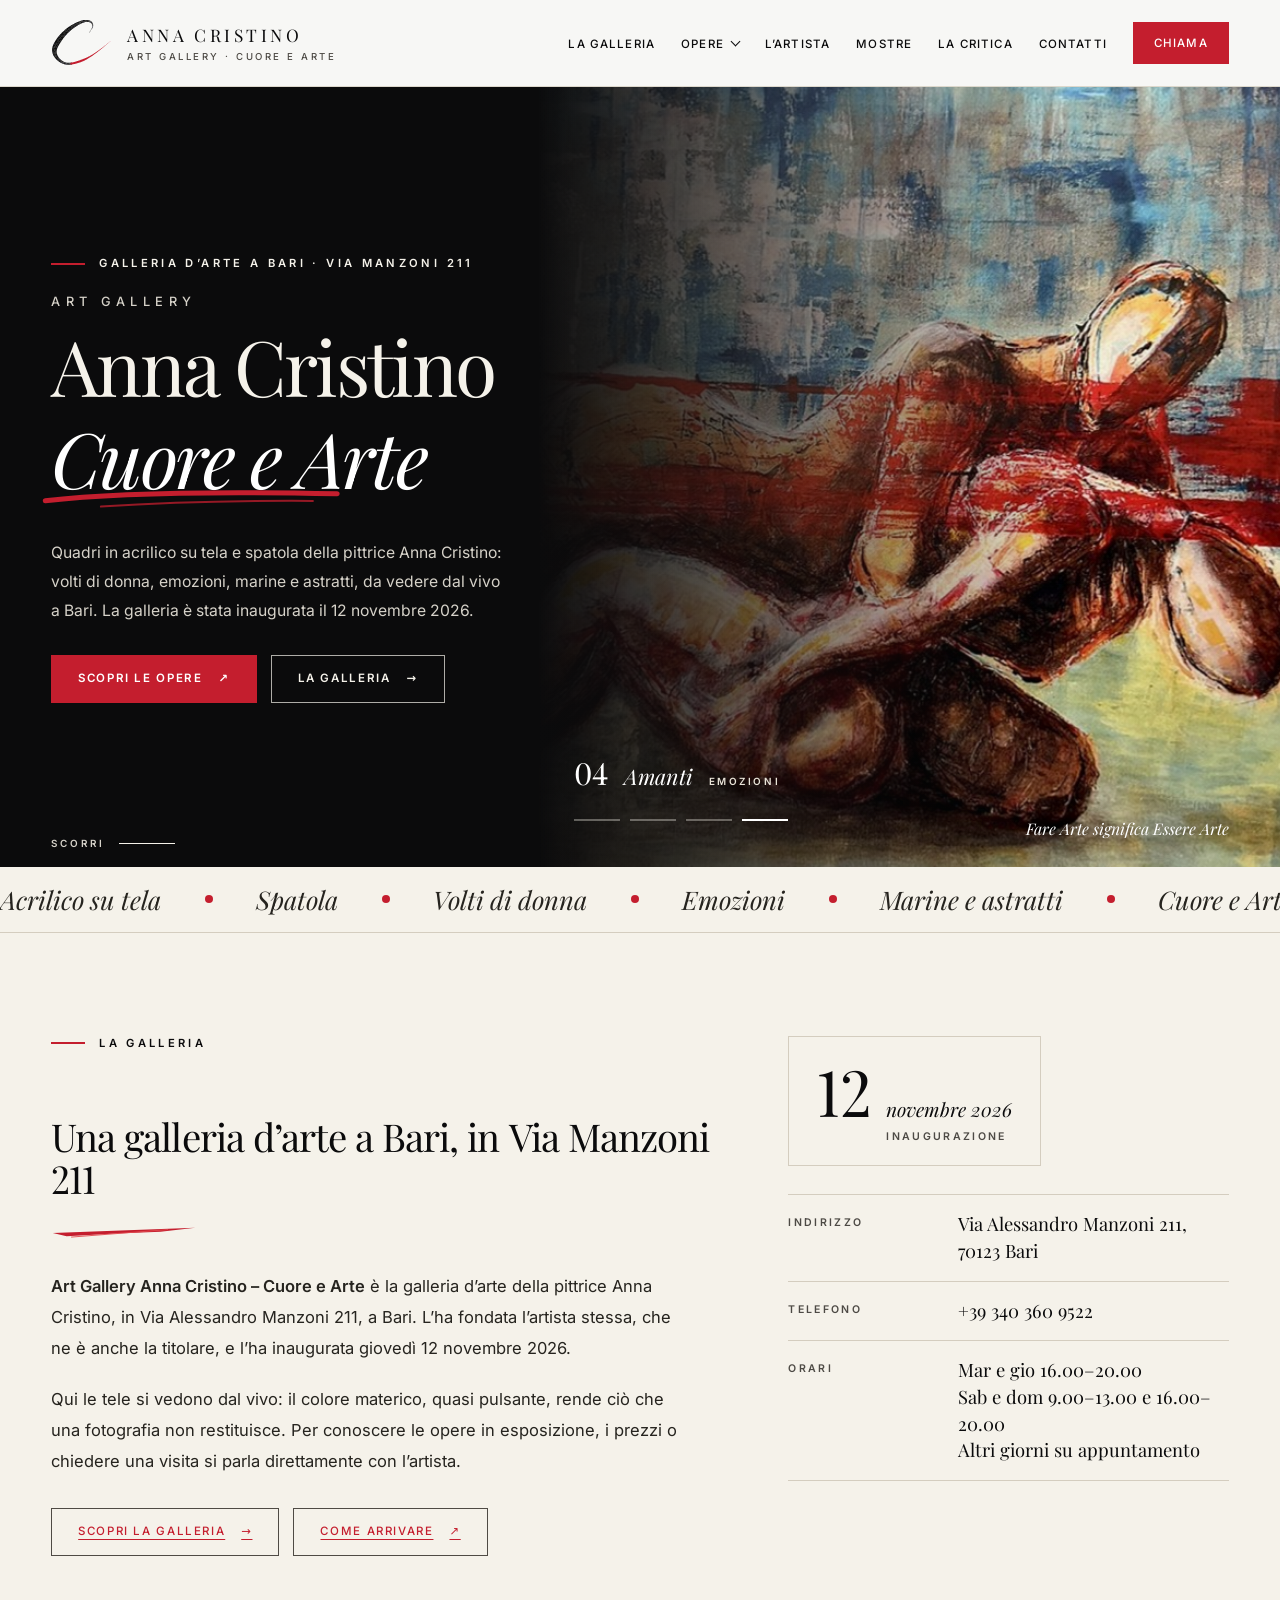
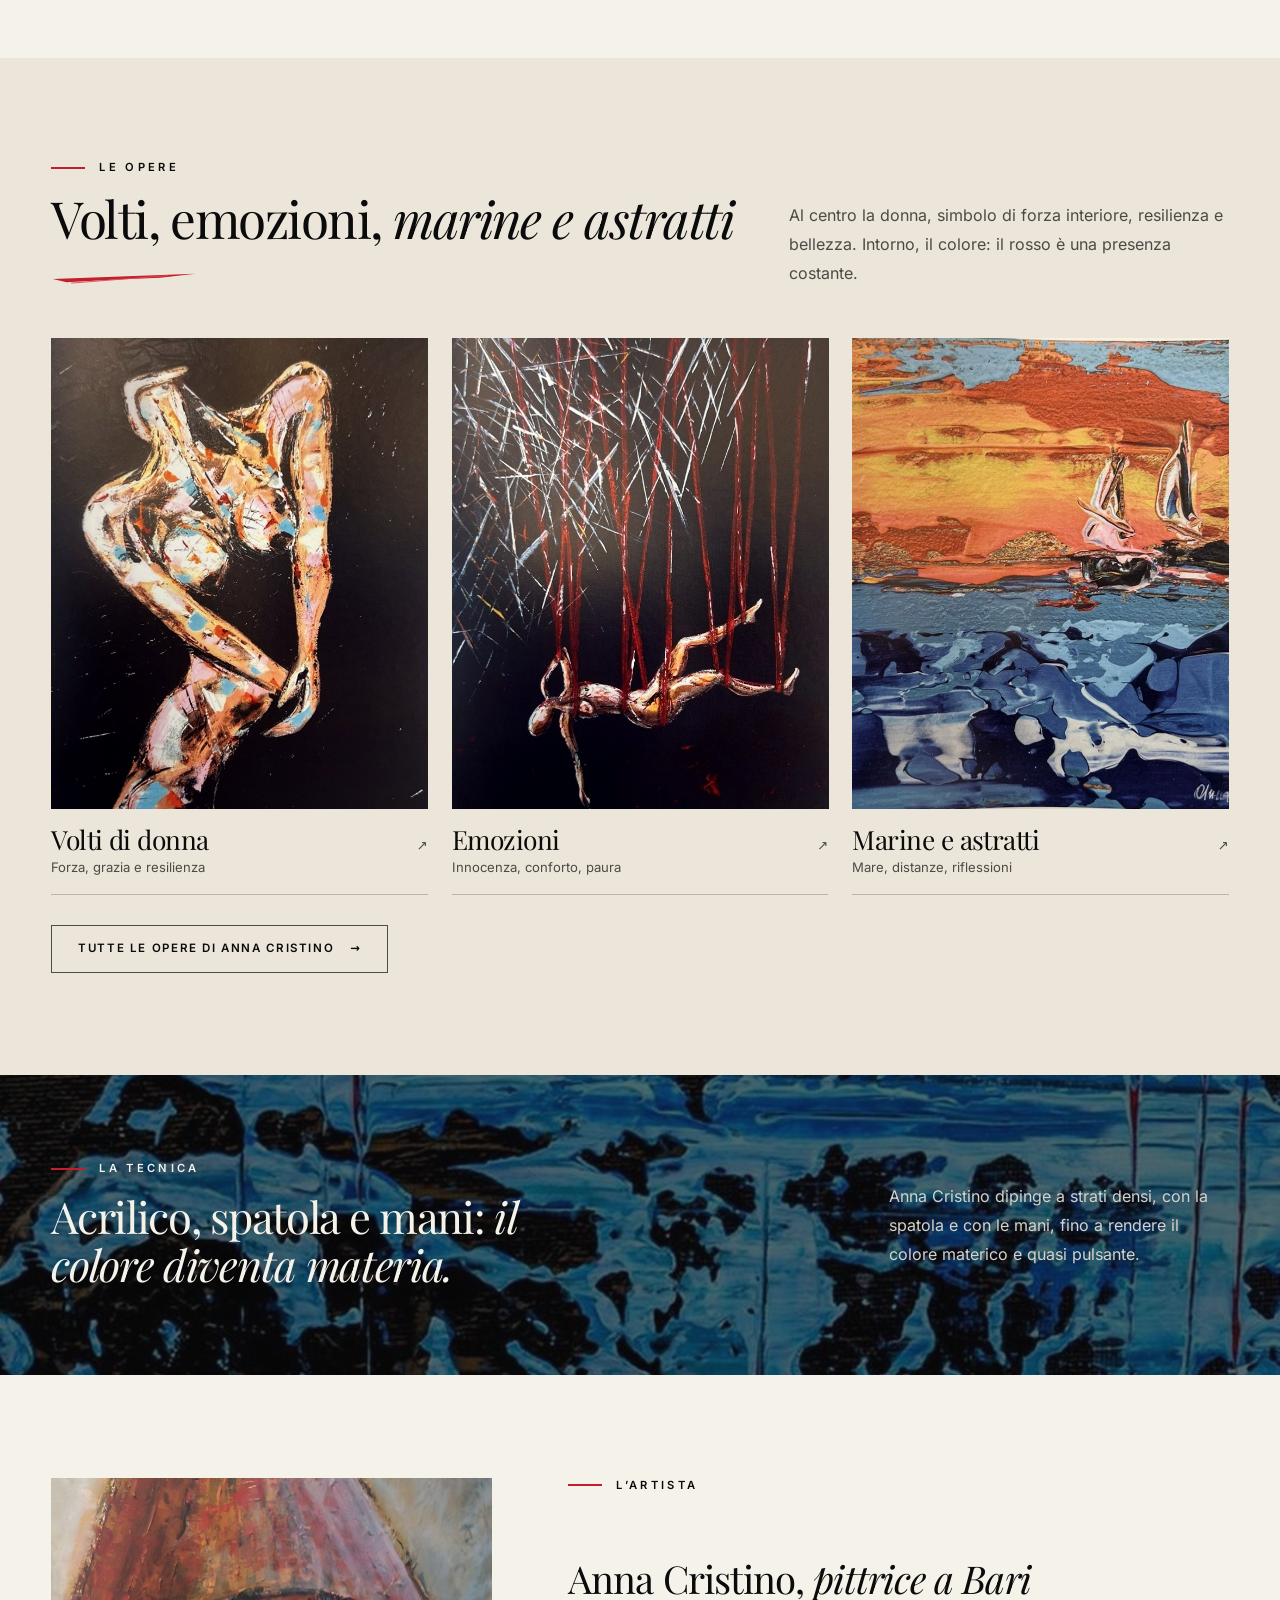
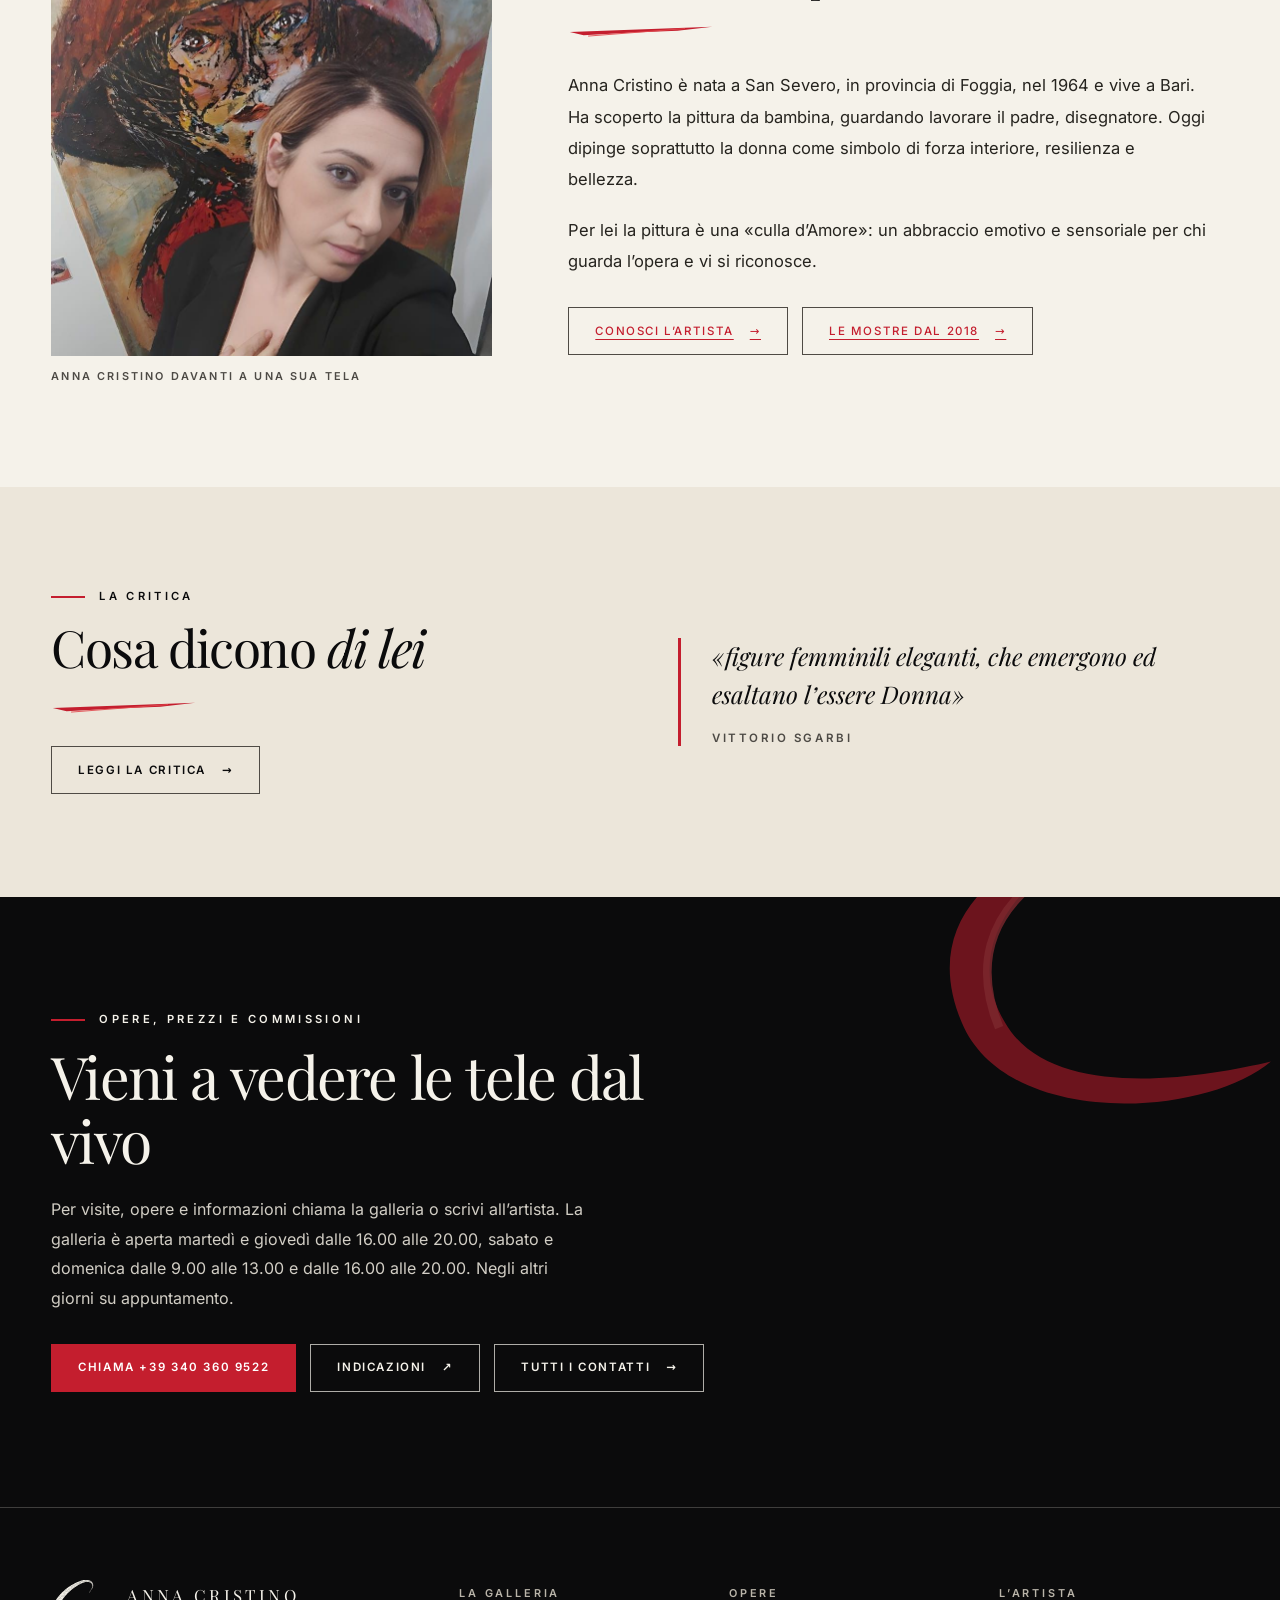
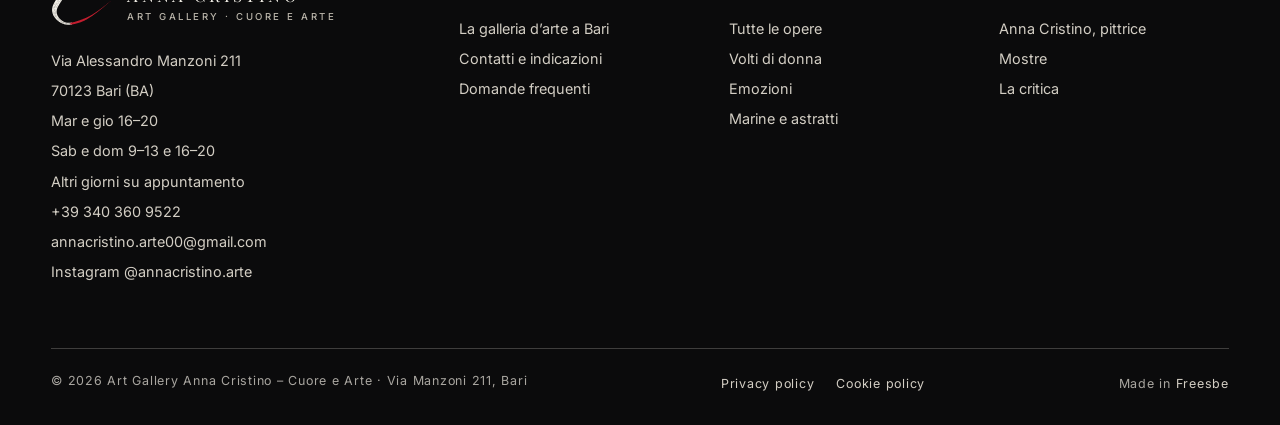
<file: index.html>
<!doctype html>
<html lang="it"><head><meta charset="utf-8">
<meta name="viewport" content="width=device-width, initial-scale=1">
<title>Art Gallery Anna Cristino – Cuore e Arte | Galleria a Bari</title>
<meta name="description" content="Galleria d’arte in Via Manzoni 211 a Bari, inaugurata il 12 novembre 2026. Acrilici su tela e spatola di Anna Cristino da vedere dal vivo.">
<meta name="theme-color" content="#0B0B0C">
<link rel="icon" type="image/svg+xml" href="favicon.svg">
<link rel="preload" href="fonts/playfair-display-latin-400-normal.woff2" as="font" type="font/woff2" crossorigin>
<link rel="preload" href="fonts/inter-latin-400-normal.woff2" as="font" type="font/woff2" crossorigin>
<meta property="og:type" content="website">
<meta property="og:locale" content="it_IT">
<meta property="og:site_name" content="Art Gallery Anna Cristino – Cuore e Arte">
<meta property="og:title" content="Art Gallery Anna Cristino – Cuore e Arte | Galleria a Bari">
<meta property="og:description" content="Galleria d’arte in Via Manzoni 211 a Bari, inaugurata il 12 novembre 2026. Acrilici su tela e spatola di Anna Cristino da vedere dal vivo.">
<link rel="stylesheet" href="style.css">
<script>document.documentElement.className+=" js";try{history.scrollRestoration="manual"}catch(e){}</script>
<script type="application/ld+json">{"@context":"https://schema.org","@type":"ArtGallery","name":"Art Gallery Anna Cristino – Cuore e Arte","alternateName":"Cuore e Arte","description":"Galleria d’arte in Via Manzoni 211 a Bari, inaugurata il 12 novembre 2026. Acrilici su tela e spatola di Anna Cristino da vedere dal vivo.","telephone":"+39 340 360 9522","email":"annacristino.arte00@gmail.com","address":{"@type":"PostalAddress","streetAddress":"Via Alessandro Manzoni 211","postalCode":"70123","addressLocality":"Bari","addressRegion":"BA","addressCountry":"IT"},"foundingDate":"2026-11-12","founder":{"@type":"Person","name":"Anna Cristino"},"sameAs":["https://www.instagram.com/annacristino.arte/"],"hasMap":"https://www.google.com/maps/search/?api=1&query=Art+Gallery+Anna+Cristino+Via+Alessandro+Manzoni+211+70123+Bari","openingHoursSpecification":[{"@type":"OpeningHoursSpecification","dayOfWeek":["Tuesday","Thursday"],"opens":"16:00","closes":"20:00"},{"@type":"OpeningHoursSpecification","dayOfWeek":["Saturday","Sunday"],"opens":"09:00","closes":"13:00"},{"@type":"OpeningHoursSpecification","dayOfWeek":["Saturday","Sunday"],"opens":"16:00","closes":"20:00"}]}</script>
<script type="application/ld+json">{"@context":"https://schema.org","@type":"WebSite","name":"Art Gallery Anna Cristino – Cuore e Arte","inLanguage":"it-IT"}</script>
</head><body>
<a class="skip" href="#main">Vai al contenuto</a>
<header class="header"><div class="container nav"><a class="brand" href="index.html" aria-label="Art Gallery Anna Cristino – Cuore e Arte, home"><img src="img/logo-c-dark.svg" width="62" height="46" alt=""><span class="bt"><b>Anna Cristino</b><span>Art Gallery · Cuore e Arte</span></span></a><button class="burger" type="button" aria-controls="nav" aria-expanded="false" aria-label="Apri il menu"><span></span></button><nav id="nav" class="menu" aria-label="Navigazione principale"><ul><li><a href="la-galleria.html">La galleria</a></li><li class="has-sub"><a href="opere.html">Opere</a><ul class="sub"><li><a href="opere.html">Tutte le opere</a></li><li><a href="volti-di-donna.html">Volti di donna</a></li><li><a href="emozioni.html">Emozioni</a></li><li><a href="marine-e-astratti.html">Marine e astratti</a></li></ul></li><li><a href="anna-cristino-pittrice.html">L’artista</a></li><li><a href="mostre.html">Mostre</a></li><li><a href="critica.html">La critica</a></li><li><a href="contatti.html">Contatti</a></li><li><a class="btn btn-red btn-sm" href="tel:+393403609522">Chiama</a></li></ul></nav></div></header>
<main id="main"><section class="hero"><div class="hero-stage"><figure class="hs ev on" data-t="25 X Noi Tutte" data-s="Evento · 25 novembre" data-h="#evento"><img src="img/evento-25-x-noi-tutte.jpg" width="1080" height="1350" alt="Locandina dell’evento «25 X Noi Tutte», mercoledì 25 novembre alle 18.30, Art Gallery Anna Cristino, Via Manzoni 211, Bari" fetchpriority="high" decoding="async"></figure><figure class="hs" data-t="Ad Lucem" data-s="Emozioni" data-h="emozioni.html"><img src="img/anna-cristino-ad-lucem.jpg" width="1194" height="794" alt="«Ad Lucem», dipinto di Anna Cristino: figura sdraiata che attraversa nastri rossi, gialli, bianchi e azzurri su fondo nero" loading="lazy" decoding="async"style="object-position:50% 30%"></figure><figure class="hs" data-t="The Sea of Love" data-s="Marine e astratti" data-h="marine-e-astratti.html"><img src="img/anna-cristino-the-sea-of-love.jpg" width="896" height="896" alt="«The Sea of Love», dipinto di Anna Cristino: tramonto arancio con due vele su un mare blu a stesure materiche" loading="lazy" decoding="async"style="object-position:50% 50%"></figure><figure class="hs" data-t="Eva" data-s="Volti di donna" data-h="volti-di-donna.html"><img src="img/anna-cristino-eva.jpg" width="645" height="894" alt="«Eva», dipinto di Anna Cristino: figura femminile dalle braccia sollevate sopra il capo, con la pelle a macchie di colore, su fondo nero" loading="lazy" decoding="async"style="object-position:50% 16%"></figure><figure class="hs" data-t="Amanti" data-s="Emozioni" data-h="emozioni.html"><img src="img/anna-cristino-amanti.jpg" width="1264" height="840" alt="«Amanti», dipinto di Anna Cristino: due figure abbracciate su fondo azzurro attraversato da una banda rossa orizzontale" loading="lazy" decoding="async"style="object-position:58% 45%"></figure></div><div class="container"><div class="eyebrow">Galleria d’arte a Bari · Via Manzoni 211</div><h1><span class="ln h-pre"><span>Art Gallery</span></span> <span class="ln"><span>Anna Cristino</span></span> <span class="ln h-tag"><span>Cuore e Arte<svg class="hl" viewBox="0 0 300 20" preserveAspectRatio="none" aria-hidden="true" focusable="false"><path pathLength="1" d="M4 12 C62 4 152 3 296 8"/><path pathLength="1" d="M46 17 C112 12 190 11 258 13"/></svg></span></span></h1><p class="lede">Quadri in acrilico su tela e spatola della pittrice Anna Cristino: volti di donna, emozioni, marine e astratti, da vedere dal vivo a Bari. La galleria è stata inaugurata il 12 novembre 2026.</p><div class="actions"><a class="btn btn-red" href="opere.html">Scopri le opere <span aria-hidden="true">↗</span></a><a class="btn btn-light" href="la-galleria.html">La galleria <span aria-hidden="true">→</span></a></div></div><div class="hero-ui"><div class="hero-meta"><span class="hm-n" aria-hidden="true">01</span><span class="hm-t"><a href="contatti.html">25 X Noi Tutte</a></span><small class="hm-s">Evento · 25 novembre</small></div><div class="hero-dots" role="group" aria-label="Opere in evidenza"><button class="hd on" type="button" aria-label="Mostra la locandina dell’evento «25 X Noi Tutte»" aria-current="true"><i></i></button><button class="hd" type="button" aria-label="Mostra l’opera «Ad Lucem»"><i></i></button><button class="hd" type="button" aria-label="Mostra l’opera «The Sea of Love»"><i></i></button><button class="hd" type="button" aria-label="Mostra l’opera «Eva»"><i></i></button><button class="hd" type="button" aria-label="Mostra l’opera «Amanti»"><i></i></button></div></div><div class="hero-cap">Fare Arte significa Essere Arte</div><a class="scroll-cue" href="#intro" aria-label="Scorri alla presentazione della galleria"><span>Scorri</span><i aria-hidden="true"></i></a></section><section class="evb" id="evento" aria-labelledby="evb-t"><div class="container"><div class="evb-grid"><a class="evb-img" href="img/evento-25-x-noi-tutte.jpg" target="_blank" rel="noopener" aria-label="Apri la locandina a tutta grandezza"><img src="img/evento-25-x-noi-tutte.jpg" width="1080" height="1350" alt="Locandina dell’evento «25 X Noi Tutte», mercoledì 25 novembre alle 18.30, Art Gallery Anna Cristino, Via Manzoni 211, Bari" loading="lazy" decoding="async"></a><div class="evb-txt"><div class="eyebrow">Evento in galleria</div><h2 class="h2" id="evb-t">25 <i>X Noi Tutte</i></h2><p class="evb-when"><b>Mercoledì 25 novembre 2026, ore 18.30</b><span>Art Gallery Anna Cristino · Via Manzoni 211, Bari</span></p><p>Il 25 novembre, Giornata internazionale per l’eliminazione della violenza contro le donne, la galleria ospita una serata di parole, poesia e musica tra le tele di Anna Cristino, a cura di Serena De Sandi e Maria Pia Latorre.</p><dl class="evb-who"><div><dt>Intervengono</dt><dd>Anna Cristino, pittrice · Mirella Giannini, sociologa</dd></div><div><dt>Interventi poetici</dt><dd>Mauro De Pasquale · Beatrice Lippo · Pippo Marzulli · Paolo Polvani · Giusy Scattarelli · Elisabetta Stragapede</dd></div><div><dt>Interventi musicali</dt><dd>Angel De Palma, artista · Paolo Troccoli, cantautore</dd></div></dl><div class="actions"><a class="btn btn-red" href="https://www.google.com/maps/dir/?api=1&destination=Art+Gallery+Anna+Cristino+Via+Alessandro+Manzoni+211+70123+Bari" target="_blank" rel="noopener">Come arrivare <span aria-hidden="true">↗</span></a><a class="btn btn-dark" href="tel:+393403609522">Chiama la galleria <span aria-hidden="true">→</span></a></div></div></div></div></section><script>(function(){if(Date.now()<Date.UTC(2026,10,25,23,0,0))return;var h=document.querySelector(".hero"),q=function(s){return h.querySelector(s)};var e=q(".hs.ev"),d=q(".hd"),p=document.querySelector(".evb");if(e)e.remove();if(d)d.remove();if(p)p.remove();var f=q(".hs"),b=q(".hd");if(!f)return;f.classList.add("on");b.classList.add("on");b.setAttribute("aria-current","true");var a=q(".hm-t a");a.textContent=f.getAttribute("data-t");a.setAttribute("href",f.getAttribute("data-h"));q(".hm-s").textContent=f.getAttribute("data-s");})();</script><div class="ticker" aria-hidden="true"><div class="ticker-track"><span>Acrilico su tela</span><span>Spatola</span><span>Volti di donna</span><span>Emozioni</span><span>Marine e astratti</span><span>Cuore e Arte</span><span>Via Manzoni 211, Bari</span><span>Acrilico su tela</span><span>Spatola</span><span>Volti di donna</span><span>Emozioni</span><span>Marine e astratti</span><span>Cuore e Arte</span><span>Via Manzoni 211, Bari</span></div></div><section class="section" id="intro"><div class="container cols2 l"><div class="prose"><div class="eyebrow">La galleria</div><h2 class="h2" style="margin-bottom:6px">Una galleria d’arte a Bari, in Via Manzoni 211</h2><span class="brush" aria-hidden="true"></span><p style="margin-top:30px"><strong>Art Gallery Anna Cristino – Cuore e Arte</strong> è la galleria d’arte della pittrice Anna Cristino, in Via Alessandro Manzoni 211, a Bari. L’ha fondata l’artista stessa, che ne è anche la titolare, e l’ha inaugurata giovedì 12 novembre 2026.</p><p>Qui le tele si vedono dal vivo: il colore materico, quasi pulsante, rende ciò che una fotografia non restituisce. Per conoscere le opere in esposizione, i prezzi o chiedere una visita si parla direttamente con l’artista.</p><div class="actions"><a class="btn btn-dark" href="la-galleria.html">Scopri la galleria <span aria-hidden="true">→</span></a><a class="btn btn-dark" href="https://www.google.com/maps/dir/?api=1&destination=Art+Gallery+Anna+Cristino+Via+Alessandro+Manzoni+211+70123+Bari" target="_blank" rel="noopener">Come arrivare <span aria-hidden="true">↗</span></a></div></div><aside><div class="badge"><b>12</b><div><span>novembre 2026</span><small>Inaugurazione</small></div></div><dl class="facts" style="margin-top:28px"><div><dt>Indirizzo</dt><dd>Via Alessandro Manzoni 211, 70123 Bari</dd></div><div><dt>Telefono</dt><dd><a href="tel:+393403609522">+39 340 360 9522</a></dd></div><div><dt>Orari</dt><dd>Mar e gio 16.00–20.00<br>Sab e dom 9.00–13.00 e 16.00–20.00<br>Altri giorni su appuntamento</dd></div></dl></aside></div></section><section class="section sand"><div class="container"><div class="sh"><div><div class="eyebrow">Le opere</div><h2>Volti, emozioni, <i>marine e astratti</i></h2><span class="brush" aria-hidden="true"></span></div><p>Al centro la donna, simbolo di forza interiore, resilienza e bellezza. Intorno, il colore: il rosso è una presenza costante.</p></div><div class="tiles"><a class="tile" href="volti-di-donna.html"><div class="im"><img src="img/anna-cristino-eva.jpg" width="645" height="894" alt="«Eva», dipinto di Anna Cristino: figura femminile dalle braccia sollevate sopra il capo, con la pelle a macchie di colore, su fondo nero" loading="lazy" decoding="async"></div><div class="cap"><div><h3>Volti di donna</h3><span>Forza, grazia e resilienza</span></div><span class="arrow" aria-hidden="true">↗</span></div></a><a class="tile" href="emozioni.html"><div class="im"><img src="img/anna-cristino-legami.jpg" width="693" height="994" alt="«Legami», dipinto di Anna Cristino: figura sospesa a fili rossi, su fondo nero attraversato da segni bianchi" loading="lazy" decoding="async"></div><div class="cap"><div><h3>Emozioni</h3><span>Innocenza, conforto, paura</span></div><span class="arrow" aria-hidden="true">↗</span></div></a><a class="tile" href="marine-e-astratti.html"><div class="im"><img src="img/anna-cristino-the-sea-of-love.jpg" width="896" height="896" alt="«The Sea of Love», dipinto di Anna Cristino: tramonto arancio con due vele su un mare blu a stesure materiche" loading="lazy" decoding="async"></div><div class="cap"><div><h3>Marine e astratti</h3><span>Mare, distanze, riflessioni</span></div><span class="arrow" aria-hidden="true">↗</span></div></a></div><div class="actions"><a class="btn btn-dark" href="opere.html">Tutte le opere di Anna Cristino <span aria-hidden="true">→</span></a></div></div></section><section class="pause" style="background-image:url(img/texture/blu-stratificato.jpg);min-height:300px"><div class="container"><div><div class="eyebrow">La tecnica</div><h2 style="margin-top:16px">Acrilico, spatola e mani: <i>il colore diventa materia.</i></h2></div><p style="max-width:34ch;color:#d6d2c9;line-height:1.8">Anna Cristino dipinge a strati densi, con la spatola e con le mani, fino a rendere il colore materico e quasi pulsante.</p></div></section><section class="section"><div class="container cols2 r"><figure class="fig"><img src="img/anna-cristino-pittrice-davanti-a-un-suo-ritratto.jpg" width="883" height="960" alt="Anna Cristino davanti a una sua tela che ritrae un volto con un grande cappello rosso" loading="lazy" decoding="async"><figcaption>Anna Cristino davanti a una sua tela</figcaption></figure><div class="prose"><div class="eyebrow">L’artista</div><h2 class="h2" style="margin-bottom:6px">Anna Cristino, <i>pittrice a Bari</i></h2><span class="brush" aria-hidden="true"></span><p style="margin-top:30px">Anna Cristino è nata a San Severo, in provincia di Foggia, nel 1964 e vive a Bari. Ha scoperto la pittura da bambina, guardando lavorare il padre, disegnatore. Oggi dipinge soprattutto la donna come simbolo di forza interiore, resilienza e bellezza.</p><p>Per lei la pittura è una «culla d’Amore»: un abbraccio emotivo e sensoriale per chi guarda l’opera e vi si riconosce.</p><div class="actions"><a class="btn btn-dark" href="anna-cristino-pittrice.html">Conosci l’artista <span aria-hidden="true">→</span></a><a class="btn btn-dark" href="mostre.html">Le mostre dal 2018 <span aria-hidden="true">→</span></a></div></div></div></section><section class="section sand"><div class="container cols2" style="align-items:center"><div><div class="eyebrow">La critica</div><h2 class="h2" style="margin-bottom:6px">Cosa dicono <i>di lei</i></h2><span class="brush" aria-hidden="true"></span><div class="actions"><a class="btn btn-dark" href="critica.html">Leggi la critica <span aria-hidden="true">→</span></a></div></div><blockquote class="quote"><p>«figure femminili eleganti, che emergono ed esaltano l’essere Donna»</p><cite>Vittorio Sgarbi</cite></blockquote></div></section><section class="cta"><div class="container"><div class="eyebrow">Opere, prezzi e commissioni</div><h2>Vieni a vedere le tele dal vivo</h2><p>Per visite, opere e informazioni chiama la galleria o scrivi all’artista. La galleria è aperta martedì e giovedì dalle 16.00 alle 20.00, sabato e domenica dalle 9.00 alle 13.00 e dalle 16.00 alle 20.00. Negli altri giorni su appuntamento.</p><div class="actions"><a class="btn btn-red" href="tel:+393403609522">Chiama +39 340 360 9522</a><a class="btn btn-light" href="https://www.google.com/maps/dir/?api=1&destination=Art+Gallery+Anna+Cristino+Via+Alessandro+Manzoni+211+70123+Bari" target="_blank" rel="noopener">Indicazioni <span aria-hidden="true">↗</span></a><a class="btn btn-light" href="contatti.html">Tutti i contatti <span aria-hidden="true">→</span></a></div></div></section></main>
<footer class="footer"><div class="container"><div class="fcols"><div><div class="fbrand"><img src="img/logo-c.svg" width="62" height="46" alt=""><div><b>Anna Cristino</b><span>Art Gallery · Cuore e Arte</span></div></div><address><p>Via Alessandro Manzoni 211<br>70123 Bari (BA)</p><p class="fhours">Mar e gio 16–20<br>Sab e dom 9–13 e 16–20<br>Altri giorni su appuntamento</p><a href="tel:+393403609522">+39 340 360 9522</a><a href="mailto:annacristino.arte00@gmail.com?subject=Richiesta%20informazioni%20-%20Art%20Gallery%20Anna%20Cristino">annacristino.arte00@gmail.com</a><a href="https://www.instagram.com/annacristino.arte/" rel="noopener" target="_blank">Instagram @annacristino.arte</a></address></div><div><h4>La galleria</h4><a href="la-galleria.html">La galleria d’arte a Bari</a><a href="contatti.html">Contatti e indicazioni</a><a href="domande-frequenti.html">Domande frequenti</a></div><div><h4>Opere</h4><a href="opere.html">Tutte le opere</a><a href="volti-di-donna.html">Volti di donna</a><a href="emozioni.html">Emozioni</a><a href="marine-e-astratti.html">Marine e astratti</a></div><div><h4>L’artista</h4><a href="anna-cristino-pittrice.html">Anna Cristino, pittrice</a><a href="mostre.html">Mostre</a><a href="critica.html">La critica</a></div></div><div class="fbottom"><span>© 2026 Art Gallery Anna Cristino – Cuore e Arte · Via Manzoni 211, Bari</span><span class="flegal"><a href="privacy-policy.html">Privacy policy</a><a href="cookie-policy.html">Cookie policy</a></span><span>Made in <a href="https://freesbe.it" rel="nofollow noopener" target="_blank">Freesbe</a></span></div></div></footer>
<script src="site.js" defer></script></body></html>
</file>
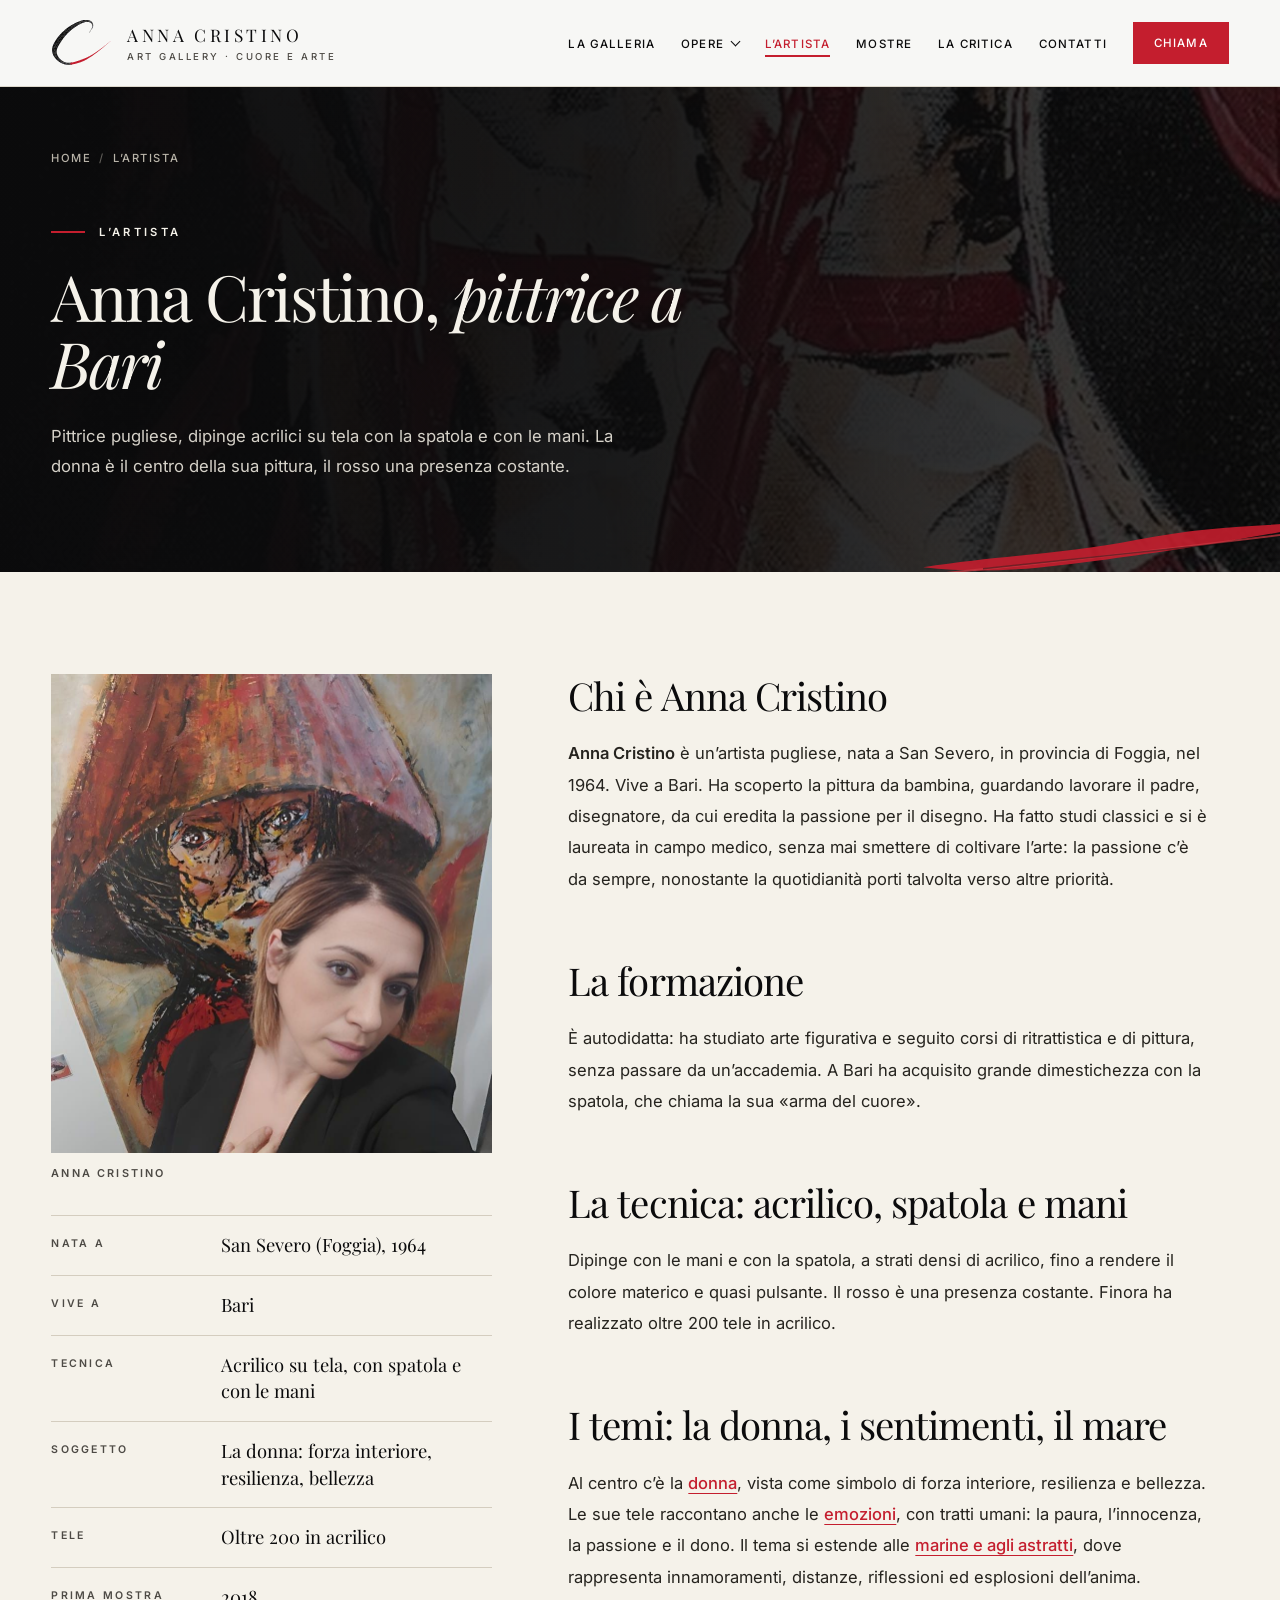
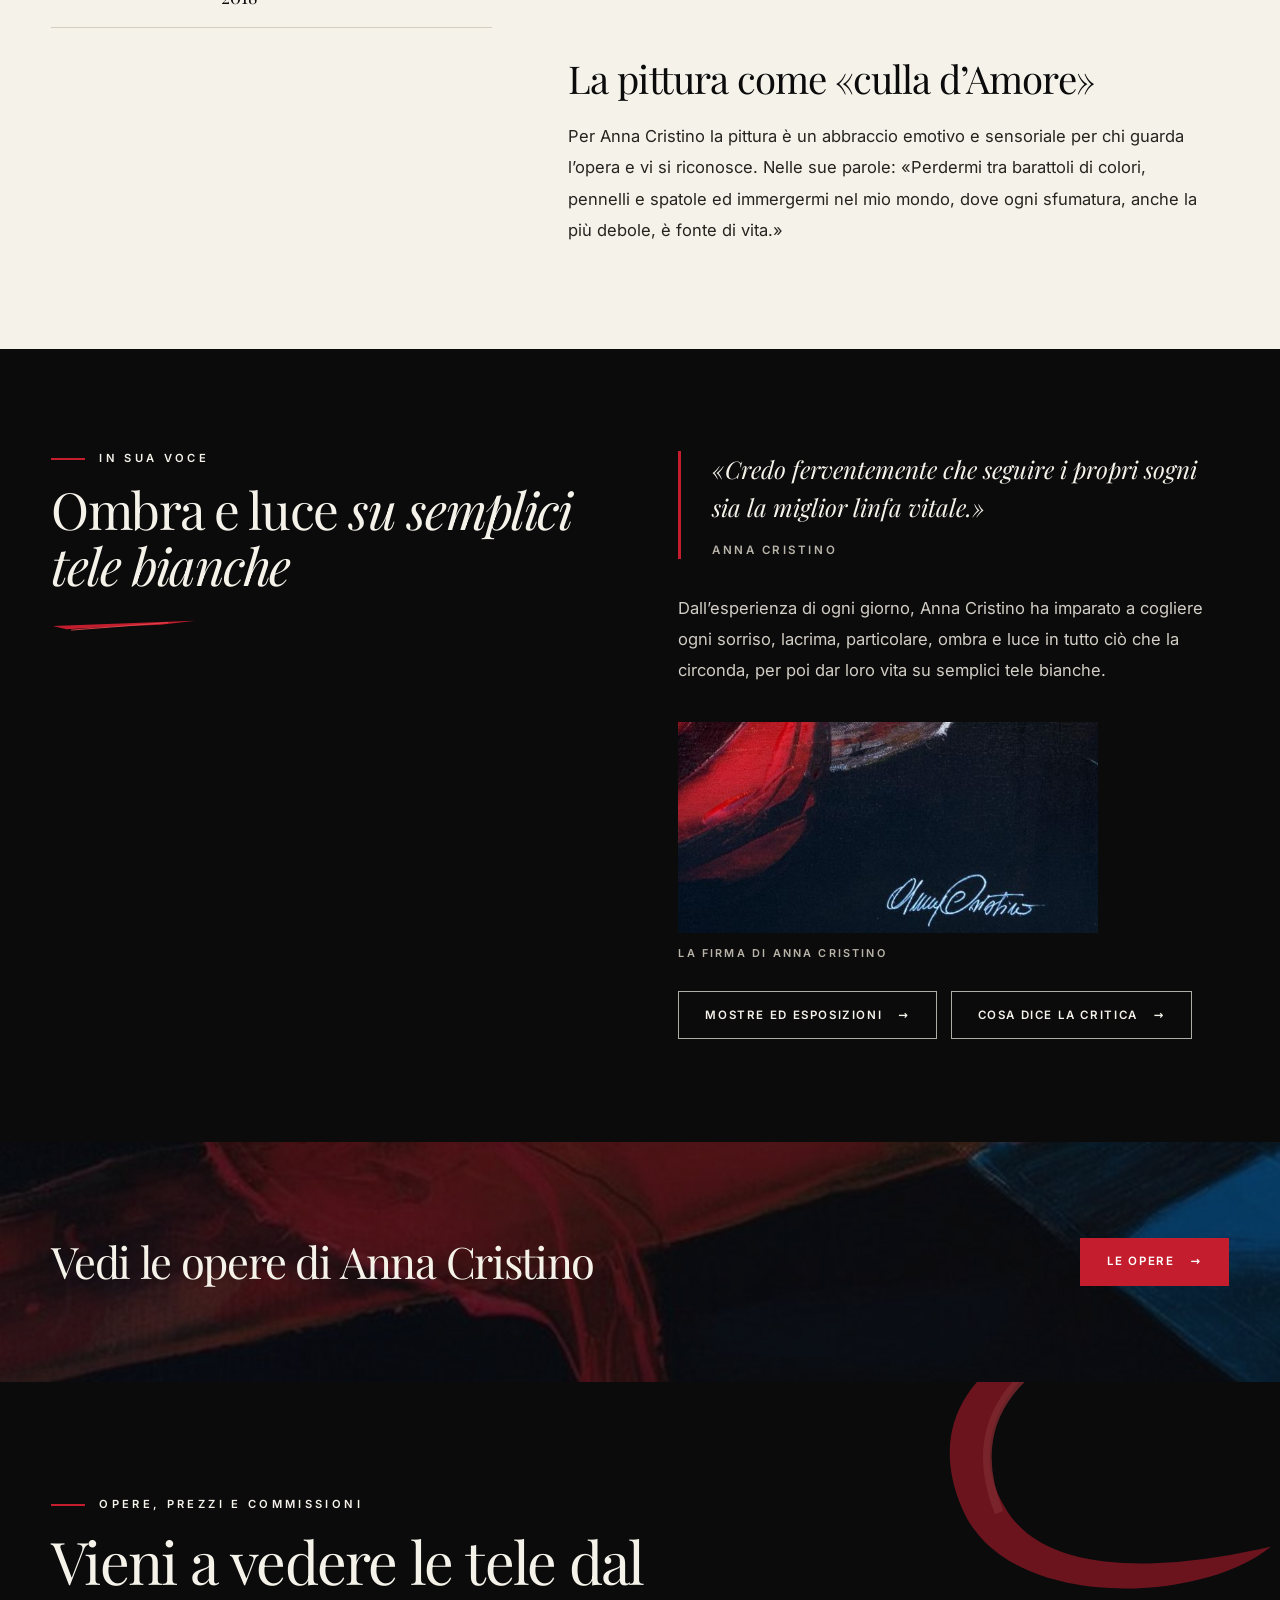
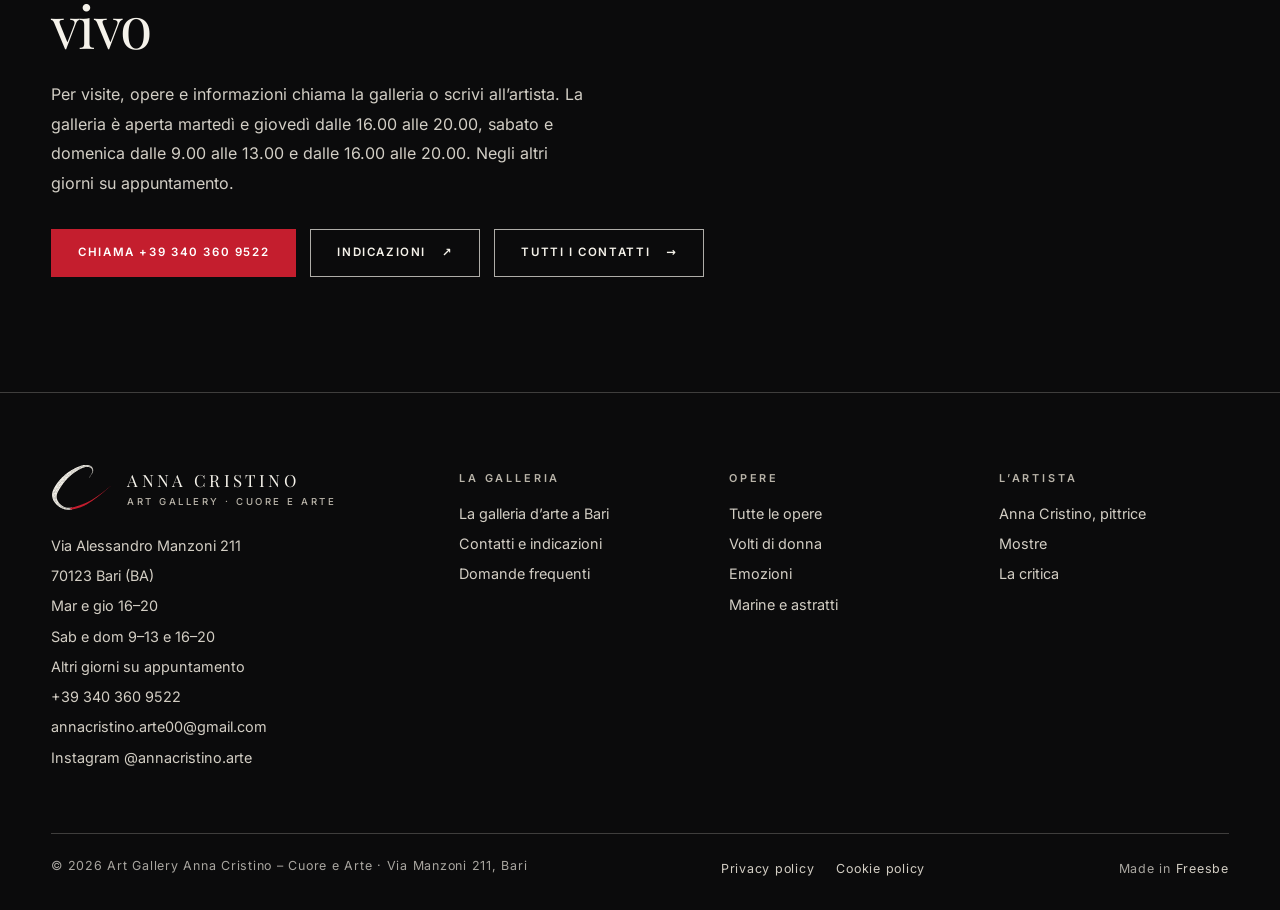
<file: anna-cristino-pittrice.html>
<!doctype html>
<html lang="it"><head><meta charset="utf-8">
<meta name="viewport" content="width=device-width, initial-scale=1">
<title>Anna Cristino, pittrice a Bari | Biografia e percorso</title>
<meta name="description" content="Anna Cristino, pittrice pugliese nata a San Severo nel 1964 e residente a Bari: acrilico su tela, spatola e mani. Biografia, formazione e tecnica.">
<meta name="theme-color" content="#0B0B0C">
<link rel="icon" type="image/svg+xml" href="favicon.svg">
<link rel="preload" href="fonts/playfair-display-latin-400-normal.woff2" as="font" type="font/woff2" crossorigin>
<link rel="preload" href="fonts/inter-latin-400-normal.woff2" as="font" type="font/woff2" crossorigin>
<meta property="og:type" content="website">
<meta property="og:locale" content="it_IT">
<meta property="og:site_name" content="Art Gallery Anna Cristino – Cuore e Arte">
<meta property="og:title" content="Anna Cristino, pittrice a Bari | Biografia e percorso">
<meta property="og:description" content="Anna Cristino, pittrice pugliese nata a San Severo nel 1964 e residente a Bari: acrilico su tela, spatola e mani. Biografia, formazione e tecnica.">
<link rel="stylesheet" href="style.css">
<script>document.documentElement.className+=" js";try{history.scrollRestoration="manual"}catch(e){}</script>
<script type="application/ld+json">{"@context":"https://schema.org","@type":"Person","name":"Anna Cristino","jobTitle":"Pittrice","description":"Pittrice pugliese nata a San Severo (Foggia) nel 1964, vive a Bari. Dipinge acrilici su tela con la spatola e con le mani.","birthDate":"1964","birthPlace":{"@type":"Place","name":"San Severo (Foggia)"},"homeLocation":{"@type":"Place","name":"Bari"},"sameAs":["https://www.instagram.com/annacristino.arte/"],"workLocation":{"@type":"ArtGallery","name":"Art Gallery Anna Cristino – Cuore e Arte","address":{"@type":"PostalAddress","streetAddress":"Via Alessandro Manzoni 211","postalCode":"70123","addressLocality":"Bari","addressRegion":"BA","addressCountry":"IT"}}}</script>
<script type="application/ld+json">{"@context":"https://schema.org","@type":"BreadcrumbList","itemListElement":[{"@type":"ListItem","position":1,"name":"Home"},{"@type":"ListItem","position":2,"name":"L'artista"}]}</script>
</head><body>
<a class="skip" href="#main">Vai al contenuto</a>
<header class="header"><div class="container nav"><a class="brand" href="index.html" aria-label="Art Gallery Anna Cristino – Cuore e Arte, home"><img src="img/logo-c-dark.svg" width="62" height="46" alt=""><span class="bt"><b>Anna Cristino</b><span>Art Gallery · Cuore e Arte</span></span></a><button class="burger" type="button" aria-controls="nav" aria-expanded="false" aria-label="Apri il menu"><span></span></button><nav id="nav" class="menu" aria-label="Navigazione principale"><ul><li><a href="la-galleria.html">La galleria</a></li><li class="has-sub"><a href="opere.html">Opere</a><ul class="sub"><li><a href="opere.html">Tutte le opere</a></li><li><a href="volti-di-donna.html">Volti di donna</a></li><li><a href="emozioni.html">Emozioni</a></li><li><a href="marine-e-astratti.html">Marine e astratti</a></li></ul></li><li><a href="anna-cristino-pittrice.html" aria-current="page">L’artista</a></li><li><a href="mostre.html">Mostre</a></li><li><a href="critica.html">La critica</a></li><li><a href="contatti.html">Contatti</a></li><li><a class="btn btn-red btn-sm" href="tel:+393403609522">Chiama</a></li></ul></nav></div></header>
<main id="main"><section class="phero"><div class="tex" style="background-image:url(img/texture/avorio-incisioni.jpg)"></div><div class="container"><nav class="crumbs" aria-label="Briciole di pane"><ol><li><a href="index.html">Home</a></li><li aria-current="page">L’artista</li></ol></nav><div class="eyebrow">L’artista</div><h1>Anna Cristino, <i>pittrice a Bari</i></h1><p class="lede">Pittrice pugliese, dipinge acrilici su tela con la spatola e con le mani. La donna è il centro della sua pittura, il rosso una presenza costante.</p></div></section><section class="section"><div class="container cols2 r"><div class="sticky"><figure class="fig"><img src="img/anna-cristino-pittrice-davanti-a-un-suo-ritratto.jpg" width="883" height="960" alt="Anna Cristino davanti a una sua tela che ritrae un volto con un grande cappello rosso" loading="lazy" decoding="async"><figcaption>Anna Cristino</figcaption></figure><dl class="facts" style="margin-top:34px"><div><dt>Nata a</dt><dd>San Severo (Foggia), 1964</dd></div><div><dt>Vive a</dt><dd>Bari</dd></div><div><dt>Tecnica</dt><dd>Acrilico su tela, con spatola e con le mani</dd></div><div><dt>Soggetto</dt><dd>La donna: forza interiore, resilienza, bellezza</dd></div><div><dt>Tele</dt><dd>Oltre 200 in acrilico</dd></div><div><dt>Prima mostra</dt><dd>2018</dd></div></dl></div><div class="prose"><h2>Chi è Anna Cristino</h2><p><strong>Anna Cristino</strong> è un’artista pugliese, nata a San Severo, in provincia di Foggia, nel 1964. Vive a Bari. Ha scoperto la pittura da bambina, guardando lavorare il padre, disegnatore, da cui eredita la passione per il disegno. Ha fatto studi classici e si è laureata in campo medico, senza mai smettere di coltivare l’arte: la passione c’è da sempre, nonostante la quotidianità porti talvolta verso altre priorità.</p><h2>La formazione</h2><p>È autodidatta: ha studiato arte figurativa e seguito corsi di ritrattistica e di pittura, senza passare da un’accademia. A Bari ha acquisito grande dimestichezza con la spatola, che chiama la sua «arma del cuore».</p><h2>La tecnica: acrilico, spatola e mani</h2><p>Dipinge con le mani e con la spatola, a strati densi di acrilico, fino a rendere il colore materico e quasi pulsante. Il rosso è una presenza costante. Finora ha realizzato oltre 200 tele in acrilico.</p><h2>I temi: la donna, i sentimenti, il mare</h2><p>Al centro c’è la <a href="volti-di-donna.html">donna</a>, vista come simbolo di forza interiore, resilienza e bellezza. Le sue tele raccontano anche le <a href="emozioni.html">emozioni</a>, con tratti umani: la paura, l’innocenza, la passione e il dono. Il tema si estende alle <a href="marine-e-astratti.html">marine e agli astratti</a>, dove rappresenta innamoramenti, distanze, riflessioni ed esplosioni dell’anima.</p><h2>La pittura come «culla d’Amore»</h2><p>Per Anna Cristino la pittura è un abbraccio emotivo e sensoriale per chi guarda l’opera e vi si riconosce. Nelle sue parole: «Perdermi tra barattoli di colori, pennelli e spatole ed immergermi nel mio mondo, dove ogni sfumatura, anche la più debole, è fonte di vita.»</p></div></div></section><section class="section dark"><div class="container cols2"><div class="sticky"><div class="eyebrow">In sua voce</div><h2 class="h2" style="margin:14px 0 6px">Ombra e luce <i>su semplici tele bianche</i></h2><span class="brush" aria-hidden="true"></span></div><div><blockquote class="quote"><p>«Credo ferventemente che seguire i propri sogni sia la miglior linfa vitale.»</p><cite>Anna Cristino</cite></blockquote><div class="prose" style="margin-top:34px"><p>Dall’esperienza di ogni giorno, Anna Cristino ha imparato a cogliere ogni sorriso, lacrima, particolare, ombra e luce in tutto ciò che la circonda, per poi dar loro vita su semplici tele bianche.</p></div><figure class="fig" style="margin-top:36px;max-width:420px"><img src="img/anna-cristino-firma.jpg" width="616" height="309" alt="La firma di Anna Cristino in blu su una tela nera e rossa" loading="lazy" decoding="async"><figcaption>La firma di Anna Cristino</figcaption></figure><div class="actions"><a class="btn btn-light" href="mostre.html">Mostre ed esposizioni <span aria-hidden="true">→</span></a><a class="btn btn-light" href="critica.html">Cosa dice la critica <span aria-hidden="true">→</span></a></div></div></div></section><section class="pause" style="background-image:url(img/texture/rosso-gestuale.jpg)"><div class="container"><h2>Vedi le opere di Anna Cristino</h2><a class="btn btn-red" href="opere.html">Le opere <span aria-hidden="true">→</span></a></div></section><section class="cta"><div class="container"><div class="eyebrow">Opere, prezzi e commissioni</div><h2>Vieni a vedere le tele dal vivo</h2><p>Per visite, opere e informazioni chiama la galleria o scrivi all’artista. La galleria è aperta martedì e giovedì dalle 16.00 alle 20.00, sabato e domenica dalle 9.00 alle 13.00 e dalle 16.00 alle 20.00. Negli altri giorni su appuntamento.</p><div class="actions"><a class="btn btn-red" href="tel:+393403609522">Chiama +39 340 360 9522</a><a class="btn btn-light" href="https://www.google.com/maps/dir/?api=1&destination=Art+Gallery+Anna+Cristino+Via+Alessandro+Manzoni+211+70123+Bari" target="_blank" rel="noopener">Indicazioni <span aria-hidden="true">↗</span></a><a class="btn btn-light" href="contatti.html">Tutti i contatti <span aria-hidden="true">→</span></a></div></div></section></main>
<footer class="footer"><div class="container"><div class="fcols"><div><div class="fbrand"><img src="img/logo-c.svg" width="62" height="46" alt=""><div><b>Anna Cristino</b><span>Art Gallery · Cuore e Arte</span></div></div><address><p>Via Alessandro Manzoni 211<br>70123 Bari (BA)</p><p class="fhours">Mar e gio 16–20<br>Sab e dom 9–13 e 16–20<br>Altri giorni su appuntamento</p><a href="tel:+393403609522">+39 340 360 9522</a><a href="mailto:annacristino.arte00@gmail.com?subject=Richiesta%20informazioni%20-%20Art%20Gallery%20Anna%20Cristino">annacristino.arte00@gmail.com</a><a href="https://www.instagram.com/annacristino.arte/" rel="noopener" target="_blank">Instagram @annacristino.arte</a></address></div><div><h4>La galleria</h4><a href="la-galleria.html">La galleria d’arte a Bari</a><a href="contatti.html">Contatti e indicazioni</a><a href="domande-frequenti.html">Domande frequenti</a></div><div><h4>Opere</h4><a href="opere.html">Tutte le opere</a><a href="volti-di-donna.html">Volti di donna</a><a href="emozioni.html">Emozioni</a><a href="marine-e-astratti.html">Marine e astratti</a></div><div><h4>L’artista</h4><a href="anna-cristino-pittrice.html">Anna Cristino, pittrice</a><a href="mostre.html">Mostre</a><a href="critica.html">La critica</a></div></div><div class="fbottom"><span>© 2026 Art Gallery Anna Cristino – Cuore e Arte · Via Manzoni 211, Bari</span><span class="flegal"><a href="privacy-policy.html">Privacy policy</a><a href="cookie-policy.html">Cookie policy</a></span><span>Made in <a href="https://freesbe.it" rel="nofollow noopener" target="_blank">Freesbe</a></span></div></div></footer>
<script src="site.js" defer></script></body></html>
</file>
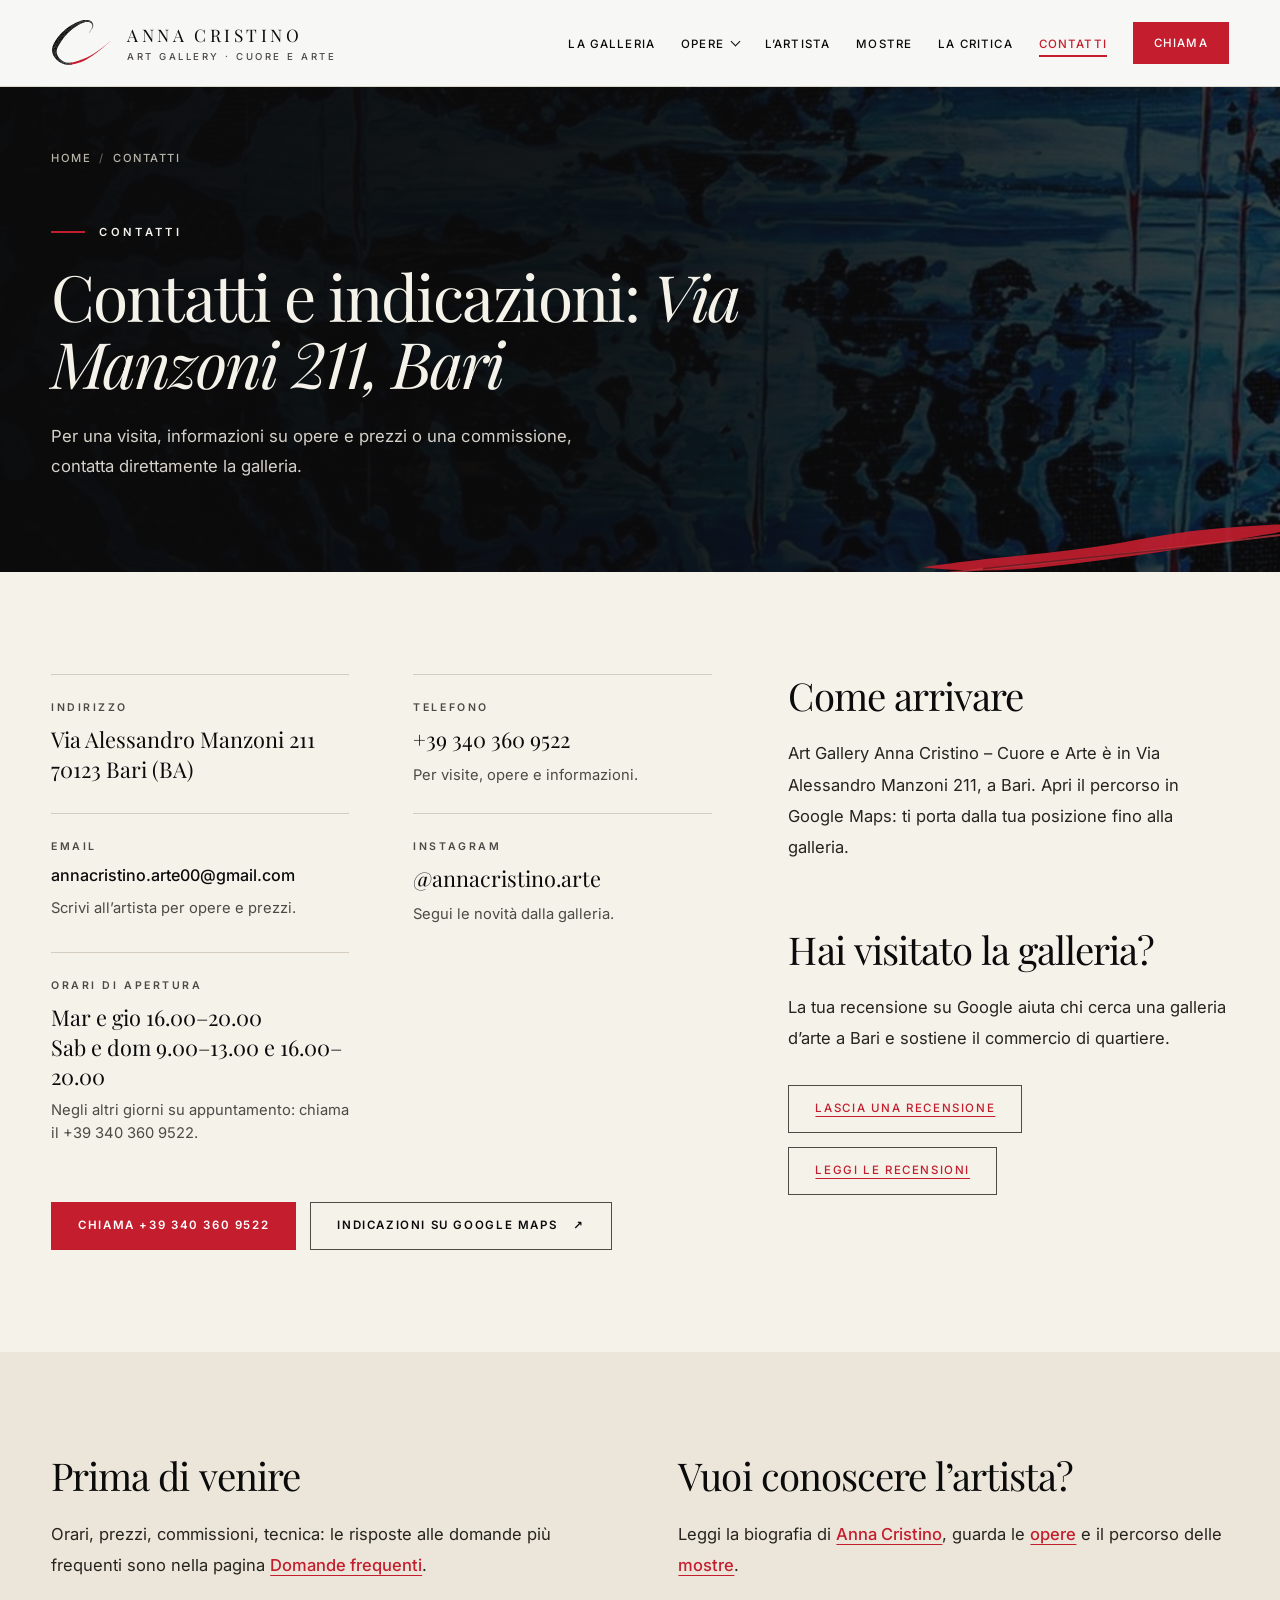
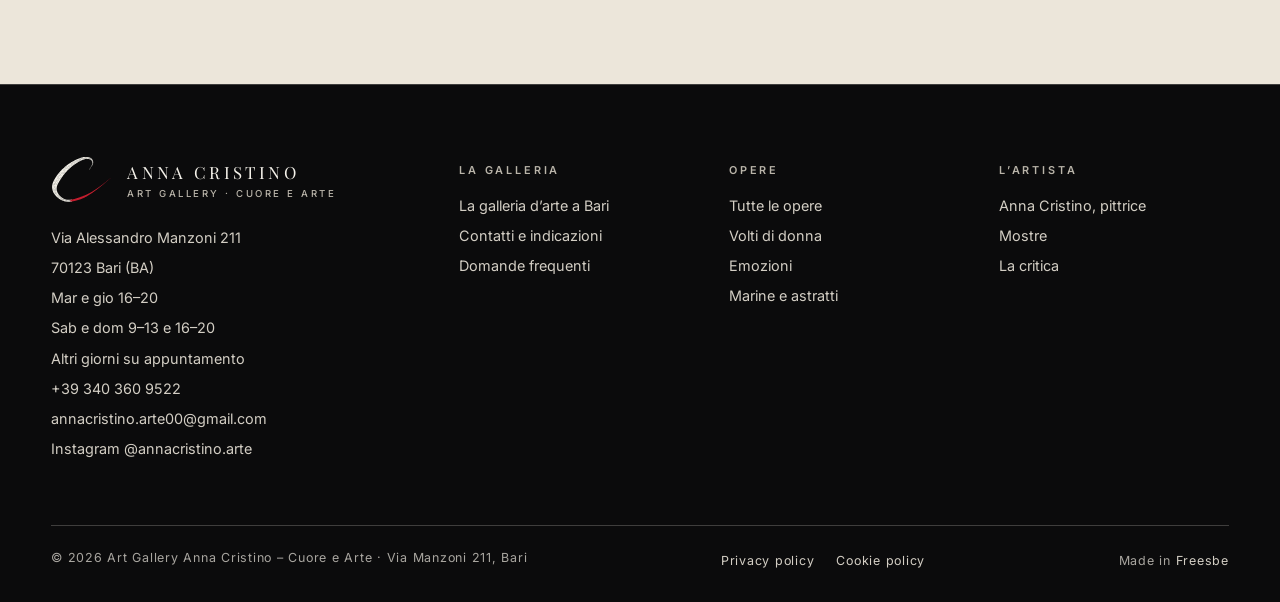
<file: contatti.html>
<!doctype html>
<html lang="it"><head><meta charset="utf-8">
<meta name="viewport" content="width=device-width, initial-scale=1">
<title>Contatti e indicazioni | Art Gallery Anna Cristino, Bari</title>
<meta name="description" content="Contatti di Art Gallery Anna Cristino – Cuore e Arte: Via Alessandro Manzoni 211, Bari. Telefono, email e Instagram per visite, opere e commissioni.">
<meta name="theme-color" content="#0B0B0C">
<link rel="icon" type="image/svg+xml" href="favicon.svg">
<link rel="preload" href="fonts/playfair-display-latin-400-normal.woff2" as="font" type="font/woff2" crossorigin>
<link rel="preload" href="fonts/inter-latin-400-normal.woff2" as="font" type="font/woff2" crossorigin>
<meta property="og:type" content="website">
<meta property="og:locale" content="it_IT">
<meta property="og:site_name" content="Art Gallery Anna Cristino – Cuore e Arte">
<meta property="og:title" content="Contatti e indicazioni | Art Gallery Anna Cristino, Bari">
<meta property="og:description" content="Contatti di Art Gallery Anna Cristino – Cuore e Arte: Via Alessandro Manzoni 211, Bari. Telefono, email e Instagram per visite, opere e commissioni.">
<link rel="stylesheet" href="style.css">
<script>document.documentElement.className+=" js";try{history.scrollRestoration="manual"}catch(e){}</script>
<script type="application/ld+json">{"@context":"https://schema.org","@type":"ArtGallery","name":"Art Gallery Anna Cristino – Cuore e Arte","alternateName":"Cuore e Arte","description":"Contatti di Art Gallery Anna Cristino – Cuore e Arte: Via Alessandro Manzoni 211, Bari. Telefono, email e Instagram per visite, opere e commissioni.","telephone":"+39 340 360 9522","email":"annacristino.arte00@gmail.com","address":{"@type":"PostalAddress","streetAddress":"Via Alessandro Manzoni 211","postalCode":"70123","addressLocality":"Bari","addressRegion":"BA","addressCountry":"IT"},"foundingDate":"2026-11-12","founder":{"@type":"Person","name":"Anna Cristino"},"sameAs":["https://www.instagram.com/annacristino.arte/"],"hasMap":"https://www.google.com/maps/search/?api=1&query=Art+Gallery+Anna+Cristino+Via+Alessandro+Manzoni+211+70123+Bari","openingHoursSpecification":[{"@type":"OpeningHoursSpecification","dayOfWeek":["Tuesday","Thursday"],"opens":"16:00","closes":"20:00"},{"@type":"OpeningHoursSpecification","dayOfWeek":["Saturday","Sunday"],"opens":"09:00","closes":"13:00"},{"@type":"OpeningHoursSpecification","dayOfWeek":["Saturday","Sunday"],"opens":"16:00","closes":"20:00"}]}</script>
<script type="application/ld+json">{"@context":"https://schema.org","@type":"BreadcrumbList","itemListElement":[{"@type":"ListItem","position":1,"name":"Home"},{"@type":"ListItem","position":2,"name":"Contatti"}]}</script>
</head><body>
<a class="skip" href="#main">Vai al contenuto</a>
<header class="header"><div class="container nav"><a class="brand" href="index.html" aria-label="Art Gallery Anna Cristino – Cuore e Arte, home"><img src="img/logo-c-dark.svg" width="62" height="46" alt=""><span class="bt"><b>Anna Cristino</b><span>Art Gallery · Cuore e Arte</span></span></a><button class="burger" type="button" aria-controls="nav" aria-expanded="false" aria-label="Apri il menu"><span></span></button><nav id="nav" class="menu" aria-label="Navigazione principale"><ul><li><a href="la-galleria.html">La galleria</a></li><li class="has-sub"><a href="opere.html">Opere</a><ul class="sub"><li><a href="opere.html">Tutte le opere</a></li><li><a href="volti-di-donna.html">Volti di donna</a></li><li><a href="emozioni.html">Emozioni</a></li><li><a href="marine-e-astratti.html">Marine e astratti</a></li></ul></li><li><a href="anna-cristino-pittrice.html">L’artista</a></li><li><a href="mostre.html">Mostre</a></li><li><a href="critica.html">La critica</a></li><li><a href="contatti.html" aria-current="page">Contatti</a></li><li><a class="btn btn-red btn-sm" href="tel:+393403609522">Chiama</a></li></ul></nav></div></header>
<main id="main"><section class="phero"><div class="tex" style="background-image:url(img/texture/blu-stratificato.jpg)"></div><div class="container"><nav class="crumbs" aria-label="Briciole di pane"><ol><li><a href="index.html">Home</a></li><li aria-current="page">Contatti</li></ol></nav><div class="eyebrow">Contatti</div><h1>Contatti e indicazioni: <i>Via Manzoni 211, Bari</i></h1><p class="lede">Per una visita, informazioni su opere e prezzi o una commissione, contatta direttamente la galleria.</p></div></section><section class="section"><div class="container cols2 l"><div><div class="contact-grid"><div class="item"><small>Indirizzo</small><div class="v">Via Alessandro Manzoni 211<br>70123 Bari (BA)</div></div><div class="item"><small>Telefono</small><a class="v" href="tel:+393403609522">+39 340 360 9522</a><p>Per visite, opere e informazioni.</p></div><div class="item"><small>Email</small><a class="v" href="mailto:annacristino.arte00@gmail.com?subject=Richiesta%20informazioni%20-%20Art%20Gallery%20Anna%20Cristino">annacristino.arte00@gmail.com</a><p>Scrivi all’artista per opere e prezzi.</p></div><div class="item"><small>Instagram</small><a class="v" href="https://www.instagram.com/annacristino.arte/" target="_blank" rel="noopener">@annacristino.arte</a><p>Segui le novità dalla galleria.</p></div><div class="item"><small>Orari di apertura</small><div class="v">Mar e gio 16.00–20.00<br>Sab e dom 9.00–13.00 e 16.00–20.00</div><p>Negli altri giorni su appuntamento: chiama il +39 340 360 9522.</p></div></div><div class="actions"><a class="btn btn-red" href="tel:+393403609522">Chiama +39 340 360 9522</a><a class="btn btn-dark" href="https://www.google.com/maps/dir/?api=1&destination=Art+Gallery+Anna+Cristino+Via+Alessandro+Manzoni+211+70123+Bari" target="_blank" rel="noopener">Indicazioni su Google Maps <span aria-hidden="true">↗</span></a></div></div><aside class="prose"><h2>Come arrivare</h2><p>Art Gallery Anna Cristino – Cuore e Arte è in Via Alessandro Manzoni 211, a Bari. Apri il percorso in Google Maps: ti porta dalla tua posizione fino alla galleria.</p><h2>Hai visitato la galleria?</h2><p>La tua recensione su Google aiuta chi cerca una galleria d’arte a Bari e sostiene il commercio di quartiere.</p><div class="actions"><a class="btn btn-dark" href="https://www.google.com/maps/search/?api=1&query=Art+Gallery+Anna+Cristino+Via+Alessandro+Manzoni+211+70123+Bari" target="_blank" rel="noopener">Lascia una recensione</a><a class="btn btn-dark" href="https://www.google.com/maps/search/?api=1&query=Art+Gallery+Anna+Cristino+Via+Alessandro+Manzoni+211+70123+Bari" target="_blank" rel="noopener">Leggi le recensioni</a></div></aside></div></section><section class="section sand"><div class="container cols2"><div class="prose"><h2>Prima di venire</h2><p>Orari, prezzi, commissioni, tecnica: le risposte alle domande più frequenti sono nella pagina <a href="domande-frequenti.html">Domande frequenti</a>.</p></div><div class="prose"><h2>Vuoi conoscere l’artista?</h2><p>Leggi la biografia di <a href="anna-cristino-pittrice.html">Anna Cristino</a>, guarda le <a href="opere.html">opere</a> e il percorso delle <a href="mostre.html">mostre</a>.</p></div></div></section></main>
<footer class="footer"><div class="container"><div class="fcols"><div><div class="fbrand"><img src="img/logo-c.svg" width="62" height="46" alt=""><div><b>Anna Cristino</b><span>Art Gallery · Cuore e Arte</span></div></div><address><p>Via Alessandro Manzoni 211<br>70123 Bari (BA)</p><p class="fhours">Mar e gio 16–20<br>Sab e dom 9–13 e 16–20<br>Altri giorni su appuntamento</p><a href="tel:+393403609522">+39 340 360 9522</a><a href="mailto:annacristino.arte00@gmail.com?subject=Richiesta%20informazioni%20-%20Art%20Gallery%20Anna%20Cristino">annacristino.arte00@gmail.com</a><a href="https://www.instagram.com/annacristino.arte/" rel="noopener" target="_blank">Instagram @annacristino.arte</a></address></div><div><h4>La galleria</h4><a href="la-galleria.html">La galleria d’arte a Bari</a><a href="contatti.html">Contatti e indicazioni</a><a href="domande-frequenti.html">Domande frequenti</a></div><div><h4>Opere</h4><a href="opere.html">Tutte le opere</a><a href="volti-di-donna.html">Volti di donna</a><a href="emozioni.html">Emozioni</a><a href="marine-e-astratti.html">Marine e astratti</a></div><div><h4>L’artista</h4><a href="anna-cristino-pittrice.html">Anna Cristino, pittrice</a><a href="mostre.html">Mostre</a><a href="critica.html">La critica</a></div></div><div class="fbottom"><span>© 2026 Art Gallery Anna Cristino – Cuore e Arte · Via Manzoni 211, Bari</span><span class="flegal"><a href="privacy-policy.html">Privacy policy</a><a href="cookie-policy.html">Cookie policy</a></span><span>Made in <a href="https://freesbe.it" rel="nofollow noopener" target="_blank">Freesbe</a></span></div></div></footer>
<script src="site.js" defer></script></body></html>
</file>
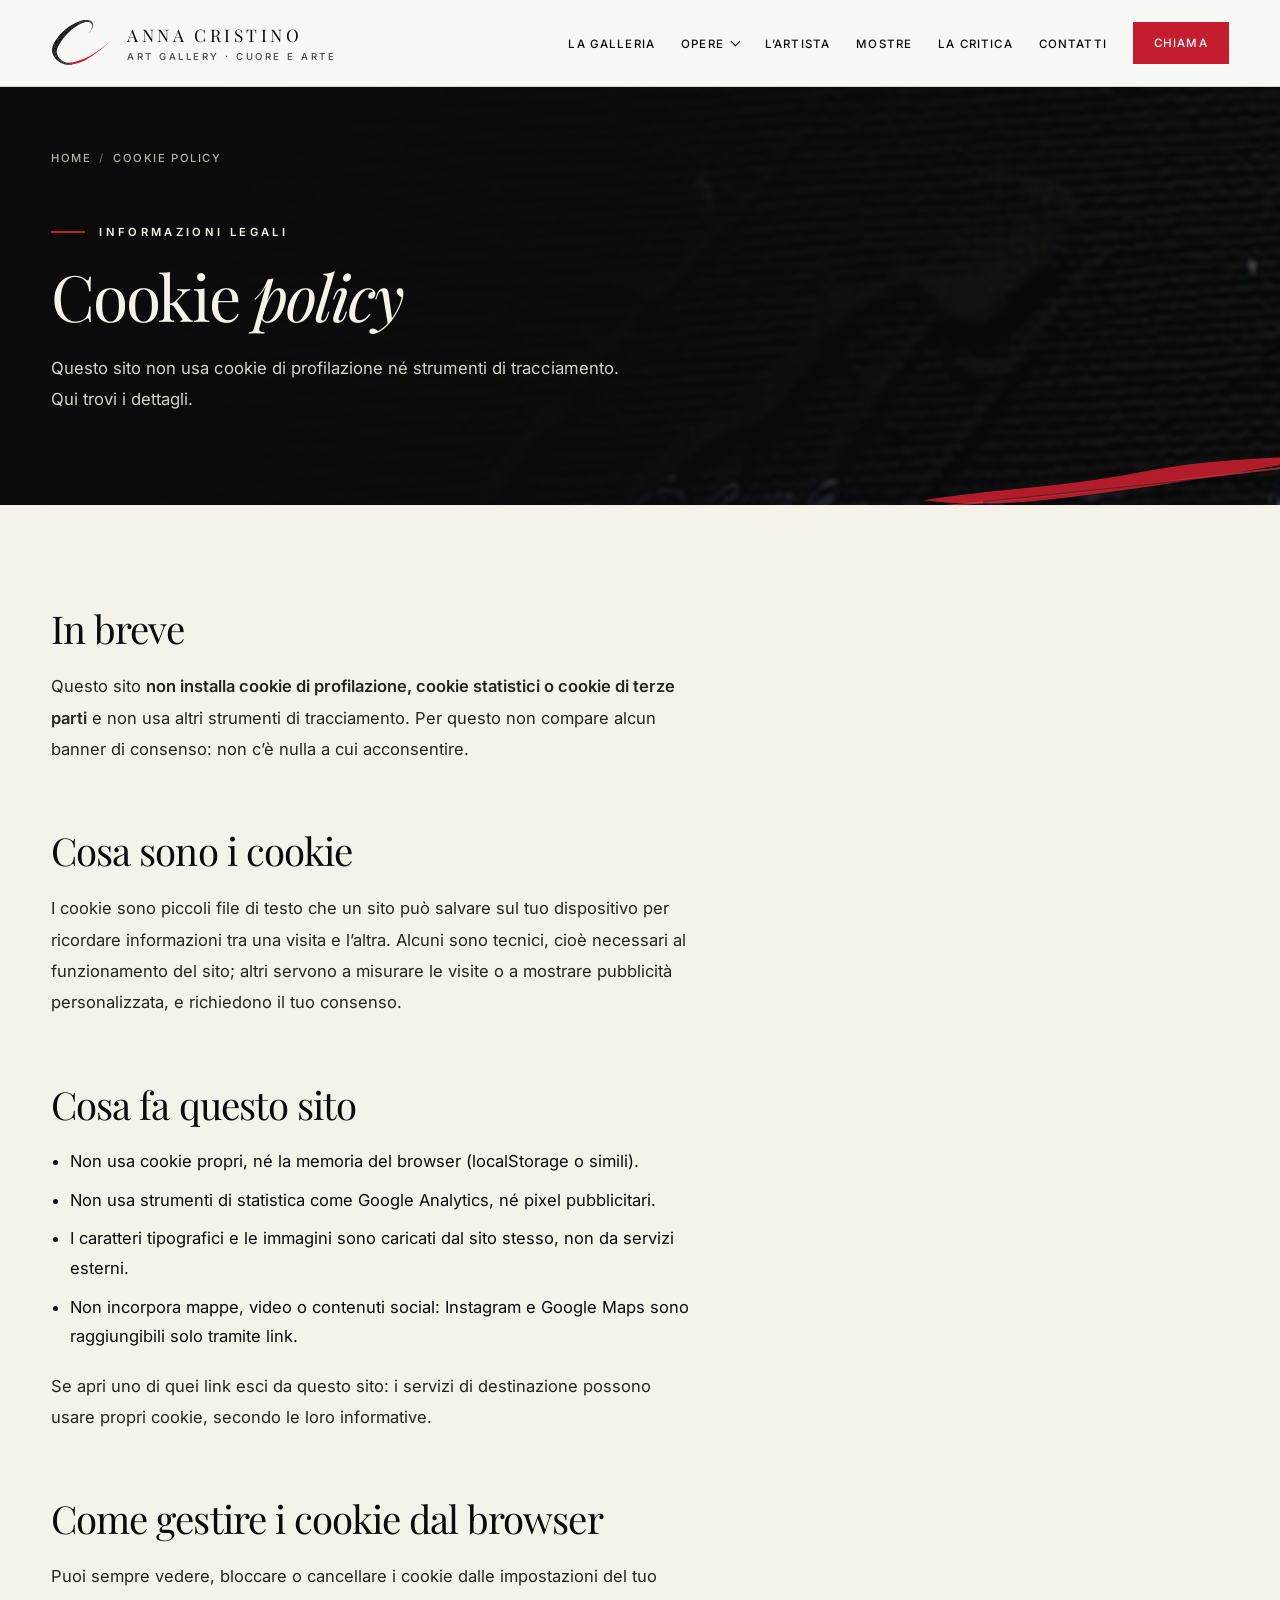
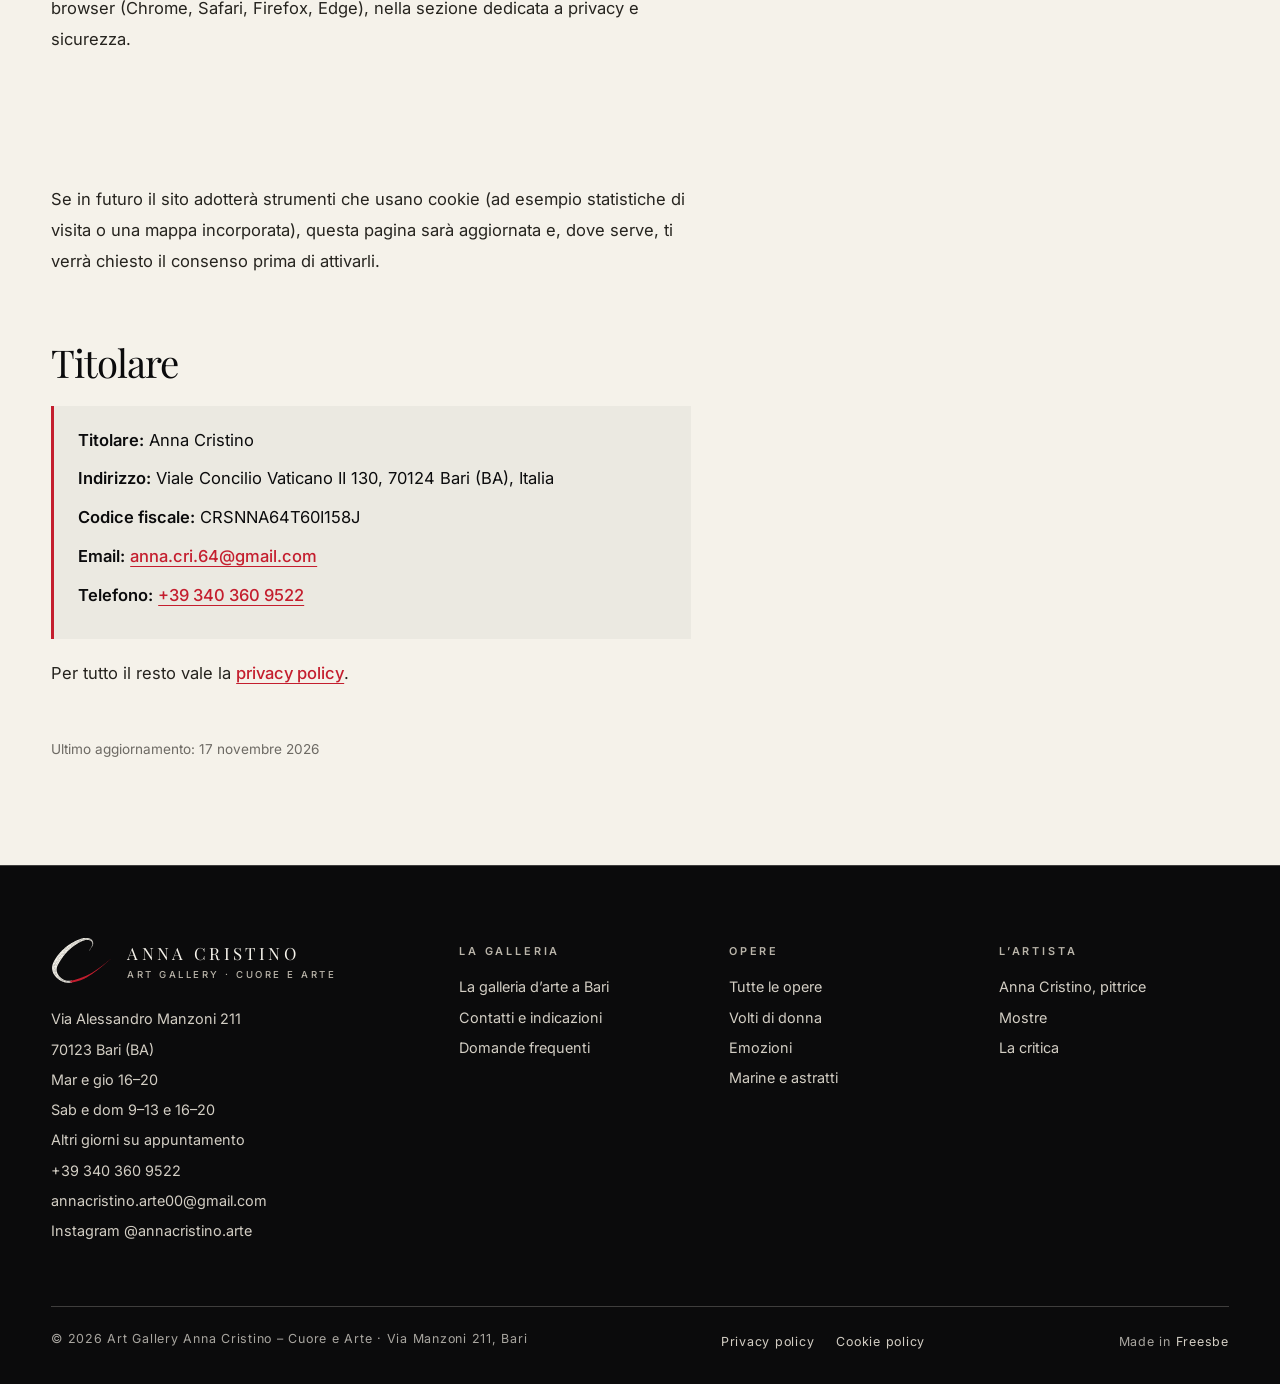
<file: cookie-policy.html>
<!doctype html>
<html lang="it"><head><meta charset="utf-8">
<meta name="viewport" content="width=device-width, initial-scale=1">
<title>Cookie policy | Art Gallery Anna Cristino, Bari</title>
<meta name="description" content="Cookie policy del sito di Art Gallery Anna Cristino – Cuore e Arte, Bari: nessun cookie di profilazione o di terze parti.">
<meta name="theme-color" content="#0B0B0C">
<link rel="icon" type="image/svg+xml" href="favicon.svg">
<link rel="preload" href="fonts/playfair-display-latin-400-normal.woff2" as="font" type="font/woff2" crossorigin>
<link rel="preload" href="fonts/inter-latin-400-normal.woff2" as="font" type="font/woff2" crossorigin>
<meta property="og:type" content="website">
<meta property="og:locale" content="it_IT">
<meta property="og:site_name" content="Art Gallery Anna Cristino – Cuore e Arte">
<meta property="og:title" content="Cookie policy | Art Gallery Anna Cristino, Bari">
<meta property="og:description" content="Cookie policy del sito di Art Gallery Anna Cristino – Cuore e Arte, Bari: nessun cookie di profilazione o di terze parti.">
<link rel="stylesheet" href="style.css">
<script>document.documentElement.className+=" js";try{history.scrollRestoration="manual"}catch(e){}</script>
<script type="application/ld+json">{"@context":"https://schema.org","@type":"BreadcrumbList","itemListElement":[{"@type":"ListItem","position":1,"name":"Home"},{"@type":"ListItem","position":2,"name":"Cookie policy"}]}</script>
</head><body>
<a class="skip" href="#main">Vai al contenuto</a>
<header class="header"><div class="container nav"><a class="brand" href="index.html" aria-label="Art Gallery Anna Cristino – Cuore e Arte, home"><img src="img/logo-c-dark.svg" width="62" height="46" alt=""><span class="bt"><b>Anna Cristino</b><span>Art Gallery · Cuore e Arte</span></span></a><button class="burger" type="button" aria-controls="nav" aria-expanded="false" aria-label="Apri il menu"><span></span></button><nav id="nav" class="menu" aria-label="Navigazione principale"><ul><li><a href="la-galleria.html">La galleria</a></li><li class="has-sub"><a href="opere.html">Opere</a><ul class="sub"><li><a href="opere.html">Tutte le opere</a></li><li><a href="volti-di-donna.html">Volti di donna</a></li><li><a href="emozioni.html">Emozioni</a></li><li><a href="marine-e-astratti.html">Marine e astratti</a></li></ul></li><li><a href="anna-cristino-pittrice.html">L’artista</a></li><li><a href="mostre.html">Mostre</a></li><li><a href="critica.html">La critica</a></li><li><a href="contatti.html">Contatti</a></li><li><a class="btn btn-red btn-sm" href="tel:+393403609522">Chiama</a></li></ul></nav></div></header>
<main id="main"><section class="phero"><div class="tex" style="background-image:url(img/texture/nero-materico.jpg)"></div><div class="container"><nav class="crumbs" aria-label="Briciole di pane"><ol><li><a href="index.html">Home</a></li><li aria-current="page">Cookie policy</li></ol></nav><div class="eyebrow">Informazioni legali</div><h1>Cookie <i>policy</i></h1><p class="lede">Questo sito non usa cookie di profilazione né strumenti di tracciamento. Qui trovi i dettagli.</p></div></section><section class="section"><div class="container"><div class="prose legal"><h2>In breve</h2><p>Questo sito <b>non installa cookie di profilazione, cookie statistici o cookie di terze parti</b> e non usa altri strumenti di tracciamento. Per questo non compare alcun banner di consenso: non c’è nulla a cui acconsentire.</p><h2>Cosa sono i cookie</h2><p>I cookie sono piccoli file di testo che un sito può salvare sul tuo dispositivo per ricordare informazioni tra una visita e l’altra. Alcuni sono tecnici, cioè necessari al funzionamento del sito; altri servono a misurare le visite o a mostrare pubblicità personalizzata, e richiedono il tuo consenso.</p><h2>Cosa fa questo sito</h2><ul><li>Non usa cookie propri, né la memoria del browser (localStorage o simili).</li><li>Non usa strumenti di statistica come Google Analytics, né pixel pubblicitari.</li><li>I caratteri tipografici e le immagini sono caricati dal sito stesso, non da servizi esterni.</li><li>Non incorpora mappe, video o contenuti social: Instagram e Google Maps sono raggiungibili solo tramite link.</li></ul><p>Se apri uno di quei link esci da questo sito: i servizi di destinazione possono usare propri cookie, secondo le loro informative.</p><h2>Come gestire i cookie dal browser</h2><p>Puoi sempre vedere, bloccare o cancellare i cookie dalle impostazioni del tuo browser (Chrome, Safari, Firefox, Edge), nella sezione dedicata a privacy e sicurezza.</p><h2>Modifiche</h2><p>Se in futuro il sito adotterà strumenti che usano cookie (ad esempio statistiche di visita o una mappa incorporata), questa pagina sarà aggiornata e, dove serve, ti verrà chiesto il consenso prima di attivarli.</p><h2>Titolare</h2><ul class="plain"><li><b>Titolare:</b> Anna Cristino</li><li><b>Indirizzo:</b> Viale Concilio Vaticano II 130, 70124 Bari (BA), Italia</li><li><b>Codice fiscale:</b> CRSNNA64T60I158J</li><li><b>Email:</b> <a href="mailto:anna.cri.64@gmail.com">anna.cri.64@gmail.com</a></li><li><b>Telefono:</b> <a href="tel:+393403609522">+39 340 360 9522</a></li></ul><p>Per tutto il resto vale la <a href="privacy-policy.html">privacy policy</a>.</p><p class="upd">Ultimo aggiornamento: 17 novembre 2026</p></div></div></section></main>
<footer class="footer"><div class="container"><div class="fcols"><div><div class="fbrand"><img src="img/logo-c.svg" width="62" height="46" alt=""><div><b>Anna Cristino</b><span>Art Gallery · Cuore e Arte</span></div></div><address><p>Via Alessandro Manzoni 211<br>70123 Bari (BA)</p><p class="fhours">Mar e gio 16–20<br>Sab e dom 9–13 e 16–20<br>Altri giorni su appuntamento</p><a href="tel:+393403609522">+39 340 360 9522</a><a href="mailto:annacristino.arte00@gmail.com?subject=Richiesta%20informazioni%20-%20Art%20Gallery%20Anna%20Cristino">annacristino.arte00@gmail.com</a><a href="https://www.instagram.com/annacristino.arte/" rel="noopener" target="_blank">Instagram @annacristino.arte</a></address></div><div><h4>La galleria</h4><a href="la-galleria.html">La galleria d’arte a Bari</a><a href="contatti.html">Contatti e indicazioni</a><a href="domande-frequenti.html">Domande frequenti</a></div><div><h4>Opere</h4><a href="opere.html">Tutte le opere</a><a href="volti-di-donna.html">Volti di donna</a><a href="emozioni.html">Emozioni</a><a href="marine-e-astratti.html">Marine e astratti</a></div><div><h4>L’artista</h4><a href="anna-cristino-pittrice.html">Anna Cristino, pittrice</a><a href="mostre.html">Mostre</a><a href="critica.html">La critica</a></div></div><div class="fbottom"><span>© 2026 Art Gallery Anna Cristino – Cuore e Arte · Via Manzoni 211, Bari</span><span class="flegal"><a href="privacy-policy.html">Privacy policy</a><a href="cookie-policy.html">Cookie policy</a></span><span>Made in <a href="https://freesbe.it" rel="nofollow noopener" target="_blank">Freesbe</a></span></div></div></footer>
<script src="site.js" defer></script></body></html>
</file>
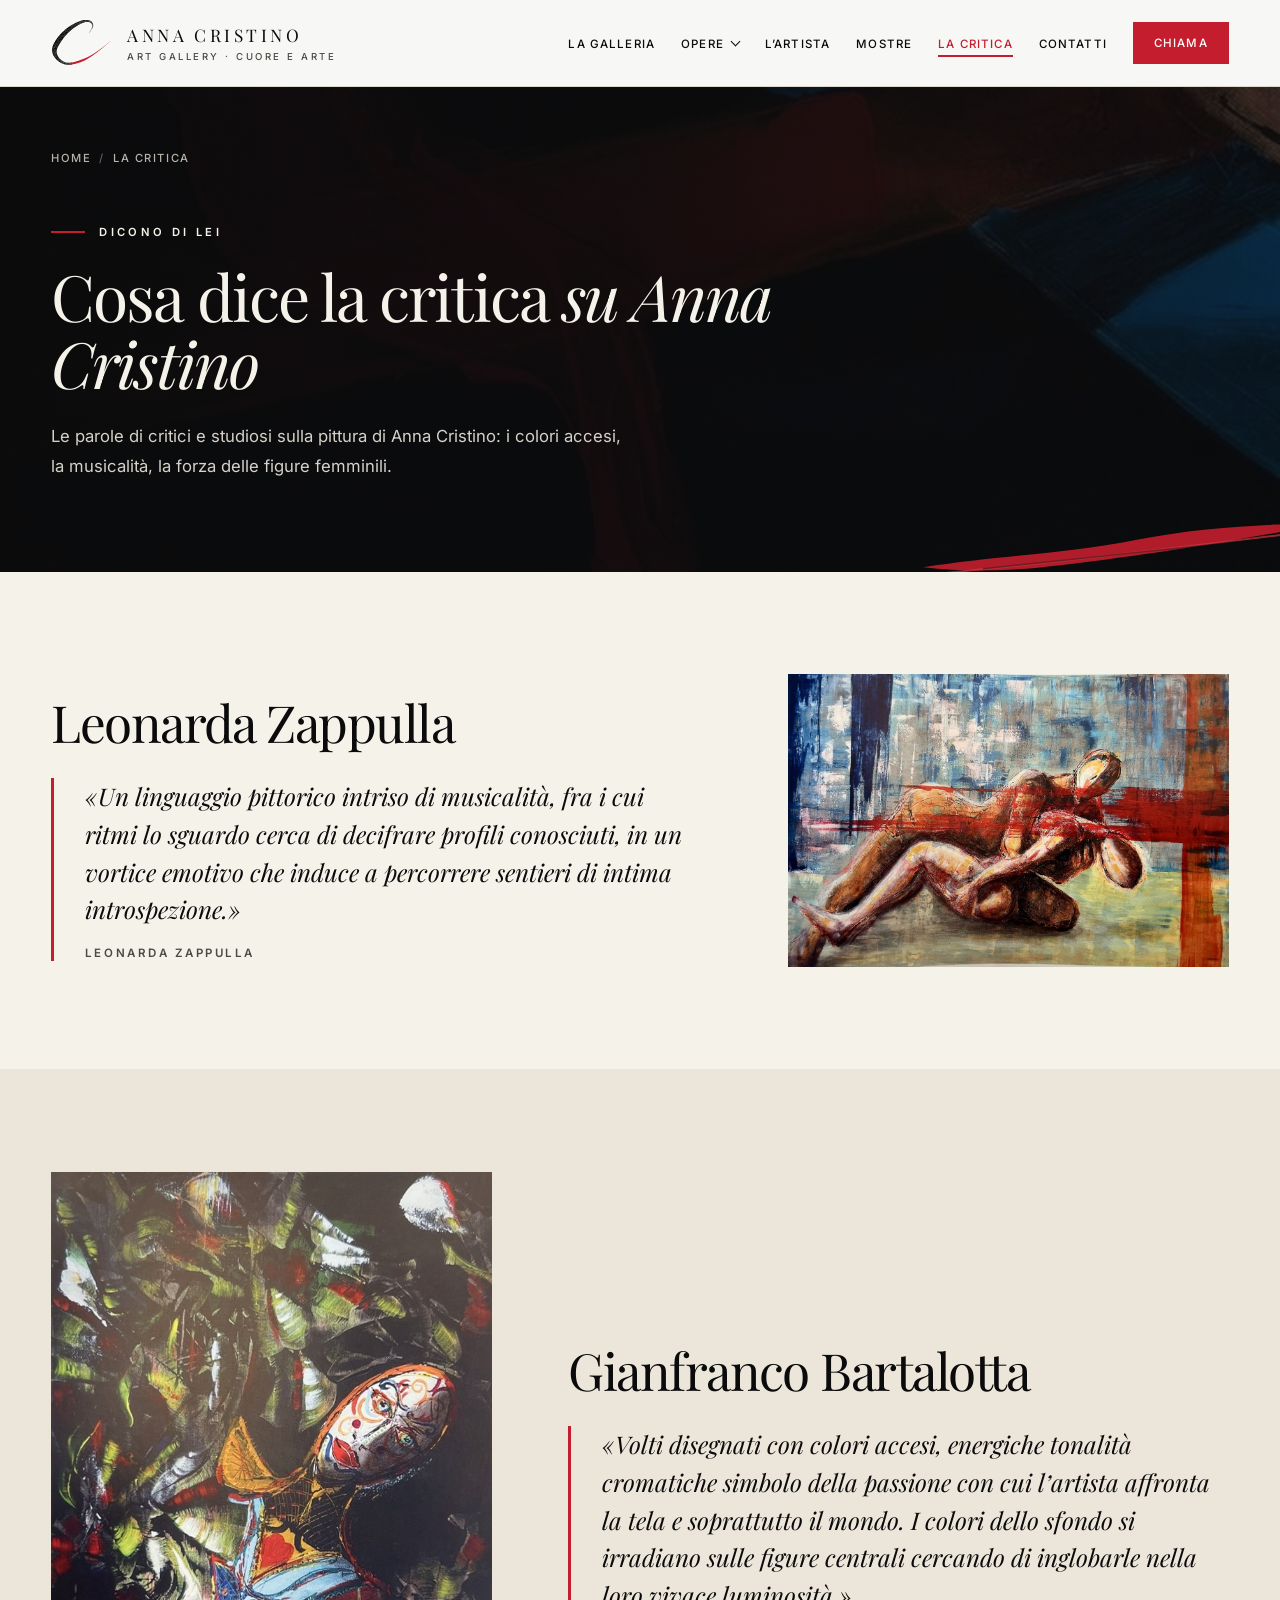
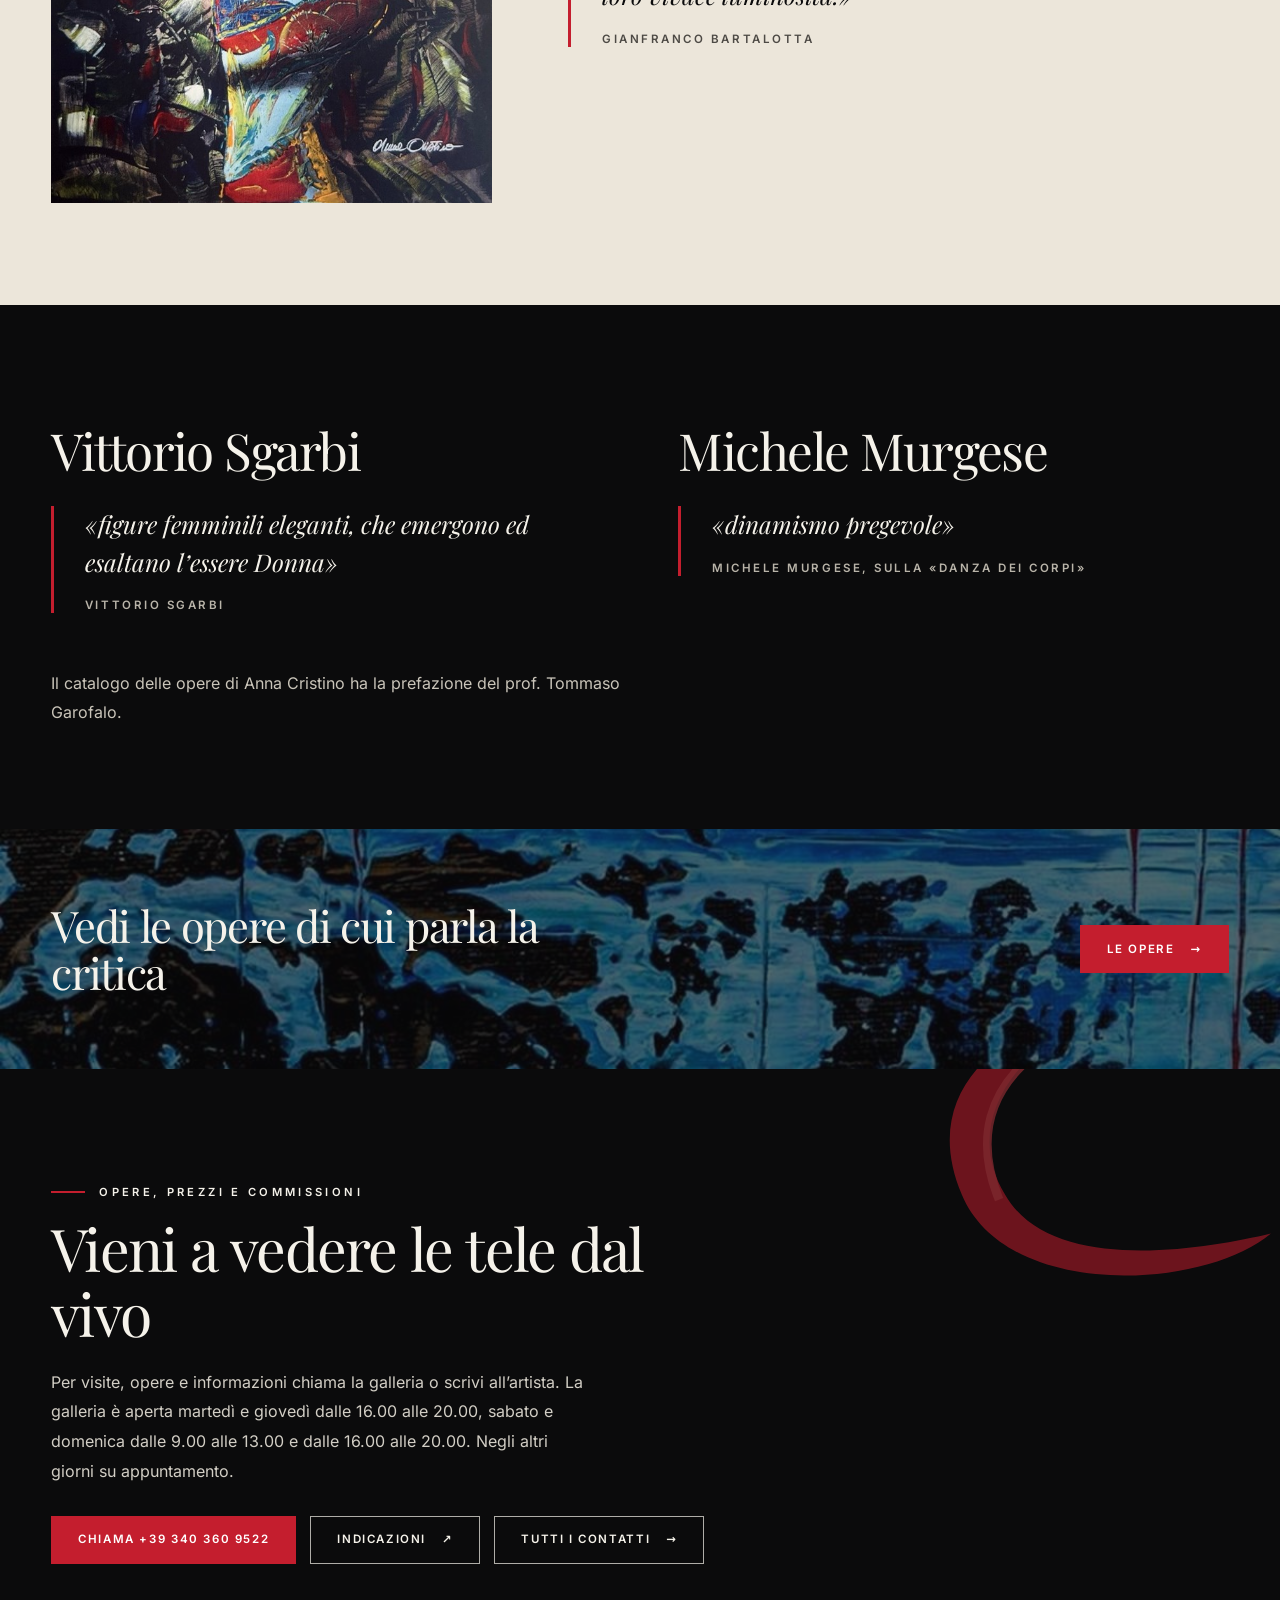
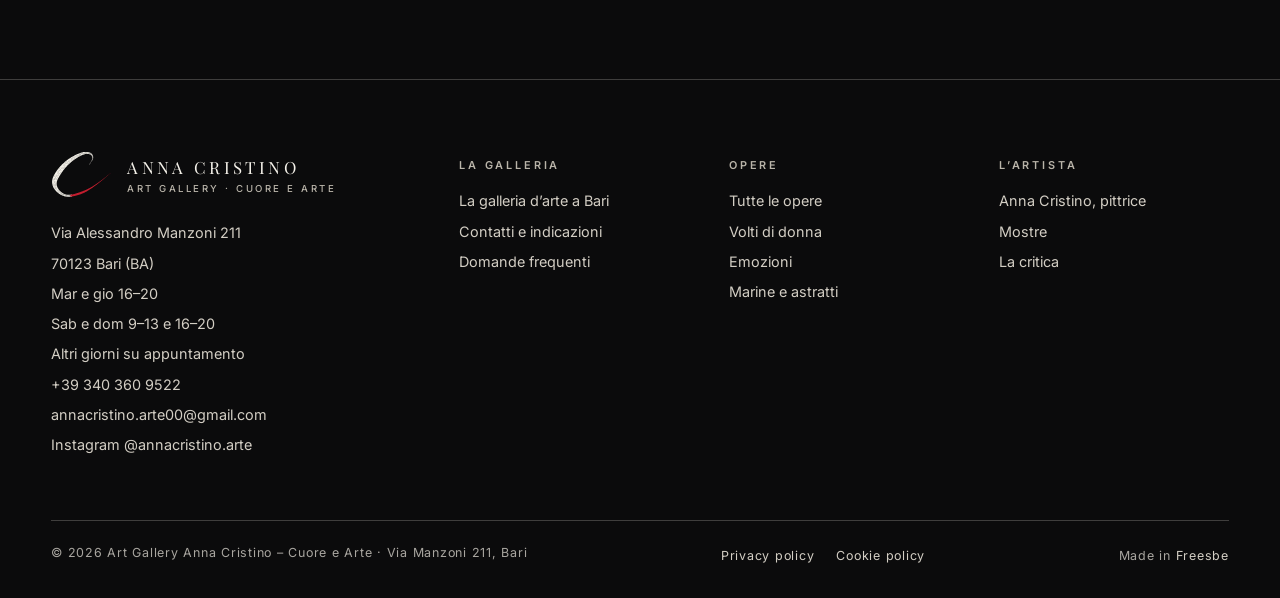
<file: critica.html>
<!doctype html>
<html lang="it"><head><meta charset="utf-8">
<meta name="viewport" content="width=device-width, initial-scale=1">
<title>La critica su Anna Cristino: Sgarbi, Zappulla, Murgese</title>
<meta name="description" content="Cosa dicono i critici di Anna Cristino: Leonarda Zappulla, Gianfranco Bartalotta, Vittorio Sgarbi, Michele Murgese. Parole sulla sua pittura a spatola.">
<meta name="theme-color" content="#0B0B0C">
<link rel="icon" type="image/svg+xml" href="favicon.svg">
<link rel="preload" href="fonts/playfair-display-latin-400-normal.woff2" as="font" type="font/woff2" crossorigin>
<link rel="preload" href="fonts/inter-latin-400-normal.woff2" as="font" type="font/woff2" crossorigin>
<meta property="og:type" content="website">
<meta property="og:locale" content="it_IT">
<meta property="og:site_name" content="Art Gallery Anna Cristino – Cuore e Arte">
<meta property="og:title" content="La critica su Anna Cristino: Sgarbi, Zappulla, Murgese">
<meta property="og:description" content="Cosa dicono i critici di Anna Cristino: Leonarda Zappulla, Gianfranco Bartalotta, Vittorio Sgarbi, Michele Murgese. Parole sulla sua pittura a spatola.">
<link rel="stylesheet" href="style.css">
<script>document.documentElement.className+=" js";try{history.scrollRestoration="manual"}catch(e){}</script>
<script type="application/ld+json">{"@context":"https://schema.org","@type":"WebPage","name":"La critica su Anna Cristino","description":"Cosa dicono i critici di Anna Cristino: Leonarda Zappulla, Gianfranco Bartalotta, Vittorio Sgarbi, Michele Murgese. Parole sulla sua pittura a spatola.","about":{"@type":"Person","name":"Anna Cristino"},"inLanguage":"it-IT"}</script>
<script type="application/ld+json">{"@context":"https://schema.org","@type":"BreadcrumbList","itemListElement":[{"@type":"ListItem","position":1,"name":"Home"},{"@type":"ListItem","position":2,"name":"La critica"}]}</script>
</head><body>
<a class="skip" href="#main">Vai al contenuto</a>
<header class="header"><div class="container nav"><a class="brand" href="index.html" aria-label="Art Gallery Anna Cristino – Cuore e Arte, home"><img src="img/logo-c-dark.svg" width="62" height="46" alt=""><span class="bt"><b>Anna Cristino</b><span>Art Gallery · Cuore e Arte</span></span></a><button class="burger" type="button" aria-controls="nav" aria-expanded="false" aria-label="Apri il menu"><span></span></button><nav id="nav" class="menu" aria-label="Navigazione principale"><ul><li><a href="la-galleria.html">La galleria</a></li><li class="has-sub"><a href="opere.html">Opere</a><ul class="sub"><li><a href="opere.html">Tutte le opere</a></li><li><a href="volti-di-donna.html">Volti di donna</a></li><li><a href="emozioni.html">Emozioni</a></li><li><a href="marine-e-astratti.html">Marine e astratti</a></li></ul></li><li><a href="anna-cristino-pittrice.html">L’artista</a></li><li><a href="mostre.html">Mostre</a></li><li><a href="critica.html" aria-current="page">La critica</a></li><li><a href="contatti.html">Contatti</a></li><li><a class="btn btn-red btn-sm" href="tel:+393403609522">Chiama</a></li></ul></nav></div></header>
<main id="main"><section class="phero"><div class="tex" style="background-image:url(img/texture/rosso-gestuale.jpg)"></div><div class="container"><nav class="crumbs" aria-label="Briciole di pane"><ol><li><a href="index.html">Home</a></li><li aria-current="page">La critica</li></ol></nav><div class="eyebrow">Dicono di lei</div><h1>Cosa dice la critica <i>su Anna Cristino</i></h1><p class="lede">Le parole di critici e studiosi sulla pittura di Anna Cristino: i colori accesi, la musicalità, la forza delle figure femminili.</p></div></section><section class="section"><div class="container"><div class="cols2 l" style="align-items:center"><div><h2 class="h2" style="margin-bottom:28px">Leonarda Zappulla</h2><blockquote class="quote"><p>«Un linguaggio pittorico intriso di musicalità, fra i cui ritmi lo sguardo cerca di decifrare profili conosciuti, in un vortice emotivo che induce a percorrere sentieri di intima introspezione.»</p><cite>Leonarda Zappulla</cite></blockquote></div><figure class="fig"><img src="img/anna-cristino-amanti.jpg" width="1264" height="840" alt="«Amanti», dipinto di Anna Cristino: due figure abbracciate su fondo azzurro attraversato da una banda rossa orizzontale" loading="lazy" decoding="async"></figure></div></div></section><section class="section sand"><div class="container"><div class="cols2 r" style="align-items:center"><figure class="fig"><img src="img/anna-cristino-metamorfosi.jpg" width="694" height="995" alt="«Metamorfosi», dipinto di Anna Cristino: volto dai colori vivaci tra foglie verdi e nere" loading="lazy" decoding="async"></figure><div><h2 class="h2" style="margin-bottom:28px">Gianfranco Bartalotta</h2><blockquote class="quote"><p>«Volti disegnati con colori accesi, energiche tonalità cromatiche simbolo della passione con cui l’artista affronta la tela e soprattutto il mondo. I colori dello sfondo si irradiano sulle figure centrali cercando di inglobarle nella loro vivace luminosità.»</p><cite>Gianfranco Bartalotta</cite></blockquote></div></div></div></section><section class="section dark"><div class="container"><div class="cols2"><div><h2 class="h2" style="margin-bottom:28px">Vittorio Sgarbi</h2><blockquote class="quote"><p>«figure femminili eleganti, che emergono ed esaltano l’essere Donna»</p><cite>Vittorio Sgarbi</cite></blockquote></div><div><h2 class="h2" style="margin-bottom:28px">Michele Murgese</h2><blockquote class="quote"><p>«dinamismo pregevole»</p><cite>Michele Murgese, sulla «danza dei corpi»</cite></blockquote></div></div><p style="margin-top:56px;color:#c9c4b9;max-width:60ch;line-height:1.8">Il catalogo delle opere di Anna Cristino ha la prefazione del prof. Tommaso Garofalo.</p></div></section><section class="pause" style="background-image:url(img/texture/blu-stratificato.jpg)"><div class="container"><h2>Vedi le opere di cui parla la critica</h2><a class="btn btn-red" href="opere.html">Le opere <span aria-hidden="true">→</span></a></div></section><section class="cta"><div class="container"><div class="eyebrow">Opere, prezzi e commissioni</div><h2>Vieni a vedere le tele dal vivo</h2><p>Per visite, opere e informazioni chiama la galleria o scrivi all’artista. La galleria è aperta martedì e giovedì dalle 16.00 alle 20.00, sabato e domenica dalle 9.00 alle 13.00 e dalle 16.00 alle 20.00. Negli altri giorni su appuntamento.</p><div class="actions"><a class="btn btn-red" href="tel:+393403609522">Chiama +39 340 360 9522</a><a class="btn btn-light" href="https://www.google.com/maps/dir/?api=1&destination=Art+Gallery+Anna+Cristino+Via+Alessandro+Manzoni+211+70123+Bari" target="_blank" rel="noopener">Indicazioni <span aria-hidden="true">↗</span></a><a class="btn btn-light" href="contatti.html">Tutti i contatti <span aria-hidden="true">→</span></a></div></div></section></main>
<footer class="footer"><div class="container"><div class="fcols"><div><div class="fbrand"><img src="img/logo-c.svg" width="62" height="46" alt=""><div><b>Anna Cristino</b><span>Art Gallery · Cuore e Arte</span></div></div><address><p>Via Alessandro Manzoni 211<br>70123 Bari (BA)</p><p class="fhours">Mar e gio 16–20<br>Sab e dom 9–13 e 16–20<br>Altri giorni su appuntamento</p><a href="tel:+393403609522">+39 340 360 9522</a><a href="mailto:annacristino.arte00@gmail.com?subject=Richiesta%20informazioni%20-%20Art%20Gallery%20Anna%20Cristino">annacristino.arte00@gmail.com</a><a href="https://www.instagram.com/annacristino.arte/" rel="noopener" target="_blank">Instagram @annacristino.arte</a></address></div><div><h4>La galleria</h4><a href="la-galleria.html">La galleria d’arte a Bari</a><a href="contatti.html">Contatti e indicazioni</a><a href="domande-frequenti.html">Domande frequenti</a></div><div><h4>Opere</h4><a href="opere.html">Tutte le opere</a><a href="volti-di-donna.html">Volti di donna</a><a href="emozioni.html">Emozioni</a><a href="marine-e-astratti.html">Marine e astratti</a></div><div><h4>L’artista</h4><a href="anna-cristino-pittrice.html">Anna Cristino, pittrice</a><a href="mostre.html">Mostre</a><a href="critica.html">La critica</a></div></div><div class="fbottom"><span>© 2026 Art Gallery Anna Cristino – Cuore e Arte · Via Manzoni 211, Bari</span><span class="flegal"><a href="privacy-policy.html">Privacy policy</a><a href="cookie-policy.html">Cookie policy</a></span><span>Made in <a href="https://freesbe.it" rel="nofollow noopener" target="_blank">Freesbe</a></span></div></div></footer>
<script src="site.js" defer></script></body></html>
</file>
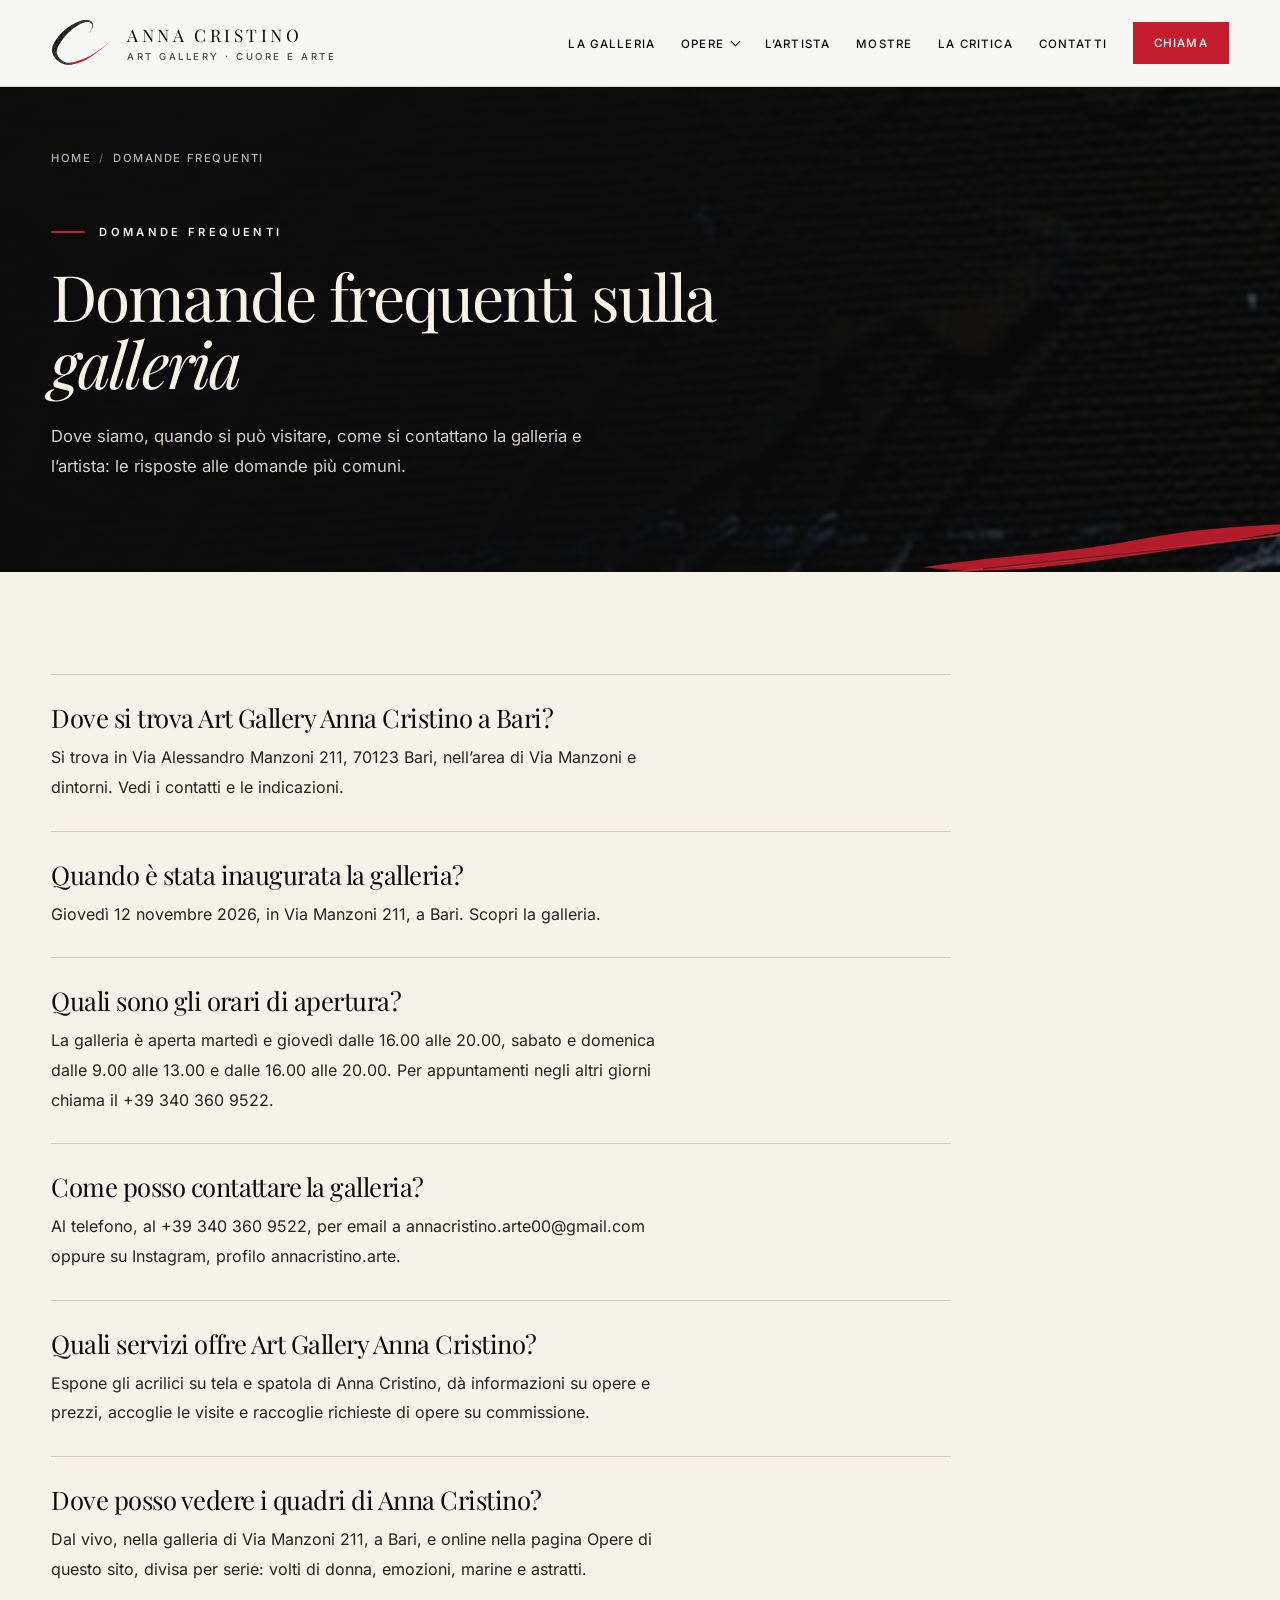
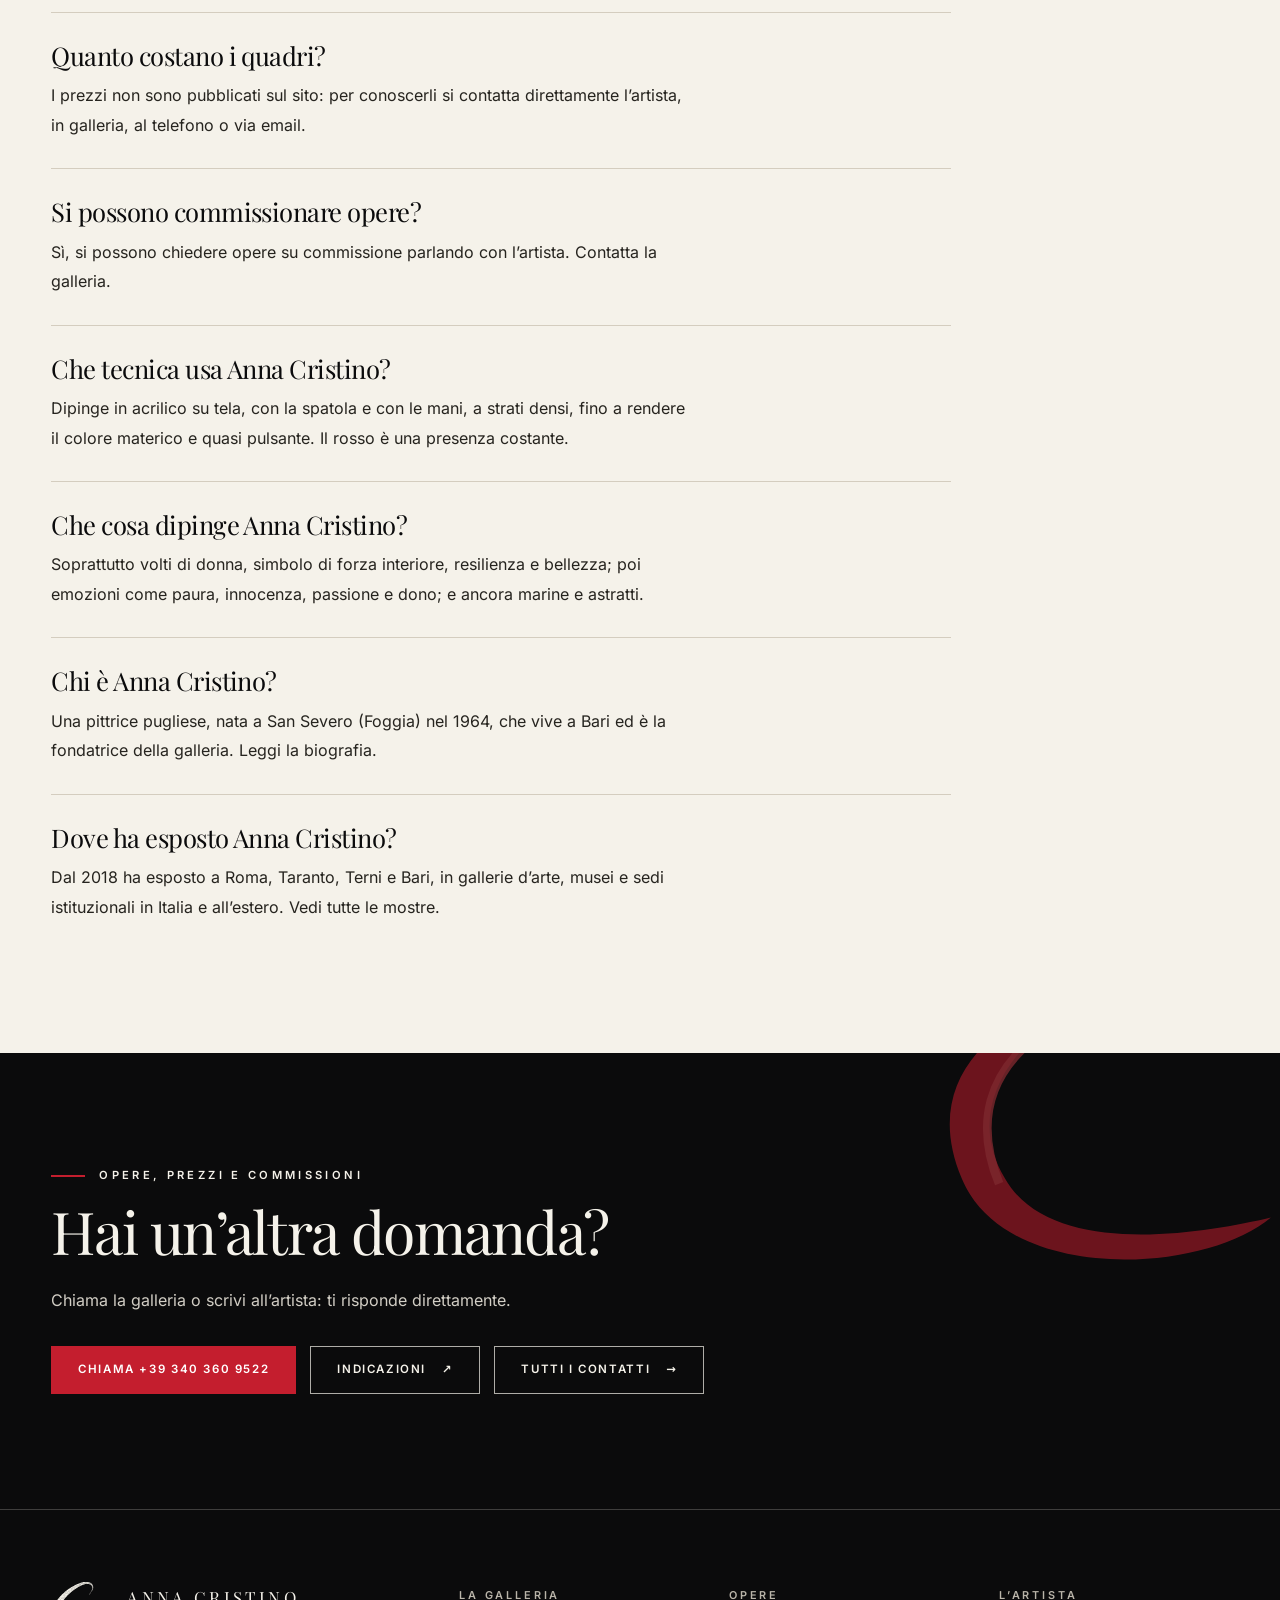
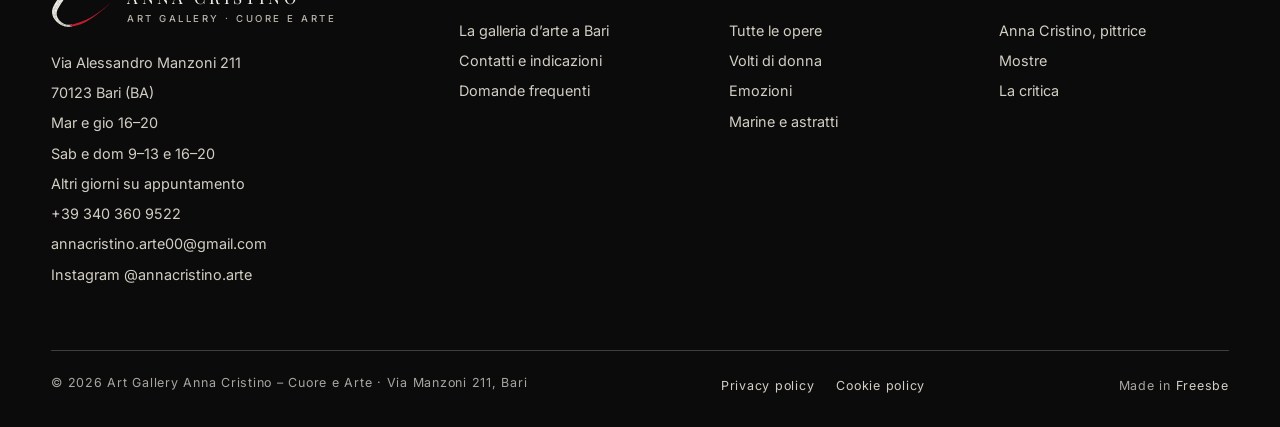
<file: domande-frequenti.html>
<!doctype html>
<html lang="it"><head><meta charset="utf-8">
<meta name="viewport" content="width=device-width, initial-scale=1">
<title>Domande frequenti sulla galleria di Anna Cristino, Bari</title>
<meta name="description" content="Domande frequenti su Art Gallery Anna Cristino a Bari: dove si trova, orari, contatti, prezzi dei quadri, commissioni, tecnica e mostre di Anna Cristino.">
<meta name="theme-color" content="#0B0B0C">
<link rel="icon" type="image/svg+xml" href="favicon.svg">
<link rel="preload" href="fonts/playfair-display-latin-400-normal.woff2" as="font" type="font/woff2" crossorigin>
<link rel="preload" href="fonts/inter-latin-400-normal.woff2" as="font" type="font/woff2" crossorigin>
<meta property="og:type" content="website">
<meta property="og:locale" content="it_IT">
<meta property="og:site_name" content="Art Gallery Anna Cristino – Cuore e Arte">
<meta property="og:title" content="Domande frequenti sulla galleria di Anna Cristino, Bari">
<meta property="og:description" content="Domande frequenti su Art Gallery Anna Cristino a Bari: dove si trova, orari, contatti, prezzi dei quadri, commissioni, tecnica e mostre di Anna Cristino.">
<link rel="stylesheet" href="style.css">
<script>document.documentElement.className+=" js";try{history.scrollRestoration="manual"}catch(e){}</script>
<script type="application/ld+json">{"@context":"https://schema.org","@type":"FAQPage","inLanguage":"it-IT","mainEntity":[{"@type":"Question","name":"Dove si trova Art Gallery Anna Cristino a Bari?","acceptedAnswer":{"@type":"Answer","text":"In Via Alessandro Manzoni 211, 70123 Bari, nell’area di Via Manzoni e dintorni."}},{"@type":"Question","name":"Quando è stata inaugurata la galleria?","acceptedAnswer":{"@type":"Answer","text":"Giovedì 12 novembre 2026, in Via Manzoni 211, a Bari."}},{"@type":"Question","name":"Quali sono gli orari di apertura?","acceptedAnswer":{"@type":"Answer","text":"La galleria è aperta martedì e giovedì dalle 16.00 alle 20.00, sabato e domenica dalle 9.00 alle 13.00 e dalle 16.00 alle 20.00. Per appuntamenti negli altri giorni chiama il +39 340 360 9522."}},{"@type":"Question","name":"Come posso contattare la galleria?","acceptedAnswer":{"@type":"Answer","text":"Al telefono, al +39 340 360 9522, per email a annacristino.arte00@gmail.com oppure su Instagram, profilo annacristino.arte."}},{"@type":"Question","name":"Quali servizi offre Art Gallery Anna Cristino?","acceptedAnswer":{"@type":"Answer","text":"Espone gli acrilici su tela e spatola di Anna Cristino, dà informazioni su opere e prezzi, accoglie le visite e raccoglie richieste di opere su commissione."}},{"@type":"Question","name":"Dove posso vedere i quadri di Anna Cristino?","acceptedAnswer":{"@type":"Answer","text":"Dal vivo nella galleria di Via Manzoni 211, a Bari, e online nella pagina Opere di questo sito."}},{"@type":"Question","name":"Quanto costano i quadri?","acceptedAnswer":{"@type":"Answer","text":"I prezzi non sono pubblicati sul sito: per conoscerli si contatta direttamente l’artista, in galleria, al telefono o via email."}},{"@type":"Question","name":"Si possono commissionare opere?","acceptedAnswer":{"@type":"Answer","text":"Sì, si possono chiedere opere su commissione parlando con l’artista."}},{"@type":"Question","name":"Che tecnica usa Anna Cristino?","acceptedAnswer":{"@type":"Answer","text":"Dipinge in acrilico su tela, con la spatola e con le mani, a strati densi, fino a rendere il colore materico e quasi pulsante."}},{"@type":"Question","name":"Che cosa dipinge Anna Cristino?","acceptedAnswer":{"@type":"Answer","text":"Soprattutto volti di donna, poi emozioni come paura, innocenza, passione e dono, e ancora marine e astratti."}},{"@type":"Question","name":"Chi è Anna Cristino?","acceptedAnswer":{"@type":"Answer","text":"Una pittrice pugliese, nata a San Severo (Foggia) nel 1964, che vive a Bari ed è la fondatrice della galleria."}},{"@type":"Question","name":"Dove ha esposto Anna Cristino?","acceptedAnswer":{"@type":"Answer","text":"Dal 2018 ha esposto a Roma, Taranto, Terni e Bari, in gallerie d’arte, musei e sedi istituzionali in Italia e all’estero."}}]}</script>
<script type="application/ld+json">{"@context":"https://schema.org","@type":"BreadcrumbList","itemListElement":[{"@type":"ListItem","position":1,"name":"Home"},{"@type":"ListItem","position":2,"name":"Domande frequenti"}]}</script>
</head><body>
<a class="skip" href="#main">Vai al contenuto</a>
<header class="header"><div class="container nav"><a class="brand" href="index.html" aria-label="Art Gallery Anna Cristino – Cuore e Arte, home"><img src="img/logo-c-dark.svg" width="62" height="46" alt=""><span class="bt"><b>Anna Cristino</b><span>Art Gallery · Cuore e Arte</span></span></a><button class="burger" type="button" aria-controls="nav" aria-expanded="false" aria-label="Apri il menu"><span></span></button><nav id="nav" class="menu" aria-label="Navigazione principale"><ul><li><a href="la-galleria.html">La galleria</a></li><li class="has-sub"><a href="opere.html">Opere</a><ul class="sub"><li><a href="opere.html">Tutte le opere</a></li><li><a href="volti-di-donna.html">Volti di donna</a></li><li><a href="emozioni.html">Emozioni</a></li><li><a href="marine-e-astratti.html">Marine e astratti</a></li></ul></li><li><a href="anna-cristino-pittrice.html">L’artista</a></li><li><a href="mostre.html">Mostre</a></li><li><a href="critica.html">La critica</a></li><li><a href="contatti.html">Contatti</a></li><li><a class="btn btn-red btn-sm" href="tel:+393403609522">Chiama</a></li></ul></nav></div></header>
<main id="main"><section class="phero"><div class="tex" style="background-image:url(img/texture/nero-materico.jpg)"></div><div class="container"><nav class="crumbs" aria-label="Briciole di pane"><ol><li><a href="index.html">Home</a></li><li aria-current="page">Domande frequenti</li></ol></nav><div class="eyebrow">Domande frequenti</div><h1>Domande frequenti sulla <i>galleria</i></h1><p class="lede">Dove siamo, quando si può visitare, come si contattano la galleria e l’artista: le risposte alle domande più comuni.</p></div></section><section class="section"><div class="container"><div class="faq-list"><article><h2>Dove si trova Art Gallery Anna Cristino a Bari?</h2><p>Si trova in Via Alessandro Manzoni 211, 70123 Bari, nell’area di Via Manzoni e dintorni. <a href="contatti.html">Vedi i contatti e le indicazioni</a>.</p></article><article><h2>Quando è stata inaugurata la galleria?</h2><p>Giovedì 12 novembre 2026, in Via Manzoni 211, a Bari. <a href="la-galleria.html">Scopri la galleria</a>.</p></article><article><h2>Quali sono gli orari di apertura?</h2><p>La galleria è aperta martedì e giovedì dalle 16.00 alle 20.00, sabato e domenica dalle 9.00 alle 13.00 e dalle 16.00 alle 20.00. Per appuntamenti negli altri giorni chiama il <a href="tel:+393403609522">+39 340 360 9522</a>.</p></article><article><h2>Come posso contattare la galleria?</h2><p>Al telefono, al <a href="tel:+393403609522">+39 340 360 9522</a>, per email a <a href="mailto:annacristino.arte00@gmail.com?subject=Richiesta%20informazioni%20-%20Art%20Gallery%20Anna%20Cristino">annacristino.arte00@gmail.com</a> oppure su <a href="https://www.instagram.com/annacristino.arte/" target="_blank" rel="noopener">Instagram</a>, profilo annacristino.arte.</p></article><article><h2>Quali servizi offre Art Gallery Anna Cristino?</h2><p>Espone gli acrilici su tela e spatola di Anna Cristino, dà informazioni su opere e prezzi, accoglie le visite e raccoglie richieste di opere su commissione.</p></article><article><h2>Dove posso vedere i quadri di Anna Cristino?</h2><p>Dal vivo, nella galleria di Via Manzoni 211, a Bari, e online nella pagina <a href="opere.html">Opere</a> di questo sito, divisa per serie: <a href="volti-di-donna.html">volti di donna</a>, <a href="emozioni.html">emozioni</a>, <a href="marine-e-astratti.html">marine e astratti</a>.</p></article><article><h2>Quanto costano i quadri?</h2><p>I prezzi non sono pubblicati sul sito: per conoscerli si contatta direttamente l’artista, in galleria, al telefono o via email.</p></article><article><h2>Si possono commissionare opere?</h2><p>Sì, si possono chiedere opere su commissione parlando con l’artista. <a href="contatti.html">Contatta la galleria</a>.</p></article><article><h2>Che tecnica usa Anna Cristino?</h2><p>Dipinge in acrilico su tela, con la spatola e con le mani, a strati densi, fino a rendere il colore materico e quasi pulsante. Il rosso è una presenza costante.</p></article><article><h2>Che cosa dipinge Anna Cristino?</h2><p>Soprattutto <a href="volti-di-donna.html">volti di donna</a>, simbolo di forza interiore, resilienza e bellezza; poi <a href="emozioni.html">emozioni</a> come paura, innocenza, passione e dono; e ancora <a href="marine-e-astratti.html">marine e astratti</a>.</p></article><article><h2>Chi è Anna Cristino?</h2><p>Una pittrice pugliese, nata a San Severo (Foggia) nel 1964, che vive a Bari ed è la fondatrice della galleria. <a href="anna-cristino-pittrice.html">Leggi la biografia</a>.</p></article><article><h2>Dove ha esposto Anna Cristino?</h2><p>Dal 2018 ha esposto a Roma, Taranto, Terni e Bari, in gallerie d’arte, musei e sedi istituzionali in Italia e all’estero. <a href="mostre.html">Vedi tutte le mostre</a>.</p></article></div></div></section><section class="cta"><div class="container"><div class="eyebrow">Opere, prezzi e commissioni</div><h2>Hai un’altra domanda?</h2><p>Chiama la galleria o scrivi all’artista: ti risponde direttamente.</p><div class="actions"><a class="btn btn-red" href="tel:+393403609522">Chiama +39 340 360 9522</a><a class="btn btn-light" href="https://www.google.com/maps/dir/?api=1&destination=Art+Gallery+Anna+Cristino+Via+Alessandro+Manzoni+211+70123+Bari" target="_blank" rel="noopener">Indicazioni <span aria-hidden="true">↗</span></a><a class="btn btn-light" href="contatti.html">Tutti i contatti <span aria-hidden="true">→</span></a></div></div></section></main>
<footer class="footer"><div class="container"><div class="fcols"><div><div class="fbrand"><img src="img/logo-c.svg" width="62" height="46" alt=""><div><b>Anna Cristino</b><span>Art Gallery · Cuore e Arte</span></div></div><address><p>Via Alessandro Manzoni 211<br>70123 Bari (BA)</p><p class="fhours">Mar e gio 16–20<br>Sab e dom 9–13 e 16–20<br>Altri giorni su appuntamento</p><a href="tel:+393403609522">+39 340 360 9522</a><a href="mailto:annacristino.arte00@gmail.com?subject=Richiesta%20informazioni%20-%20Art%20Gallery%20Anna%20Cristino">annacristino.arte00@gmail.com</a><a href="https://www.instagram.com/annacristino.arte/" rel="noopener" target="_blank">Instagram @annacristino.arte</a></address></div><div><h4>La galleria</h4><a href="la-galleria.html">La galleria d’arte a Bari</a><a href="contatti.html">Contatti e indicazioni</a><a href="domande-frequenti.html">Domande frequenti</a></div><div><h4>Opere</h4><a href="opere.html">Tutte le opere</a><a href="volti-di-donna.html">Volti di donna</a><a href="emozioni.html">Emozioni</a><a href="marine-e-astratti.html">Marine e astratti</a></div><div><h4>L’artista</h4><a href="anna-cristino-pittrice.html">Anna Cristino, pittrice</a><a href="mostre.html">Mostre</a><a href="critica.html">La critica</a></div></div><div class="fbottom"><span>© 2026 Art Gallery Anna Cristino – Cuore e Arte · Via Manzoni 211, Bari</span><span class="flegal"><a href="privacy-policy.html">Privacy policy</a><a href="cookie-policy.html">Cookie policy</a></span><span>Made in <a href="https://freesbe.it" rel="nofollow noopener" target="_blank">Freesbe</a></span></div></div></footer>
<script src="site.js" defer></script></body></html>
</file>
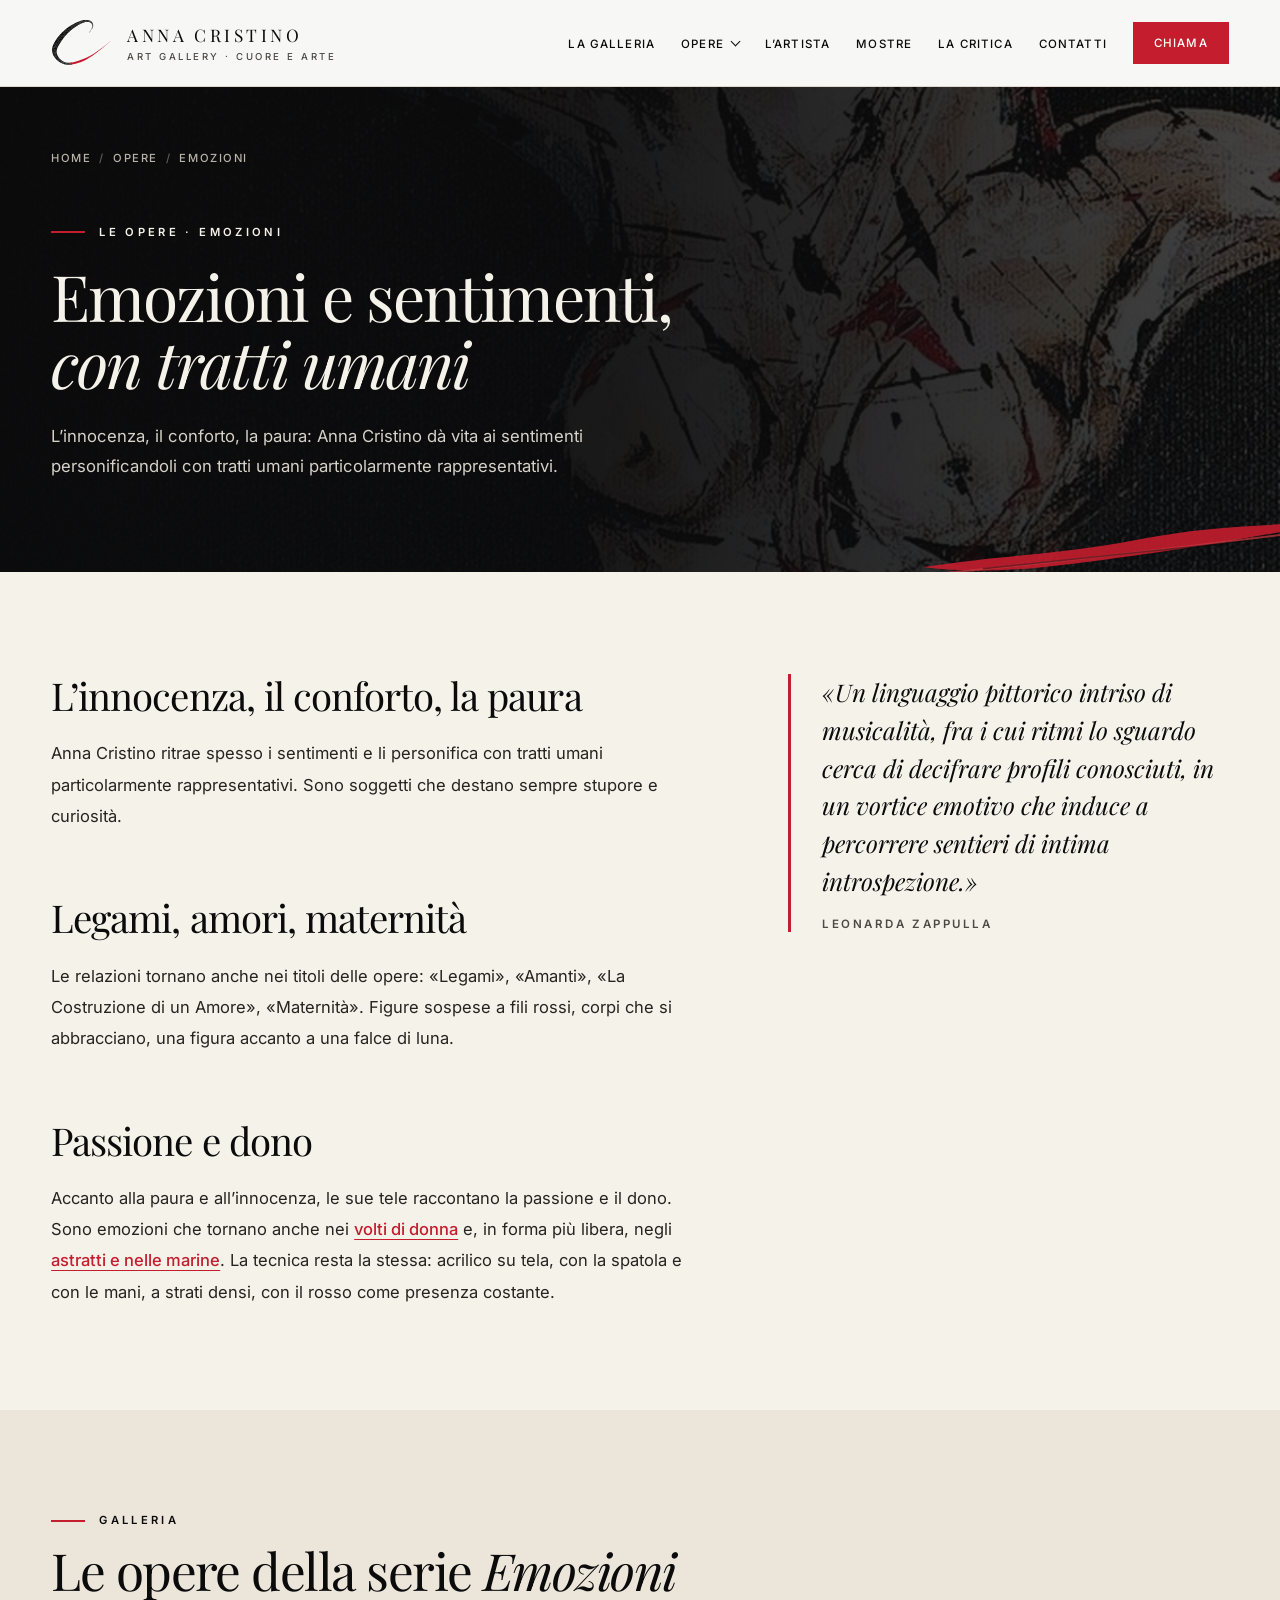
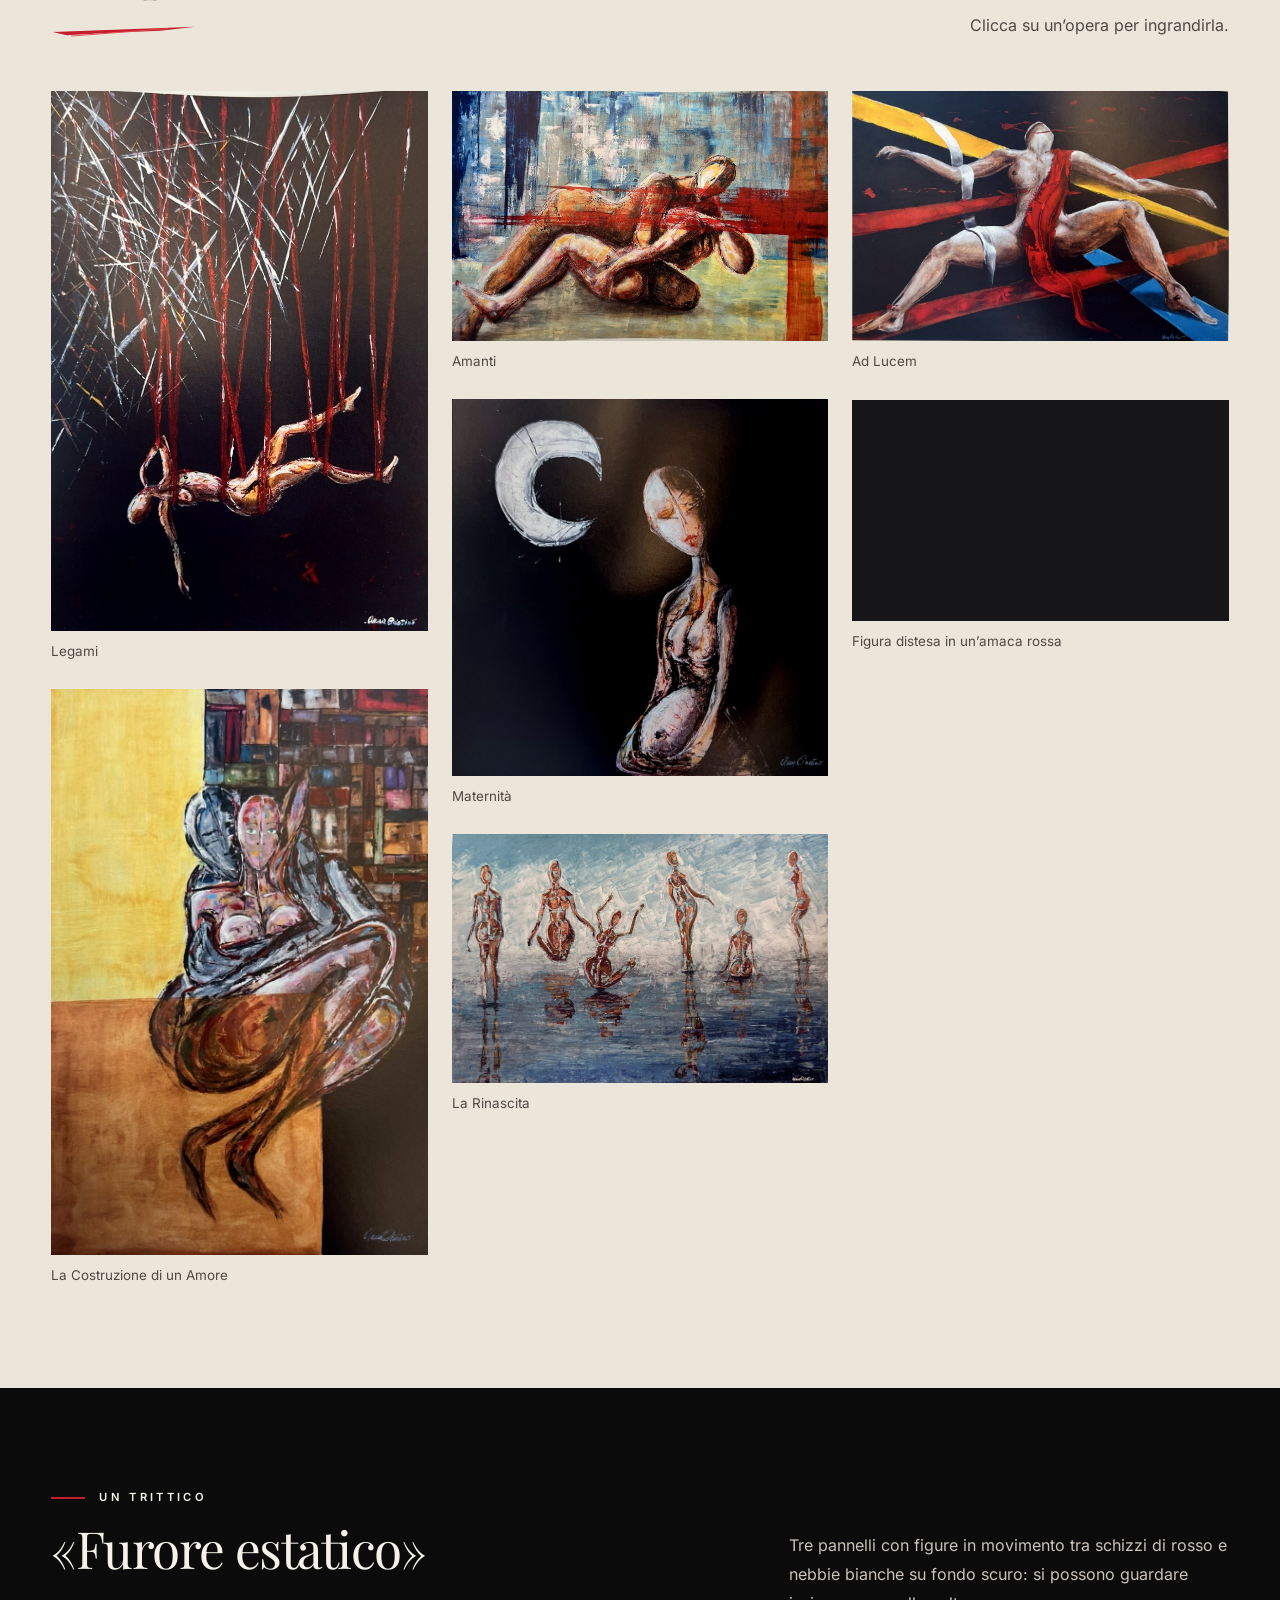
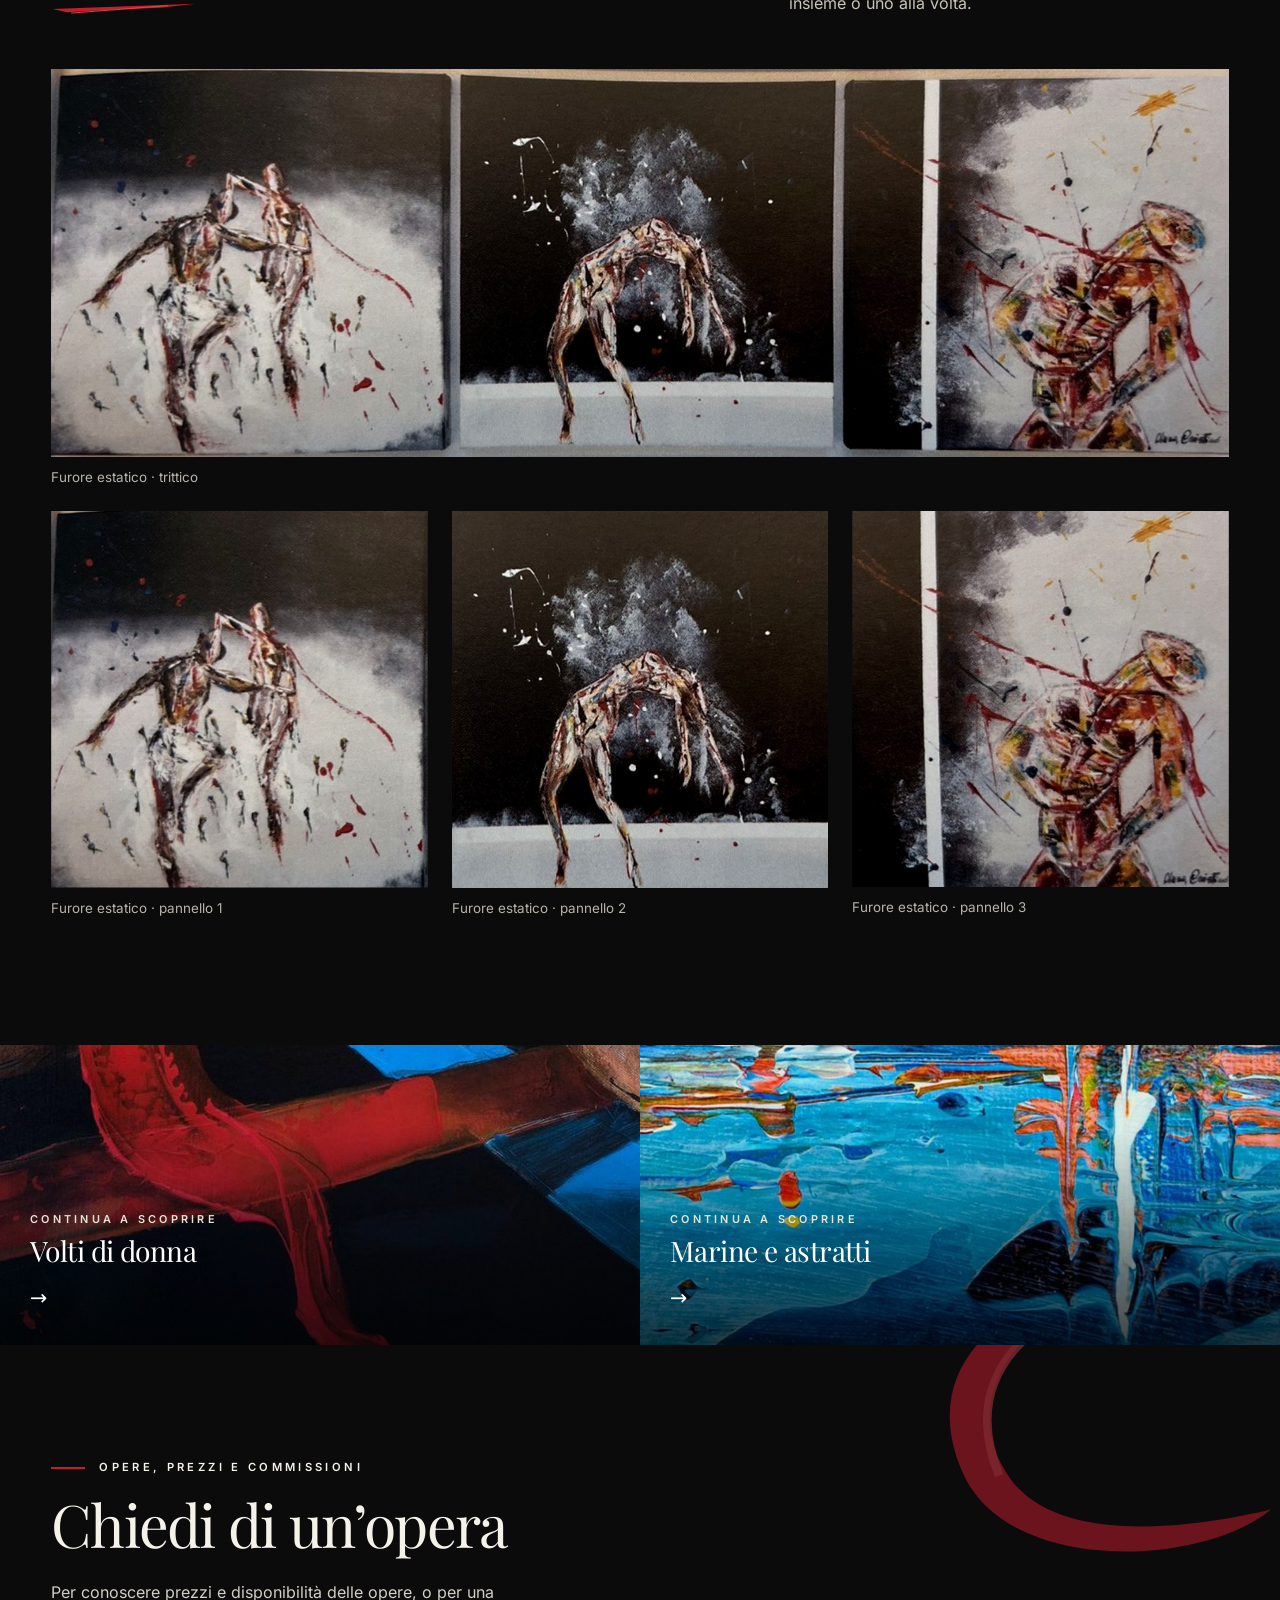
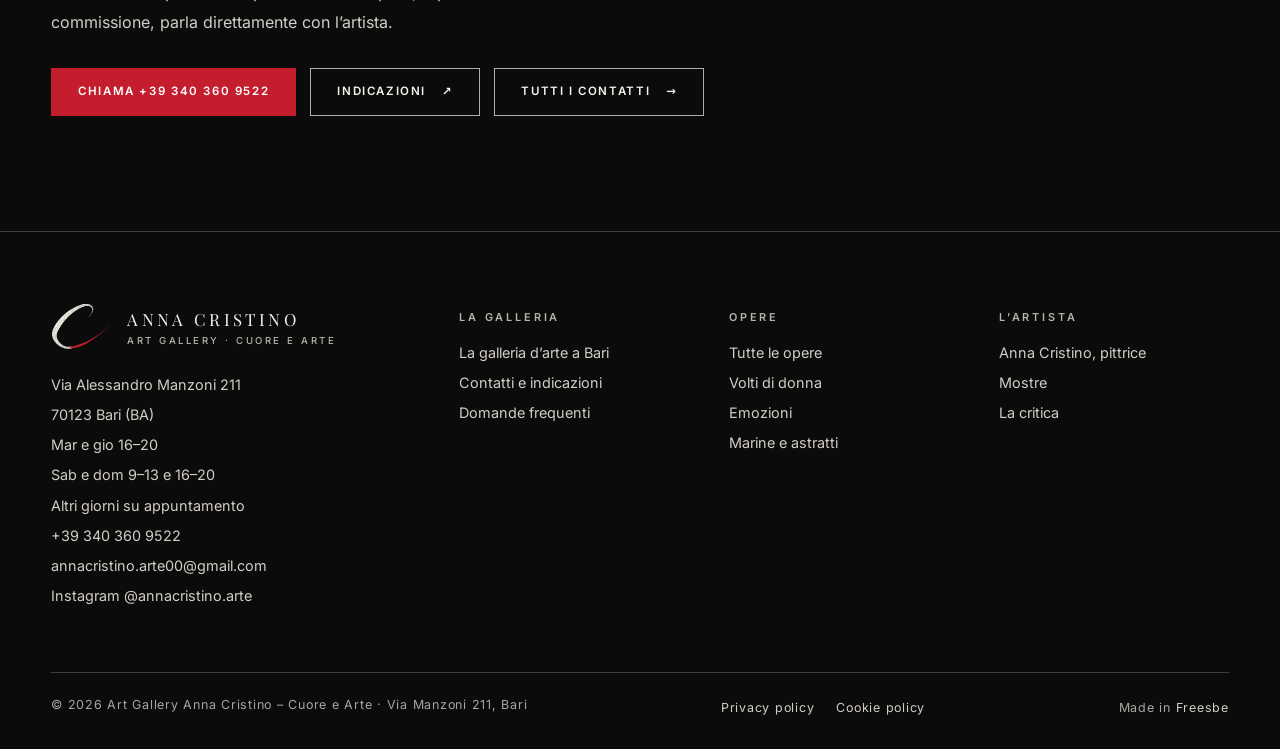
<file: emozioni.html>
<!doctype html>
<html lang="it"><head><meta charset="utf-8">
<meta name="viewport" content="width=device-width, initial-scale=1">
<title>Emozioni nei quadri di Anna Cristino: Legami e Amanti</title>
<meta name="description" content="Emozioni e sentimenti nei quadri di Anna Cristino: Legami, Amanti, Maternità, La Costruzione di un Amore e il trittico Furore estatico.">
<meta name="theme-color" content="#0B0B0C">
<link rel="icon" type="image/svg+xml" href="favicon.svg">
<link rel="preload" href="fonts/playfair-display-latin-400-normal.woff2" as="font" type="font/woff2" crossorigin>
<link rel="preload" href="fonts/inter-latin-400-normal.woff2" as="font" type="font/woff2" crossorigin>
<meta property="og:type" content="website">
<meta property="og:locale" content="it_IT">
<meta property="og:site_name" content="Art Gallery Anna Cristino – Cuore e Arte">
<meta property="og:title" content="Emozioni nei quadri di Anna Cristino: Legami e Amanti">
<meta property="og:description" content="Emozioni e sentimenti nei quadri di Anna Cristino: Legami, Amanti, Maternità, La Costruzione di un Amore e il trittico Furore estatico.">
<link rel="stylesheet" href="style.css">
<script>document.documentElement.className+=" js";try{history.scrollRestoration="manual"}catch(e){}</script>
<script type="application/ld+json">{"@context":"https://schema.org","@type":"CollectionPage","name":"Emozioni – opere di Anna Cristino","description":"Emozioni e sentimenti nei quadri di Anna Cristino: Legami, Amanti, Maternità, La Costruzione di un Amore e il trittico Furore estatico.","about":{"@type":"Person","name":"Anna Cristino"},"inLanguage":"it-IT","hasPart":[{"@type":"VisualArtwork","name":"Legami","creator":{"@type":"Person","name":"Anna Cristino"}},{"@type":"VisualArtwork","name":"La Costruzione di un Amore","creator":{"@type":"Person","name":"Anna Cristino"}},{"@type":"VisualArtwork","name":"Amanti","creator":{"@type":"Person","name":"Anna Cristino"}},{"@type":"VisualArtwork","name":"Maternità","creator":{"@type":"Person","name":"Anna Cristino"}},{"@type":"VisualArtwork","name":"La Rinascita","creator":{"@type":"Person","name":"Anna Cristino"}},{"@type":"VisualArtwork","name":"Ad Lucem","creator":{"@type":"Person","name":"Anna Cristino"}},{"@type":"VisualArtwork","name":"Furore estatico (trittico)","creator":{"@type":"Person","name":"Anna Cristino"}}]}</script>
<script type="application/ld+json">{"@context":"https://schema.org","@type":"BreadcrumbList","itemListElement":[{"@type":"ListItem","position":1,"name":"Home"},{"@type":"ListItem","position":2,"name":"Opere"},{"@type":"ListItem","position":3,"name":"Emozioni"}]}</script>
</head><body>
<a class="skip" href="#main">Vai al contenuto</a>
<header class="header"><div class="container nav"><a class="brand" href="index.html" aria-label="Art Gallery Anna Cristino – Cuore e Arte, home"><img src="img/logo-c-dark.svg" width="62" height="46" alt=""><span class="bt"><b>Anna Cristino</b><span>Art Gallery · Cuore e Arte</span></span></a><button class="burger" type="button" aria-controls="nav" aria-expanded="false" aria-label="Apri il menu"><span></span></button><nav id="nav" class="menu" aria-label="Navigazione principale"><ul><li><a href="la-galleria.html">La galleria</a></li><li class="has-sub"><a href="opere.html">Opere</a><ul class="sub"><li><a href="opere.html">Tutte le opere</a></li><li><a href="volti-di-donna.html">Volti di donna</a></li><li><a href="emozioni.html" aria-current="page">Emozioni</a></li><li><a href="marine-e-astratti.html">Marine e astratti</a></li></ul></li><li><a href="anna-cristino-pittrice.html">L’artista</a></li><li><a href="mostre.html">Mostre</a></li><li><a href="critica.html">La critica</a></li><li><a href="contatti.html">Contatti</a></li><li><a class="btn btn-red btn-sm" href="tel:+393403609522">Chiama</a></li></ul></nav></div></header>
<main id="main"><section class="phero"><div class="tex" style="background-image:url(img/texture/blu-verticale.jpg)"></div><div class="container"><nav class="crumbs" aria-label="Briciole di pane"><ol><li><a href="index.html">Home</a></li><li><a href="opere.html">Opere</a></li><li aria-current="page">Emozioni</li></ol></nav><div class="eyebrow">Le opere · Emozioni</div><h1>Emozioni e sentimenti, <i>con tratti umani</i></h1><p class="lede">L’innocenza, il conforto, la paura: Anna Cristino dà vita ai sentimenti personificandoli con tratti umani particolarmente rappresentativi.</p></div></section><section class="section"><div class="container cols2 l"><div class="prose"><h2>L’innocenza, il conforto, la paura</h2><p>Anna Cristino ritrae spesso i sentimenti e li personifica con tratti umani particolarmente rappresentativi. Sono soggetti che destano sempre stupore e curiosità.</p><h2>Legami, amori, maternità</h2><p>Le relazioni tornano anche nei titoli delle opere: «Legami», «Amanti», «La Costruzione di un Amore», «Maternità». Figure sospese a fili rossi, corpi che si abbracciano, una figura accanto a una falce di luna.</p><h2>Passione e dono</h2><p>Accanto alla paura e all’innocenza, le sue tele raccontano la passione e il dono. Sono emozioni che tornano anche nei <a href="volti-di-donna.html">volti di donna</a> e, in forma più libera, negli <a href="marine-e-astratti.html">astratti e nelle marine</a>. La tecnica resta la stessa: acrilico su tela, con la spatola e con le mani, a strati densi, con il rosso come presenza costante.</p></div><aside class="sticky"><blockquote class="quote"><p>«Un linguaggio pittorico intriso di musicalità, fra i cui ritmi lo sguardo cerca di decifrare profili conosciuti, in un vortice emotivo che induce a percorrere sentieri di intima introspezione.»</p><cite>Leonarda Zappulla</cite></blockquote></aside></div></section><section class="section sand"><div class="container"><div class="sh"><div><div class="eyebrow">Galleria</div><h2>Le opere della serie <i>Emozioni</i></h2><span class="brush" aria-hidden="true"></span></div><p>Clicca su un’opera per ingrandirla.</p></div><div class="masonry"><figure class="m"><a href="img/anna-cristino-legami.jpg" data-full="img/anna-cristino-legami.jpg" data-cap="Legami"><img src="img/anna-cristino-legami.jpg" width="693" height="994" alt="«Legami», dipinto di Anna Cristino: figura sospesa a fili rossi, su fondo nero attraversato da segni bianchi" loading="lazy" decoding="async"></a><figcaption>Legami</figcaption></figure><figure class="m"><a href="img/anna-cristino-la-costruzione-di-un-amore.jpg" data-full="img/anna-cristino-la-costruzione-di-un-amore.jpg" data-cap="La Costruzione di un Amore"><img src="img/anna-cristino-la-costruzione-di-un-amore.jpg" width="794" height="1194" alt="«La Costruzione di un Amore», dipinto di Anna Cristino: figura seduta e raccolta su sé stessa, accanto a un fondo giallo e a una trama di quadratini colorati" loading="lazy" decoding="async"></a><figcaption>La Costruzione di un Amore</figcaption></figure><figure class="m"><a href="img/anna-cristino-amanti.jpg" data-full="img/anna-cristino-amanti.jpg" data-cap="Amanti"><img src="img/anna-cristino-amanti.jpg" width="1264" height="840" alt="«Amanti», dipinto di Anna Cristino: due figure abbracciate su fondo azzurro attraversato da una banda rossa orizzontale" loading="lazy" decoding="async"></a><figcaption>Amanti</figcaption></figure><figure class="m"><a href="img/anna-cristino-maternita.jpg" data-full="img/anna-cristino-maternita.jpg" data-cap="Maternità"><img src="img/anna-cristino-maternita.jpg" width="896" height="896" alt="«Maternità», dipinto di Anna Cristino: figura femminile seduta accanto a una falce di luna bianca su fondo nero" loading="lazy" decoding="async"></a><figcaption>Maternità</figcaption></figure><figure class="m"><a href="img/anna-cristino-la-rinascita.jpg" data-full="img/anna-cristino-la-rinascita.jpg" data-cap="La Rinascita"><img src="img/anna-cristino-la-rinascita.jpg" width="1065" height="703" alt="«La Rinascita», dipinto di Anna Cristino: sei figure in piedi e in movimento su un’acqua azzurra e bianca, con i loro riflessi" loading="lazy" decoding="async"></a><figcaption>La Rinascita</figcaption></figure><figure class="m"><a href="img/anna-cristino-ad-lucem.jpg" data-full="img/anna-cristino-ad-lucem.jpg" data-cap="Ad Lucem"><img src="img/anna-cristino-ad-lucem.jpg" width="1194" height="794" alt="«Ad Lucem», dipinto di Anna Cristino: figura sdraiata che attraversa nastri rossi, gialli, bianchi e azzurri su fondo nero" loading="lazy" decoding="async"></a><figcaption>Ad Lucem</figcaption></figure><figure class="m"><a href="img/anna-cristino-figura-amaca-rossa-fondo-nero-lg.jpg" data-full="img/anna-cristino-figura-amaca-rossa-fondo-nero-lg.jpg" data-cap="Figura distesa in un’amaca rossa"><img src="img/anna-cristino-figura-amaca-rossa-fondo-nero.jpg" width="1100" height="646" alt="Dipinto di Anna Cristino: figura distesa come in un’amaca rossa sotto una spatolata azzurra, su fondo nero materico" loading="lazy" decoding="async"></a><figcaption>Figura distesa in un’amaca rossa</figcaption></figure></div></div></section><section class="section dark"><div class="container"><div class="sh"><div><div class="eyebrow">Un trittico</div><h2>«Furore estatico»</h2><span class="brush" aria-hidden="true"></span></div><p>Tre pannelli con figure in movimento tra schizzi di rosso e nebbie bianche su fondo scuro: si possono guardare insieme o uno alla volta.</p></div><div class="trip"><figure class="m"><a href="img/anna-cristino-furore-estatico-trittico.jpg" data-full="img/anna-cristino-furore-estatico-trittico.jpg" data-cap="Furore estatico · trittico"><img src="img/anna-cristino-furore-estatico-trittico.jpg" width="1492" height="492" alt="«Furore estatico», trittico di Anna Cristino: tre pannelli con figure in movimento tra schizzi rossi e nebbie bianche su fondo scuro" loading="lazy" decoding="async"></a><figcaption>Furore estatico · trittico</figcaption></figure></div><div class="trip3"><figure class="m"><a href="img/anna-cristino-furore-estatico-pannello-1.jpg" data-full="img/anna-cristino-furore-estatico-pannello-1.jpg" data-cap="Furore estatico · pannello 1"><img src="img/anna-cristino-furore-estatico-pannello-1.jpg" width="594" height="594" alt="«Furore estatico», pannello 1: due figure che danzano su una nebbia bianca, con schizzi rossi" loading="lazy" decoding="async"></a><figcaption>Furore estatico · pannello 1</figcaption></figure><figure class="m"><a href="img/anna-cristino-furore-estatico-pannello-2.jpg" data-full="img/anna-cristino-furore-estatico-pannello-2.jpg" data-cap="Furore estatico · pannello 2"><img src="img/anna-cristino-furore-estatico-pannello-2.jpg" width="594" height="595" alt="«Furore estatico», pannello 2: figura inarcata tra schizzi bianchi e rossi su fondo nero" loading="lazy" decoding="async"></a><figcaption>Furore estatico · pannello 2</figcaption></figure><figure class="m"><a href="img/anna-cristino-furore-estatico-pannello-3.jpg" data-full="img/anna-cristino-furore-estatico-pannello-3.jpg" data-cap="Furore estatico · pannello 3"><img src="img/anna-cristino-furore-estatico-pannello-3.jpg" width="595" height="594" alt="«Furore estatico», pannello 3: figura dai colori caldi con le mani sul capo, accanto a una banda bianca verticale e a segni rossi" loading="lazy" decoding="async"></a><figcaption>Furore estatico · pannello 3</figcaption></figure></div></div></section><section aria-label="Altre serie di opere"><div class="bands b2"><a class="band" href="volti-di-donna.html" style="background-image:url(img/texture/rosso-gestuale.jpg)"><small>Continua a scoprire</small><h3>Volti di donna</h3><span class="arrow" aria-hidden="true">→</span></a><a class="band" href="marine-e-astratti.html" style="background-image:url(img/texture/blu-mare.jpg)"><small>Continua a scoprire</small><h3>Marine e astratti</h3><span class="arrow" aria-hidden="true">→</span></a></div></section><section class="cta"><div class="container"><div class="eyebrow">Opere, prezzi e commissioni</div><h2>Chiedi di un’opera</h2><p>Per conoscere prezzi e disponibilità delle opere, o per una commissione, parla direttamente con l’artista.</p><div class="actions"><a class="btn btn-red" href="tel:+393403609522">Chiama +39 340 360 9522</a><a class="btn btn-light" href="https://www.google.com/maps/dir/?api=1&destination=Art+Gallery+Anna+Cristino+Via+Alessandro+Manzoni+211+70123+Bari" target="_blank" rel="noopener">Indicazioni <span aria-hidden="true">↗</span></a><a class="btn btn-light" href="contatti.html">Tutti i contatti <span aria-hidden="true">→</span></a></div></div></section></main>
<footer class="footer"><div class="container"><div class="fcols"><div><div class="fbrand"><img src="img/logo-c.svg" width="62" height="46" alt=""><div><b>Anna Cristino</b><span>Art Gallery · Cuore e Arte</span></div></div><address><p>Via Alessandro Manzoni 211<br>70123 Bari (BA)</p><p class="fhours">Mar e gio 16–20<br>Sab e dom 9–13 e 16–20<br>Altri giorni su appuntamento</p><a href="tel:+393403609522">+39 340 360 9522</a><a href="mailto:annacristino.arte00@gmail.com?subject=Richiesta%20informazioni%20-%20Art%20Gallery%20Anna%20Cristino">annacristino.arte00@gmail.com</a><a href="https://www.instagram.com/annacristino.arte/" rel="noopener" target="_blank">Instagram @annacristino.arte</a></address></div><div><h4>La galleria</h4><a href="la-galleria.html">La galleria d’arte a Bari</a><a href="contatti.html">Contatti e indicazioni</a><a href="domande-frequenti.html">Domande frequenti</a></div><div><h4>Opere</h4><a href="opere.html">Tutte le opere</a><a href="volti-di-donna.html">Volti di donna</a><a href="emozioni.html">Emozioni</a><a href="marine-e-astratti.html">Marine e astratti</a></div><div><h4>L’artista</h4><a href="anna-cristino-pittrice.html">Anna Cristino, pittrice</a><a href="mostre.html">Mostre</a><a href="critica.html">La critica</a></div></div><div class="fbottom"><span>© 2026 Art Gallery Anna Cristino – Cuore e Arte · Via Manzoni 211, Bari</span><span class="flegal"><a href="privacy-policy.html">Privacy policy</a><a href="cookie-policy.html">Cookie policy</a></span><span>Made in <a href="https://freesbe.it" rel="nofollow noopener" target="_blank">Freesbe</a></span></div></div></footer>
<div class="lb" id="lb" hidden role="dialog" aria-modal="true" aria-label="Opera ingrandita"><button class="lb-close" type="button" aria-label="Chiudi">×</button><button class="lb-prev" type="button" aria-label="Opera precedente">‹</button><img alt=""><div class="lb-cap"></div><button class="lb-next" type="button" aria-label="Opera successiva">›</button></div>
<script src="site.js" defer></script></body></html>
</file>
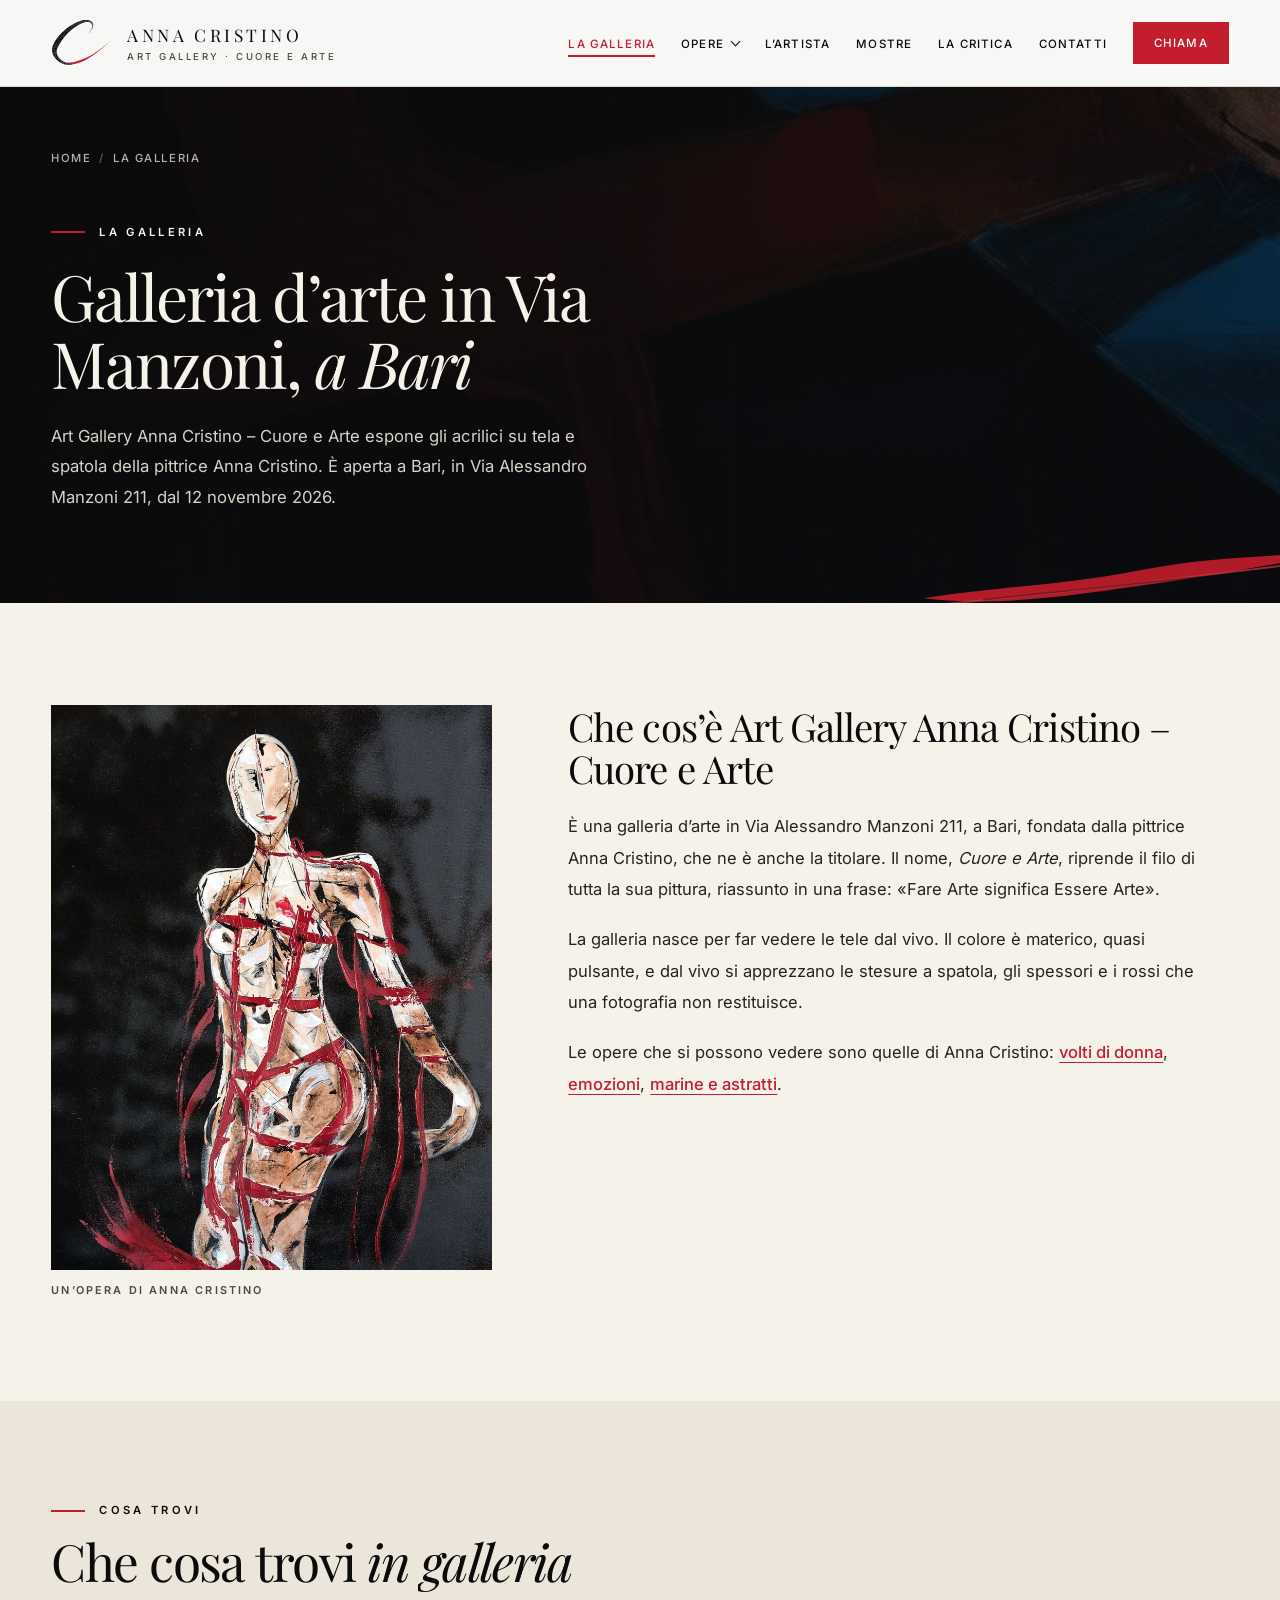
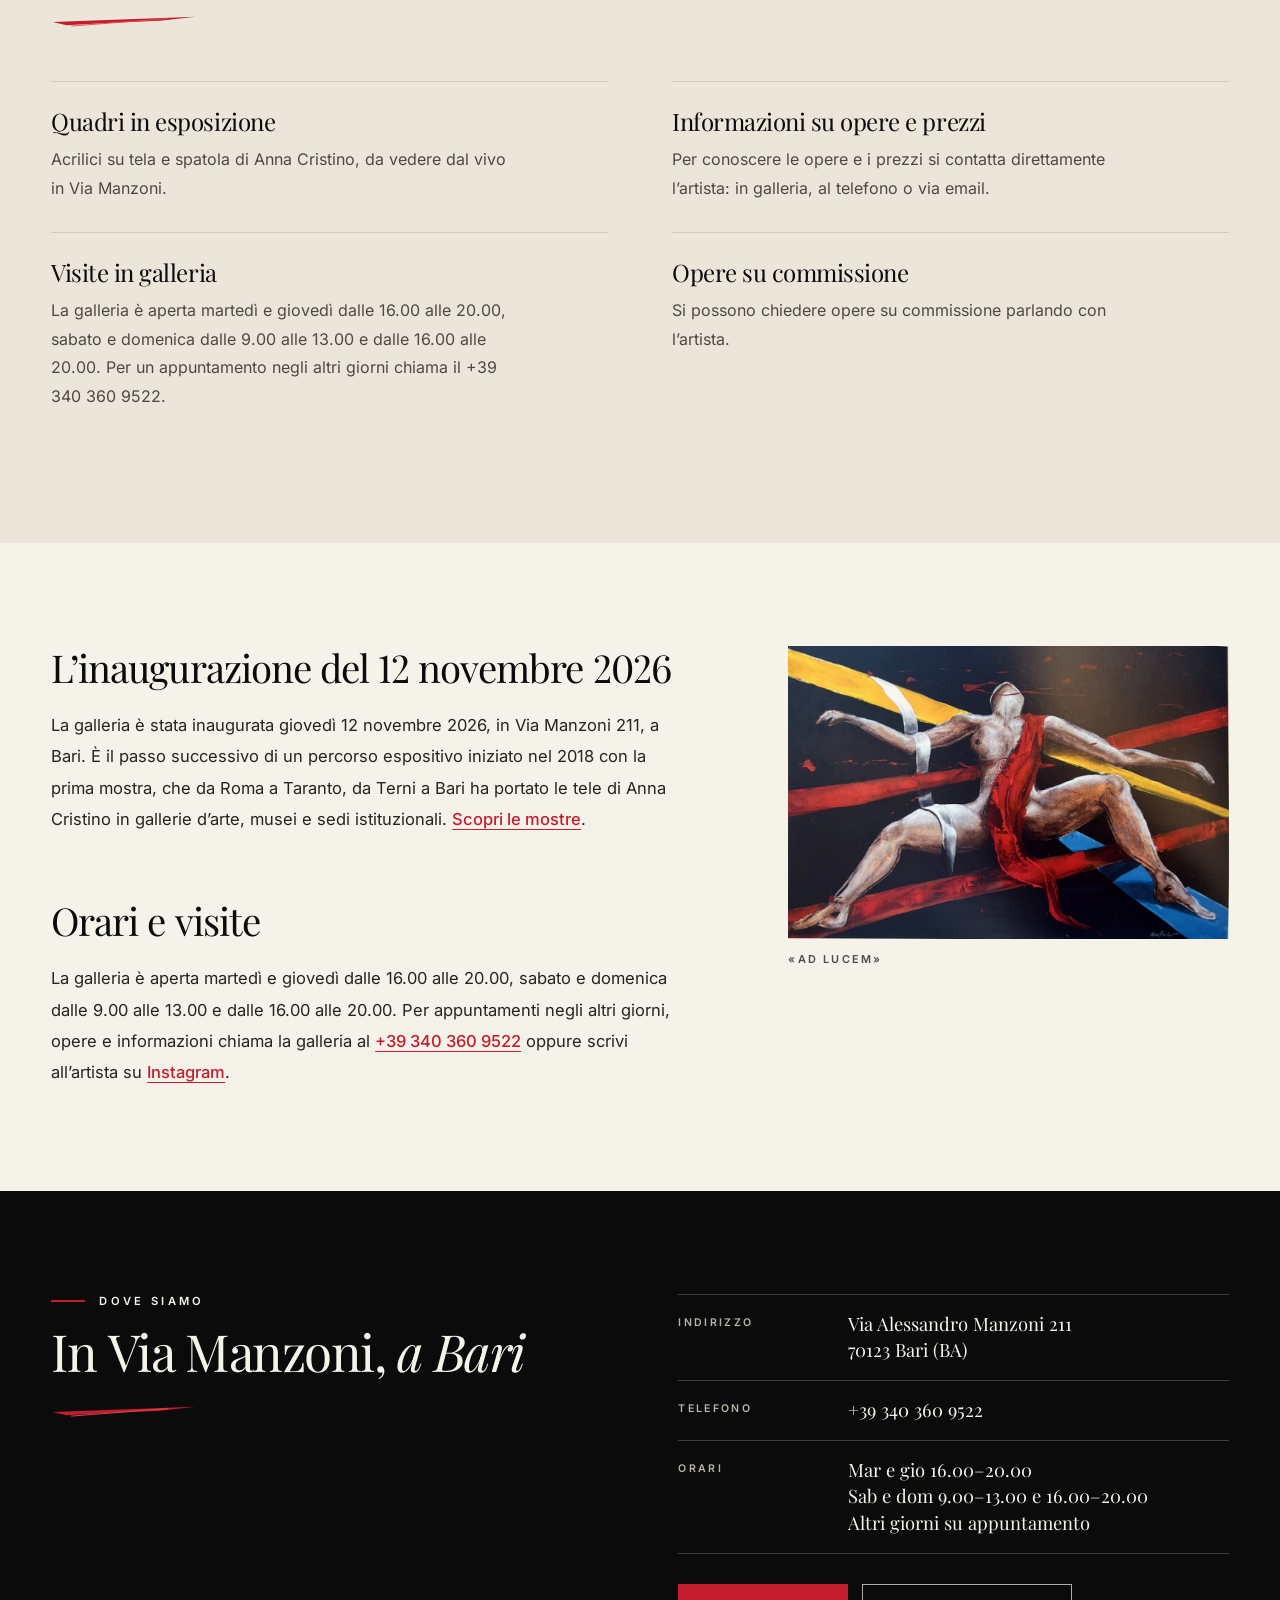
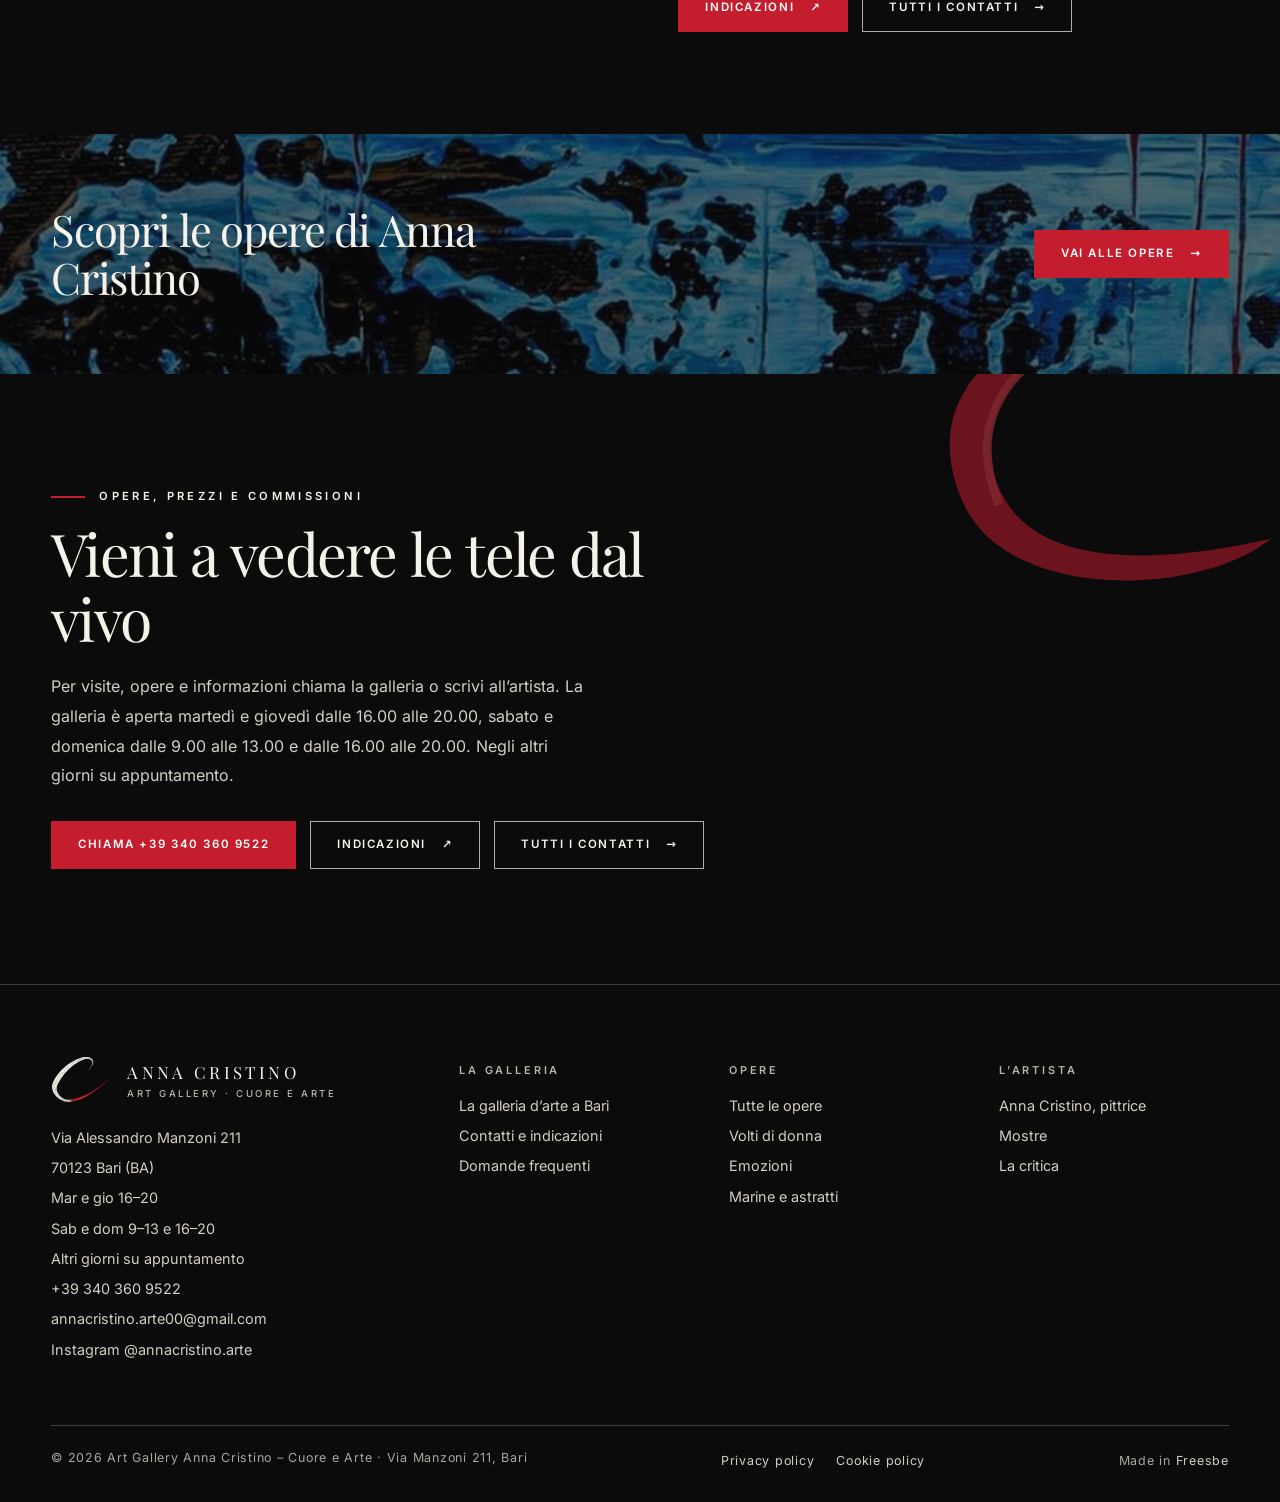
<file: la-galleria.html>
<!doctype html>
<html lang="it"><head><meta charset="utf-8">
<meta name="viewport" content="width=device-width, initial-scale=1">
<title>Galleria d’arte in Via Manzoni 211, Bari | Anna Cristino</title>
<meta name="description" content="La galleria d’arte di Anna Cristino in Via Manzoni 211, a Bari: tele in acrilico e spatola da vedere dal vivo. Inaugurata il 12 novembre 2026.">
<meta name="theme-color" content="#0B0B0C">
<link rel="icon" type="image/svg+xml" href="favicon.svg">
<link rel="preload" href="fonts/playfair-display-latin-400-normal.woff2" as="font" type="font/woff2" crossorigin>
<link rel="preload" href="fonts/inter-latin-400-normal.woff2" as="font" type="font/woff2" crossorigin>
<meta property="og:type" content="website">
<meta property="og:locale" content="it_IT">
<meta property="og:site_name" content="Art Gallery Anna Cristino – Cuore e Arte">
<meta property="og:title" content="Galleria d’arte in Via Manzoni 211, Bari | Anna Cristino">
<meta property="og:description" content="La galleria d’arte di Anna Cristino in Via Manzoni 211, a Bari: tele in acrilico e spatola da vedere dal vivo. Inaugurata il 12 novembre 2026.">
<link rel="stylesheet" href="style.css">
<script>document.documentElement.className+=" js";try{history.scrollRestoration="manual"}catch(e){}</script>
<script type="application/ld+json">{"@context":"https://schema.org","@type":"ArtGallery","name":"Art Gallery Anna Cristino – Cuore e Arte","alternateName":"Cuore e Arte","description":"La galleria d’arte di Anna Cristino in Via Manzoni 211, a Bari: tele in acrilico e spatola da vedere dal vivo. Inaugurata il 12 novembre 2026.","telephone":"+39 340 360 9522","email":"annacristino.arte00@gmail.com","address":{"@type":"PostalAddress","streetAddress":"Via Alessandro Manzoni 211","postalCode":"70123","addressLocality":"Bari","addressRegion":"BA","addressCountry":"IT"},"foundingDate":"2026-11-12","founder":{"@type":"Person","name":"Anna Cristino"},"sameAs":["https://www.instagram.com/annacristino.arte/"],"hasMap":"https://www.google.com/maps/search/?api=1&query=Art+Gallery+Anna+Cristino+Via+Alessandro+Manzoni+211+70123+Bari","openingHoursSpecification":[{"@type":"OpeningHoursSpecification","dayOfWeek":["Tuesday","Thursday"],"opens":"16:00","closes":"20:00"},{"@type":"OpeningHoursSpecification","dayOfWeek":["Saturday","Sunday"],"opens":"09:00","closes":"13:00"},{"@type":"OpeningHoursSpecification","dayOfWeek":["Saturday","Sunday"],"opens":"16:00","closes":"20:00"}]}</script>
<script type="application/ld+json">{"@context":"https://schema.org","@type":"BreadcrumbList","itemListElement":[{"@type":"ListItem","position":1,"name":"Home"},{"@type":"ListItem","position":2,"name":"La galleria"}]}</script>
</head><body>
<a class="skip" href="#main">Vai al contenuto</a>
<header class="header"><div class="container nav"><a class="brand" href="index.html" aria-label="Art Gallery Anna Cristino – Cuore e Arte, home"><img src="img/logo-c-dark.svg" width="62" height="46" alt=""><span class="bt"><b>Anna Cristino</b><span>Art Gallery · Cuore e Arte</span></span></a><button class="burger" type="button" aria-controls="nav" aria-expanded="false" aria-label="Apri il menu"><span></span></button><nav id="nav" class="menu" aria-label="Navigazione principale"><ul><li><a href="la-galleria.html" aria-current="page">La galleria</a></li><li class="has-sub"><a href="opere.html">Opere</a><ul class="sub"><li><a href="opere.html">Tutte le opere</a></li><li><a href="volti-di-donna.html">Volti di donna</a></li><li><a href="emozioni.html">Emozioni</a></li><li><a href="marine-e-astratti.html">Marine e astratti</a></li></ul></li><li><a href="anna-cristino-pittrice.html">L’artista</a></li><li><a href="mostre.html">Mostre</a></li><li><a href="critica.html">La critica</a></li><li><a href="contatti.html">Contatti</a></li><li><a class="btn btn-red btn-sm" href="tel:+393403609522">Chiama</a></li></ul></nav></div></header>
<main id="main"><section class="phero"><div class="tex" style="background-image:url(img/texture/rosso-gestuale.jpg)"></div><div class="container"><nav class="crumbs" aria-label="Briciole di pane"><ol><li><a href="index.html">Home</a></li><li aria-current="page">La galleria</li></ol></nav><div class="eyebrow">La galleria</div><h1>Galleria d’arte in Via Manzoni, <i>a Bari</i></h1><p class="lede">Art Gallery Anna Cristino – Cuore e Arte espone gli acrilici su tela e spatola della pittrice Anna Cristino. È aperta a Bari, in Via Alessandro Manzoni 211, dal 12 novembre 2026.</p></div></section><section class="section"><div class="container cols2 r"><figure class="fig"><img src="img/anna-cristino-figura-femminile-linee-rosse-fondo-nero.jpg" width="857" height="1100" alt="Dipinto di Anna Cristino: figura femminile a figura intera attraversata da linee rosse, su fondo nero" loading="lazy" decoding="async"><figcaption>Un’opera di Anna Cristino</figcaption></figure><div class="prose"><h2>Che cos’è Art Gallery Anna Cristino – Cuore e Arte</h2><p>È una galleria d’arte in Via Alessandro Manzoni 211, a Bari, fondata dalla pittrice Anna Cristino, che ne è anche la titolare. Il nome, <em>Cuore e Arte</em>, riprende il filo di tutta la sua pittura, riassunto in una frase: «Fare Arte significa Essere Arte».</p><p>La galleria nasce per far vedere le tele dal vivo. Il colore è materico, quasi pulsante, e dal vivo si apprezzano le stesure a spatola, gli spessori e i rossi che una fotografia non restituisce.</p><p>Le opere che si possono vedere sono quelle di Anna Cristino: <a href="volti-di-donna.html">volti di donna</a>, <a href="emozioni.html">emozioni</a>, <a href="marine-e-astratti.html">marine e astratti</a>.</p></div></div></section><section class="section sand"><div class="container"><div class="sh"><div><div class="eyebrow">Cosa trovi</div><h2>Che cosa trovi <i>in galleria</i></h2><span class="brush" aria-hidden="true"></span></div></div><div class="cards"><div class="card"><h3>Quadri in esposizione</h3><p>Acrilici su tela e spatola di Anna Cristino, da vedere dal vivo in Via Manzoni.</p></div><div class="card"><h3>Informazioni su opere e prezzi</h3><p>Per conoscere le opere e i prezzi si contatta direttamente l’artista: in galleria, al telefono o via email.</p></div><div class="card"><h3>Visite in galleria</h3><p>La galleria è aperta martedì e giovedì dalle 16.00 alle 20.00, sabato e domenica dalle 9.00 alle 13.00 e dalle 16.00 alle 20.00. Per un appuntamento negli altri giorni chiama il +39 340 360 9522.</p></div><div class="card"><h3>Opere su commissione</h3><p>Si possono chiedere opere su commissione parlando con l’artista.</p></div></div></div></section><section class="section"><div class="container cols2 l"><div class="prose"><h2>L’inaugurazione del 12 novembre 2026</h2><p>La galleria è stata inaugurata giovedì 12 novembre 2026, in Via Manzoni 211, a Bari. È il passo successivo di un percorso espositivo iniziato nel 2018 con la prima mostra, che da Roma a Taranto, da Terni a Bari ha portato le tele di Anna Cristino in gallerie d’arte, musei e sedi istituzionali. <a href="mostre.html">Scopri le mostre</a>.</p><h2>Orari e visite</h2><p>La galleria è aperta martedì e giovedì dalle 16.00 alle 20.00, sabato e domenica dalle 9.00 alle 13.00 e dalle 16.00 alle 20.00. Per appuntamenti negli altri giorni, opere e informazioni chiama la galleria al <a href="tel:+393403609522">+39 340 360 9522</a> oppure scrivi all’artista su <a href="https://www.instagram.com/annacristino.arte/" target="_blank" rel="noopener">Instagram</a>.</p></div><figure class="fig sticky"><img src="img/anna-cristino-ad-lucem.jpg" width="1194" height="794" alt="«Ad Lucem», dipinto di Anna Cristino: figura sdraiata che attraversa nastri rossi, gialli, bianchi e azzurri su fondo nero" loading="lazy" decoding="async"><figcaption>«Ad Lucem»</figcaption></figure></div></section><section class="section dark"><div class="container cols2"><div><div class="eyebrow">Dove siamo</div><h2 class="h2" style="margin:14px 0 6px">In Via Manzoni, <i>a Bari</i></h2><span class="brush" aria-hidden="true"></span></div><div><dl class="facts"><div><dt>Indirizzo</dt><dd>Via Alessandro Manzoni 211<br>70123 Bari (BA)</dd></div><div><dt>Telefono</dt><dd><a href="tel:+393403609522">+39 340 360 9522</a></dd></div><div><dt>Orari</dt><dd>Mar e gio 16.00–20.00<br>Sab e dom 9.00–13.00 e 16.00–20.00<br>Altri giorni su appuntamento</dd></div></dl><div class="actions"><a class="btn btn-red" href="https://www.google.com/maps/dir/?api=1&destination=Art+Gallery+Anna+Cristino+Via+Alessandro+Manzoni+211+70123+Bari" target="_blank" rel="noopener">Indicazioni <span aria-hidden="true">↗</span></a><a class="btn btn-light" href="contatti.html">Tutti i contatti <span aria-hidden="true">→</span></a></div></div></div></section><section class="pause" style="background-image:url(img/texture/blu-stratificato.jpg)"><div class="container"><h2>Scopri le opere di Anna Cristino</h2><a class="btn btn-red" href="opere.html">Vai alle opere <span aria-hidden="true">→</span></a></div></section><section class="cta"><div class="container"><div class="eyebrow">Opere, prezzi e commissioni</div><h2>Vieni a vedere le tele dal vivo</h2><p>Per visite, opere e informazioni chiama la galleria o scrivi all’artista. La galleria è aperta martedì e giovedì dalle 16.00 alle 20.00, sabato e domenica dalle 9.00 alle 13.00 e dalle 16.00 alle 20.00. Negli altri giorni su appuntamento.</p><div class="actions"><a class="btn btn-red" href="tel:+393403609522">Chiama +39 340 360 9522</a><a class="btn btn-light" href="https://www.google.com/maps/dir/?api=1&destination=Art+Gallery+Anna+Cristino+Via+Alessandro+Manzoni+211+70123+Bari" target="_blank" rel="noopener">Indicazioni <span aria-hidden="true">↗</span></a><a class="btn btn-light" href="contatti.html">Tutti i contatti <span aria-hidden="true">→</span></a></div></div></section></main>
<footer class="footer"><div class="container"><div class="fcols"><div><div class="fbrand"><img src="img/logo-c.svg" width="62" height="46" alt=""><div><b>Anna Cristino</b><span>Art Gallery · Cuore e Arte</span></div></div><address><p>Via Alessandro Manzoni 211<br>70123 Bari (BA)</p><p class="fhours">Mar e gio 16–20<br>Sab e dom 9–13 e 16–20<br>Altri giorni su appuntamento</p><a href="tel:+393403609522">+39 340 360 9522</a><a href="mailto:annacristino.arte00@gmail.com?subject=Richiesta%20informazioni%20-%20Art%20Gallery%20Anna%20Cristino">annacristino.arte00@gmail.com</a><a href="https://www.instagram.com/annacristino.arte/" rel="noopener" target="_blank">Instagram @annacristino.arte</a></address></div><div><h4>La galleria</h4><a href="la-galleria.html">La galleria d’arte a Bari</a><a href="contatti.html">Contatti e indicazioni</a><a href="domande-frequenti.html">Domande frequenti</a></div><div><h4>Opere</h4><a href="opere.html">Tutte le opere</a><a href="volti-di-donna.html">Volti di donna</a><a href="emozioni.html">Emozioni</a><a href="marine-e-astratti.html">Marine e astratti</a></div><div><h4>L’artista</h4><a href="anna-cristino-pittrice.html">Anna Cristino, pittrice</a><a href="mostre.html">Mostre</a><a href="critica.html">La critica</a></div></div><div class="fbottom"><span>© 2026 Art Gallery Anna Cristino – Cuore e Arte · Via Manzoni 211, Bari</span><span class="flegal"><a href="privacy-policy.html">Privacy policy</a><a href="cookie-policy.html">Cookie policy</a></span><span>Made in <a href="https://freesbe.it" rel="nofollow noopener" target="_blank">Freesbe</a></span></div></div></footer>
<script src="site.js" defer></script></body></html>
</file>
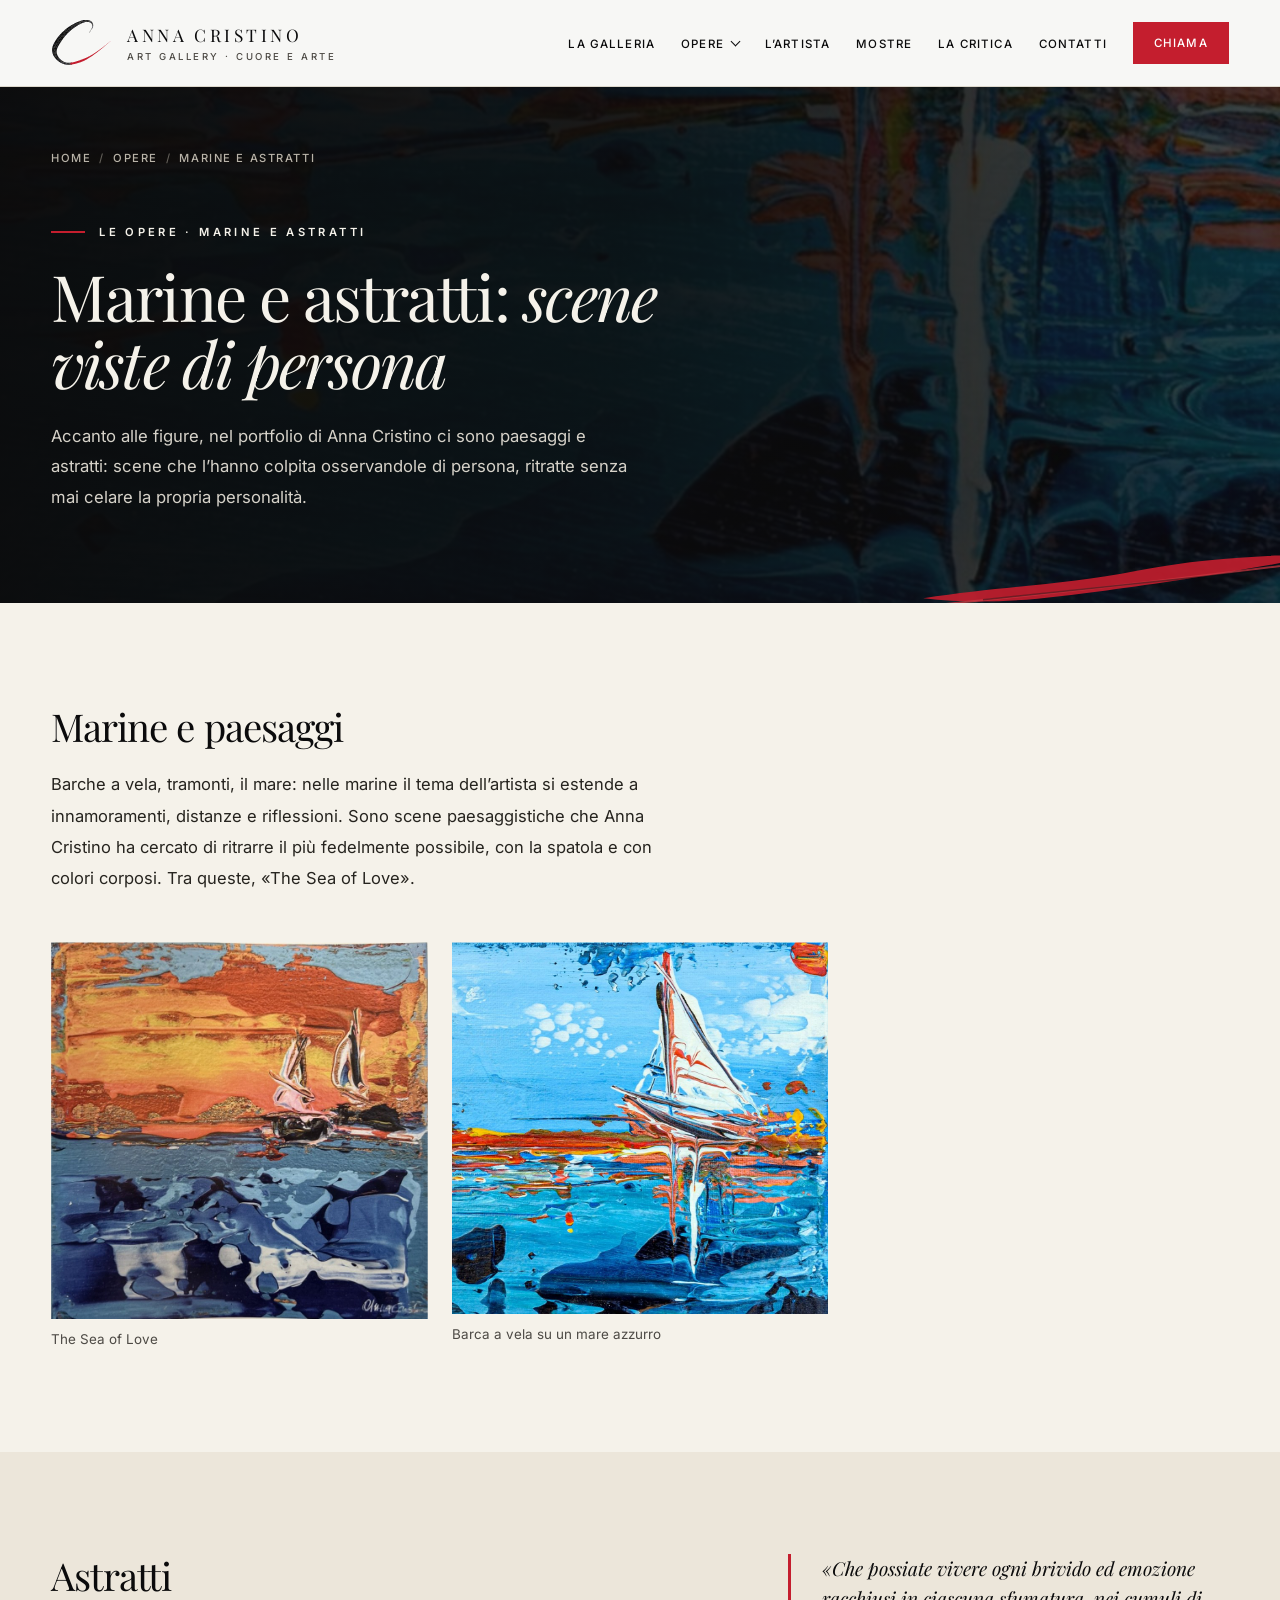
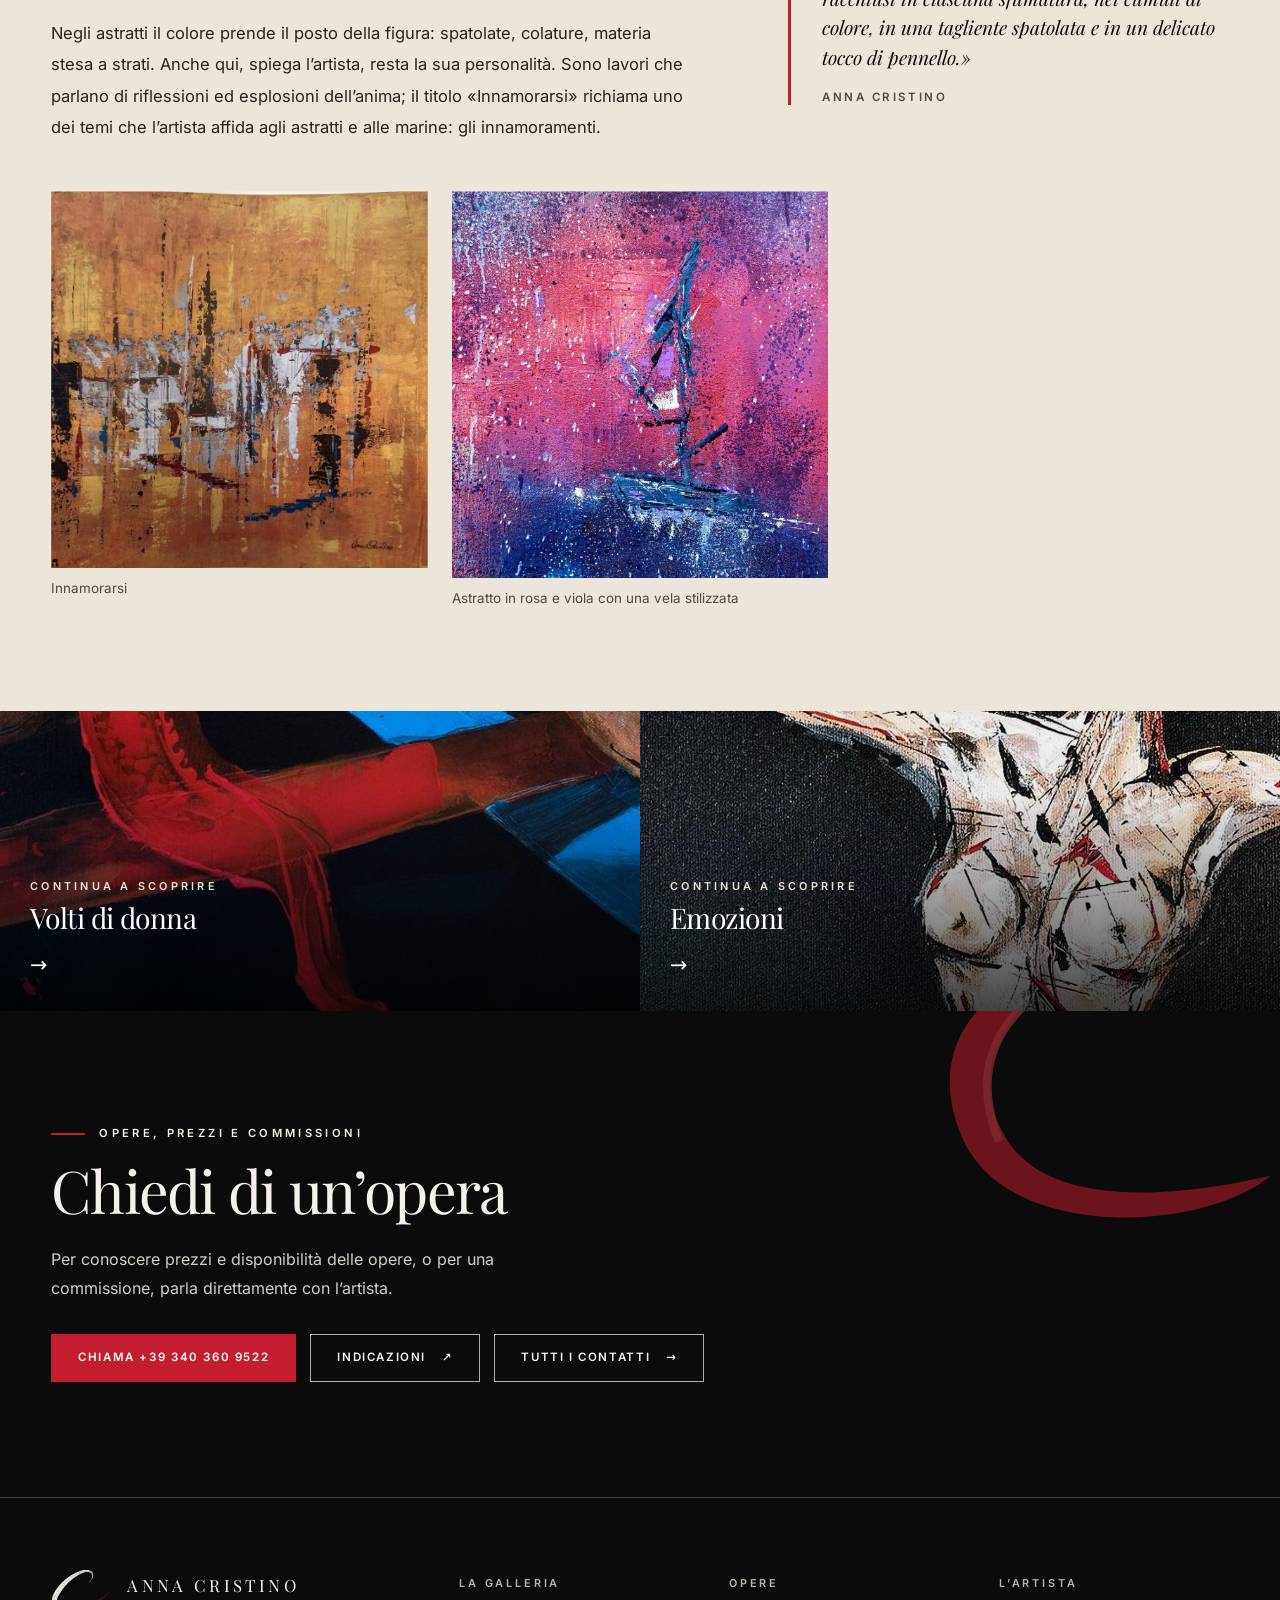
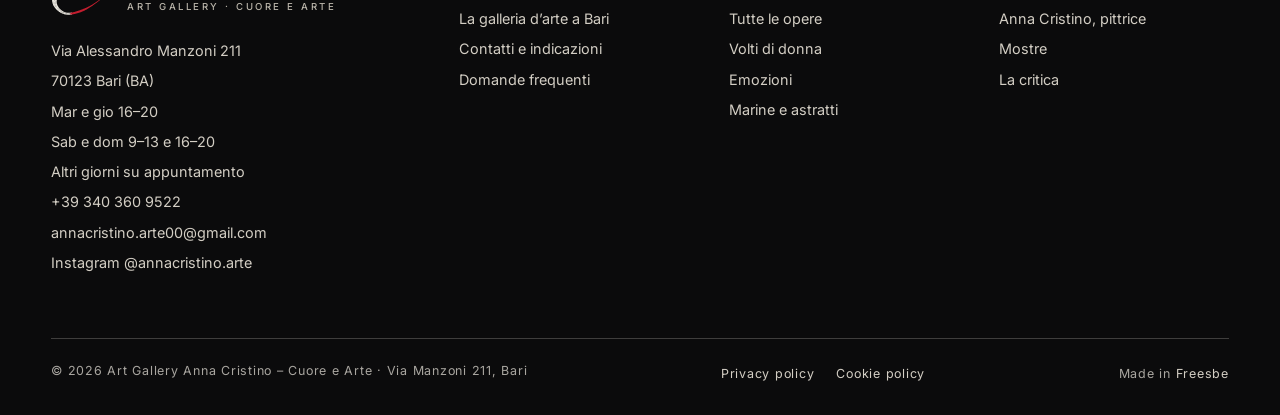
<file: marine-e-astratti.html>
<!doctype html>
<html lang="it"><head><meta charset="utf-8">
<meta name="viewport" content="width=device-width, initial-scale=1">
<title>Quadri di marine e astratti a spatola | Anna Cristino, Bari</title>
<meta name="description" content="Marine e astratti di Anna Cristino: «The Sea of Love», «Innamorarsi», barche a vela e colore steso a spatola. Galleria d’arte a Bari.">
<meta name="theme-color" content="#0B0B0C">
<link rel="icon" type="image/svg+xml" href="favicon.svg">
<link rel="preload" href="fonts/playfair-display-latin-400-normal.woff2" as="font" type="font/woff2" crossorigin>
<link rel="preload" href="fonts/inter-latin-400-normal.woff2" as="font" type="font/woff2" crossorigin>
<meta property="og:type" content="website">
<meta property="og:locale" content="it_IT">
<meta property="og:site_name" content="Art Gallery Anna Cristino – Cuore e Arte">
<meta property="og:title" content="Quadri di marine e astratti a spatola | Anna Cristino, Bari">
<meta property="og:description" content="Marine e astratti di Anna Cristino: «The Sea of Love», «Innamorarsi», barche a vela e colore steso a spatola. Galleria d’arte a Bari.">
<link rel="stylesheet" href="style.css">
<script>document.documentElement.className+=" js";try{history.scrollRestoration="manual"}catch(e){}</script>
<script type="application/ld+json">{"@context":"https://schema.org","@type":"CollectionPage","name":"Marine e astratti – opere di Anna Cristino","description":"Marine e astratti di Anna Cristino: «The Sea of Love», «Innamorarsi», barche a vela e colore steso a spatola. Galleria d’arte a Bari.","about":{"@type":"Person","name":"Anna Cristino"},"inLanguage":"it-IT","hasPart":[{"@type":"VisualArtwork","name":"The Sea of Love","creator":{"@type":"Person","name":"Anna Cristino"}},{"@type":"VisualArtwork","name":"Innamorarsi","creator":{"@type":"Person","name":"Anna Cristino"}}]}</script>
<script type="application/ld+json">{"@context":"https://schema.org","@type":"BreadcrumbList","itemListElement":[{"@type":"ListItem","position":1,"name":"Home"},{"@type":"ListItem","position":2,"name":"Opere"},{"@type":"ListItem","position":3,"name":"Marine e astratti"}]}</script>
</head><body>
<a class="skip" href="#main">Vai al contenuto</a>
<header class="header"><div class="container nav"><a class="brand" href="index.html" aria-label="Art Gallery Anna Cristino – Cuore e Arte, home"><img src="img/logo-c-dark.svg" width="62" height="46" alt=""><span class="bt"><b>Anna Cristino</b><span>Art Gallery · Cuore e Arte</span></span></a><button class="burger" type="button" aria-controls="nav" aria-expanded="false" aria-label="Apri il menu"><span></span></button><nav id="nav" class="menu" aria-label="Navigazione principale"><ul><li><a href="la-galleria.html">La galleria</a></li><li class="has-sub"><a href="opere.html">Opere</a><ul class="sub"><li><a href="opere.html">Tutte le opere</a></li><li><a href="volti-di-donna.html">Volti di donna</a></li><li><a href="emozioni.html">Emozioni</a></li><li><a href="marine-e-astratti.html" aria-current="page">Marine e astratti</a></li></ul></li><li><a href="anna-cristino-pittrice.html">L’artista</a></li><li><a href="mostre.html">Mostre</a></li><li><a href="critica.html">La critica</a></li><li><a href="contatti.html">Contatti</a></li><li><a class="btn btn-red btn-sm" href="tel:+393403609522">Chiama</a></li></ul></nav></div></header>
<main id="main"><section class="phero"><div class="tex" style="background-image:url(img/texture/blu-mare.jpg)"></div><div class="container"><nav class="crumbs" aria-label="Briciole di pane"><ol><li><a href="index.html">Home</a></li><li><a href="opere.html">Opere</a></li><li aria-current="page">Marine e astratti</li></ol></nav><div class="eyebrow">Le opere · Marine e astratti</div><h1>Marine e astratti: <i>scene viste di persona</i></h1><p class="lede">Accanto alle figure, nel portfolio di Anna Cristino ci sono paesaggi e astratti: scene che l’hanno colpita osservandole di persona, ritratte senza mai celare la propria personalità.</p></div></section><section class="section" id="marine"><div class="container"><div class="prose"><h2>Marine e paesaggi</h2><p>Barche a vela, tramonti, il mare: nelle marine il tema dell’artista si estende a innamoramenti, distanze e riflessioni. Sono scene paesaggistiche che Anna Cristino ha cercato di ritrarre il più fedelmente possibile, con la spatola e con colori corposi. Tra queste, «The Sea of Love».</p></div><div style="margin-top:clamp(28px,4vw,48px)"><div class="masonry"><figure class="m"><a href="img/anna-cristino-the-sea-of-love.jpg" data-full="img/anna-cristino-the-sea-of-love.jpg" data-cap="The Sea of Love"><img src="img/anna-cristino-the-sea-of-love.jpg" width="896" height="896" alt="«The Sea of Love», dipinto di Anna Cristino: tramonto arancio con due vele su un mare blu a stesure materiche" loading="lazy" decoding="async"></a><figcaption>The Sea of Love</figcaption></figure><figure class="m"><a href="img/anna-cristino-barca-a-vela-mare-azzurro-spatola-lg.jpg" data-full="img/anna-cristino-barca-a-vela-mare-azzurro-spatola-lg.jpg" data-cap="Barca a vela su un mare azzurro"><img src="img/anna-cristino-barca-a-vela-mare-azzurro-spatola.jpg" width="1100" height="1086" alt="Dipinto di Anna Cristino: barca a vela bianca su un mare azzurro con riflessi arancio, dipinta a spatola" loading="lazy" decoding="async"></a><figcaption>Barca a vela su un mare azzurro</figcaption></figure></div></div></div></section><section class="section sand" id="astratti"><div class="container"><div class="cols2 l"><div class="prose"><h2>Astratti</h2><p>Negli astratti il colore prende il posto della figura: spatolate, colature, materia stesa a strati. Anche qui, spiega l’artista, resta la sua personalità. Sono lavori che parlano di riflessioni ed esplosioni dell’anima; il titolo «Innamorarsi» richiama uno dei temi che l’artista affida agli astratti e alle marine: gli innamoramenti.</p></div><aside><blockquote class="quote sm"><p>«Che possiate vivere ogni brivido ed emozione racchiusi in ciascuna sfumatura, nei cumuli di colore, in una tagliente spatolata e in un delicato tocco di pennello.»</p><cite>Anna Cristino</cite></blockquote></aside></div><div style="margin-top:clamp(28px,4vw,48px)"><div class="masonry"><figure class="m"><a href="img/anna-cristino-innamorarsi.jpg" data-full="img/anna-cristino-innamorarsi.jpg" data-cap="Innamorarsi"><img src="img/anna-cristino-innamorarsi.jpg" width="894" height="895" alt="«Innamorarsi», dipinto astratto di Anna Cristino: fondo ocra e oro con segni grigi, bianchi, blu e neri" loading="lazy" decoding="async"></a><figcaption>Innamorarsi</figcaption></figure><figure class="m"><a href="img/anna-cristino-astratto-rosa-viola-vela-stilizzata-lg.jpg" data-full="img/anna-cristino-astratto-rosa-viola-vela-stilizzata-lg.jpg" data-cap="Astratto in rosa e viola con una vela stilizzata"><img src="img/anna-cristino-astratto-rosa-viola-vela-stilizzata.jpg" width="1070" height="1100" alt="Dipinto astratto di Anna Cristino: fondo rosa e viola a schizzi con una vela stilizzata in blu" loading="lazy" decoding="async"></a><figcaption>Astratto in rosa e viola con una vela stilizzata</figcaption></figure></div></div></div></section><section aria-label="Altre serie di opere"><div class="bands b2"><a class="band" href="volti-di-donna.html" style="background-image:url(img/texture/rosso-gestuale.jpg)"><small>Continua a scoprire</small><h3>Volti di donna</h3><span class="arrow" aria-hidden="true">→</span></a><a class="band" href="emozioni.html" style="background-image:url(img/texture/blu-verticale.jpg)"><small>Continua a scoprire</small><h3>Emozioni</h3><span class="arrow" aria-hidden="true">→</span></a></div></section><section class="cta"><div class="container"><div class="eyebrow">Opere, prezzi e commissioni</div><h2>Chiedi di un’opera</h2><p>Per conoscere prezzi e disponibilità delle opere, o per una commissione, parla direttamente con l’artista.</p><div class="actions"><a class="btn btn-red" href="tel:+393403609522">Chiama +39 340 360 9522</a><a class="btn btn-light" href="https://www.google.com/maps/dir/?api=1&destination=Art+Gallery+Anna+Cristino+Via+Alessandro+Manzoni+211+70123+Bari" target="_blank" rel="noopener">Indicazioni <span aria-hidden="true">↗</span></a><a class="btn btn-light" href="contatti.html">Tutti i contatti <span aria-hidden="true">→</span></a></div></div></section></main>
<footer class="footer"><div class="container"><div class="fcols"><div><div class="fbrand"><img src="img/logo-c.svg" width="62" height="46" alt=""><div><b>Anna Cristino</b><span>Art Gallery · Cuore e Arte</span></div></div><address><p>Via Alessandro Manzoni 211<br>70123 Bari (BA)</p><p class="fhours">Mar e gio 16–20<br>Sab e dom 9–13 e 16–20<br>Altri giorni su appuntamento</p><a href="tel:+393403609522">+39 340 360 9522</a><a href="mailto:annacristino.arte00@gmail.com?subject=Richiesta%20informazioni%20-%20Art%20Gallery%20Anna%20Cristino">annacristino.arte00@gmail.com</a><a href="https://www.instagram.com/annacristino.arte/" rel="noopener" target="_blank">Instagram @annacristino.arte</a></address></div><div><h4>La galleria</h4><a href="la-galleria.html">La galleria d’arte a Bari</a><a href="contatti.html">Contatti e indicazioni</a><a href="domande-frequenti.html">Domande frequenti</a></div><div><h4>Opere</h4><a href="opere.html">Tutte le opere</a><a href="volti-di-donna.html">Volti di donna</a><a href="emozioni.html">Emozioni</a><a href="marine-e-astratti.html">Marine e astratti</a></div><div><h4>L’artista</h4><a href="anna-cristino-pittrice.html">Anna Cristino, pittrice</a><a href="mostre.html">Mostre</a><a href="critica.html">La critica</a></div></div><div class="fbottom"><span>© 2026 Art Gallery Anna Cristino – Cuore e Arte · Via Manzoni 211, Bari</span><span class="flegal"><a href="privacy-policy.html">Privacy policy</a><a href="cookie-policy.html">Cookie policy</a></span><span>Made in <a href="https://freesbe.it" rel="nofollow noopener" target="_blank">Freesbe</a></span></div></div></footer>
<div class="lb" id="lb" hidden role="dialog" aria-modal="true" aria-label="Opera ingrandita"><button class="lb-close" type="button" aria-label="Chiudi">×</button><button class="lb-prev" type="button" aria-label="Opera precedente">‹</button><img alt=""><div class="lb-cap"></div><button class="lb-next" type="button" aria-label="Opera successiva">›</button></div>
<script src="site.js" defer></script></body></html>
</file>
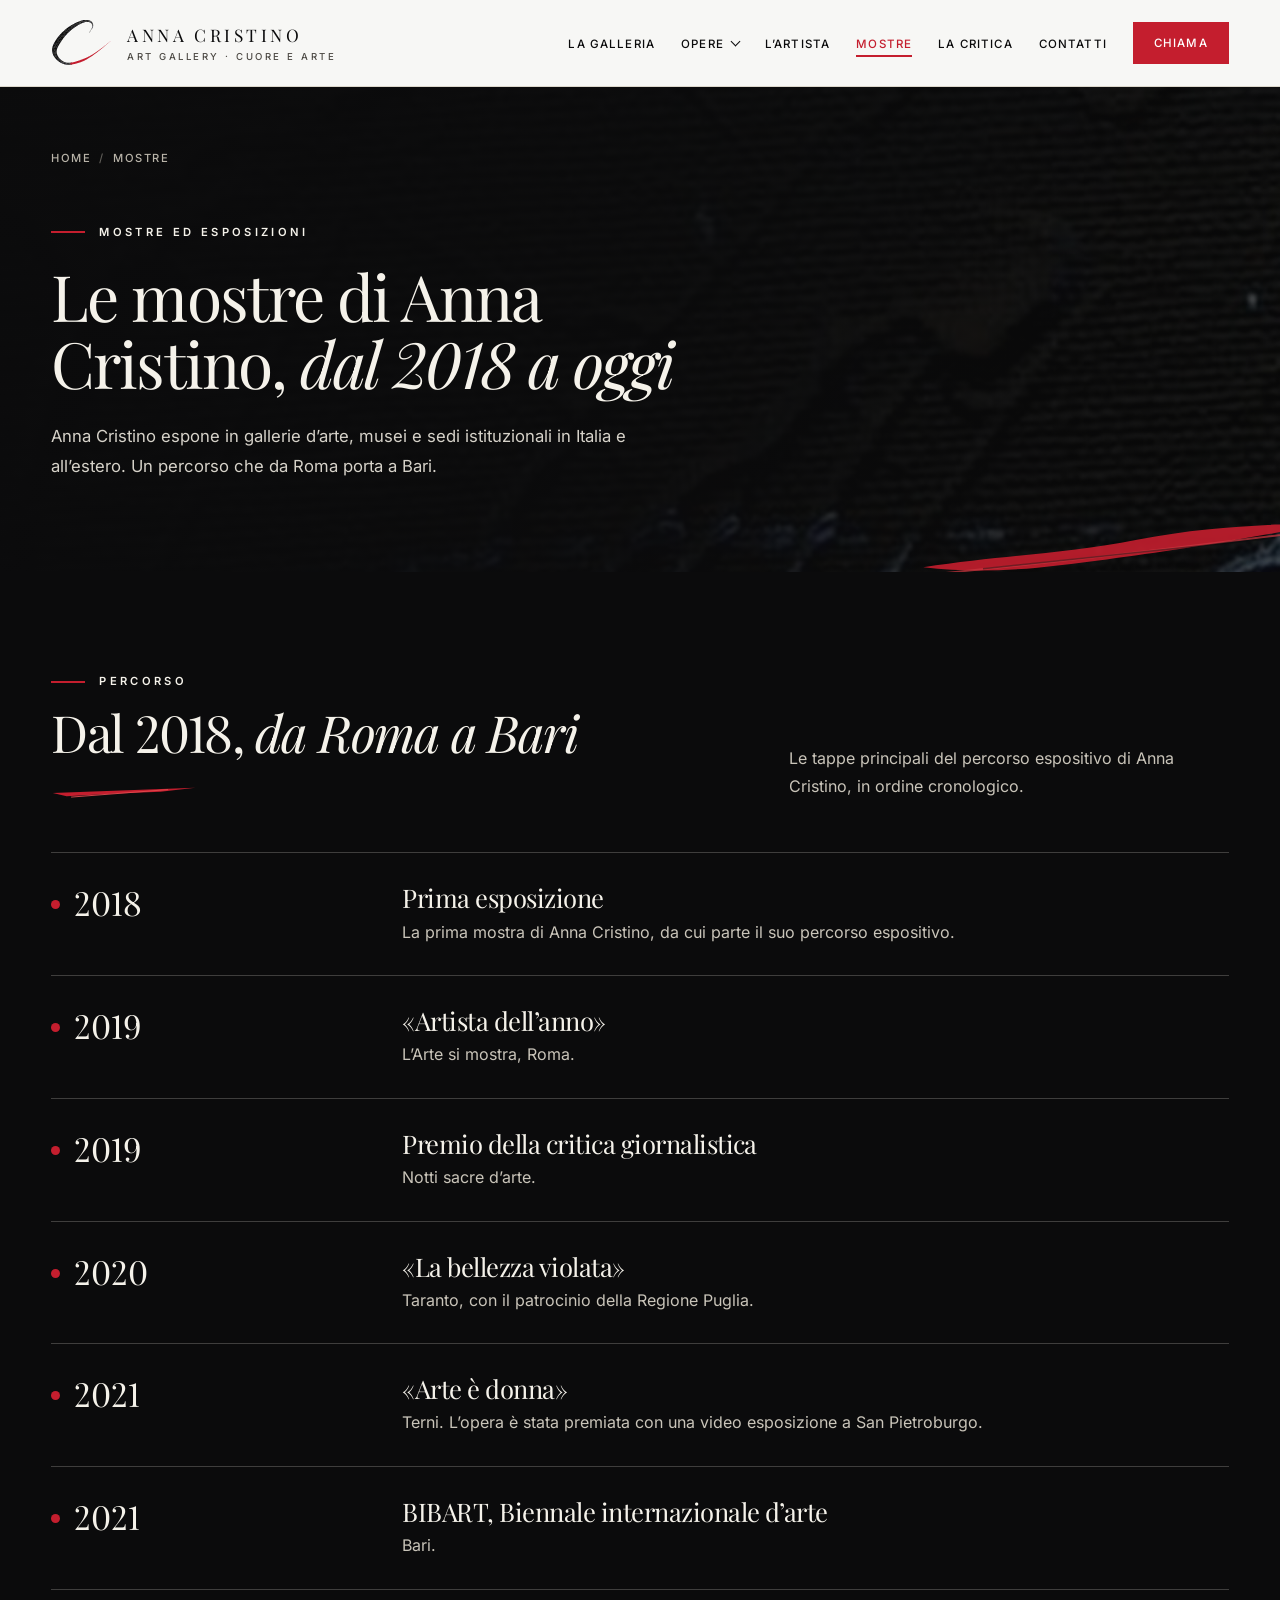
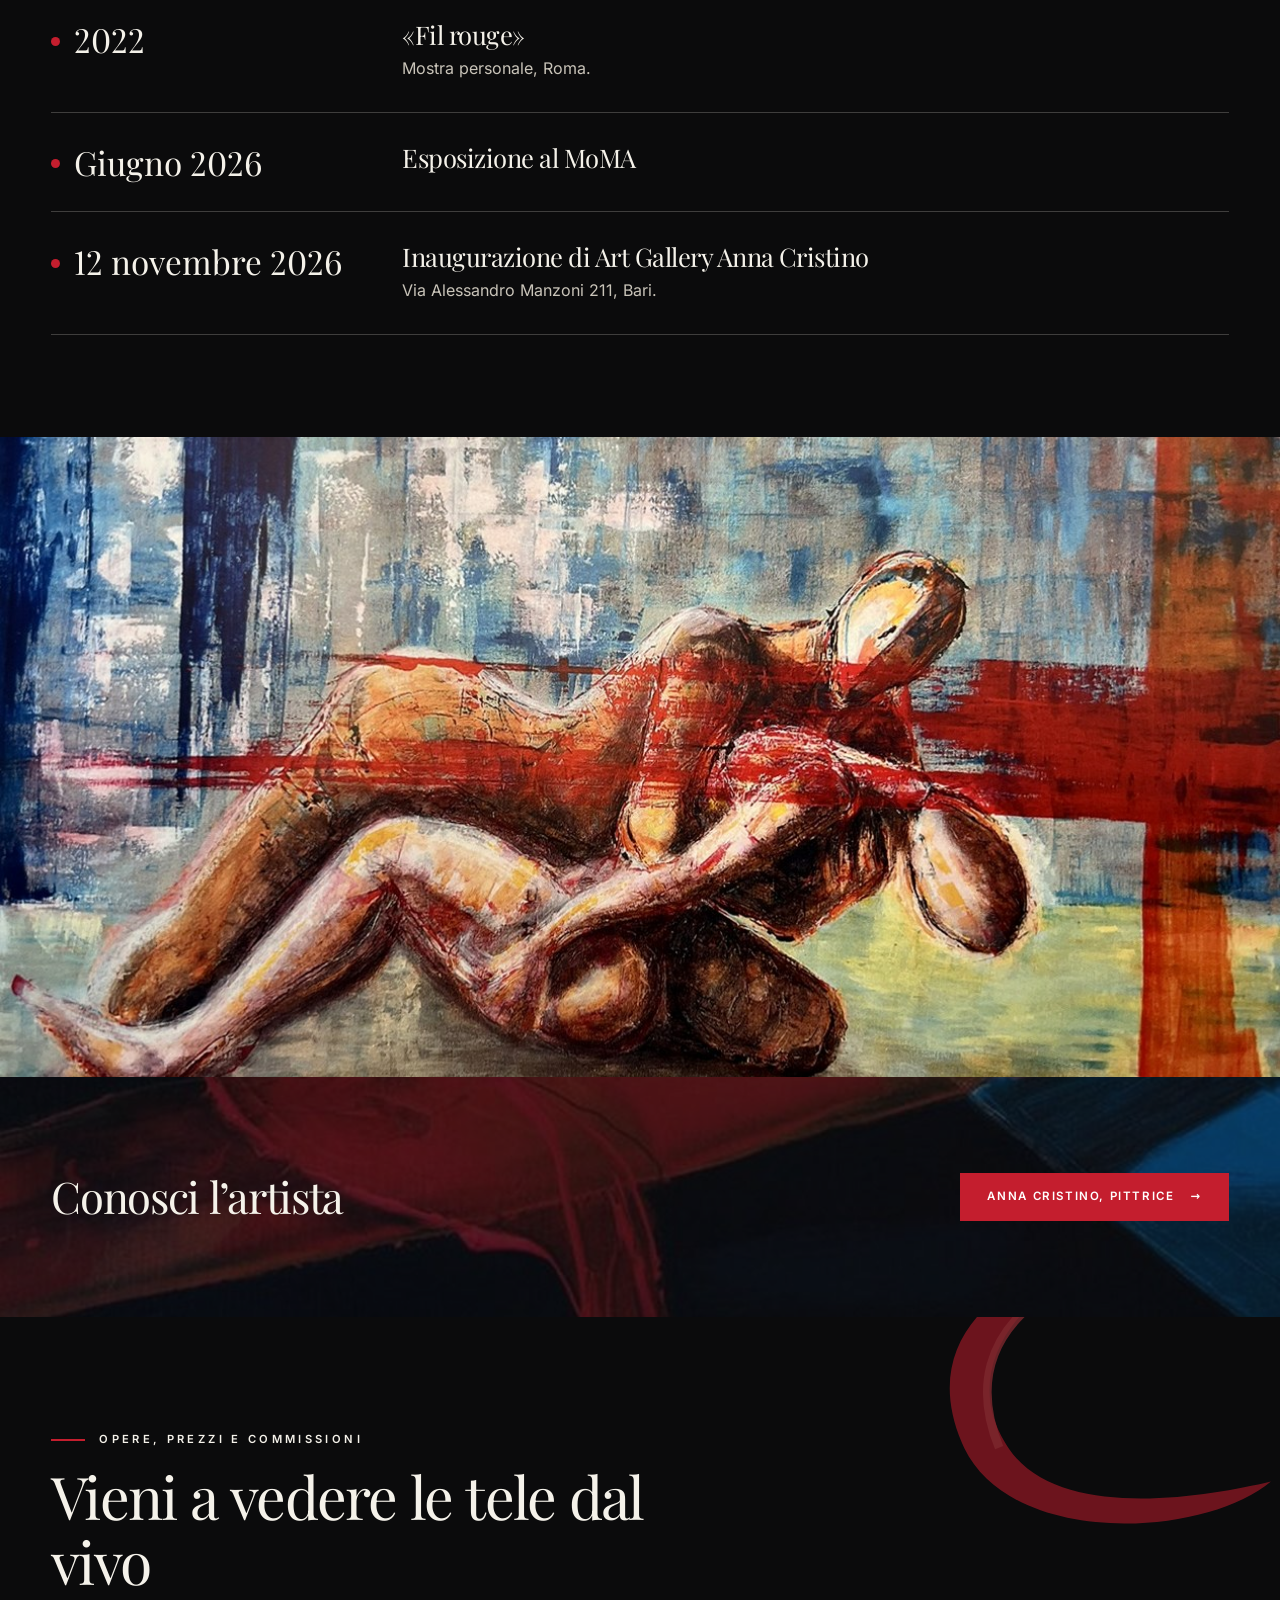
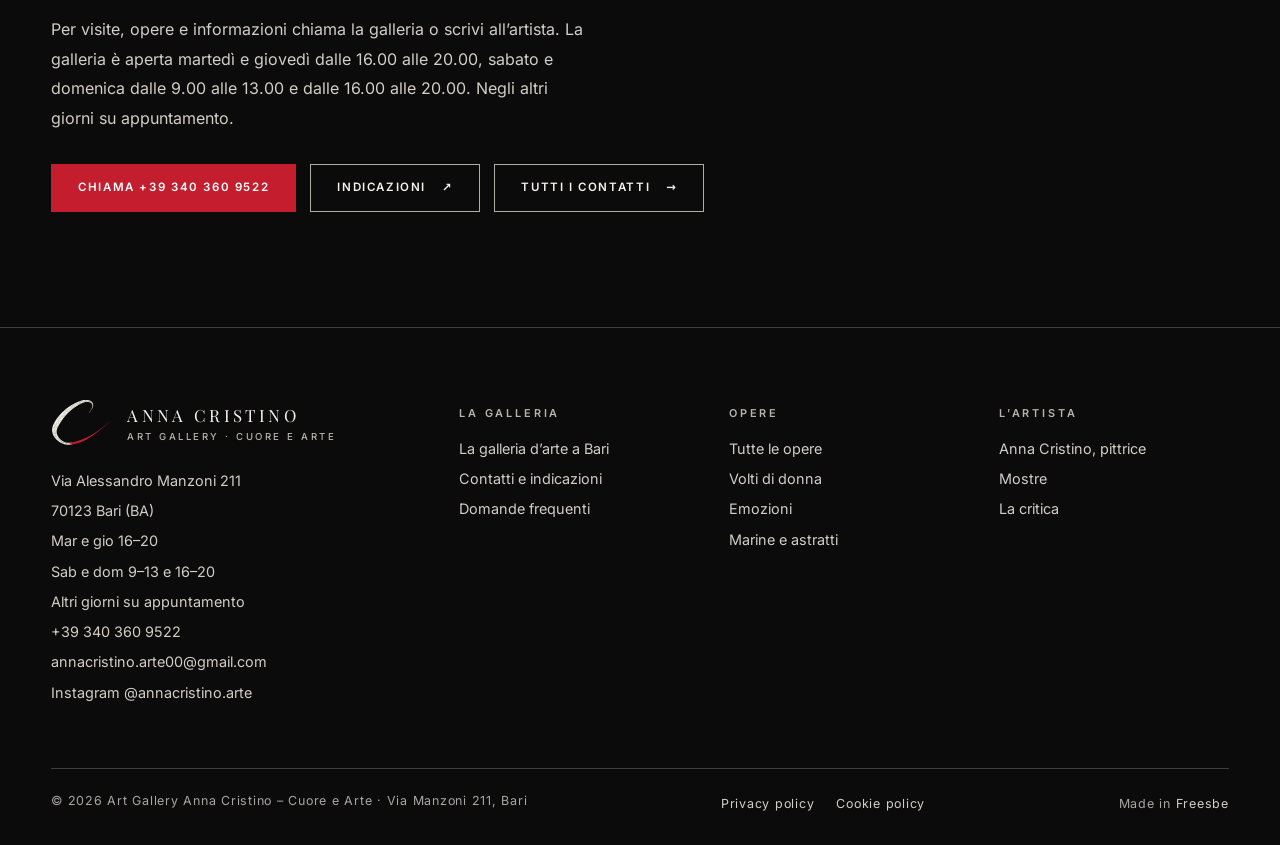
<file: mostre.html>
<!doctype html>
<html lang="it"><head><meta charset="utf-8">
<meta name="viewport" content="width=device-width, initial-scale=1">
<title>Mostre di Anna Cristino 2018–2026: Roma, Taranto, Terni, Bari</title>
<meta name="description" content="Le mostre di Anna Cristino dal 2018: Roma, Taranto, Terni, Bari. Premi, esposizioni e l’inaugurazione della galleria in Via Manzoni il 12 novembre 2026.">
<meta name="theme-color" content="#0B0B0C">
<link rel="icon" type="image/svg+xml" href="favicon.svg">
<link rel="preload" href="fonts/playfair-display-latin-400-normal.woff2" as="font" type="font/woff2" crossorigin>
<link rel="preload" href="fonts/inter-latin-400-normal.woff2" as="font" type="font/woff2" crossorigin>
<meta property="og:type" content="website">
<meta property="og:locale" content="it_IT">
<meta property="og:site_name" content="Art Gallery Anna Cristino – Cuore e Arte">
<meta property="og:title" content="Mostre di Anna Cristino 2018–2026: Roma, Taranto, Terni, Bari">
<meta property="og:description" content="Le mostre di Anna Cristino dal 2018: Roma, Taranto, Terni, Bari. Premi, esposizioni e l’inaugurazione della galleria in Via Manzoni il 12 novembre 2026.">
<link rel="stylesheet" href="style.css">
<script>document.documentElement.className+=" js";try{history.scrollRestoration="manual"}catch(e){}</script>
<script type="application/ld+json">{"@context":"https://schema.org","@type":"CollectionPage","name":"Mostre di Anna Cristino","description":"Le mostre di Anna Cristino dal 2018: Roma, Taranto, Terni, Bari. Premi, esposizioni e l’inaugurazione della galleria in Via Manzoni il 12 novembre 2026.","about":{"@type":"Person","name":"Anna Cristino"},"inLanguage":"it-IT"}</script>
<script type="application/ld+json">{"@context":"https://schema.org","@type":"BreadcrumbList","itemListElement":[{"@type":"ListItem","position":1,"name":"Home"},{"@type":"ListItem","position":2,"name":"Mostre"}]}</script>
</head><body>
<a class="skip" href="#main">Vai al contenuto</a>
<header class="header"><div class="container nav"><a class="brand" href="index.html" aria-label="Art Gallery Anna Cristino – Cuore e Arte, home"><img src="img/logo-c-dark.svg" width="62" height="46" alt=""><span class="bt"><b>Anna Cristino</b><span>Art Gallery · Cuore e Arte</span></span></a><button class="burger" type="button" aria-controls="nav" aria-expanded="false" aria-label="Apri il menu"><span></span></button><nav id="nav" class="menu" aria-label="Navigazione principale"><ul><li><a href="la-galleria.html">La galleria</a></li><li class="has-sub"><a href="opere.html">Opere</a><ul class="sub"><li><a href="opere.html">Tutte le opere</a></li><li><a href="volti-di-donna.html">Volti di donna</a></li><li><a href="emozioni.html">Emozioni</a></li><li><a href="marine-e-astratti.html">Marine e astratti</a></li></ul></li><li><a href="anna-cristino-pittrice.html">L’artista</a></li><li><a href="mostre.html" aria-current="page">Mostre</a></li><li><a href="critica.html">La critica</a></li><li><a href="contatti.html">Contatti</a></li><li><a class="btn btn-red btn-sm" href="tel:+393403609522">Chiama</a></li></ul></nav></div></header>
<main id="main"><section class="phero"><div class="tex" style="background-image:url(img/texture/nero-materico.jpg)"></div><div class="container"><nav class="crumbs" aria-label="Briciole di pane"><ol><li><a href="index.html">Home</a></li><li aria-current="page">Mostre</li></ol></nav><div class="eyebrow">Mostre ed esposizioni</div><h1>Le mostre di Anna Cristino, <i>dal 2018 a oggi</i></h1><p class="lede">Anna Cristino espone in gallerie d’arte, musei e sedi istituzionali in Italia e all’estero. Un percorso che da Roma porta a Bari.</p></div></section><section class="section dark"><div class="container"><div class="sh"><div><div class="eyebrow">Percorso</div><h2>Dal 2018, <i>da Roma a Bari</i></h2><span class="brush" aria-hidden="true"></span></div><p>Le tappe principali del percorso espositivo di Anna Cristino, in ordine cronologico.</p></div><ol class="tl"><li><div class="yr">2018</div><div><h3>Prima esposizione</h3><p>La prima mostra di Anna Cristino, da cui parte il suo percorso espositivo.</p></div></li><li><div class="yr">2019</div><div><h3>«Artista dell’anno»</h3><p>L’Arte si mostra, Roma.</p></div></li><li><div class="yr">2019</div><div><h3>Premio della critica giornalistica</h3><p>Notti sacre d’arte.</p></div></li><li><div class="yr">2020</div><div><h3>«La bellezza violata»</h3><p>Taranto, con il patrocinio della Regione Puglia.</p></div></li><li><div class="yr">2021</div><div><h3>«Arte è donna»</h3><p>Terni. L’opera è stata premiata con una video esposizione a San Pietroburgo.</p></div></li><li><div class="yr">2021</div><div><h3>BIBART, Biennale internazionale d’arte</h3><p>Bari.</p></div></li><li><div class="yr">2022</div><div><h3>«Fil rouge»</h3><p>Mostra personale, Roma.</p></div></li><li><div class="yr">Giugno 2026</div><div><h3>Esposizione al MoMA</h3></div></li><li><div class="yr">12 novembre 2026</div><div><h3>Inaugurazione di Art Gallery Anna Cristino</h3><p>Via Alessandro Manzoni 211, Bari.</p></div></li></ol></div></section><section class="banner"><img src="img/anna-cristino-amanti.jpg" width="1264" height="840" alt="«Amanti», dipinto di Anna Cristino: due figure abbracciate su fondo azzurro attraversato da una banda rossa orizzontale" loading="lazy" decoding="async"></section><section class="pause" style="background-image:url(img/texture/rosso-gestuale.jpg)"><div class="container"><h2>Conosci l’artista</h2><a class="btn btn-red" href="anna-cristino-pittrice.html">Anna Cristino, pittrice <span aria-hidden="true">→</span></a></div></section><section class="cta"><div class="container"><div class="eyebrow">Opere, prezzi e commissioni</div><h2>Vieni a vedere le tele dal vivo</h2><p>Per visite, opere e informazioni chiama la galleria o scrivi all’artista. La galleria è aperta martedì e giovedì dalle 16.00 alle 20.00, sabato e domenica dalle 9.00 alle 13.00 e dalle 16.00 alle 20.00. Negli altri giorni su appuntamento.</p><div class="actions"><a class="btn btn-red" href="tel:+393403609522">Chiama +39 340 360 9522</a><a class="btn btn-light" href="https://www.google.com/maps/dir/?api=1&destination=Art+Gallery+Anna+Cristino+Via+Alessandro+Manzoni+211+70123+Bari" target="_blank" rel="noopener">Indicazioni <span aria-hidden="true">↗</span></a><a class="btn btn-light" href="contatti.html">Tutti i contatti <span aria-hidden="true">→</span></a></div></div></section></main>
<footer class="footer"><div class="container"><div class="fcols"><div><div class="fbrand"><img src="img/logo-c.svg" width="62" height="46" alt=""><div><b>Anna Cristino</b><span>Art Gallery · Cuore e Arte</span></div></div><address><p>Via Alessandro Manzoni 211<br>70123 Bari (BA)</p><p class="fhours">Mar e gio 16–20<br>Sab e dom 9–13 e 16–20<br>Altri giorni su appuntamento</p><a href="tel:+393403609522">+39 340 360 9522</a><a href="mailto:annacristino.arte00@gmail.com?subject=Richiesta%20informazioni%20-%20Art%20Gallery%20Anna%20Cristino">annacristino.arte00@gmail.com</a><a href="https://www.instagram.com/annacristino.arte/" rel="noopener" target="_blank">Instagram @annacristino.arte</a></address></div><div><h4>La galleria</h4><a href="la-galleria.html">La galleria d’arte a Bari</a><a href="contatti.html">Contatti e indicazioni</a><a href="domande-frequenti.html">Domande frequenti</a></div><div><h4>Opere</h4><a href="opere.html">Tutte le opere</a><a href="volti-di-donna.html">Volti di donna</a><a href="emozioni.html">Emozioni</a><a href="marine-e-astratti.html">Marine e astratti</a></div><div><h4>L’artista</h4><a href="anna-cristino-pittrice.html">Anna Cristino, pittrice</a><a href="mostre.html">Mostre</a><a href="critica.html">La critica</a></div></div><div class="fbottom"><span>© 2026 Art Gallery Anna Cristino – Cuore e Arte · Via Manzoni 211, Bari</span><span class="flegal"><a href="privacy-policy.html">Privacy policy</a><a href="cookie-policy.html">Cookie policy</a></span><span>Made in <a href="https://freesbe.it" rel="nofollow noopener" target="_blank">Freesbe</a></span></div></div></footer>
<script src="site.js" defer></script></body></html>
</file>
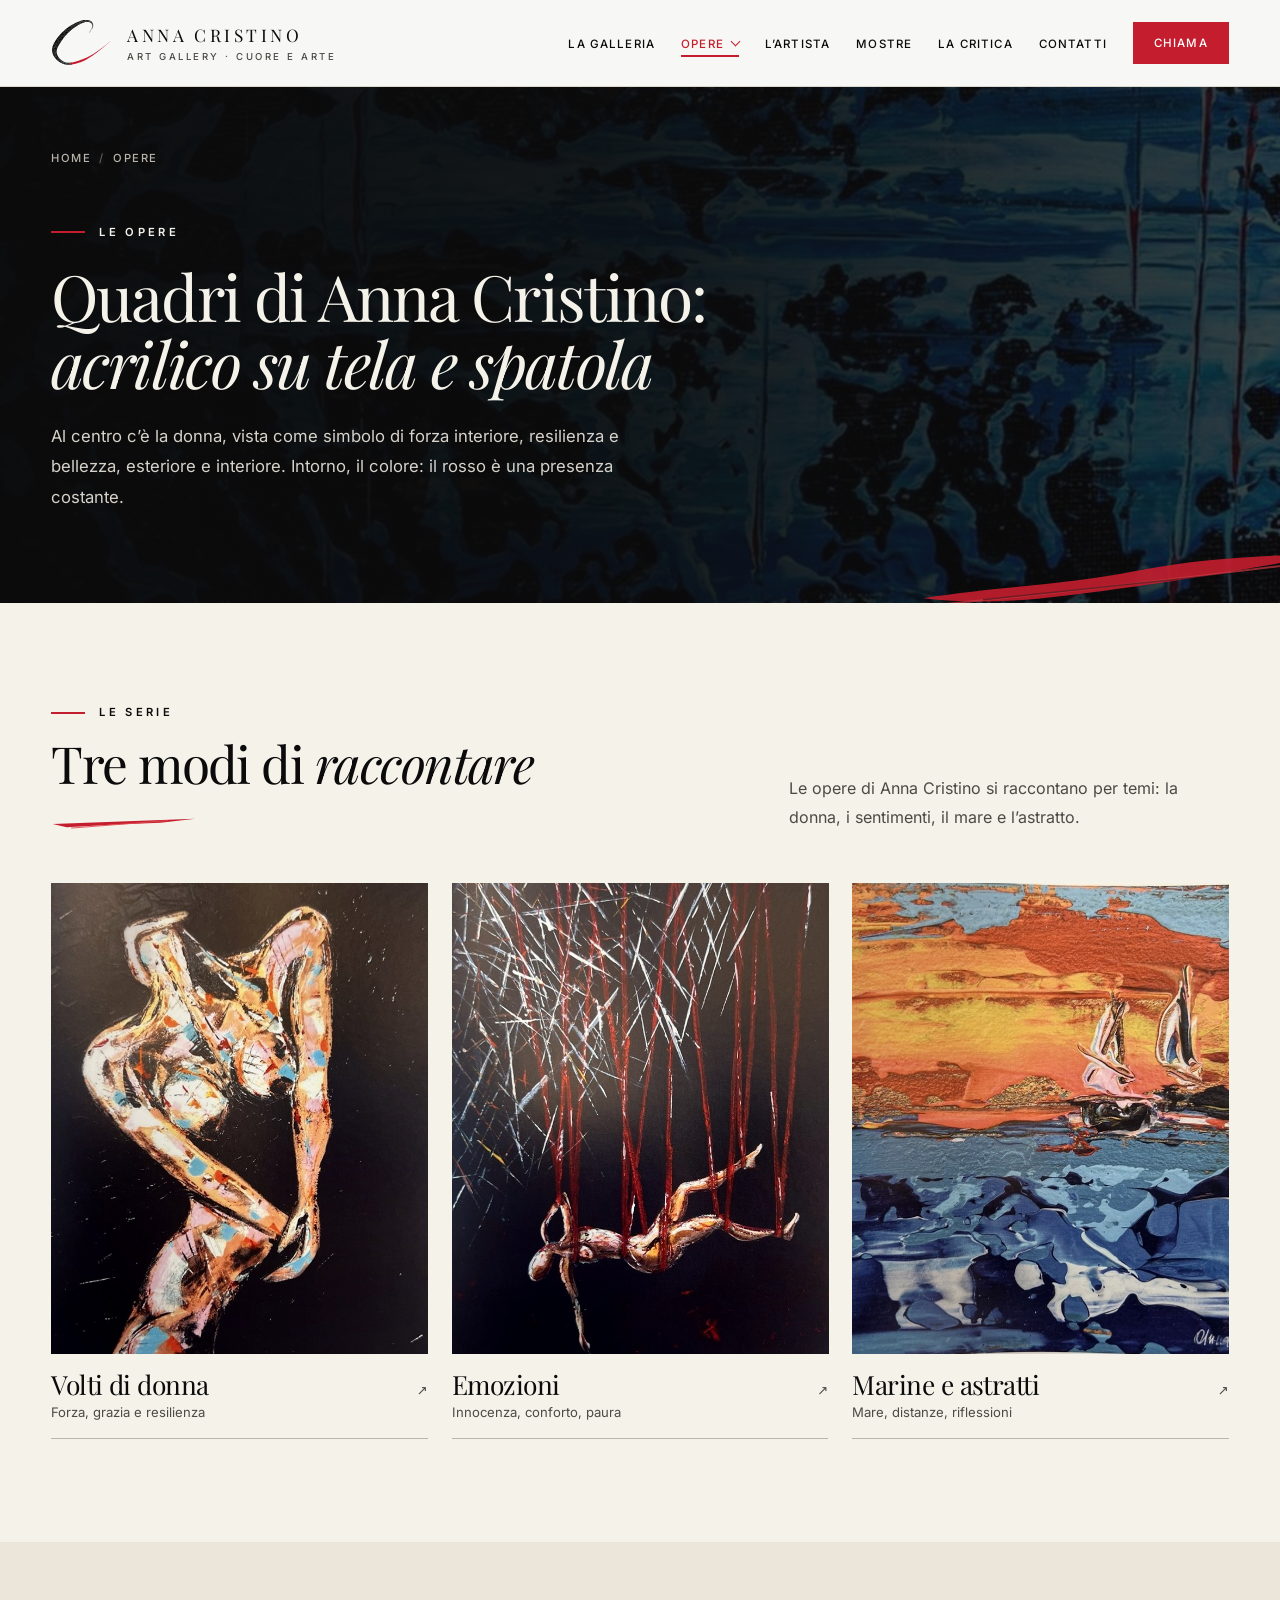
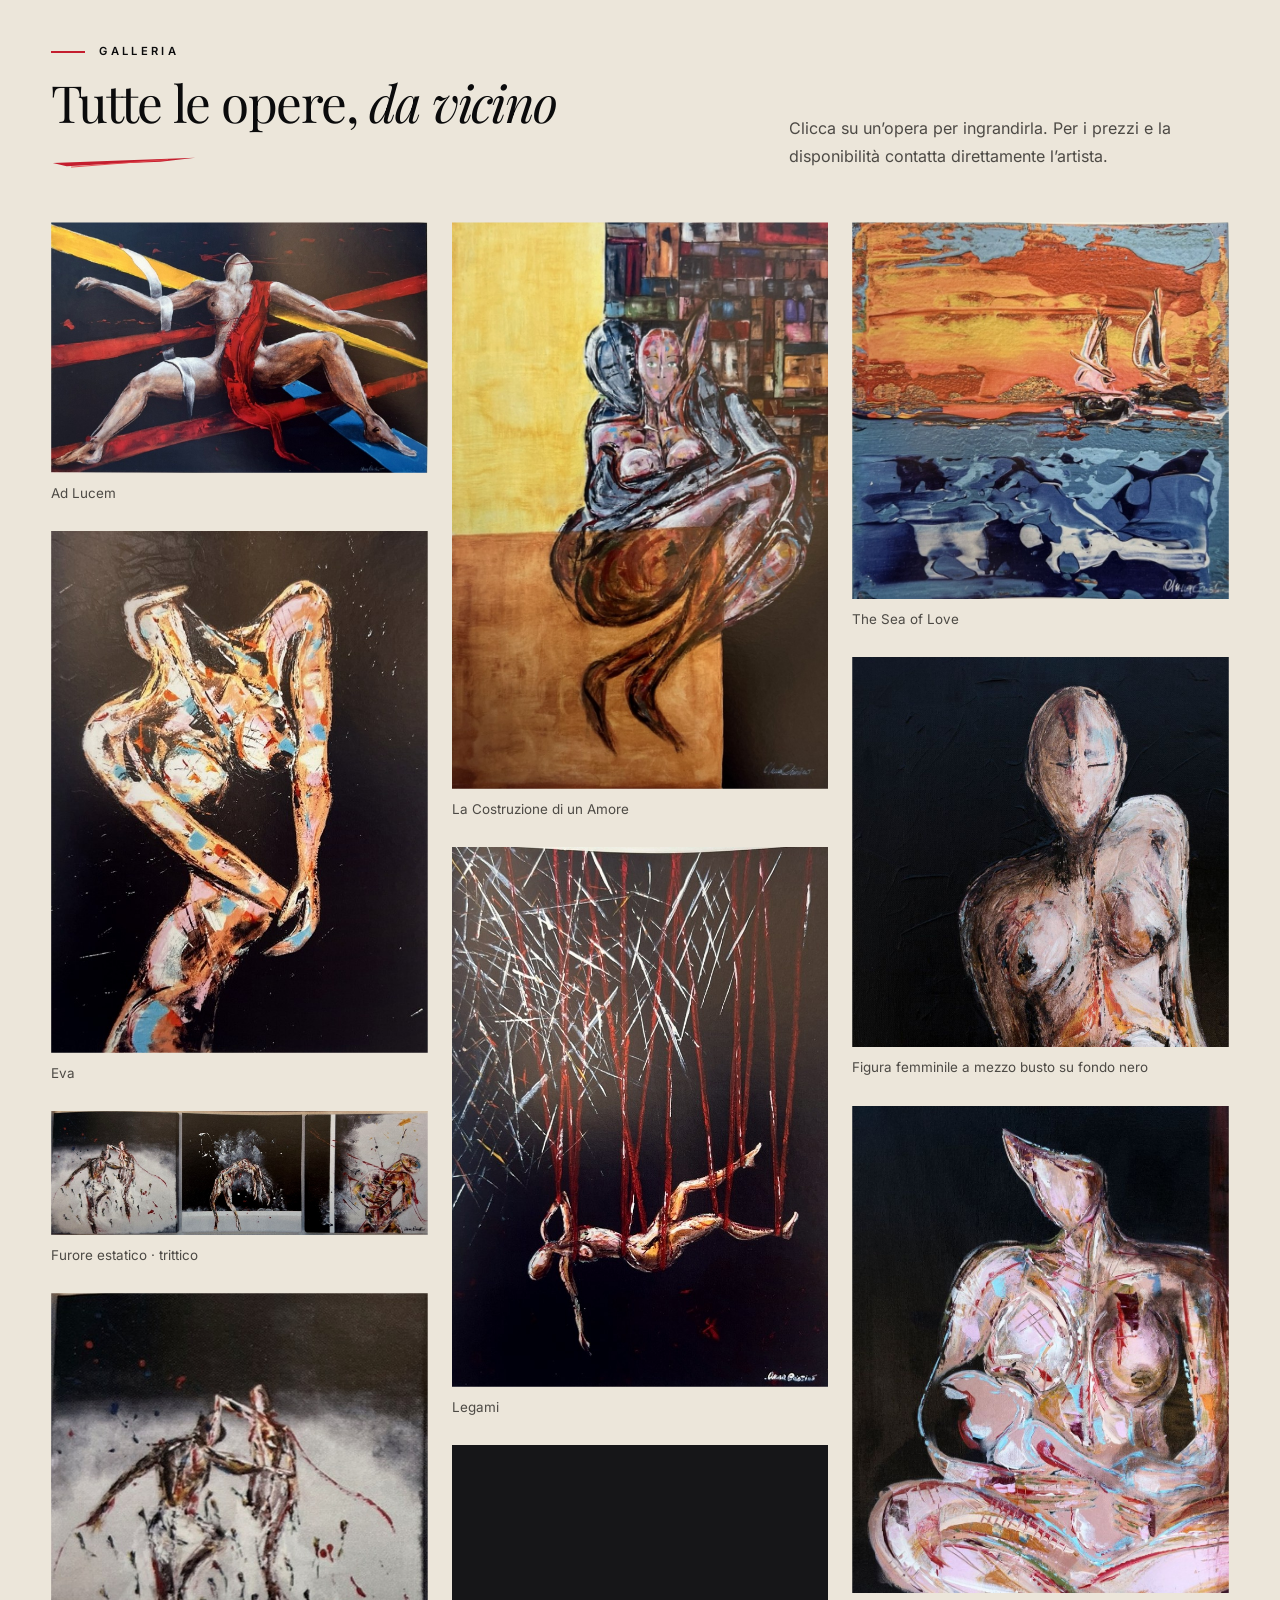
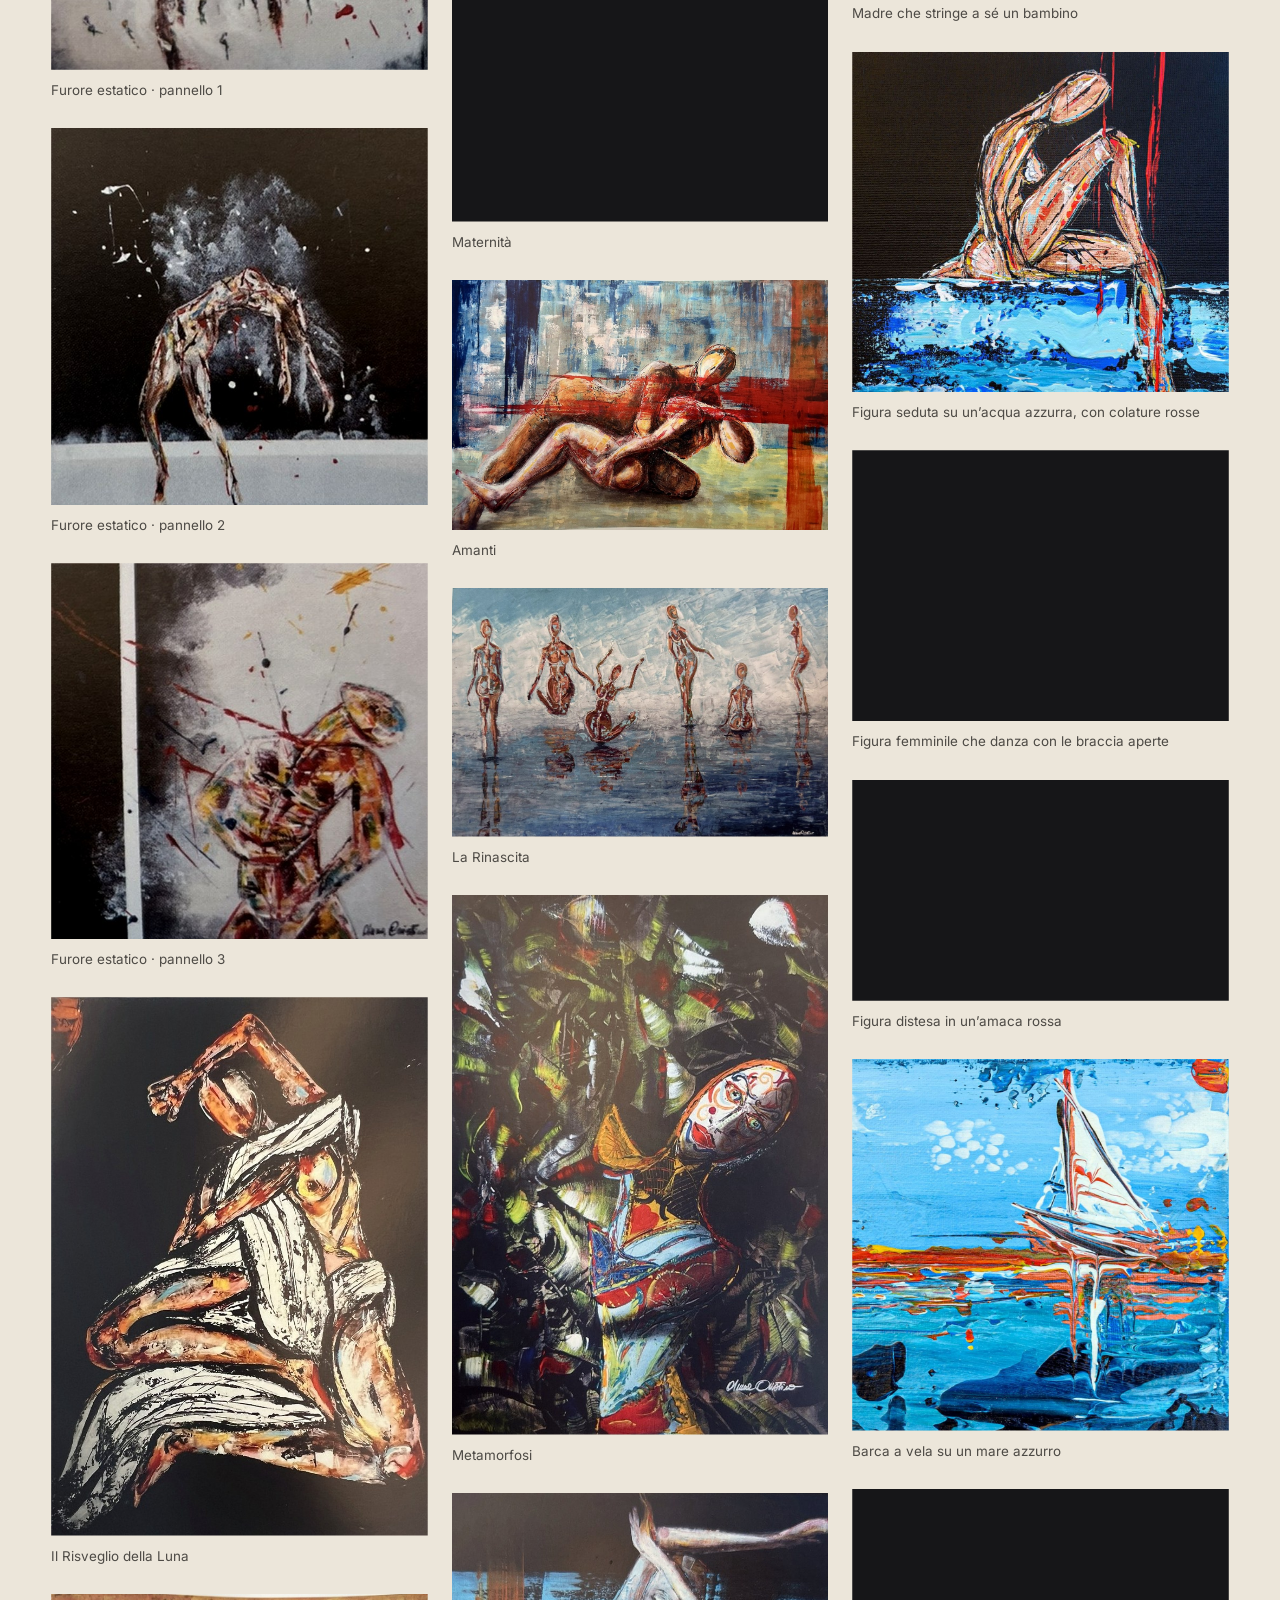
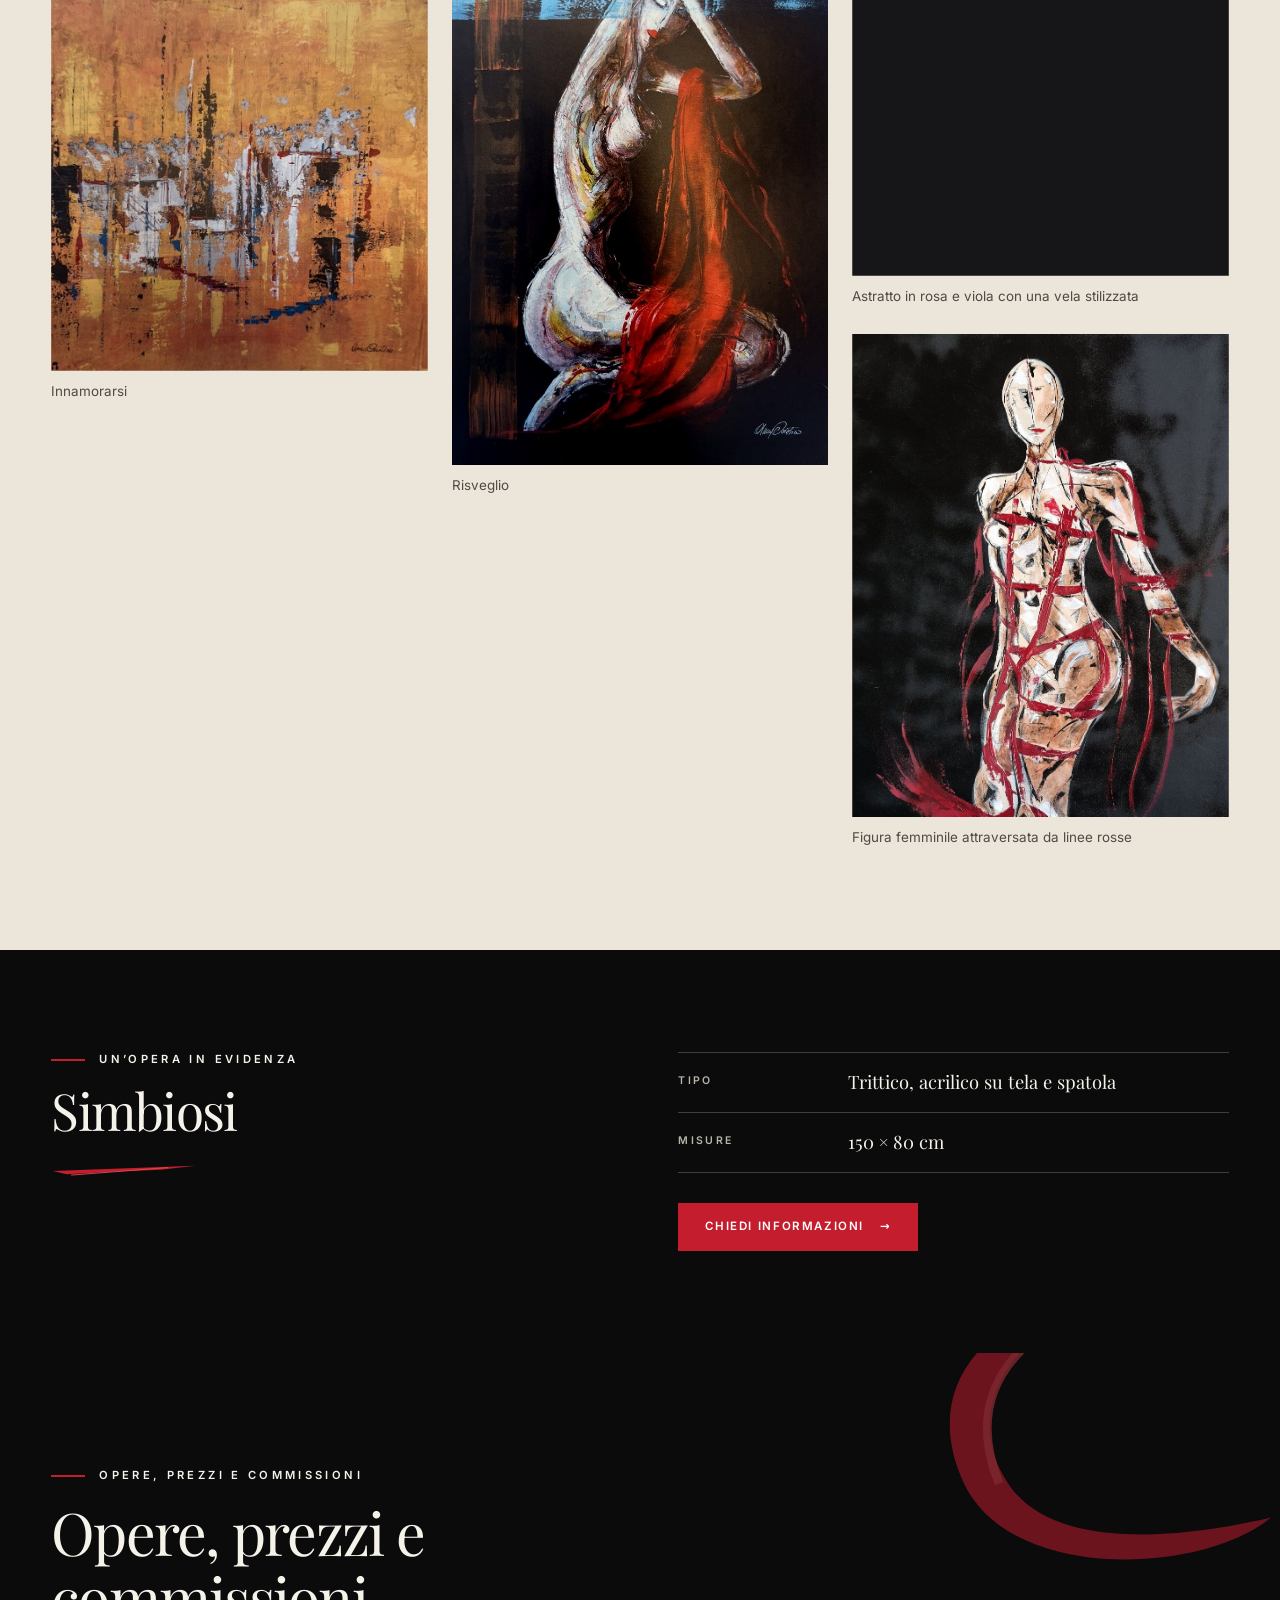
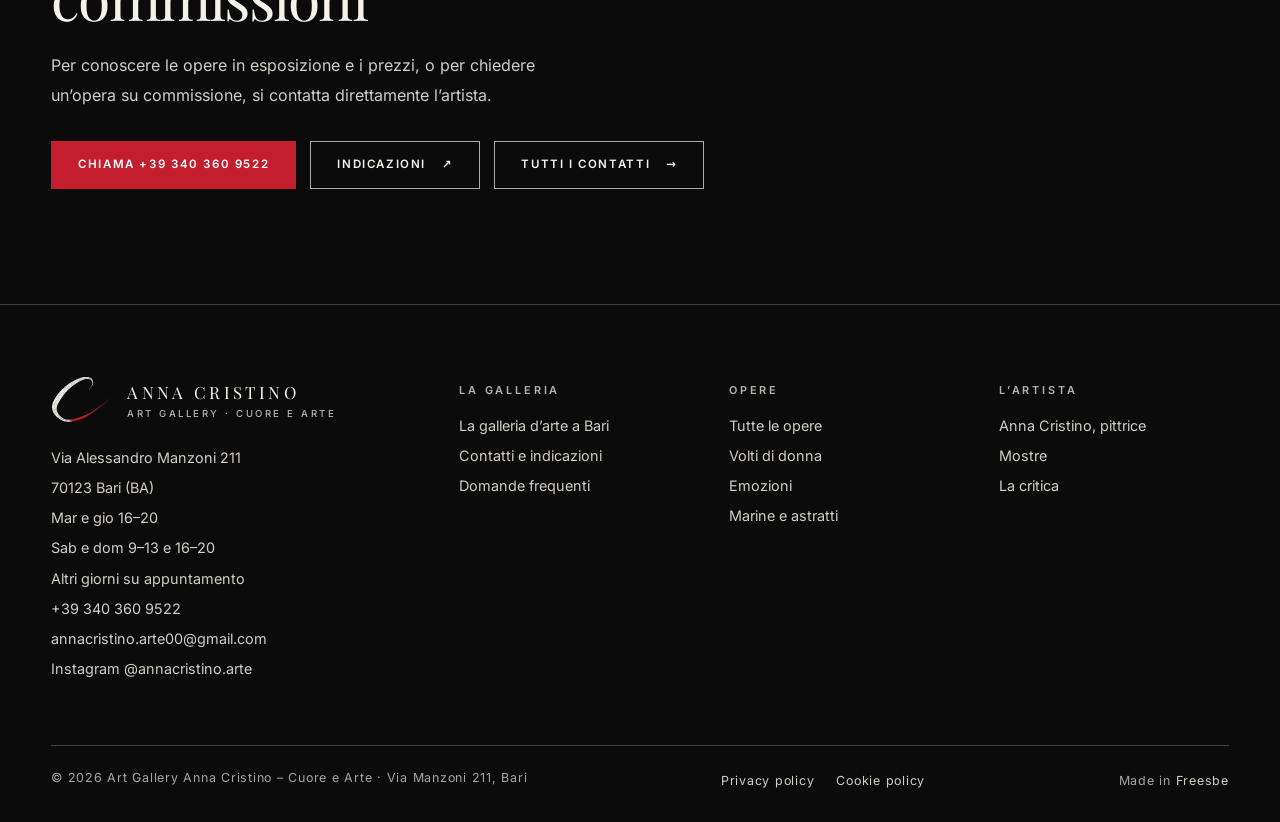
<file: opere.html>
<!doctype html>
<html lang="it"><head><meta charset="utf-8">
<meta name="viewport" content="width=device-width, initial-scale=1">
<title>Quadri di Anna Cristino: acrilico su tela e spatola</title>
<meta name="description" content="Quadri di Anna Cristino in acrilico su tela e spatola: volti di donna, emozioni, marine e astratti. Prezzi e commissioni alla galleria di Bari.">
<meta name="theme-color" content="#0B0B0C">
<link rel="icon" type="image/svg+xml" href="favicon.svg">
<link rel="preload" href="fonts/playfair-display-latin-400-normal.woff2" as="font" type="font/woff2" crossorigin>
<link rel="preload" href="fonts/inter-latin-400-normal.woff2" as="font" type="font/woff2" crossorigin>
<meta property="og:type" content="website">
<meta property="og:locale" content="it_IT">
<meta property="og:site_name" content="Art Gallery Anna Cristino – Cuore e Arte">
<meta property="og:title" content="Quadri di Anna Cristino: acrilico su tela e spatola">
<meta property="og:description" content="Quadri di Anna Cristino in acrilico su tela e spatola: volti di donna, emozioni, marine e astratti. Prezzi e commissioni alla galleria di Bari.">
<link rel="stylesheet" href="style.css">
<script>document.documentElement.className+=" js";try{history.scrollRestoration="manual"}catch(e){}</script>
<script type="application/ld+json">{"@context":"https://schema.org","@type":"CollectionPage","name":"Opere di Anna Cristino","description":"Quadri di Anna Cristino in acrilico su tela e spatola: volti di donna, emozioni, marine e astratti. Prezzi e commissioni alla galleria di Bari.","about":{"@type":"Person","name":"Anna Cristino"},"inLanguage":"it-IT","hasPart":[{"@type":"VisualArtwork","name":"Ad Lucem","creator":{"@type":"Person","name":"Anna Cristino"}},{"@type":"VisualArtwork","name":"Eva","creator":{"@type":"Person","name":"Anna Cristino"}},{"@type":"VisualArtwork","name":"Furore estatico (trittico)","creator":{"@type":"Person","name":"Anna Cristino"}},{"@type":"VisualArtwork","name":"Il Risveglio della Luna","creator":{"@type":"Person","name":"Anna Cristino"}},{"@type":"VisualArtwork","name":"Innamorarsi","creator":{"@type":"Person","name":"Anna Cristino"}},{"@type":"VisualArtwork","name":"La Costruzione di un Amore","creator":{"@type":"Person","name":"Anna Cristino"}},{"@type":"VisualArtwork","name":"Legami","creator":{"@type":"Person","name":"Anna Cristino"}},{"@type":"VisualArtwork","name":"Maternità","creator":{"@type":"Person","name":"Anna Cristino"}},{"@type":"VisualArtwork","name":"Amanti","creator":{"@type":"Person","name":"Anna Cristino"}},{"@type":"VisualArtwork","name":"La Rinascita","creator":{"@type":"Person","name":"Anna Cristino"}},{"@type":"VisualArtwork","name":"Metamorfosi","creator":{"@type":"Person","name":"Anna Cristino"}},{"@type":"VisualArtwork","name":"Risveglio","creator":{"@type":"Person","name":"Anna Cristino"}},{"@type":"VisualArtwork","name":"The Sea of Love","creator":{"@type":"Person","name":"Anna Cristino"}}]}</script>
<script type="application/ld+json">{"@context":"https://schema.org","@type":"BreadcrumbList","itemListElement":[{"@type":"ListItem","position":1,"name":"Home"},{"@type":"ListItem","position":2,"name":"Opere"}]}</script>
</head><body>
<a class="skip" href="#main">Vai al contenuto</a>
<header class="header"><div class="container nav"><a class="brand" href="index.html" aria-label="Art Gallery Anna Cristino – Cuore e Arte, home"><img src="img/logo-c-dark.svg" width="62" height="46" alt=""><span class="bt"><b>Anna Cristino</b><span>Art Gallery · Cuore e Arte</span></span></a><button class="burger" type="button" aria-controls="nav" aria-expanded="false" aria-label="Apri il menu"><span></span></button><nav id="nav" class="menu" aria-label="Navigazione principale"><ul><li><a href="la-galleria.html">La galleria</a></li><li class="has-sub"><a href="opere.html" aria-current="page">Opere</a><ul class="sub"><li><a href="opere.html" aria-current="page">Tutte le opere</a></li><li><a href="volti-di-donna.html">Volti di donna</a></li><li><a href="emozioni.html">Emozioni</a></li><li><a href="marine-e-astratti.html">Marine e astratti</a></li></ul></li><li><a href="anna-cristino-pittrice.html">L’artista</a></li><li><a href="mostre.html">Mostre</a></li><li><a href="critica.html">La critica</a></li><li><a href="contatti.html">Contatti</a></li><li><a class="btn btn-red btn-sm" href="tel:+393403609522">Chiama</a></li></ul></nav></div></header>
<main id="main"><section class="phero"><div class="tex" style="background-image:url(img/texture/blu-stratificato.jpg)"></div><div class="container"><nav class="crumbs" aria-label="Briciole di pane"><ol><li><a href="index.html">Home</a></li><li aria-current="page">Opere</li></ol></nav><div class="eyebrow">Le opere</div><h1>Quadri di Anna Cristino: <i>acrilico su tela e spatola</i></h1><p class="lede">Al centro c’è la donna, vista come simbolo di forza interiore, resilienza e bellezza, esteriore e interiore. Intorno, il colore: il rosso è una presenza costante.</p></div></section><section class="section"><div class="container"><div class="sh"><div><div class="eyebrow">Le serie</div><h2>Tre modi di <i>raccontare</i></h2><span class="brush" aria-hidden="true"></span></div><p>Le opere di Anna Cristino si raccontano per temi: la donna, i sentimenti, il mare e l’astratto.</p></div><div class="tiles"><a class="tile" href="volti-di-donna.html"><div class="im"><img src="img/anna-cristino-eva.jpg" width="645" height="894" alt="«Eva», dipinto di Anna Cristino: figura femminile dalle braccia sollevate sopra il capo, con la pelle a macchie di colore, su fondo nero" loading="lazy" decoding="async"></div><div class="cap"><div><h3>Volti di donna</h3><span>Forza, grazia e resilienza</span></div><span class="arrow" aria-hidden="true">↗</span></div></a><a class="tile" href="emozioni.html"><div class="im"><img src="img/anna-cristino-legami.jpg" width="693" height="994" alt="«Legami», dipinto di Anna Cristino: figura sospesa a fili rossi, su fondo nero attraversato da segni bianchi" loading="lazy" decoding="async"></div><div class="cap"><div><h3>Emozioni</h3><span>Innocenza, conforto, paura</span></div><span class="arrow" aria-hidden="true">↗</span></div></a><a class="tile" href="marine-e-astratti.html"><div class="im"><img src="img/anna-cristino-the-sea-of-love.jpg" width="896" height="896" alt="«The Sea of Love», dipinto di Anna Cristino: tramonto arancio con due vele su un mare blu a stesure materiche" loading="lazy" decoding="async"></div><div class="cap"><div><h3>Marine e astratti</h3><span>Mare, distanze, riflessioni</span></div><span class="arrow" aria-hidden="true">↗</span></div></a></div></div></section><section class="section sand"><div class="container"><div class="sh"><div><div class="eyebrow">Galleria</div><h2>Tutte le opere, <i>da vicino</i></h2><span class="brush" aria-hidden="true"></span></div><p>Clicca su un’opera per ingrandirla. Per i prezzi e la disponibilità contatta direttamente l’artista.</p></div><div class="masonry"><figure class="m"><a href="img/anna-cristino-ad-lucem.jpg" data-full="img/anna-cristino-ad-lucem.jpg" data-cap="Ad Lucem"><img src="img/anna-cristino-ad-lucem.jpg" width="1194" height="794" alt="«Ad Lucem», dipinto di Anna Cristino: figura sdraiata che attraversa nastri rossi, gialli, bianchi e azzurri su fondo nero" loading="lazy" decoding="async"></a><figcaption>Ad Lucem</figcaption></figure><figure class="m"><a href="img/anna-cristino-eva.jpg" data-full="img/anna-cristino-eva.jpg" data-cap="Eva"><img src="img/anna-cristino-eva.jpg" width="645" height="894" alt="«Eva», dipinto di Anna Cristino: figura femminile dalle braccia sollevate sopra il capo, con la pelle a macchie di colore, su fondo nero" loading="lazy" decoding="async"></a><figcaption>Eva</figcaption></figure><figure class="m"><a href="img/anna-cristino-furore-estatico-trittico.jpg" data-full="img/anna-cristino-furore-estatico-trittico.jpg" data-cap="Furore estatico · trittico"><img src="img/anna-cristino-furore-estatico-trittico.jpg" width="1492" height="492" alt="«Furore estatico», trittico di Anna Cristino: tre pannelli con figure in movimento tra schizzi rossi e nebbie bianche su fondo scuro" loading="lazy" decoding="async"></a><figcaption>Furore estatico · trittico</figcaption></figure><figure class="m"><a href="img/anna-cristino-furore-estatico-pannello-1.jpg" data-full="img/anna-cristino-furore-estatico-pannello-1.jpg" data-cap="Furore estatico · pannello 1"><img src="img/anna-cristino-furore-estatico-pannello-1.jpg" width="594" height="594" alt="«Furore estatico», pannello 1: due figure che danzano su una nebbia bianca, con schizzi rossi" loading="lazy" decoding="async"></a><figcaption>Furore estatico · pannello 1</figcaption></figure><figure class="m"><a href="img/anna-cristino-furore-estatico-pannello-2.jpg" data-full="img/anna-cristino-furore-estatico-pannello-2.jpg" data-cap="Furore estatico · pannello 2"><img src="img/anna-cristino-furore-estatico-pannello-2.jpg" width="594" height="595" alt="«Furore estatico», pannello 2: figura inarcata tra schizzi bianchi e rossi su fondo nero" loading="lazy" decoding="async"></a><figcaption>Furore estatico · pannello 2</figcaption></figure><figure class="m"><a href="img/anna-cristino-furore-estatico-pannello-3.jpg" data-full="img/anna-cristino-furore-estatico-pannello-3.jpg" data-cap="Furore estatico · pannello 3"><img src="img/anna-cristino-furore-estatico-pannello-3.jpg" width="595" height="594" alt="«Furore estatico», pannello 3: figura dai colori caldi con le mani sul capo, accanto a una banda bianca verticale e a segni rossi" loading="lazy" decoding="async"></a><figcaption>Furore estatico · pannello 3</figcaption></figure><figure class="m"><a href="img/anna-cristino-il-risveglio-della-luna.jpg" data-full="img/anna-cristino-il-risveglio-della-luna.jpg" data-cap="Il Risveglio della Luna"><img src="img/anna-cristino-il-risveglio-della-luna.jpg" width="696" height="995" alt="«Il Risveglio della Luna», dipinto di Anna Cristino: figura femminile avvolta in un drappo a righe bianche e nere, con un braccio sollevato, su fondo nero" loading="lazy" decoding="async"></a><figcaption>Il Risveglio della Luna</figcaption></figure><figure class="m"><a href="img/anna-cristino-innamorarsi.jpg" data-full="img/anna-cristino-innamorarsi.jpg" data-cap="Innamorarsi"><img src="img/anna-cristino-innamorarsi.jpg" width="894" height="895" alt="«Innamorarsi», dipinto astratto di Anna Cristino: fondo ocra e oro con segni grigi, bianchi, blu e neri" loading="lazy" decoding="async"></a><figcaption>Innamorarsi</figcaption></figure><figure class="m"><a href="img/anna-cristino-la-costruzione-di-un-amore.jpg" data-full="img/anna-cristino-la-costruzione-di-un-amore.jpg" data-cap="La Costruzione di un Amore"><img src="img/anna-cristino-la-costruzione-di-un-amore.jpg" width="794" height="1194" alt="«La Costruzione di un Amore», dipinto di Anna Cristino: figura seduta e raccolta su sé stessa, accanto a un fondo giallo e a una trama di quadratini colorati" loading="lazy" decoding="async"></a><figcaption>La Costruzione di un Amore</figcaption></figure><figure class="m"><a href="img/anna-cristino-legami.jpg" data-full="img/anna-cristino-legami.jpg" data-cap="Legami"><img src="img/anna-cristino-legami.jpg" width="693" height="994" alt="«Legami», dipinto di Anna Cristino: figura sospesa a fili rossi, su fondo nero attraversato da segni bianchi" loading="lazy" decoding="async"></a><figcaption>Legami</figcaption></figure><figure class="m"><a href="img/anna-cristino-maternita.jpg" data-full="img/anna-cristino-maternita.jpg" data-cap="Maternità"><img src="img/anna-cristino-maternita.jpg" width="896" height="896" alt="«Maternità», dipinto di Anna Cristino: figura femminile seduta accanto a una falce di luna bianca su fondo nero" loading="lazy" decoding="async"></a><figcaption>Maternità</figcaption></figure><figure class="m"><a href="img/anna-cristino-amanti.jpg" data-full="img/anna-cristino-amanti.jpg" data-cap="Amanti"><img src="img/anna-cristino-amanti.jpg" width="1264" height="840" alt="«Amanti», dipinto di Anna Cristino: due figure abbracciate su fondo azzurro attraversato da una banda rossa orizzontale" loading="lazy" decoding="async"></a><figcaption>Amanti</figcaption></figure><figure class="m"><a href="img/anna-cristino-la-rinascita.jpg" data-full="img/anna-cristino-la-rinascita.jpg" data-cap="La Rinascita"><img src="img/anna-cristino-la-rinascita.jpg" width="1065" height="703" alt="«La Rinascita», dipinto di Anna Cristino: sei figure in piedi e in movimento su un’acqua azzurra e bianca, con i loro riflessi" loading="lazy" decoding="async"></a><figcaption>La Rinascita</figcaption></figure><figure class="m"><a href="img/anna-cristino-metamorfosi.jpg" data-full="img/anna-cristino-metamorfosi.jpg" data-cap="Metamorfosi"><img src="img/anna-cristino-metamorfosi.jpg" width="694" height="995" alt="«Metamorfosi», dipinto di Anna Cristino: volto dai colori vivaci tra foglie verdi e nere" loading="lazy" decoding="async"></a><figcaption>Metamorfosi</figcaption></figure><figure class="m"><a href="img/anna-cristino-risveglio.jpg" data-full="img/anna-cristino-risveglio.jpg" data-cap="Risveglio"><img src="img/anna-cristino-risveglio.jpg" width="709" height="1078" alt="«Risveglio», dipinto di Anna Cristino: figura femminile con le braccia sopra la testa e un drappo rosso, su fondo nero con una fascia azzurra" loading="lazy" decoding="async"></a><figcaption>Risveglio</figcaption></figure><figure class="m"><a href="img/anna-cristino-the-sea-of-love.jpg" data-full="img/anna-cristino-the-sea-of-love.jpg" data-cap="The Sea of Love"><img src="img/anna-cristino-the-sea-of-love.jpg" width="896" height="896" alt="«The Sea of Love», dipinto di Anna Cristino: tramonto arancio con due vele su un mare blu a stesure materiche" loading="lazy" decoding="async"></a><figcaption>The Sea of Love</figcaption></figure><figure class="m"><a href="img/anna-cristino-volto-donna-mezzo-busto-fondo-nero-lg.jpg" data-full="img/anna-cristino-volto-donna-mezzo-busto-fondo-nero-lg.jpg" data-cap="Figura femminile a mezzo busto su fondo nero"><img src="img/anna-cristino-volto-donna-mezzo-busto-fondo-nero.jpg" width="1061" height="1100" alt="Dipinto di Anna Cristino: figura femminile a mezzo busto con il volto ovale a occhi chiusi su fondo nero, in toni caldi e rosa" loading="lazy" decoding="async"></a><figcaption>Figura femminile a mezzo busto su fondo nero</figcaption></figure><figure class="m"><a href="img/anna-cristino-madre-con-bambino-acrilico-su-tela-lg.jpg" data-full="img/anna-cristino-madre-con-bambino-acrilico-su-tela-lg.jpg" data-cap="Madre che stringe a sé un bambino"><img src="img/anna-cristino-madre-con-bambino-acrilico-su-tela.jpg" width="849" height="1100" alt="Dipinto di Anna Cristino: figura femminile seduta a gambe incrociate che stringe un bambino, in toni rosa, azzurro e rosso su fondo nero" loading="lazy" decoding="async"></a><figcaption>Madre che stringe a sé un bambino</figcaption></figure><figure class="m"><a href="img/anna-cristino-donna-seduta-acqua-azzurra-colature-rosse-lg.jpg" data-full="img/anna-cristino-donna-seduta-acqua-azzurra-colature-rosse-lg.jpg" data-cap="Figura seduta su un’acqua azzurra, con colature rosse"><img src="img/anna-cristino-donna-seduta-acqua-azzurra-colature-rosse.jpg" width="1100" height="995" alt="Dipinto di Anna Cristino: figura femminile seduta con il capo chino sopra un’acqua azzurra, fondo nero e colature rosse" loading="lazy" decoding="async"></a><figcaption>Figura seduta su un’acqua azzurra, con colature rosse</figcaption></figure><figure class="m"><a href="img/anna-cristino-donna-che-danza-braccia-aperte-lg.jpg" data-full="img/anna-cristino-donna-che-danza-braccia-aperte-lg.jpg" data-cap="Figura femminile che danza con le braccia aperte"><img src="img/anna-cristino-donna-che-danza-braccia-aperte.jpg" width="1100" height="792" alt="Dipinto di Anna Cristino: figura femminile chiara che danza con le braccia aperte su fondo grigio scuro" loading="lazy" decoding="async"></a><figcaption>Figura femminile che danza con le braccia aperte</figcaption></figure><figure class="m"><a href="img/anna-cristino-figura-amaca-rossa-fondo-nero-lg.jpg" data-full="img/anna-cristino-figura-amaca-rossa-fondo-nero-lg.jpg" data-cap="Figura distesa in un’amaca rossa"><img src="img/anna-cristino-figura-amaca-rossa-fondo-nero.jpg" width="1100" height="646" alt="Dipinto di Anna Cristino: figura distesa come in un’amaca rossa sotto una spatolata azzurra, su fondo nero materico" loading="lazy" decoding="async"></a><figcaption>Figura distesa in un’amaca rossa</figcaption></figure><figure class="m"><a href="img/anna-cristino-barca-a-vela-mare-azzurro-spatola-lg.jpg" data-full="img/anna-cristino-barca-a-vela-mare-azzurro-spatola-lg.jpg" data-cap="Barca a vela su un mare azzurro"><img src="img/anna-cristino-barca-a-vela-mare-azzurro-spatola.jpg" width="1100" height="1086" alt="Dipinto di Anna Cristino: barca a vela bianca su un mare azzurro con riflessi arancio, dipinta a spatola" loading="lazy" decoding="async"></a><figcaption>Barca a vela su un mare azzurro</figcaption></figure><figure class="m"><a href="img/anna-cristino-astratto-rosa-viola-vela-stilizzata-lg.jpg" data-full="img/anna-cristino-astratto-rosa-viola-vela-stilizzata-lg.jpg" data-cap="Astratto in rosa e viola con una vela stilizzata"><img src="img/anna-cristino-astratto-rosa-viola-vela-stilizzata.jpg" width="1070" height="1100" alt="Dipinto astratto di Anna Cristino: fondo rosa e viola a schizzi con una vela stilizzata in blu" loading="lazy" decoding="async"></a><figcaption>Astratto in rosa e viola con una vela stilizzata</figcaption></figure><figure class="m"><a href="img/anna-cristino-figura-femminile-linee-rosse-fondo-nero-lg.jpg" data-full="img/anna-cristino-figura-femminile-linee-rosse-fondo-nero-lg.jpg" data-cap="Figura femminile attraversata da linee rosse"><img src="img/anna-cristino-figura-femminile-linee-rosse-fondo-nero.jpg" width="857" height="1100" alt="Dipinto di Anna Cristino: figura femminile a figura intera attraversata da linee rosse, su fondo nero" loading="lazy" decoding="async"></a><figcaption>Figura femminile attraversata da linee rosse</figcaption></figure></div></div></section><section class="section dark"><div class="container cols2"><div><div class="eyebrow">Un’opera in evidenza</div><h2 class="h2" style="margin:14px 0 6px">Simbiosi</h2><span class="brush" aria-hidden="true"></span></div><div><dl class="facts"><div><dt>Tipo</dt><dd>Trittico, acrilico su tela e spatola</dd></div><div><dt>Misure</dt><dd>150 × 80 cm</dd></div></dl><div class="actions"><a class="btn btn-red" href="contatti.html">Chiedi informazioni <span aria-hidden="true">→</span></a></div></div></div></section><section class="cta"><div class="container"><div class="eyebrow">Opere, prezzi e commissioni</div><h2>Opere, prezzi e commissioni</h2><p>Per conoscere le opere in esposizione e i prezzi, o per chiedere un’opera su commissione, si contatta direttamente l’artista.</p><div class="actions"><a class="btn btn-red" href="tel:+393403609522">Chiama +39 340 360 9522</a><a class="btn btn-light" href="https://www.google.com/maps/dir/?api=1&destination=Art+Gallery+Anna+Cristino+Via+Alessandro+Manzoni+211+70123+Bari" target="_blank" rel="noopener">Indicazioni <span aria-hidden="true">↗</span></a><a class="btn btn-light" href="contatti.html">Tutti i contatti <span aria-hidden="true">→</span></a></div></div></section></main>
<footer class="footer"><div class="container"><div class="fcols"><div><div class="fbrand"><img src="img/logo-c.svg" width="62" height="46" alt=""><div><b>Anna Cristino</b><span>Art Gallery · Cuore e Arte</span></div></div><address><p>Via Alessandro Manzoni 211<br>70123 Bari (BA)</p><p class="fhours">Mar e gio 16–20<br>Sab e dom 9–13 e 16–20<br>Altri giorni su appuntamento</p><a href="tel:+393403609522">+39 340 360 9522</a><a href="mailto:annacristino.arte00@gmail.com?subject=Richiesta%20informazioni%20-%20Art%20Gallery%20Anna%20Cristino">annacristino.arte00@gmail.com</a><a href="https://www.instagram.com/annacristino.arte/" rel="noopener" target="_blank">Instagram @annacristino.arte</a></address></div><div><h4>La galleria</h4><a href="la-galleria.html">La galleria d’arte a Bari</a><a href="contatti.html">Contatti e indicazioni</a><a href="domande-frequenti.html">Domande frequenti</a></div><div><h4>Opere</h4><a href="opere.html">Tutte le opere</a><a href="volti-di-donna.html">Volti di donna</a><a href="emozioni.html">Emozioni</a><a href="marine-e-astratti.html">Marine e astratti</a></div><div><h4>L’artista</h4><a href="anna-cristino-pittrice.html">Anna Cristino, pittrice</a><a href="mostre.html">Mostre</a><a href="critica.html">La critica</a></div></div><div class="fbottom"><span>© 2026 Art Gallery Anna Cristino – Cuore e Arte · Via Manzoni 211, Bari</span><span class="flegal"><a href="privacy-policy.html">Privacy policy</a><a href="cookie-policy.html">Cookie policy</a></span><span>Made in <a href="https://freesbe.it" rel="nofollow noopener" target="_blank">Freesbe</a></span></div></div></footer>
<div class="lb" id="lb" hidden role="dialog" aria-modal="true" aria-label="Opera ingrandita"><button class="lb-close" type="button" aria-label="Chiudi">×</button><button class="lb-prev" type="button" aria-label="Opera precedente">‹</button><img alt=""><div class="lb-cap"></div><button class="lb-next" type="button" aria-label="Opera successiva">›</button></div>
<script src="site.js" defer></script></body></html>
</file>
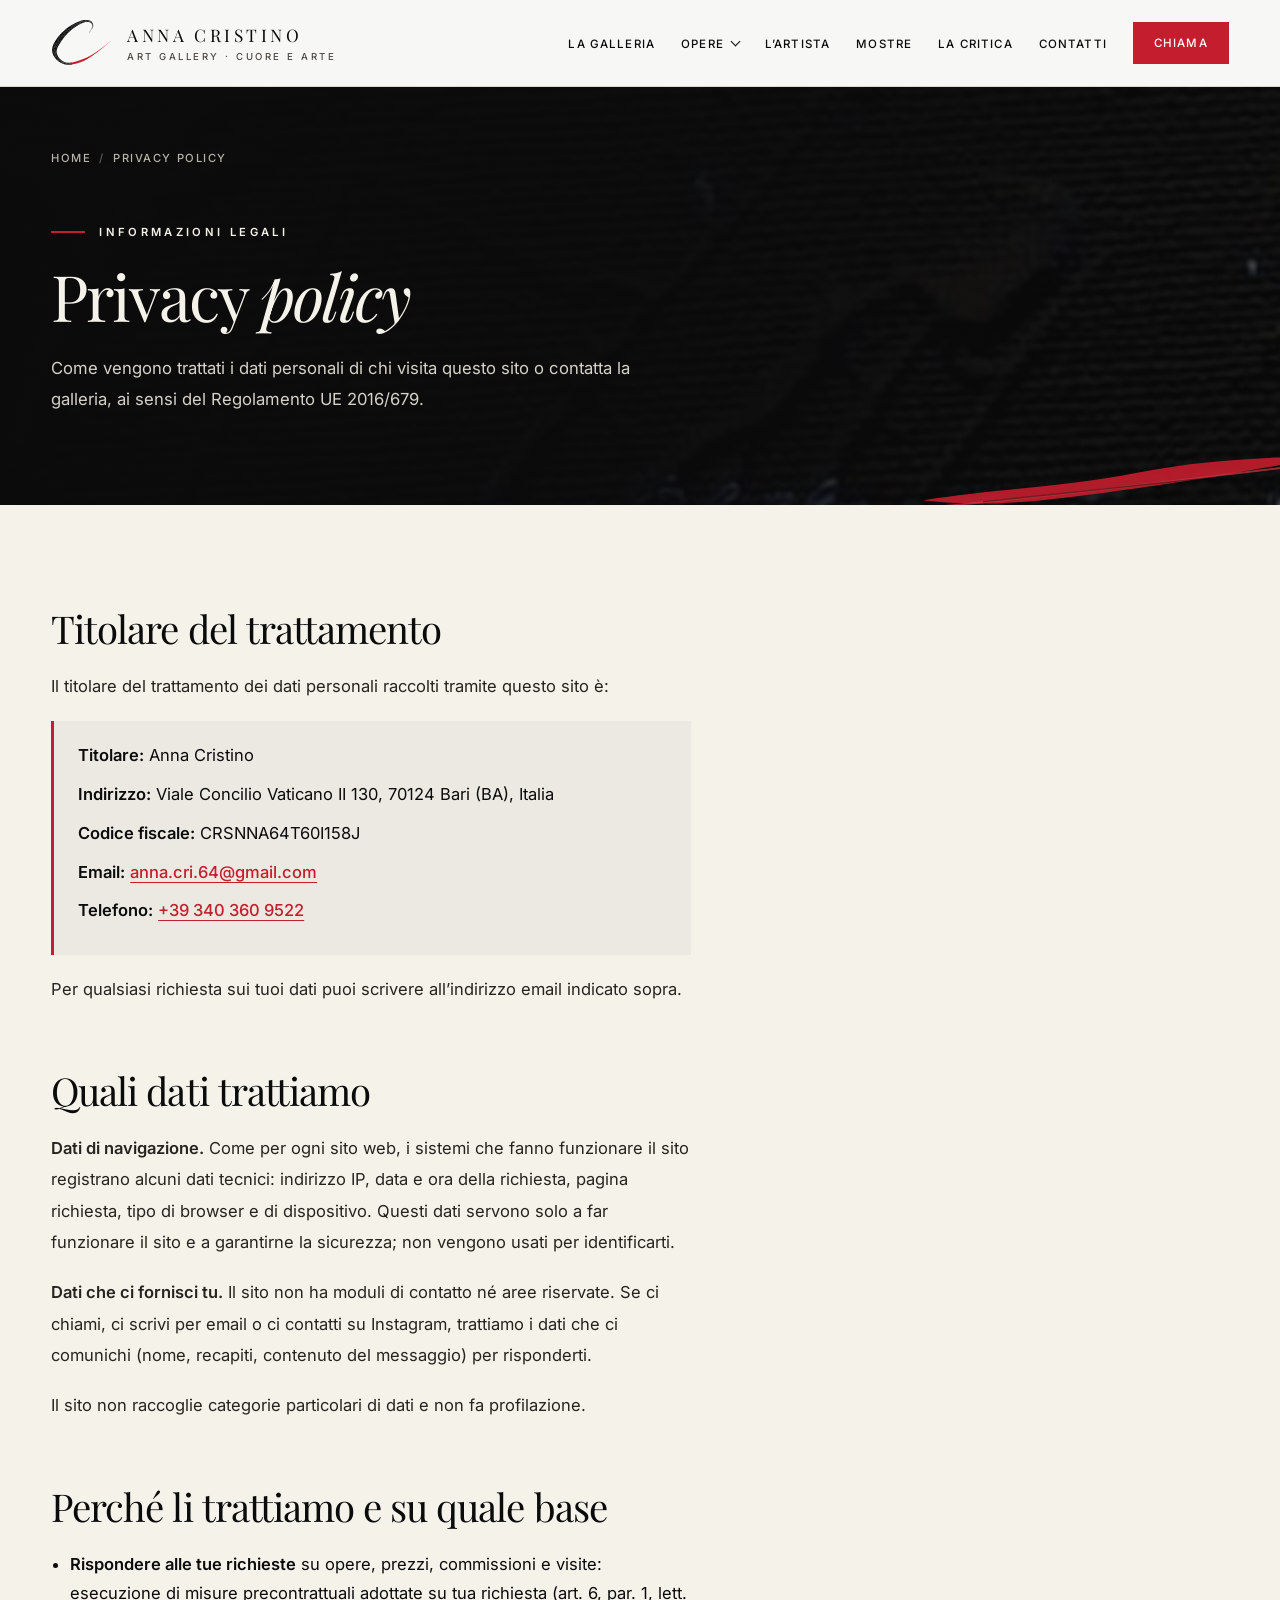
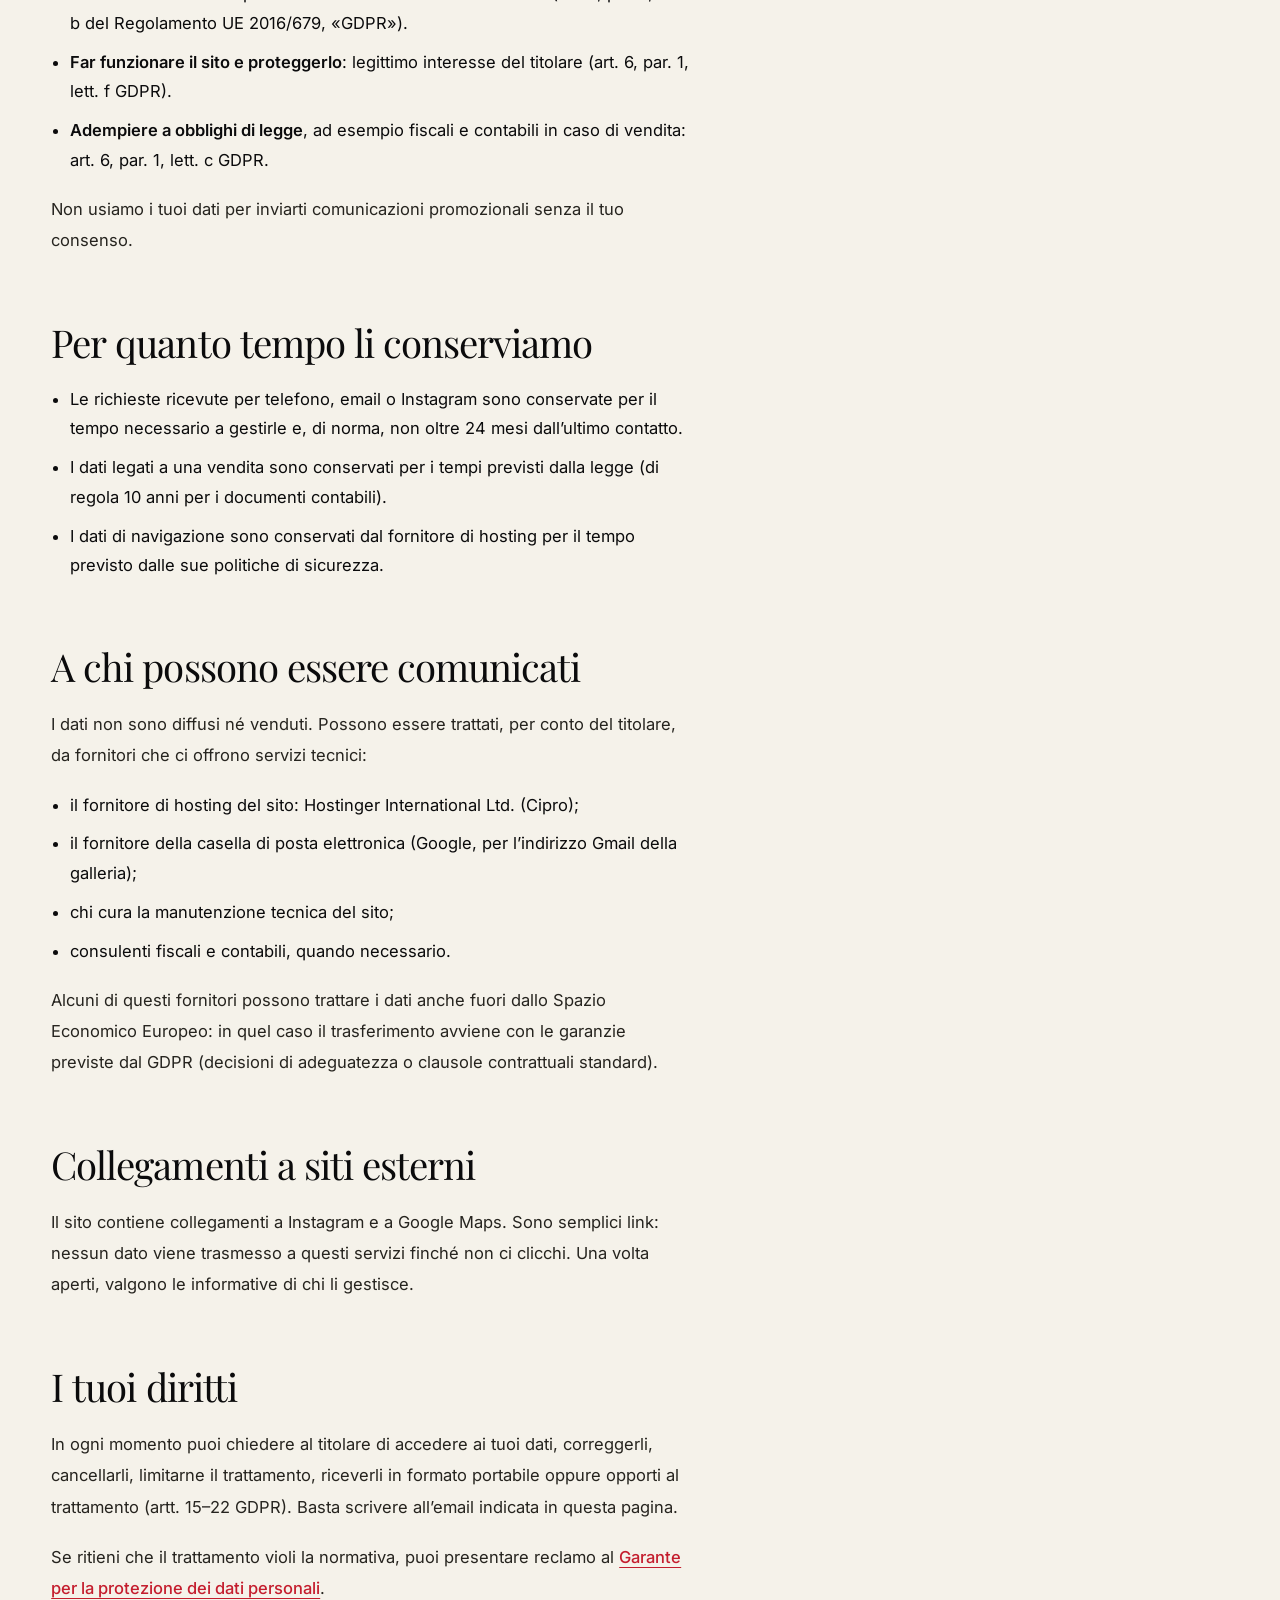
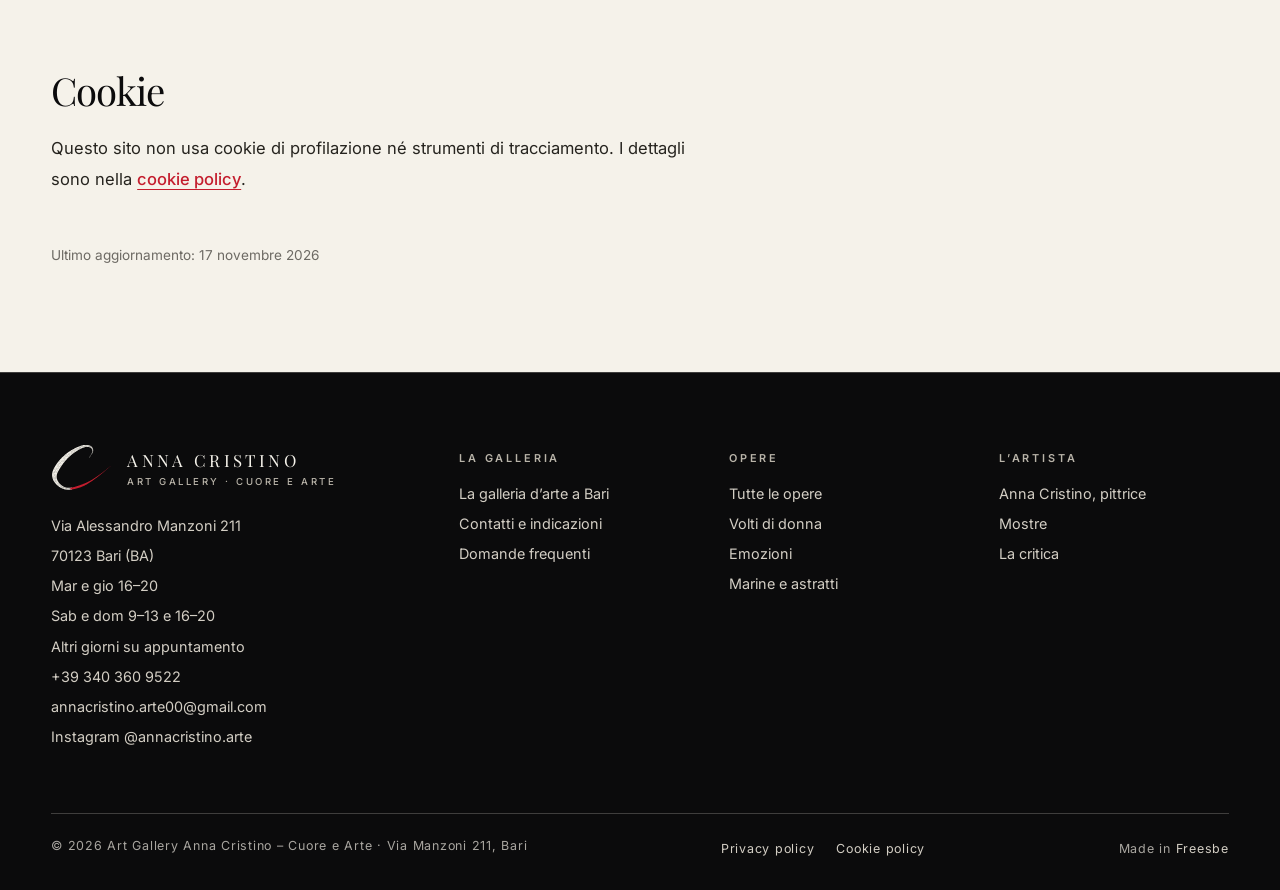
<file: privacy-policy.html>
<!doctype html>
<html lang="it"><head><meta charset="utf-8">
<meta name="viewport" content="width=device-width, initial-scale=1">
<title>Privacy policy | Art Gallery Anna Cristino, Bari</title>
<meta name="description" content="Informativa sul trattamento dei dati personali del sito di Art Gallery Anna Cristino – Cuore e Arte, Bari.">
<meta name="theme-color" content="#0B0B0C">
<link rel="icon" type="image/svg+xml" href="favicon.svg">
<link rel="preload" href="fonts/playfair-display-latin-400-normal.woff2" as="font" type="font/woff2" crossorigin>
<link rel="preload" href="fonts/inter-latin-400-normal.woff2" as="font" type="font/woff2" crossorigin>
<meta property="og:type" content="website">
<meta property="og:locale" content="it_IT">
<meta property="og:site_name" content="Art Gallery Anna Cristino – Cuore e Arte">
<meta property="og:title" content="Privacy policy | Art Gallery Anna Cristino, Bari">
<meta property="og:description" content="Informativa sul trattamento dei dati personali del sito di Art Gallery Anna Cristino – Cuore e Arte, Bari.">
<link rel="stylesheet" href="style.css">
<script>document.documentElement.className+=" js";try{history.scrollRestoration="manual"}catch(e){}</script>
<script type="application/ld+json">{"@context":"https://schema.org","@type":"BreadcrumbList","itemListElement":[{"@type":"ListItem","position":1,"name":"Home"},{"@type":"ListItem","position":2,"name":"Privacy policy"}]}</script>
</head><body>
<a class="skip" href="#main">Vai al contenuto</a>
<header class="header"><div class="container nav"><a class="brand" href="index.html" aria-label="Art Gallery Anna Cristino – Cuore e Arte, home"><img src="img/logo-c-dark.svg" width="62" height="46" alt=""><span class="bt"><b>Anna Cristino</b><span>Art Gallery · Cuore e Arte</span></span></a><button class="burger" type="button" aria-controls="nav" aria-expanded="false" aria-label="Apri il menu"><span></span></button><nav id="nav" class="menu" aria-label="Navigazione principale"><ul><li><a href="la-galleria.html">La galleria</a></li><li class="has-sub"><a href="opere.html">Opere</a><ul class="sub"><li><a href="opere.html">Tutte le opere</a></li><li><a href="volti-di-donna.html">Volti di donna</a></li><li><a href="emozioni.html">Emozioni</a></li><li><a href="marine-e-astratti.html">Marine e astratti</a></li></ul></li><li><a href="anna-cristino-pittrice.html">L’artista</a></li><li><a href="mostre.html">Mostre</a></li><li><a href="critica.html">La critica</a></li><li><a href="contatti.html">Contatti</a></li><li><a class="btn btn-red btn-sm" href="tel:+393403609522">Chiama</a></li></ul></nav></div></header>
<main id="main"><section class="phero"><div class="tex" style="background-image:url(img/texture/nero-materico.jpg)"></div><div class="container"><nav class="crumbs" aria-label="Briciole di pane"><ol><li><a href="index.html">Home</a></li><li aria-current="page">Privacy policy</li></ol></nav><div class="eyebrow">Informazioni legali</div><h1>Privacy <i>policy</i></h1><p class="lede">Come vengono trattati i dati personali di chi visita questo sito o contatta la galleria, ai sensi del Regolamento UE 2016/679.</p></div></section><section class="section"><div class="container"><div class="prose legal"><h2>Titolare del trattamento</h2><p>Il titolare del trattamento dei dati personali raccolti tramite questo sito è:</p><ul class="plain"><li><b>Titolare:</b> Anna Cristino</li><li><b>Indirizzo:</b> Viale Concilio Vaticano II 130, 70124 Bari (BA), Italia</li><li><b>Codice fiscale:</b> CRSNNA64T60I158J</li><li><b>Email:</b> <a href="mailto:anna.cri.64@gmail.com">anna.cri.64@gmail.com</a></li><li><b>Telefono:</b> <a href="tel:+393403609522">+39 340 360 9522</a></li></ul><p>Per qualsiasi richiesta sui tuoi dati puoi scrivere all’indirizzo email indicato sopra.</p><h2>Quali dati trattiamo</h2><p><b>Dati di navigazione.</b> Come per ogni sito web, i sistemi che fanno funzionare il sito registrano alcuni dati tecnici: indirizzo IP, data e ora della richiesta, pagina richiesta, tipo di browser e di dispositivo. Questi dati servono solo a far funzionare il sito e a garantirne la sicurezza; non vengono usati per identificarti.</p><p><b>Dati che ci fornisci tu.</b> Il sito non ha moduli di contatto né aree riservate. Se ci chiami, ci scrivi per email o ci contatti su Instagram, trattiamo i dati che ci comunichi (nome, recapiti, contenuto del messaggio) per risponderti.</p><p>Il sito non raccoglie categorie particolari di dati e non fa profilazione.</p><h2>Perché li trattiamo e su quale base</h2><ul><li><b>Rispondere alle tue richieste</b> su opere, prezzi, commissioni e visite: esecuzione di misure precontrattuali adottate su tua richiesta (art. 6, par. 1, lett. b del Regolamento UE 2016/679, «GDPR»).</li><li><b>Far funzionare il sito e proteggerlo</b>: legittimo interesse del titolare (art. 6, par. 1, lett. f GDPR).</li><li><b>Adempiere a obblighi di legge</b>, ad esempio fiscali e contabili in caso di vendita: art. 6, par. 1, lett. c GDPR.</li></ul><p>Non usiamo i tuoi dati per inviarti comunicazioni promozionali senza il tuo consenso.</p><h2>Per quanto tempo li conserviamo</h2><ul><li>Le richieste ricevute per telefono, email o Instagram sono conservate per il tempo necessario a gestirle e, di norma, non oltre 24 mesi dall’ultimo contatto.</li><li>I dati legati a una vendita sono conservati per i tempi previsti dalla legge (di regola 10 anni per i documenti contabili).</li><li>I dati di navigazione sono conservati dal fornitore di hosting per il tempo previsto dalle sue politiche di sicurezza.</li></ul><h2>A chi possono essere comunicati</h2><p>I dati non sono diffusi né venduti. Possono essere trattati, per conto del titolare, da fornitori che ci offrono servizi tecnici:</p><ul><li>il fornitore di hosting del sito: Hostinger International Ltd. (Cipro);</li><li>il fornitore della casella di posta elettronica (Google, per l’indirizzo Gmail della galleria);</li><li>chi cura la manutenzione tecnica del sito;</li><li>consulenti fiscali e contabili, quando necessario.</li></ul><p>Alcuni di questi fornitori possono trattare i dati anche fuori dallo Spazio Economico Europeo: in quel caso il trasferimento avviene con le garanzie previste dal GDPR (decisioni di adeguatezza o clausole contrattuali standard).</p><h2>Collegamenti a siti esterni</h2><p>Il sito contiene collegamenti a Instagram e a Google Maps. Sono semplici link: nessun dato viene trasmesso a questi servizi finché non ci clicchi. Una volta aperti, valgono le informative di chi li gestisce.</p><h2>I tuoi diritti</h2><p>In ogni momento puoi chiedere al titolare di accedere ai tuoi dati, correggerli, cancellarli, limitarne il trattamento, riceverli in formato portabile oppure opporti al trattamento (artt. 15–22 GDPR). Basta scrivere all’email indicata in questa pagina.</p><p>Se ritieni che il trattamento violi la normativa, puoi presentare reclamo al <a href="https://www.garanteprivacy.it" rel="noopener" target="_blank">Garante per la protezione dei dati personali</a>.</p><h2>Cookie</h2><p>Questo sito non usa cookie di profilazione né strumenti di tracciamento. I dettagli sono nella <a href="cookie-policy.html">cookie policy</a>.</p><p class="upd">Ultimo aggiornamento: 17 novembre 2026</p></div></div></section></main>
<footer class="footer"><div class="container"><div class="fcols"><div><div class="fbrand"><img src="img/logo-c.svg" width="62" height="46" alt=""><div><b>Anna Cristino</b><span>Art Gallery · Cuore e Arte</span></div></div><address><p>Via Alessandro Manzoni 211<br>70123 Bari (BA)</p><p class="fhours">Mar e gio 16–20<br>Sab e dom 9–13 e 16–20<br>Altri giorni su appuntamento</p><a href="tel:+393403609522">+39 340 360 9522</a><a href="mailto:annacristino.arte00@gmail.com?subject=Richiesta%20informazioni%20-%20Art%20Gallery%20Anna%20Cristino">annacristino.arte00@gmail.com</a><a href="https://www.instagram.com/annacristino.arte/" rel="noopener" target="_blank">Instagram @annacristino.arte</a></address></div><div><h4>La galleria</h4><a href="la-galleria.html">La galleria d’arte a Bari</a><a href="contatti.html">Contatti e indicazioni</a><a href="domande-frequenti.html">Domande frequenti</a></div><div><h4>Opere</h4><a href="opere.html">Tutte le opere</a><a href="volti-di-donna.html">Volti di donna</a><a href="emozioni.html">Emozioni</a><a href="marine-e-astratti.html">Marine e astratti</a></div><div><h4>L’artista</h4><a href="anna-cristino-pittrice.html">Anna Cristino, pittrice</a><a href="mostre.html">Mostre</a><a href="critica.html">La critica</a></div></div><div class="fbottom"><span>© 2026 Art Gallery Anna Cristino – Cuore e Arte · Via Manzoni 211, Bari</span><span class="flegal"><a href="privacy-policy.html">Privacy policy</a><a href="cookie-policy.html">Cookie policy</a></span><span>Made in <a href="https://freesbe.it" rel="nofollow noopener" target="_blank">Freesbe</a></span></div></div></footer>
<script src="site.js" defer></script></body></html>
</file>
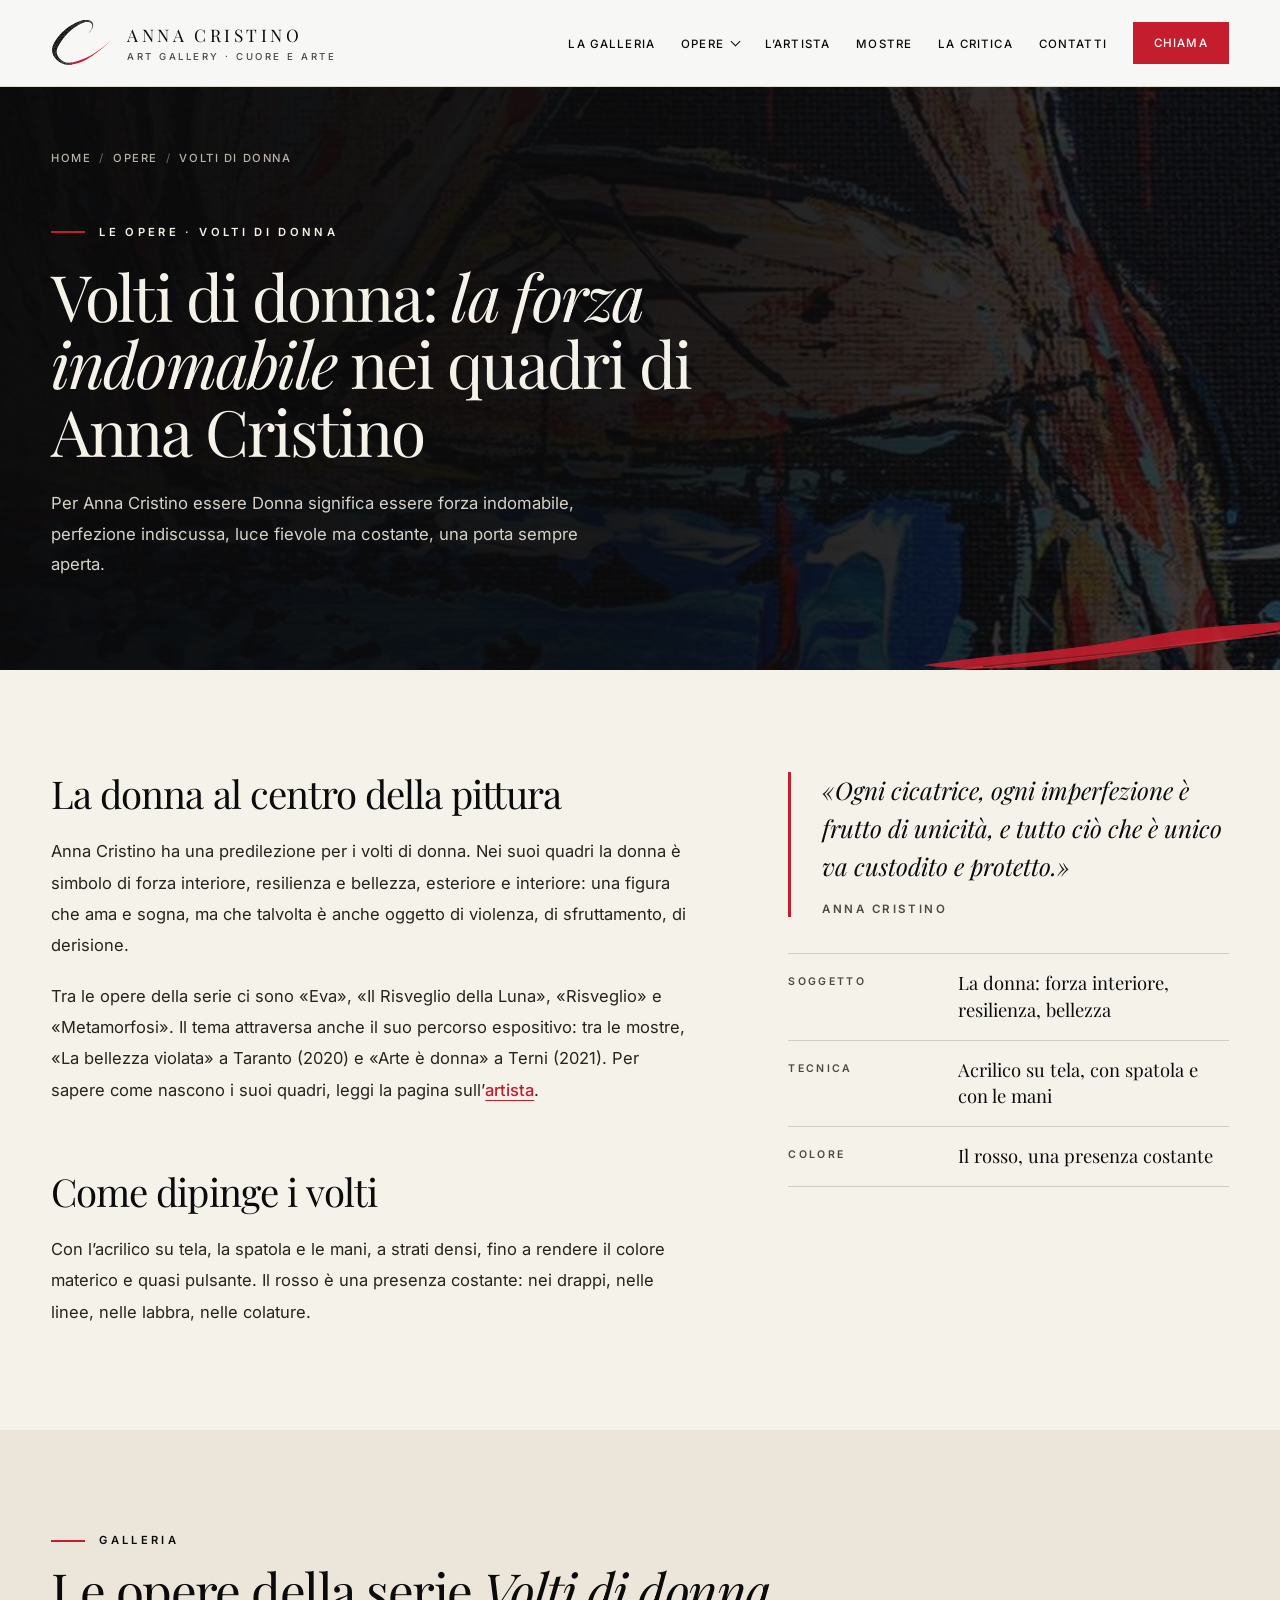
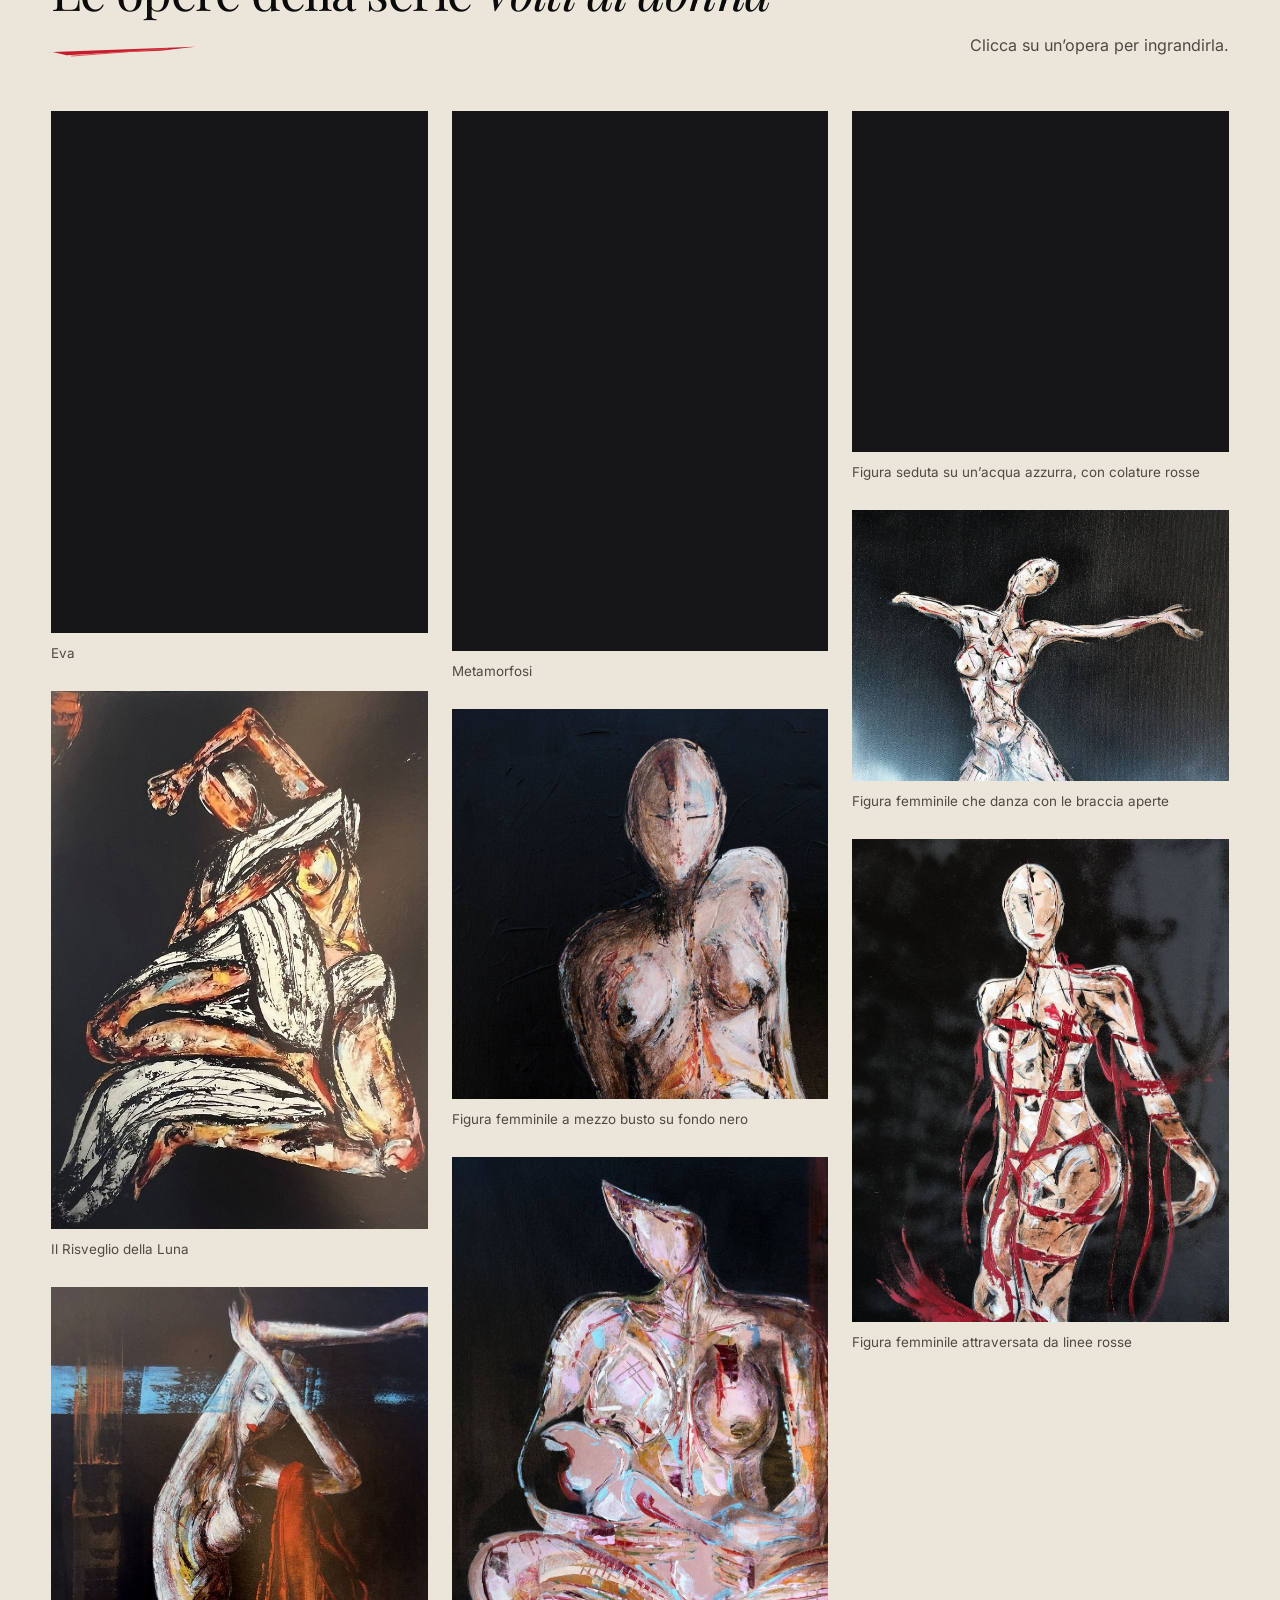
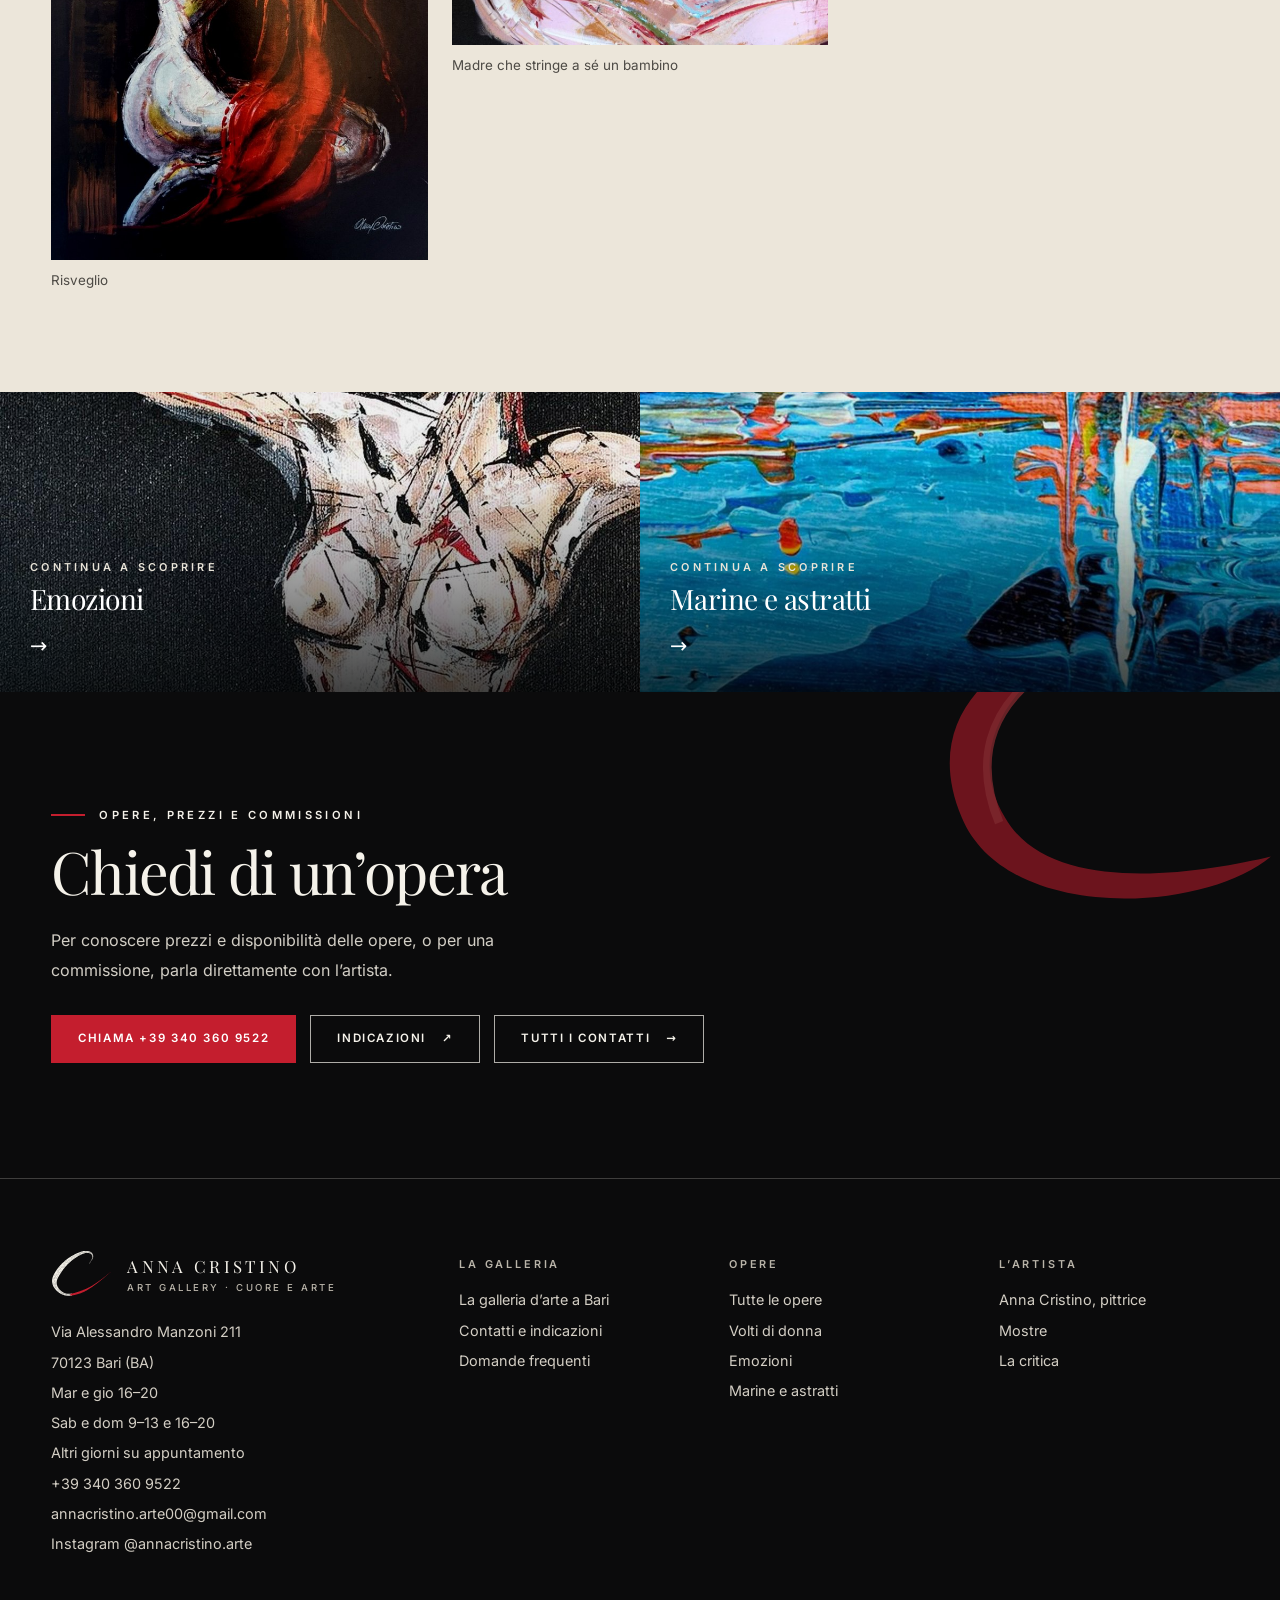
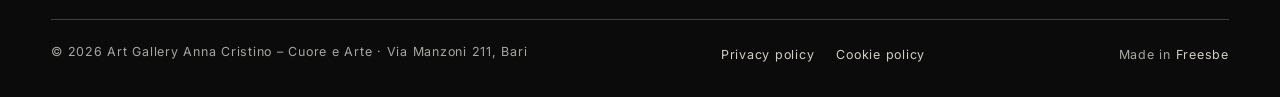
<file: volti-di-donna.html>
<!doctype html>
<html lang="it"><head><meta charset="utf-8">
<meta name="viewport" content="width=device-width, initial-scale=1">
<title>Volti di donna: quadri di Anna Cristino | Pittura a spatola</title>
<meta name="description" content="Volti di donna nei quadri di Anna Cristino: Eva, Il Risveglio della Luna, Metamorfosi. Acrilico su tela e spatola, tra forza, resilienza e bellezza.">
<meta name="theme-color" content="#0B0B0C">
<link rel="icon" type="image/svg+xml" href="favicon.svg">
<link rel="preload" href="fonts/playfair-display-latin-400-normal.woff2" as="font" type="font/woff2" crossorigin>
<link rel="preload" href="fonts/inter-latin-400-normal.woff2" as="font" type="font/woff2" crossorigin>
<meta property="og:type" content="website">
<meta property="og:locale" content="it_IT">
<meta property="og:site_name" content="Art Gallery Anna Cristino – Cuore e Arte">
<meta property="og:title" content="Volti di donna: quadri di Anna Cristino | Pittura a spatola">
<meta property="og:description" content="Volti di donna nei quadri di Anna Cristino: Eva, Il Risveglio della Luna, Metamorfosi. Acrilico su tela e spatola, tra forza, resilienza e bellezza.">
<link rel="stylesheet" href="style.css">
<script>document.documentElement.className+=" js";try{history.scrollRestoration="manual"}catch(e){}</script>
<script type="application/ld+json">{"@context":"https://schema.org","@type":"CollectionPage","name":"Volti di donna – opere di Anna Cristino","description":"Volti di donna nei quadri di Anna Cristino: Eva, Il Risveglio della Luna, Metamorfosi. Acrilico su tela e spatola, tra forza, resilienza e bellezza.","about":{"@type":"Person","name":"Anna Cristino"},"inLanguage":"it-IT","hasPart":[{"@type":"VisualArtwork","name":"Eva","creator":{"@type":"Person","name":"Anna Cristino"}},{"@type":"VisualArtwork","name":"Il Risveglio della Luna","creator":{"@type":"Person","name":"Anna Cristino"}},{"@type":"VisualArtwork","name":"Risveglio","creator":{"@type":"Person","name":"Anna Cristino"}},{"@type":"VisualArtwork","name":"Metamorfosi","creator":{"@type":"Person","name":"Anna Cristino"}}]}</script>
<script type="application/ld+json">{"@context":"https://schema.org","@type":"BreadcrumbList","itemListElement":[{"@type":"ListItem","position":1,"name":"Home"},{"@type":"ListItem","position":2,"name":"Opere"},{"@type":"ListItem","position":3,"name":"Volti di donna"}]}</script>
</head><body>
<a class="skip" href="#main">Vai al contenuto</a>
<header class="header"><div class="container nav"><a class="brand" href="index.html" aria-label="Art Gallery Anna Cristino – Cuore e Arte, home"><img src="img/logo-c-dark.svg" width="62" height="46" alt=""><span class="bt"><b>Anna Cristino</b><span>Art Gallery · Cuore e Arte</span></span></a><button class="burger" type="button" aria-controls="nav" aria-expanded="false" aria-label="Apri il menu"><span></span></button><nav id="nav" class="menu" aria-label="Navigazione principale"><ul><li><a href="la-galleria.html">La galleria</a></li><li class="has-sub"><a href="opere.html">Opere</a><ul class="sub"><li><a href="opere.html">Tutte le opere</a></li><li><a href="volti-di-donna.html" aria-current="page">Volti di donna</a></li><li><a href="emozioni.html">Emozioni</a></li><li><a href="marine-e-astratti.html">Marine e astratti</a></li></ul></li><li><a href="anna-cristino-pittrice.html">L’artista</a></li><li><a href="mostre.html">Mostre</a></li><li><a href="critica.html">La critica</a></li><li><a href="contatti.html">Contatti</a></li><li><a class="btn btn-red btn-sm" href="tel:+393403609522">Chiama</a></li></ul></nav></div></header>
<main id="main"><section class="phero"><div class="tex" style="background-image:url(img/texture/rosso-materia.jpg)"></div><div class="container"><nav class="crumbs" aria-label="Briciole di pane"><ol><li><a href="index.html">Home</a></li><li><a href="opere.html">Opere</a></li><li aria-current="page">Volti di donna</li></ol></nav><div class="eyebrow">Le opere · Volti di donna</div><h1>Volti di donna: <i>la forza indomabile</i> nei quadri di Anna Cristino</h1><p class="lede">Per Anna Cristino essere Donna significa essere forza indomabile, perfezione indiscussa, luce fievole ma costante, una porta sempre aperta.</p></div></section><section class="section"><div class="container cols2 l"><div class="prose"><h2>La donna al centro della pittura</h2><p>Anna Cristino ha una predilezione per i volti di donna. Nei suoi quadri la donna è simbolo di forza interiore, resilienza e bellezza, esteriore e interiore: una figura che ama e sogna, ma che talvolta è anche oggetto di violenza, di sfruttamento, di derisione.</p><p>Tra le opere della serie ci sono «Eva», «Il Risveglio della Luna», «Risveglio» e «Metamorfosi». Il tema attraversa anche il suo percorso espositivo: tra le mostre, «La bellezza violata» a Taranto (2020) e «Arte è donna» a Terni (2021). Per sapere come nascono i suoi quadri, leggi la pagina sull’<a href="anna-cristino-pittrice.html">artista</a>.</p><h2>Come dipinge i volti</h2><p>Con l’acrilico su tela, la spatola e le mani, a strati densi, fino a rendere il colore materico e quasi pulsante. Il rosso è una presenza costante: nei drappi, nelle linee, nelle labbra, nelle colature.</p></div><aside class="sticky"><blockquote class="quote"><p>«Ogni cicatrice, ogni imperfezione è frutto di unicità, e tutto ciò che è unico va custodito e protetto.»</p><cite>Anna Cristino</cite></blockquote><dl class="facts" style="margin-top:36px"><div><dt>Soggetto</dt><dd>La donna: forza interiore, resilienza, bellezza</dd></div><div><dt>Tecnica</dt><dd>Acrilico su tela, con spatola e con le mani</dd></div><div><dt>Colore</dt><dd>Il rosso, una presenza costante</dd></div></dl></aside></div></section><section class="section sand"><div class="container"><div class="sh"><div><div class="eyebrow">Galleria</div><h2>Le opere della serie <i>Volti di donna</i></h2><span class="brush" aria-hidden="true"></span></div><p>Clicca su un’opera per ingrandirla.</p></div><div class="masonry"><figure class="m"><a href="img/anna-cristino-eva.jpg" data-full="img/anna-cristino-eva.jpg" data-cap="Eva"><img src="img/anna-cristino-eva.jpg" width="645" height="894" alt="«Eva», dipinto di Anna Cristino: figura femminile dalle braccia sollevate sopra il capo, con la pelle a macchie di colore, su fondo nero" loading="lazy" decoding="async"></a><figcaption>Eva</figcaption></figure><figure class="m"><a href="img/anna-cristino-il-risveglio-della-luna.jpg" data-full="img/anna-cristino-il-risveglio-della-luna.jpg" data-cap="Il Risveglio della Luna"><img src="img/anna-cristino-il-risveglio-della-luna.jpg" width="696" height="995" alt="«Il Risveglio della Luna», dipinto di Anna Cristino: figura femminile avvolta in un drappo a righe bianche e nere, con un braccio sollevato, su fondo nero" loading="lazy" decoding="async"></a><figcaption>Il Risveglio della Luna</figcaption></figure><figure class="m"><a href="img/anna-cristino-risveglio.jpg" data-full="img/anna-cristino-risveglio.jpg" data-cap="Risveglio"><img src="img/anna-cristino-risveglio.jpg" width="709" height="1078" alt="«Risveglio», dipinto di Anna Cristino: figura femminile con le braccia sopra la testa e un drappo rosso, su fondo nero con una fascia azzurra" loading="lazy" decoding="async"></a><figcaption>Risveglio</figcaption></figure><figure class="m"><a href="img/anna-cristino-metamorfosi.jpg" data-full="img/anna-cristino-metamorfosi.jpg" data-cap="Metamorfosi"><img src="img/anna-cristino-metamorfosi.jpg" width="694" height="995" alt="«Metamorfosi», dipinto di Anna Cristino: volto dai colori vivaci tra foglie verdi e nere" loading="lazy" decoding="async"></a><figcaption>Metamorfosi</figcaption></figure><figure class="m"><a href="img/anna-cristino-volto-donna-mezzo-busto-fondo-nero-lg.jpg" data-full="img/anna-cristino-volto-donna-mezzo-busto-fondo-nero-lg.jpg" data-cap="Figura femminile a mezzo busto su fondo nero"><img src="img/anna-cristino-volto-donna-mezzo-busto-fondo-nero.jpg" width="1061" height="1100" alt="Dipinto di Anna Cristino: figura femminile a mezzo busto con il volto ovale a occhi chiusi su fondo nero, in toni caldi e rosa" loading="lazy" decoding="async"></a><figcaption>Figura femminile a mezzo busto su fondo nero</figcaption></figure><figure class="m"><a href="img/anna-cristino-madre-con-bambino-acrilico-su-tela-lg.jpg" data-full="img/anna-cristino-madre-con-bambino-acrilico-su-tela-lg.jpg" data-cap="Madre che stringe a sé un bambino"><img src="img/anna-cristino-madre-con-bambino-acrilico-su-tela.jpg" width="849" height="1100" alt="Dipinto di Anna Cristino: figura femminile seduta a gambe incrociate che stringe un bambino, in toni rosa, azzurro e rosso su fondo nero" loading="lazy" decoding="async"></a><figcaption>Madre che stringe a sé un bambino</figcaption></figure><figure class="m"><a href="img/anna-cristino-donna-seduta-acqua-azzurra-colature-rosse-lg.jpg" data-full="img/anna-cristino-donna-seduta-acqua-azzurra-colature-rosse-lg.jpg" data-cap="Figura seduta su un’acqua azzurra, con colature rosse"><img src="img/anna-cristino-donna-seduta-acqua-azzurra-colature-rosse.jpg" width="1100" height="995" alt="Dipinto di Anna Cristino: figura femminile seduta con il capo chino sopra un’acqua azzurra, fondo nero e colature rosse" loading="lazy" decoding="async"></a><figcaption>Figura seduta su un’acqua azzurra, con colature rosse</figcaption></figure><figure class="m"><a href="img/anna-cristino-donna-che-danza-braccia-aperte-lg.jpg" data-full="img/anna-cristino-donna-che-danza-braccia-aperte-lg.jpg" data-cap="Figura femminile che danza con le braccia aperte"><img src="img/anna-cristino-donna-che-danza-braccia-aperte.jpg" width="1100" height="792" alt="Dipinto di Anna Cristino: figura femminile chiara che danza con le braccia aperte su fondo grigio scuro" loading="lazy" decoding="async"></a><figcaption>Figura femminile che danza con le braccia aperte</figcaption></figure><figure class="m"><a href="img/anna-cristino-figura-femminile-linee-rosse-fondo-nero-lg.jpg" data-full="img/anna-cristino-figura-femminile-linee-rosse-fondo-nero-lg.jpg" data-cap="Figura femminile attraversata da linee rosse"><img src="img/anna-cristino-figura-femminile-linee-rosse-fondo-nero.jpg" width="857" height="1100" alt="Dipinto di Anna Cristino: figura femminile a figura intera attraversata da linee rosse, su fondo nero" loading="lazy" decoding="async"></a><figcaption>Figura femminile attraversata da linee rosse</figcaption></figure></div></div></section><section aria-label="Altre serie di opere"><div class="bands b2"><a class="band" href="emozioni.html" style="background-image:url(img/texture/blu-verticale.jpg)"><small>Continua a scoprire</small><h3>Emozioni</h3><span class="arrow" aria-hidden="true">→</span></a><a class="band" href="marine-e-astratti.html" style="background-image:url(img/texture/blu-mare.jpg)"><small>Continua a scoprire</small><h3>Marine e astratti</h3><span class="arrow" aria-hidden="true">→</span></a></div></section><section class="cta"><div class="container"><div class="eyebrow">Opere, prezzi e commissioni</div><h2>Chiedi di un’opera</h2><p>Per conoscere prezzi e disponibilità delle opere, o per una commissione, parla direttamente con l’artista.</p><div class="actions"><a class="btn btn-red" href="tel:+393403609522">Chiama +39 340 360 9522</a><a class="btn btn-light" href="https://www.google.com/maps/dir/?api=1&destination=Art+Gallery+Anna+Cristino+Via+Alessandro+Manzoni+211+70123+Bari" target="_blank" rel="noopener">Indicazioni <span aria-hidden="true">↗</span></a><a class="btn btn-light" href="contatti.html">Tutti i contatti <span aria-hidden="true">→</span></a></div></div></section></main>
<footer class="footer"><div class="container"><div class="fcols"><div><div class="fbrand"><img src="img/logo-c.svg" width="62" height="46" alt=""><div><b>Anna Cristino</b><span>Art Gallery · Cuore e Arte</span></div></div><address><p>Via Alessandro Manzoni 211<br>70123 Bari (BA)</p><p class="fhours">Mar e gio 16–20<br>Sab e dom 9–13 e 16–20<br>Altri giorni su appuntamento</p><a href="tel:+393403609522">+39 340 360 9522</a><a href="mailto:annacristino.arte00@gmail.com?subject=Richiesta%20informazioni%20-%20Art%20Gallery%20Anna%20Cristino">annacristino.arte00@gmail.com</a><a href="https://www.instagram.com/annacristino.arte/" rel="noopener" target="_blank">Instagram @annacristino.arte</a></address></div><div><h4>La galleria</h4><a href="la-galleria.html">La galleria d’arte a Bari</a><a href="contatti.html">Contatti e indicazioni</a><a href="domande-frequenti.html">Domande frequenti</a></div><div><h4>Opere</h4><a href="opere.html">Tutte le opere</a><a href="volti-di-donna.html">Volti di donna</a><a href="emozioni.html">Emozioni</a><a href="marine-e-astratti.html">Marine e astratti</a></div><div><h4>L’artista</h4><a href="anna-cristino-pittrice.html">Anna Cristino, pittrice</a><a href="mostre.html">Mostre</a><a href="critica.html">La critica</a></div></div><div class="fbottom"><span>© 2026 Art Gallery Anna Cristino – Cuore e Arte · Via Manzoni 211, Bari</span><span class="flegal"><a href="privacy-policy.html">Privacy policy</a><a href="cookie-policy.html">Cookie policy</a></span><span>Made in <a href="https://freesbe.it" rel="nofollow noopener" target="_blank">Freesbe</a></span></div></div></footer>
<div class="lb" id="lb" hidden role="dialog" aria-modal="true" aria-label="Opera ingrandita"><button class="lb-close" type="button" aria-label="Chiudi">×</button><button class="lb-prev" type="button" aria-label="Opera precedente">‹</button><img alt=""><div class="lb-cap"></div><button class="lb-next" type="button" aria-label="Opera successiva">›</button></div>
<script src="site.js" defer></script></body></html>
</file>
<file: style.css>
/* Art Gallery Anna Cristino – Cuore e Arte · stile condiviso (palette e componenti dal brand kit) */
@font-face{font-family:"Playfair Display";font-style:normal;font-weight:400;font-display:swap;src:url("fonts/playfair-display-latin-400-normal.woff2") format("woff2")}
@font-face{font-family:"Playfair Display";font-style:normal;font-weight:500;font-display:swap;src:url("fonts/playfair-display-latin-500-normal.woff2") format("woff2")}
@font-face{font-family:"Playfair Display";font-style:italic;font-weight:400;font-display:swap;src:url("fonts/playfair-display-latin-400-italic.woff2") format("woff2")}
@font-face{font-family:"Inter";font-style:normal;font-weight:400;font-display:swap;src:url("fonts/inter-latin-400-normal.woff2") format("woff2")}
@font-face{font-family:"Inter";font-style:normal;font-weight:500;font-display:swap;src:url("fonts/inter-latin-500-normal.woff2") format("woff2")}
@font-face{font-family:"Inter";font-style:normal;font-weight:600;font-display:swap;src:url("fonts/inter-latin-600-normal.woff2") format("woff2")}

:root{--black:#0B0B0C;--ivory:#F5F2EA;--ivory2:#ECE6DA;--paper:#F7F7F5;--red:#C41E2E;--red-d:#9b1624;--blue:#1E8ED6;--gold:#E6B330;--gray:#6E6E72;--ink:#26241f;--ink-soft:#4d4a45;--line:rgba(245,242,234,.22);--line-d:#d4cdbf;--serif:"Playfair Display",Georgia,"Times New Roman",serif;--sans:Inter,system-ui,-apple-system,"Segoe UI",Arial,sans-serif;--maxw:1380px;--gutter:clamp(20px,4vw,78px)}
*{box-sizing:border-box}
html{scroll-behavior:smooth;-webkit-text-size-adjust:100%}
body{margin:0;background:var(--ivory);color:var(--black);font-family:var(--sans);font-size:16px;line-height:1.6;-webkit-font-smoothing:antialiased;overflow-x:hidden;font-variant-numeric:lining-nums}
img{max-width:100%;height:auto;display:block}
a{color:inherit;text-decoration:none}
button{font:inherit;cursor:pointer}
:focus-visible{outline:3px solid var(--blue);outline-offset:3px}
.skip{position:absolute;left:-999px;top:8px;background:var(--black);color:var(--ivory);padding:10px 16px;z-index:200}
.skip:focus{left:8px}
.container{max-width:var(--maxw);margin:auto;padding-inline:var(--gutter)}
h1,h2,h3,h4{font-family:var(--serif);font-weight:400;margin:0;letter-spacing:-.02em;line-height:1.1;font-variant-numeric:lining-nums;font-feature-settings:"lnum" 1}
h1 i,h2 i{font-style:italic}
p{margin:0}
.eyebrow{display:flex;align-items:center;gap:14px;font:600 .7rem/1.4 var(--sans);letter-spacing:.3em;text-transform:uppercase}
.eyebrow:before{content:"";flex:none;width:34px;height:2px;background:var(--red)}
.brush{display:block;width:150px;height:21px;margin-top:20px;background:url(img/motifs/sottolineatura-rossa.svg) left center/contain no-repeat}

/* header */
.header{position:sticky;top:0;z-index:60;background:var(--paper);border-bottom:1px solid #ddd8cc}
.nav{display:flex;align-items:center;gap:28px;min-height:84px}
.brand{display:flex;align-items:center;gap:14px;flex:none}
.brand img{width:62px;height:46px}
.brand .bt{display:flex;flex-direction:column;line-height:1.15}
.brand .bt b{font:400 1.08rem var(--serif);letter-spacing:.2em;text-transform:uppercase}
.brand .bt span{margin-top:5px;font:500 .6rem var(--sans);letter-spacing:.26em;text-transform:uppercase;color:var(--ink-soft)}
.menu{margin-left:auto}
.menu ul{list-style:none;margin:0;padding:0;display:flex;align-items:center;gap:26px}
.menu a{font:500 .72rem var(--sans);letter-spacing:.1em;text-transform:uppercase}
.menu a:hover{color:var(--red)}
.menu a[aria-current="page"]{color:var(--red)}
.menu>ul>li{position:relative;padding:30px 0}
.menu>ul>li:last-child{padding:0}
.has-sub>a:after{content:"";display:inline-block;width:6px;height:6px;margin-left:8px;border-right:1.5px solid currentColor;border-bottom:1.5px solid currentColor;transform:translateY(-3px) rotate(45deg)}
.menu .sub{position:absolute;top:100%;left:-18px;min-width:230px;background:var(--paper);border:1px solid #ddd8cc;border-top:2px solid var(--red);padding:8px 0;display:none;flex-direction:column;align-items:stretch;gap:0;list-style:none;margin:0}
.menu .has-sub:hover .sub,.menu .has-sub:focus-within .sub{display:block}
.sub li{padding:0!important}
.sub a{display:block;padding:12px 22px;letter-spacing:.06em}
.burger{display:none;margin-left:auto;width:48px;height:48px;border:1px solid #cfc9bd;background:none;position:relative}
.burger span,.burger span:before,.burger span:after{position:absolute;left:13px;right:13px;height:2px;background:var(--black);content:""}
.burger span{top:23px}.burger span:before{top:-7px;left:0;right:0}.burger span:after{top:7px;left:0;right:0}

/* buttons */
.btn{display:inline-flex;align-items:center;justify-content:center;gap:16px;min-height:48px;padding:15px 26px;border:1px solid transparent;font:600 .72rem/1 var(--sans);letter-spacing:.14em;text-transform:uppercase;transition:background .2s,border-color .2s,transform .2s,color .2s}
.btn:hover{transform:translateY(-2px)}
.btn-red{background:var(--red);color:#fff}.btn-red:hover{background:var(--red-d)}
.btn-light{border-color:rgba(245,242,234,.7);color:var(--ivory)}.btn-light:hover{background:rgba(245,242,234,.1)}
.btn-dark{border-color:#4f4b45;color:var(--black)}.btn-dark:hover{background:rgba(11,11,12,.06)}
.btn-sm{min-height:42px;padding:12px 20px}
.actions{display:flex;flex-wrap:wrap;gap:14px;margin-top:30px}

/* hero home */
.hero{position:relative;overflow:hidden;background:var(--black);color:var(--ivory);min-height:clamp(580px,62vw,780px);display:flex}
.hero:before{content:"";position:absolute;inset:0;z-index:2;background:linear-gradient(90deg,#0B0B0C 0%,#0B0B0C 42%,rgba(11,11,12,.72) 54%,rgba(11,11,12,.04) 84%)}
.hero .container{width:100%;position:relative;z-index:4;display:flex;flex-direction:column;justify-content:center;align-items:flex-start;padding-block:96px 90px}
.hero h1{margin:22px 0 0;max-width:11ch;font-size:clamp(2.8rem,6vw,5.5rem);letter-spacing:-.035em;line-height:1.02}
.hero .h-pre{display:block;margin-bottom:14px;font:500 clamp(.8rem,1vw,.95rem)/1.3 var(--sans);letter-spacing:.42em;text-transform:uppercase;color:#d6d2c9}
.hero .h-tag{display:block;margin-top:10px;font-style:italic;color:#fff}
.hero .lede{max-width:46ch;margin-top:26px;color:#d6d2c9;font-size:clamp(.98rem,1.2vw,1.1rem);line-height:1.85}
.hero-cap{position:absolute;z-index:4;right:var(--gutter);bottom:28px;font:italic 400 1rem var(--serif);color:#fff;text-shadow:0 1px 14px rgba(0,0,0,.8)}

/* hero pagine interne */
.phero{position:relative;overflow:hidden;background:var(--black);color:var(--ivory);padding:clamp(40px,5vw,72px) 0 clamp(56px,7vw,104px)}
.phero .tex{position:absolute;inset:0;background-size:cover;background-position:center;opacity:.34}
.phero:before{content:"";position:absolute;inset:0;z-index:1;background:linear-gradient(90deg,rgba(11,11,12,.97) 0%,rgba(11,11,12,.82) 48%,rgba(11,11,12,.3) 100%)}
.phero:after{content:"";position:absolute;z-index:1;right:-60px;bottom:-14px;width:46%;height:70px;background:url(img/motifs/traccia-rossa-lunga.svg) right center/contain no-repeat;opacity:.9}
.phero .container{position:relative;z-index:2}
.crumbs{margin-bottom:clamp(34px,5vw,60px);font:500 .7rem var(--sans);letter-spacing:.14em;text-transform:uppercase;color:#b9b4a9}
.crumbs ol{list-style:none;display:flex;flex-wrap:wrap;gap:8px;margin:0;padding:0}
.crumbs li+li:before{content:"/";margin-right:8px;opacity:.5}
.crumbs a:hover{color:#fff;text-decoration:underline;text-underline-offset:4px}
.phero h1{margin-top:22px;max-width:19ch;font-size:clamp(2.3rem,5vw,4.5rem);letter-spacing:-.03em;line-height:1.05}
.phero .lede{max-width:58ch;margin-top:24px;color:#d6d2c9;font-size:clamp(1rem,1.3vw,1.14rem);line-height:1.85}

/* sezioni */
.section{padding:clamp(64px,8vw,120px) 0}
.dark{background:var(--black);color:var(--ivory)}
.sand{background:var(--ivory2)}
.sh{display:flex;justify-content:space-between;align-items:flex-end;gap:32px;margin-bottom:clamp(32px,4vw,52px)}
.sh h2,.h2{font-size:clamp(2rem,4vw,3.5rem);margin-top:14px;letter-spacing:-.03em}
.sh p{max-width:44ch;color:var(--ink-soft);line-height:1.8}
.dark .sh p{color:#c9c4b9}
.prose p{max-width:64ch;margin-bottom:1.15em;font-size:1.03rem;line-height:1.9;color:var(--ink)}
.prose p:last-child{margin-bottom:0}
.prose h2{font-size:clamp(1.8rem,3vw,2.7rem);margin:0 0 22px;letter-spacing:-.025em}
.prose h2:not(:first-child){margin-top:clamp(40px,5vw,64px)}
.prose a,.link{color:var(--red);font-weight:500;text-decoration:underline;text-underline-offset:4px;text-decoration-thickness:1px}
.prose a:hover,.link:hover{text-decoration-thickness:2px}
.dark .prose p{color:#d2cec5}
.dark .prose a,.dark .link{color:#ff7d86}
.cols2{display:grid;grid-template-columns:1fr 1fr;gap:clamp(32px,6vw,96px);align-items:start}
.cols2.l{grid-template-columns:1.2fr .8fr}
.cols2.r{grid-template-columns:.8fr 1.2fr}
.sticky{position:sticky;top:116px;align-self:start}
.fig{margin:0}
.fig img{width:100%}
.fig figcaption,.cap-s{padding-top:12px;font:600 .68rem/1.5 var(--sans);letter-spacing:.2em;text-transform:uppercase;color:var(--ink-soft)}
.dark .fig figcaption{color:#b9b4a9}

/* tiles serie */
.tiles{display:grid;grid-template-columns:repeat(3,1fr);gap:24px}
.tile{display:block;min-width:0}
.tile .im{aspect-ratio:4/5;overflow:hidden;background:#161618}
.tile .im img{width:100%;height:100%;object-fit:cover;transition:transform .6s}
.tile:hover .im img{transform:scale(1.04)}
.tile .cap{display:flex;justify-content:space-between;align-items:baseline;gap:16px;padding:16px 0 14px;border-bottom:1px solid #bbb6ad}
.tile h3{font-size:1.65rem}
.tile .cap span{font-size:.82rem;color:var(--ink-soft)}
.tile .arrow{flex:none;color:var(--red);font-size:1.4rem}
.dark .tile .cap{border-color:var(--line)}.dark .tile .cap span{color:#b9b4a9}

/* gallerie */
.masonry{columns:3 300px;column-gap:24px}
.m{break-inside:avoid;margin:0 0 28px}
.m a{display:block;cursor:zoom-in;background:#161618;overflow:hidden}
.m img{width:100%;height:auto;transition:transform .6s}
.m a:hover img{transform:scale(1.03)}
.m figcaption{padding-top:10px;font-size:.84rem;line-height:1.5;color:var(--ink-soft)}
.dark .m figcaption{color:#b9b4a9}

/* bande texture (pause narrative) */
.bands{display:grid;grid-template-columns:repeat(3,1fr)}
.bands.b2{grid-template-columns:repeat(2,1fr)}
.band{position:relative;display:flex;flex-direction:column;justify-content:flex-end;min-height:300px;padding:30px;color:#fff;background:#111 center/cover no-repeat;overflow:hidden}
.band:before{content:"";position:absolute;inset:0;background:linear-gradient(0deg,rgba(0,0,0,.74),rgba(0,0,0,.06) 72%)}
.band>*{position:relative}
.band small{font:600 .68rem var(--sans);letter-spacing:.3em;text-transform:uppercase;color:#e9e4d8}
.band h3{margin-top:10px;font-size:clamp(1.5rem,2.2vw,2rem)}
.band .arrow{margin-top:14px;font-size:1.3rem}
.band:hover{filter:brightness(1.08)}
.pause{position:relative;display:flex;align-items:center;min-height:240px;background:#0B0B0C center/cover no-repeat;color:var(--ivory)}
.pause:before{content:"";position:absolute;inset:0;background:rgba(11,11,12,.6)}
.pause .container{width:100%;position:relative;display:flex;flex-wrap:wrap;justify-content:space-between;align-items:center;gap:28px 40px;padding-block:56px}
.pause h2{max-width:22ch;font-size:clamp(1.8rem,3.4vw,3rem);letter-spacing:-.03em}
.banner img{width:100%;max-height:640px;object-fit:cover}

/* citazioni */
.quote{margin:0;padding-left:clamp(18px,2.4vw,32px);border-left:3px solid var(--red)}
.quote p{font:italic 400 clamp(1.2rem,1.9vw,1.6rem)/1.55 var(--serif);max-width:44ch}
.quote cite{display:block;margin-top:16px;font:600 .72rem/1.4 var(--sans);font-style:normal;letter-spacing:.22em;text-transform:uppercase;color:var(--ink-soft)}
.dark .quote cite{color:#b9b4a9}
.quote.sm p{font-size:clamp(1.1rem,1.5vw,1.35rem)}

/* schede dati */
.facts{margin:0;border-top:1px solid var(--line-d)}
.facts div{display:grid;grid-template-columns:150px 1fr;gap:20px;padding:16px 0;border-bottom:1px solid var(--line-d)}
.facts dt{padding-top:5px;font:600 .66rem/1.4 var(--sans);letter-spacing:.22em;text-transform:uppercase;color:var(--ink-soft)}
.facts dd{margin:0;font:400 1.15rem/1.45 var(--serif)}
.dark .facts,.dark .facts div{border-color:var(--line)}.dark .facts dt{color:#b9b4a9}
.cards{display:grid;grid-template-columns:repeat(2,1fr);gap:0 clamp(24px,5vw,80px)}
.card{padding:26px 0 30px;border-top:1px solid var(--line-d)}
.card h3{margin-bottom:10px;font-size:1.5rem}
.card p{max-width:46ch;color:var(--ink-soft);line-height:1.8}
.dark .card{border-color:var(--line)}.dark .card p{color:#c9c4b9}
.badge{display:inline-flex;align-items:baseline;gap:14px;padding:22px 28px;border:1px solid var(--line-d)}
.badge b{font:400 clamp(2.6rem,5vw,4rem)/1 var(--serif);font-variant-numeric:lining-nums}
.badge span{font:italic 400 1.2rem var(--serif)}
.badge small{display:block;margin-top:6px;font:600 .66rem var(--sans);letter-spacing:.22em;text-transform:uppercase;color:var(--ink-soft)}
.dark .badge{border-color:var(--line)}.dark .badge small{color:#b9b4a9}

/* timeline */
.tl{list-style:none;margin:0;padding:0;border-top:1px solid var(--line)}
.tl li{display:grid;grid-template-columns:minmax(130px,300px) 1fr;gap:clamp(18px,4vw,64px);padding:30px 0;border-bottom:1px solid var(--line)}
.tl .yr{font:400 clamp(1.5rem,2.6vw,2.2rem)/1.15 var(--serif);white-space:nowrap;font-variant-numeric:lining-nums}
.tl .yr:before{content:"";display:inline-block;width:9px;height:9px;margin-right:14px;border-radius:50%;background:var(--red);vertical-align:middle;transform:translateY(-3px)}
.tl h3{font-size:clamp(1.3rem,2vw,1.7rem)}
.tl p{margin-top:8px;color:#c9c4b9;max-width:60ch}

/* faq */
.faq-list{max-width:900px}
.faq-list article{padding:28px 0;border-top:1px solid var(--line-d)}
.faq-list h2{font-size:clamp(1.3rem,2vw,1.65rem)}
.faq-list p{margin-top:12px;max-width:64ch;color:var(--ink);line-height:1.85}

/* contatti */
.contact-grid{display:grid;grid-template-columns:repeat(2,1fr);gap:0 clamp(24px,5vw,80px)}
.contact-grid .item{padding:26px 0;border-top:1px solid var(--line-d)}
.contact-grid small{display:block;margin-bottom:10px;font:600 .66rem var(--sans);letter-spacing:.24em;text-transform:uppercase;color:var(--ink-soft)}
.contact-grid .v{font:400 clamp(1.15rem,1.7vw,1.5rem)/1.35 var(--serif);overflow-wrap:anywhere}
.contact-grid a.v:hover{color:var(--red)}
.contact-grid p{margin-top:8px;color:var(--ink-soft);font-size:.92rem}

/* cta finale */
.cta{position:relative;overflow:hidden;background:var(--black);color:var(--ivory)}
.cta:before{content:"";position:absolute;right:-150px;top:-90px;width:640px;height:330px;background:url(img/motifs/arco-rosso.svg) center/contain no-repeat;opacity:.55}
.cta .container{position:relative;padding-block:clamp(72px,9vw,124px)}
.cta h2{max-width:20ch;margin-top:16px;font-size:clamp(2.1rem,4.6vw,4rem);letter-spacing:-.03em}
.cta p{max-width:54ch;margin-top:22px;color:#d2cec5;line-height:1.85}

/* footer */
.footer{background:var(--black);color:var(--ivory);border-top:1px solid var(--line);padding:72px 0 28px}
.fcols{display:grid;grid-template-columns:1.6fr 1fr 1fr 1fr;gap:40px}
.fbrand{display:flex;align-items:center;gap:14px;margin-bottom:20px}
.fbrand img{width:62px;height:46px}
.fbrand b{display:block;font:400 1.05rem var(--serif);letter-spacing:.2em;text-transform:uppercase}
.fbrand span{display:block;margin-top:5px;font:500 .6rem var(--sans);letter-spacing:.26em;text-transform:uppercase;color:#b9b4a9}
.footer h4{margin:6px 0 14px;font:600 .68rem var(--sans);letter-spacing:.26em;text-transform:uppercase;color:#b9b4a9}
.footer a,.footer p{display:block;margin:0;color:#d3cec4;font-size:.9rem;line-height:2.1}
.footer a:hover{color:#fff;text-decoration:underline;text-underline-offset:4px}
.footer address{font-style:normal}
.fbottom{display:flex;flex-wrap:wrap;justify-content:space-between;gap:12px 24px;margin-top:60px;padding-top:22px;border-top:1px solid var(--line);font-size:.78rem;letter-spacing:.06em;color:#a9a6a0}
.fbottom a{display:inline;font-size:inherit;color:#d3cec4}

/* lightbox */
.lb{position:fixed;inset:0;z-index:90;display:flex;flex-direction:column;align-items:center;justify-content:center;padding:64px 16px 28px;background:rgba(5,5,7,.95)}
.lb[hidden]{display:none}
.lb img{max-width:min(96vw,1500px);max-height:calc(100vh - 150px);width:auto;height:auto;object-fit:contain}
.lb-cap{min-height:1em;margin-top:14px;font:500 .7rem/1.4 var(--sans);letter-spacing:.2em;text-transform:uppercase;color:#c9c4b9;text-align:center}
.lb button{position:absolute;width:48px;height:48px;background:none;border:1px solid var(--line);color:var(--ivory);font:300 1.7rem/1 var(--sans);transition:border-color .2s,background .2s}
.lb button:hover{border-color:var(--ivory);background:rgba(245,242,234,.08)}
.lb-close{top:14px;right:14px}
.lb-prev,.lb-next{top:50%;transform:translateY(-50%)}
.lb-prev{left:14px}.lb-next{right:14px}

/* tablet / mobile */
@media(max-width:1080px){
  .burger{display:block}
  .menu{position:absolute;left:0;right:0;top:100%;display:none;max-height:calc(100vh - 84px);overflow:auto;padding:6px var(--gutter) 26px;background:var(--paper);border-bottom:1px solid #ddd8cc;margin:0}
  .menu.open{display:block}
  .menu ul{flex-direction:column;align-items:stretch;gap:0}
  .menu>ul>li,.menu>ul>li:last-child{padding:0;border-bottom:1px solid #e4dfd3}
  .menu a{display:block;padding:16px 0;font-size:.78rem}
  .menu>ul>li:last-child{border:0;padding-top:18px}
  .menu .btn{display:inline-flex;padding:15px 26px}
  .has-sub>a:after{display:none}
  .menu .sub{position:static;display:block;border:0;padding:0 0 10px 16px;min-width:0;background:none}
  .sub a{padding:10px 0;font-size:.74rem;color:var(--ink-soft)}
}
@media(max-width:960px){
  .hero:before{background:linear-gradient(90deg,#0B0B0C 0%,#0B0B0C 32%,rgba(11,11,12,.8) 48%,rgba(11,11,12,.1) 88%)}
  .cols2,.cols2.l,.cols2.r{grid-template-columns:1fr}
  .sticky{position:static}
  .tiles{grid-template-columns:1fr 1fr}
  .bands,.bands.b2{grid-template-columns:1fr}
  .band{min-height:200px}
  .fcols{grid-template-columns:1fr 1fr}
  .fcols>div:first-child{grid-column:1/-1}
  .sh{display:block}.sh p{margin-top:18px}
  .cards,.contact-grid{grid-template-columns:1fr}
}
@media(max-width:650px){
  .nav{min-height:74px}
  .brand img{width:52px;height:39px}
  .brand .bt b{font-size:.92rem;letter-spacing:.16em}
  .brand .bt span{font-size:.54rem;letter-spacing:.2em}
  .menu{max-height:calc(100vh - 74px)}
  .hero{min-height:640px;align-items:flex-end}
  .hero:before{background:linear-gradient(0deg,rgba(11,11,12,.95) 0%,rgba(11,11,12,.7) 46%,rgba(11,11,12,.12) 100%)}
  .hero .container{padding-block:80px 118px}
  .hero-cap{display:none}
  .tiles{grid-template-columns:1fr}
  .masonry{columns:1}
  .facts div{grid-template-columns:1fr;gap:4px}
  .tl li{grid-template-columns:1fr;gap:10px}
  .tl .yr{white-space:normal}
  .lb-prev,.lb-next{top:auto;bottom:14px;transform:none}
  .pause .container{display:block}.pause .btn{margin-top:24px}
  .fcols{grid-template-columns:1fr 1fr}
}
@media(prefers-reduced-motion:reduce){html{scroll-behavior:auto}.btn,.tile .im img,.m img{transition:none}}

/* trittico */
.trip3{display:grid;grid-template-columns:repeat(3,1fr);gap:24px}
.trip .m,.trip3 .m{margin:0 0 24px}
@media(max-width:650px){.trip3{grid-template-columns:1fr}}
.contact-grid a.v[href^="mailto"]{font:500 clamp(.98rem,1.25vw,1.1rem)/1.45 var(--sans);overflow-wrap:anywhere}


/* =====================================================================
   ANIMAZIONI
   ===================================================================== */
::selection{background:var(--red);color:#fff}
@view-transition{navigation:auto}
::view-transition-old(root),::view-transition-new(root){animation-duration:.4s}
.header{view-transition-name:site-header;transition:box-shadow .35s}
.header .nav{transition:min-height .35s}
.header.scrolled{box-shadow:0 10px 30px rgba(11,11,12,.09)}
.header.scrolled .nav{min-height:68px}
.header:after{content:"";position:absolute;left:0;right:0;bottom:-1px;height:3px;background:var(--red);transform-origin:0 50%;transform:scaleX(var(--sp,0));pointer-events:none}

@keyframes rise{from{opacity:0;transform:translate3d(0,24px,0)}}
@keyframes lnUp{from{transform:translate3d(0,108%,0)}}
@keyframes draw{from{transform:scaleX(0)}}
@keyframes sweep{from{clip-path:inset(0 100% 0 0)}to{clip-path:inset(0 0 0 0)}}
@keyframes sweepR{from{clip-path:inset(0 0 0 100%)}to{clip-path:inset(0 0 0 0)}}
@keyframes wipe{0%{clip-path:polygon(0 0,0 0,-18% 100%,0 100%)}85%{clip-path:polygon(0 0,118% 0,100% 100%,0 100%)}100%{clip-path:polygon(0 0,100% 0,100% 100%,0 100%)}}
@keyframes kb{from{transform:scale(1.17) translate3d(1.6%,.6%,0)}to{transform:scale(1.05) translate3d(0,0,0)}}
@keyframes dotfill{from{transform:scaleX(0)}to{transform:scaleX(1)}}
@keyframes metaIn{from{opacity:0;transform:translate3d(0,12px,0)}}
@keyframes cue{0%{transform:translateX(-101%)}55%,100%{transform:translateX(101%)}}
@keyframes subIn{from{opacity:0;transform:translate3d(0,8px,0)}}
@keyframes tick{to{transform:translate3d(-50%,0,0)}}
@keyframes drift{from{transform:rotate(-3deg) translate3d(0,0,0)}to{transform:rotate(3deg) translate3d(-14px,10px,0)}}
@keyframes lbIn{from{opacity:0}}
@keyframes lbImg{from{opacity:0;transform:scale(.965)}}
@keyframes texIn{from{opacity:0;transform:scale(1.14)}}

/* hero home */
.hero-stage{position:absolute;top:-6%;right:-24px;width:calc(58% + 24px);height:112%;z-index:0;overflow:hidden;background:#0B0B0C;will-change:transform;transform:translate3d(var(--mx,0px),calc(var(--py,0px) + var(--my,0px)),0)}
.hero-stage:after{content:"";position:absolute;inset:auto 0 0 0;height:36%;pointer-events:none;background:linear-gradient(0deg,rgba(0,0,0,.62),transparent)}
.hs{position:absolute;inset:0;margin:0;opacity:0;visibility:hidden;overflow:hidden}
.hs img{width:100%;height:100%;object-fit:cover;will-change:transform}
.hs.prev{opacity:1;visibility:visible;z-index:1}
.hs.on{opacity:1;visibility:visible;z-index:2;animation:wipe 1.5s cubic-bezier(.76,0,.24,1) backwards}
.hs.on img,.hs.prev img{animation:kb 9s cubic-bezier(.2,.6,.3,1) forwards}

.hero .eyebrow{animation:rise 1s cubic-bezier(.2,.7,.2,1) .25s backwards}
.hero .eyebrow:before,.phero .eyebrow:before{transform-origin:left;animation:draw .9s cubic-bezier(.2,.7,.2,1) .35s backwards}
.ln{display:block;overflow:hidden;padding:.05em .14em .1em;margin:-.05em -.14em -.1em}
.hero h1 .ln:not(.h-pre){margin-bottom:-.1em}
.ln>span{display:block;animation:lnUp 1.1s cubic-bezier(.2,.8,.2,1) backwards}
.hero h1 .ln:nth-child(1)>span{animation-delay:.4s}
.hero h1 .ln:nth-child(2)>span{animation-delay:.55s}
.hero h1 .ln:nth-child(3)>span{animation-delay:.72s}
.hero .lede{animation:rise 1s cubic-bezier(.2,.7,.2,1) .95s backwards}
.hero .actions{animation:rise 1s cubic-bezier(.2,.7,.2,1) 1.1s backwards}

.hero-ui{position:absolute;z-index:4;left:calc(42% + 36px);bottom:36px;display:grid;gap:16px;color:#fff;animation:rise 1s cubic-bezier(.2,.7,.2,1) 1.4s backwards}
.hero-meta{display:flex;flex-wrap:wrap;align-items:baseline;gap:6px 16px;text-shadow:0 1px 16px rgba(0,0,0,.7)}
.hero-meta.sw{animation:metaIn .8s cubic-bezier(.2,.7,.2,1)}
.hm-n{font:400 1.9rem/1 var(--serif);font-variant-numeric:lining-nums}
.hm-t a{font:italic 400 1.35rem/1.2 var(--serif)}
.hm-t a:hover{text-decoration:underline;text-underline-offset:5px}
.hm-s{font:600 .62rem/1.4 var(--sans);letter-spacing:.26em;text-transform:uppercase;color:#e9e4d8}
.hero-dots{display:flex;gap:10px}
.hd{position:relative;width:46px;height:22px;padding:0;border:0;background:none}
.hd:before{content:"";position:absolute;left:0;right:0;top:10px;height:2px;background:rgba(245,242,234,.35)}
.hd i{position:absolute;left:0;right:0;top:10px;height:2px;background:#fff;transform-origin:left;transform:scaleX(0)}
.hd:hover:before{background:rgba(245,242,234,.7)}
.hd.on i{animation:dotfill 5.6s linear .7s forwards}
.hero.hov .hd.on i,.hero.off .hd.on i,.hero.off .hs img{animation-play-state:paused}
.hero-cap{animation:rise 1s cubic-bezier(.2,.7,.2,1) 1.5s backwards}
.scroll-cue{position:absolute;z-index:4;left:max(var(--gutter),calc((100% - var(--maxw))/2 + var(--gutter)));bottom:18px;display:flex;align-items:center;gap:14px;font:600 .62rem/1 var(--sans);letter-spacing:.3em;text-transform:uppercase;color:#d6d2c9;animation:rise 1s cubic-bezier(.2,.7,.2,1) 1.7s backwards}
.scroll-cue i{position:relative;display:block;width:56px;height:1px;overflow:hidden;background:rgba(245,242,234,.32)}
.scroll-cue i:after{content:"";position:absolute;inset:0;background:var(--ivory);animation:cue 2.4s ease-in-out 2.4s infinite}
.scroll-cue:hover{color:#fff}
#intro{scroll-margin-top:70px}

/* nastro scorrevole */
.ticker{overflow:hidden;background:var(--ivory);border-bottom:1px solid var(--line-d);padding:20px 0}
.ticker-track{display:flex;width:max-content;animation:tick 46s linear infinite}
.ticker:hover .ticker-track{animation-play-state:paused}
.ticker span{flex:none;display:flex;align-items:center;font:italic 400 clamp(1.25rem,2vw,1.7rem)/1 var(--serif);color:var(--ink);white-space:nowrap}
.ticker span:after{content:"";display:inline-block;width:8px;height:8px;margin:0 clamp(26px,3.4vw,52px);border-radius:50%;background:var(--red)}

/* hero interne */
.phero .crumbs{animation:rise .9s cubic-bezier(.2,.7,.2,1) .05s backwards}
.phero .eyebrow{animation:rise .9s cubic-bezier(.2,.7,.2,1) .2s backwards}
.phero h1{animation:rise 1s cubic-bezier(.2,.7,.2,1) .32s backwards}
.phero .lede{animation:rise 1s cubic-bezier(.2,.7,.2,1) .5s backwards}
.phero .tex{animation:texIn 2.6s cubic-bezier(.2,.6,.2,1) backwards}
.phero:after{animation:sweepR 1.4s cubic-bezier(.6,0,.2,1) .5s backwards}

/* menu e pulsanti */
.menu .has-sub:hover .sub,.menu .has-sub:focus-within .sub{animation:subIn .28s cubic-bezier(.2,.7,.2,1)}
@media(min-width:1081px){
  .menu>ul>li>a:not(.btn){padding-bottom:6px;background:linear-gradient(var(--red),var(--red)) 0 100%/0 2px no-repeat;transition:background-size .35s cubic-bezier(.2,.7,.2,1),color .2s}
  .menu>ul>li>a:not(.btn):hover,.menu>ul>li>a[aria-current="page"]{background-size:100% 2px}
}
.btn{transition:transform .25s,background .25s,border-color .25s,box-shadow .25s}
.btn-red:hover{box-shadow:0 10px 26px rgba(196,30,46,.35)}
.btn span[aria-hidden]{display:inline-block;transition:transform .3s cubic-bezier(.2,.7,.2,1)}
.btn:hover span[aria-hidden]{transform:translate(4px,-1px)}
.tile .arrow{transition:transform .35s cubic-bezier(.2,.7,.2,1)}
.tile:hover .arrow{transform:translate(4px,-4px)}
.band{transition:filter .3s}
.cta:after{animation:drift 14s ease-in-out infinite alternate;transform-origin:70% 30%}

/* comparsa allo scorrimento (classi applicate da site.js) */
.js .rv{opacity:0;transform:translate3d(0,30px,0);transition:opacity .9s ease var(--rd,0s),transform 1.1s cubic-bezier(.2,.7,.2,1) var(--rd,0s)}
.js .rv.in{opacity:1;transform:none}
.js .m.rv,.js .tile.rv{transform:none}
.js .m.rv a,.js .tile.rv .im{clip-path:inset(0 0 100% 0);transition:clip-path 1.3s cubic-bezier(.7,0,.2,1) var(--rd,0s)}
.js .m.rv.in a,.js .tile.rv.in .im{clip-path:inset(0 0 0 0)}
.js .rv .brush{clip-path:inset(0 100% 0 0);transition:clip-path 1.1s cubic-bezier(.6,0,.2,1) calc(var(--rd,0s) + .35s)}
.js .rv.in .brush{clip-path:inset(0 0 0 0)}
.js .rv .eyebrow:before,.js .rv.eyebrow:before{transform:scaleX(0);transform-origin:left;transition:transform .9s cubic-bezier(.2,.7,.2,1) calc(var(--rd,0s) + .2s)}
.js .rv.in .eyebrow:before,.js .rv.in.eyebrow:before{transform:none}

/* lightbox */
.lb:not([hidden]){animation:lbIn .3s ease}
.lb img.sw{animation:lbImg .55s cubic-bezier(.2,.7,.2,1)}


/* ---- animazioni 2: pennellata sotto il titolo, sipario rosso, parole, cursore, tilt ---- */
@keyframes hl{from{stroke-dashoffset:1}}
@keyframes curtain{0%,30%{transform:translate3d(0,0,0)}100%{transform:translate3d(102%,0,0)}}
.hero .h-tag>span{display:inline-block;position:relative;padding-bottom:.2em}
.hl{position:absolute;left:-3%;bottom:.02em;width:106%;height:.3em;overflow:visible;pointer-events:none}
.hl path{fill:none;stroke:var(--red);stroke-width:5;stroke-linecap:round;vector-effect:non-scaling-stroke;stroke-dasharray:1;stroke-dashoffset:0;animation:hl 1s cubic-bezier(.6,0,.2,1) 1.55s backwards}
.hl path+path{stroke-width:2;opacity:.75;animation-duration:.8s;animation-delay:2s}
.hs:after{content:"";position:absolute;inset:0;z-index:2;background:var(--red);transform:translate3d(102%,0,0);pointer-events:none}
.hs.on:after{animation:curtain 1.5s cubic-bezier(.76,0,.24,1) backwards}
.hs.on{animation-duration:.9s}

.js .h2.rv,.js .sh.rv{opacity:1;transform:none}
.js .sh.rv>*:not(h2){opacity:0;transform:translate3d(0,20px,0);transition:opacity .9s ease calc(var(--rd,0s) + .25s),transform 1s cubic-bezier(.2,.7,.2,1) calc(var(--rd,0s) + .25s)}
.js .sh.rv.in>*:not(h2){opacity:1;transform:none}
.w{display:inline-block;overflow:hidden;vertical-align:bottom;padding:.08em .06em .14em;margin:-.08em -.06em -.14em}
.w>span{display:inline-block;transform:translate3d(0,112%,0) rotate(4deg);transform-origin:0 100%;transition:transform 1s cubic-bezier(.2,.8,.2,1) calc(var(--rd,0s) + var(--wi,0) * .055s)}
.rv.in .w>span{transform:none}

.cur{position:fixed;left:0;top:0;z-index:300;width:92px;height:92px;margin:-46px 0 0 -46px;border-radius:50%;display:grid;place-items:center;background:var(--red);color:#fff;font:600 .6rem/1 var(--sans);letter-spacing:.22em;text-transform:uppercase;pointer-events:none;transform:translate3d(var(--cx,-200px),var(--cy,-200px),0) scale(var(--cs,0));transition:transform .35s cubic-bezier(.2,.8,.2,1);will-change:transform}
.cur.mv{transition:none}
.has-cur [data-full],.has-cur [data-full] *{cursor:none}
.tile .im{transform:perspective(900px) rotateX(var(--rx,0deg)) rotateY(var(--ry,0deg));transition:transform .5s cubic-bezier(.2,.7,.2,1)}
.tile:hover .im{transition-duration:.12s}


/* pagine legali */
.legal{max-width:760px}
.legal ul{margin:0 0 1.15em;padding-left:1.2em;max-width:64ch}
.legal li{margin-bottom:.55em;font-size:1.03rem;line-height:1.8}
.legal ul.plain{list-style:none;padding:20px 24px;border-left:3px solid var(--red);background:rgba(11,11,12,.04)}
.legal .upd{margin-top:48px;font-size:.85rem;color:#6d6a64}
.tbd{background:rgba(230,179,48,.38);color:inherit;padding:.05em .35em}
.flegal{display:flex;gap:22px}


/* copertina evento nell'hero */
.hs.ev{background:#0B0B0C}
.hs.ev img{object-fit:contain;object-position:right center;padding:7% 48px 7% 0;animation:none!important}
.hero-stage:has(.hs.ev.on):after{opacity:0}
.hero:has(.hs.ev.on) .hero-cap{display:none}
.evb{background:var(--ivory);border-bottom:1px solid var(--line-d);padding:clamp(36px,5vw,64px) 0;scroll-margin-top:70px}
.evb-grid{display:grid;grid-template-columns:minmax(0,300px) minmax(0,1fr);gap:clamp(28px,5vw,72px);align-items:center}
.evb-img{display:block;box-shadow:0 18px 44px rgba(11,11,12,.18);transition:transform .4s cubic-bezier(.2,.7,.2,1)}
.evb-img:hover{transform:translateY(-4px) rotate(-.6deg)}
.evb-img img{display:block;width:100%;height:auto}
.evb .h2{margin:10px 0 14px}
.evb-txt>p{max-width:62ch;line-height:1.8}
.evb-when{margin-bottom:14px}
.evb-when b{display:block;font:500 1.25rem/1.3 var(--serif);color:var(--red)}
.evb-when span{font-size:.92rem;color:#5d5a55}
.evb-who{margin:20px 0 26px;display:grid;gap:10px;max-width:62ch}
.evb-who dt{font:600 .62rem/1.4 var(--sans);letter-spacing:.24em;text-transform:uppercase;color:var(--red);margin-bottom:2px}
.evb-who dd{margin:0;font-size:.95rem;line-height:1.6}

@media(max-width:960px){
  .hero-stage{width:calc(68% + 24px)}
  .hero-ui{left:var(--gutter);right:var(--gutter);bottom:26px}
  .hero .container{padding-block:96px 124px}
  .hero-cap,.scroll-cue{display:none}
}
@media(max-width:650px){
  .hero-stage{top:0;right:0;width:100%;height:100%;opacity:.74;transform:none!important}
  .hs.ev img{object-fit:cover;object-position:left center;padding:0;width:230%;max-width:none}
  .evb-grid{grid-template-columns:1fr}
  .evb-img{max-width:340px;margin:0 auto}
  .hero-ui{left:var(--gutter);right:var(--gutter);bottom:24px;gap:12px}
  .scroll-cue{display:none}
  .hm-n{font-size:1.5rem}
  .ticker{padding:15px 0}
}
@media(prefers-reduced-motion:reduce){
  *,*:before,*:after{animation:none!important;transition:none!important}
  .js .rv,.js .rv a,.js .rv .im,.js .rv .brush,.js .sh.rv>*,.w>span{opacity:1!important;transform:none!important;clip-path:none!important}
  .cur{display:none}
  .hero-stage{transform:none!important}
  @view-transition{navigation:none}
}
</file>
